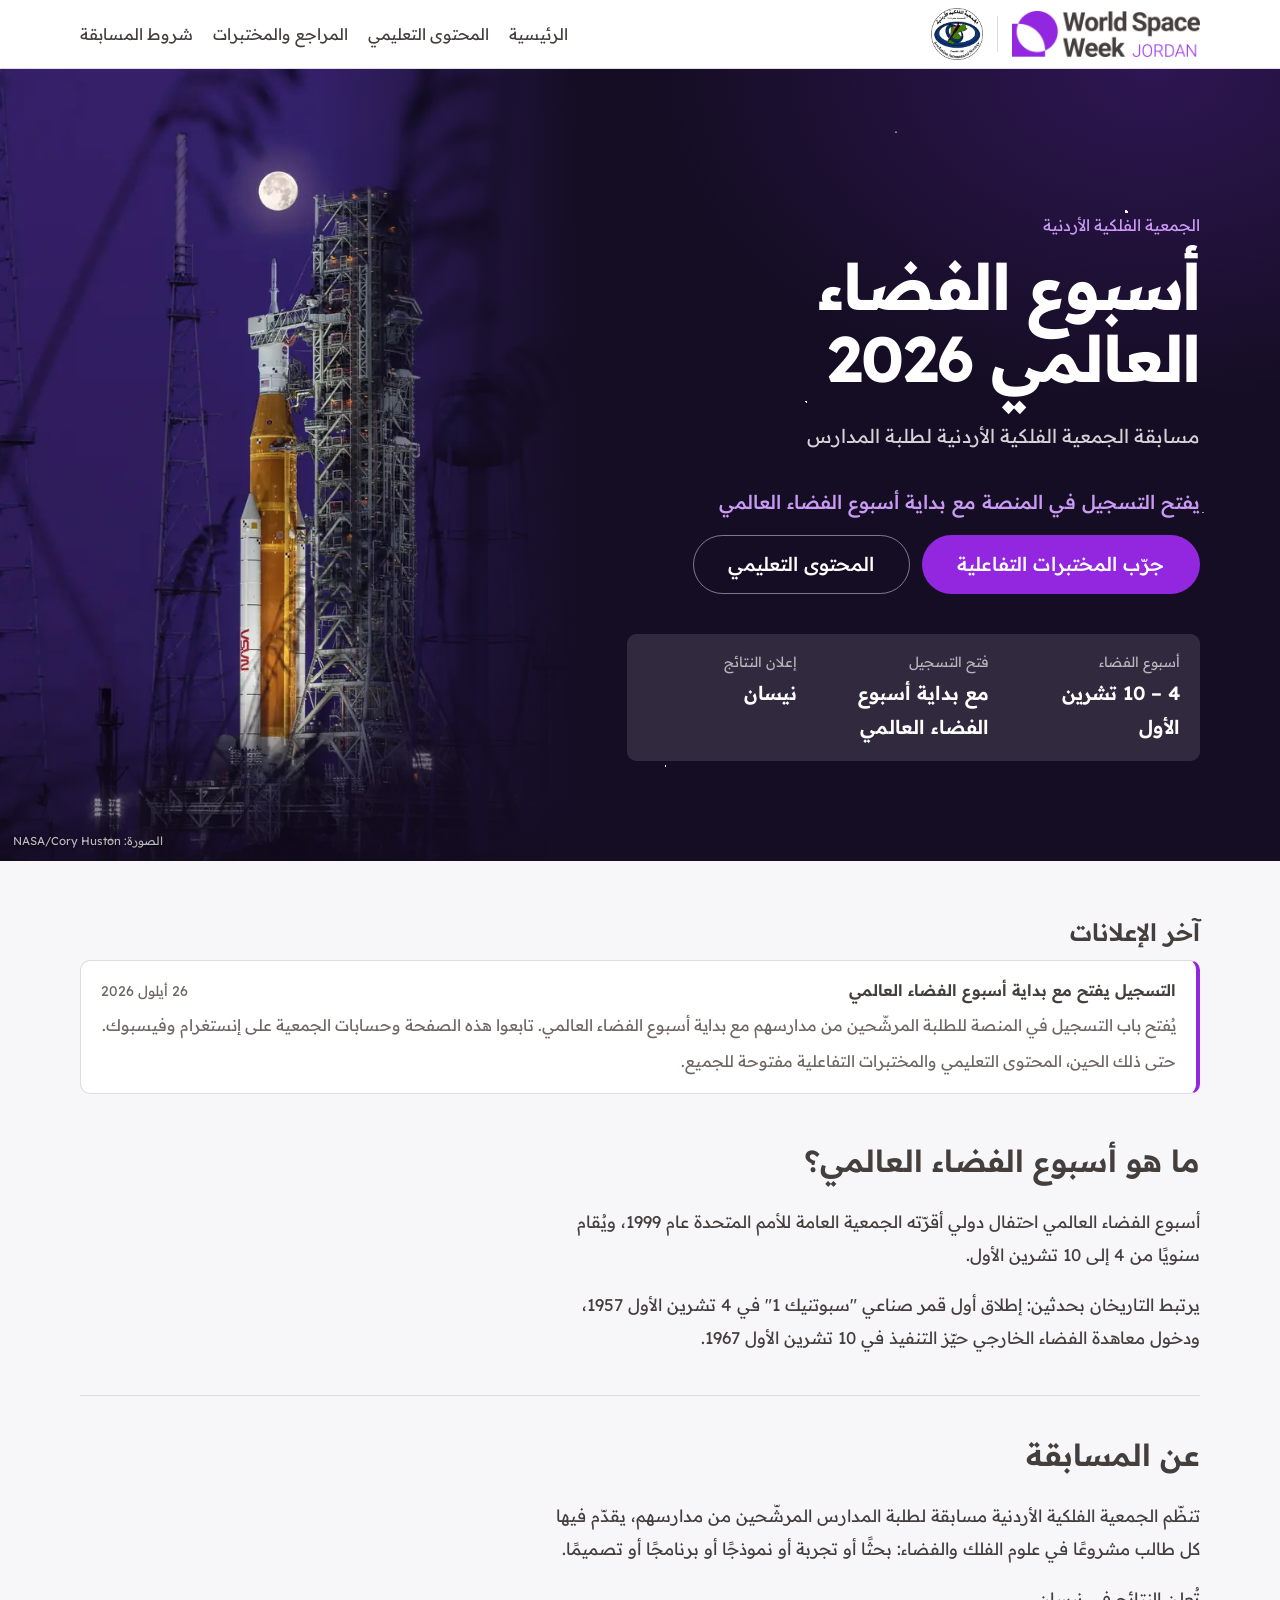
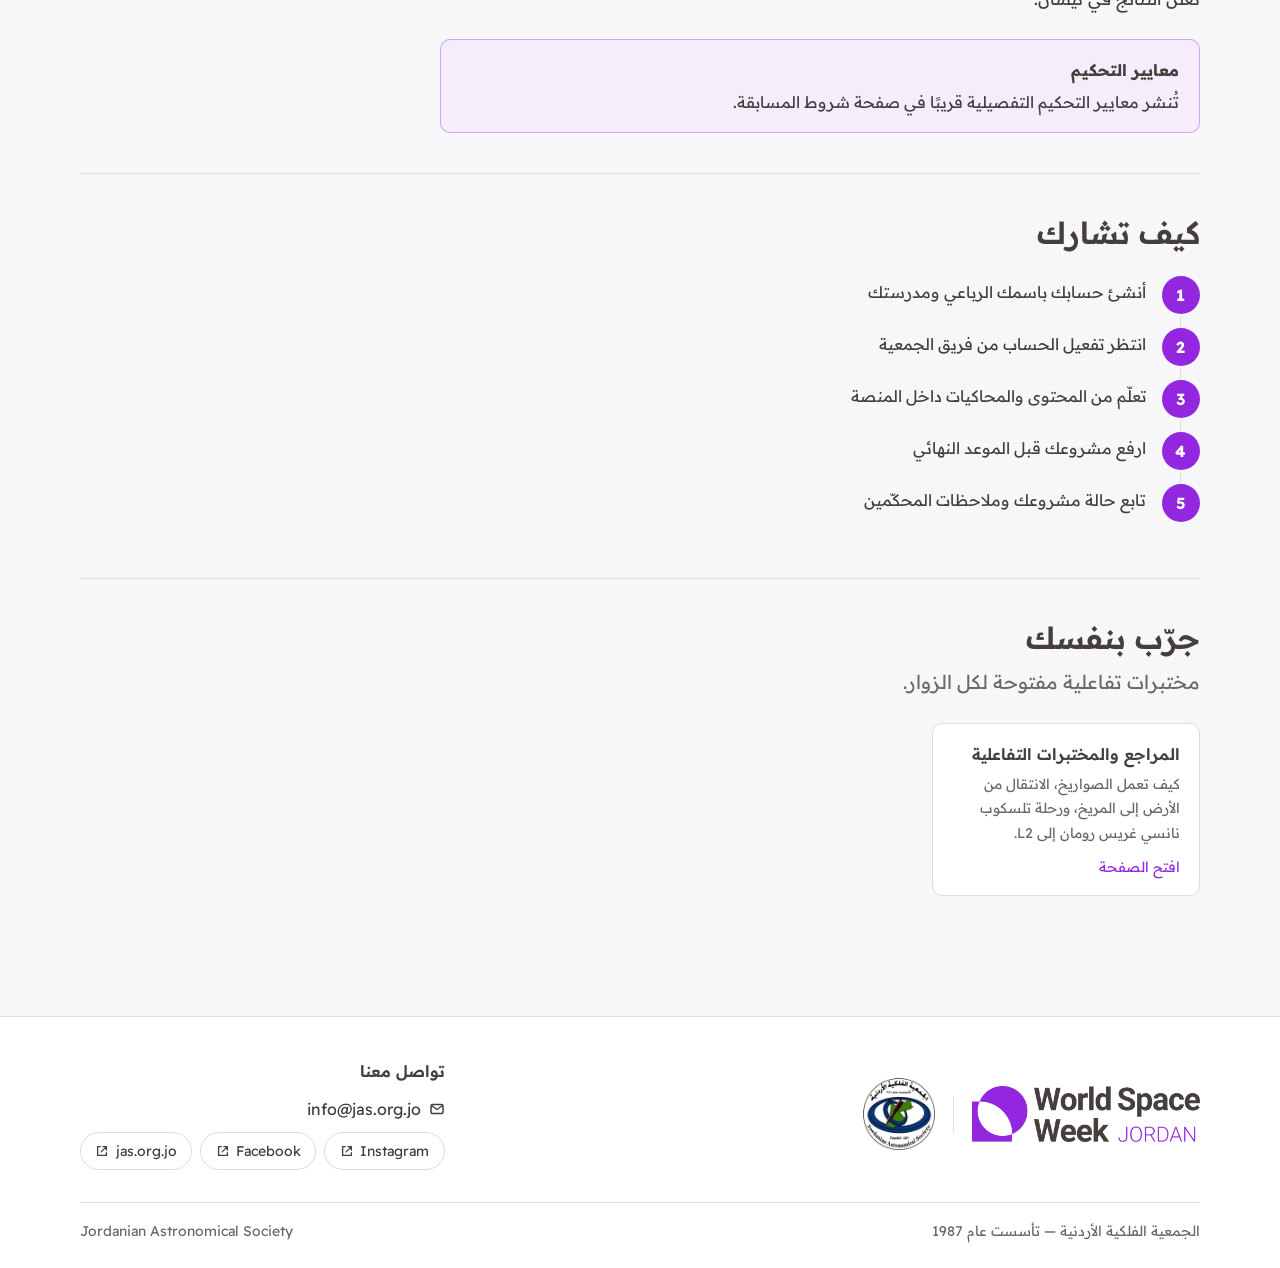
<file: index.html>
<!doctype html>
<html lang="ar" dir="rtl">
<head>
  <meta charset="utf-8">
  <meta name="viewport" content="width=device-width, initial-scale=1, viewport-fit=cover">
  <title>أسبوع الفضاء العالمي — الأردن</title>
  <meta name="description" content="منصة مسابقة أسبوع الفضاء العالمي لطلبة المدارس — الجمعية الفلكية الأردنية">
  <meta name="theme-color" content="#FFFFFF" media="(prefers-color-scheme: light)">
  <meta name="theme-color" content="#1B1330" media="(prefers-color-scheme: dark)">
  <link rel="icon" type="image/png" href="assets/img/favicon-64.png">
  <link rel="apple-touch-icon" href="assets/img/apple-touch-icon.png">
  <link rel="preconnect" href="https://fonts.googleapis.com">
  <link rel="preconnect" href="https://fonts.gstatic.com" crossorigin>
  <link href="https://fonts.googleapis.com/css2?family=Readex+Pro:wght@300;400;500;600;700&display=swap" rel="stylesheet">
  <link rel="stylesheet" href="assets/css/styles.css?v=10">
</head>
<body>
  <div id="app"><div class="loading" role="status"><span class="orbit-spinner" aria-hidden="true"></span><span>جارٍ التحميل…</span></div></div>
  <noscript><p style="padding:2rem;text-align:center">هذه المنصة تحتاج إلى تفعيل JavaScript.</p></noscript>

  <!-- عند رفع أي تحديث: غيّر رقم ?v= في كل الأسطر (10 ← 11 ...) حتى يجلب المتصفح الملفات الجديدة -->
  <!-- ترتيب التحميل مهم: الإعدادات ← الأدوات ← المكوّنات ← البيانات ← الصفحات ← التشغيل -->
  <script src="assets/js/config.js?v=10"></script>
  <script src="assets/js/ui.js?v=10"></script>
  <script src="assets/js/texts.js?v=10"></script>
  <script src="assets/js/components.js?v=10"></script>
  <script src="assets/js/mock-data.js?v=10"></script>
  <script src="assets/js/api.js?v=10"></script>
  <script src="assets/js/app.js?v=10"></script>
  <script src="assets/js/views/public.js?v=10"></script>
  <script src="assets/js/views/student.js?v=10"></script>
  <script src="assets/js/views/admin.js?v=10"></script>
  <script>WSW.start();</script>
</body>
</html>
</file>
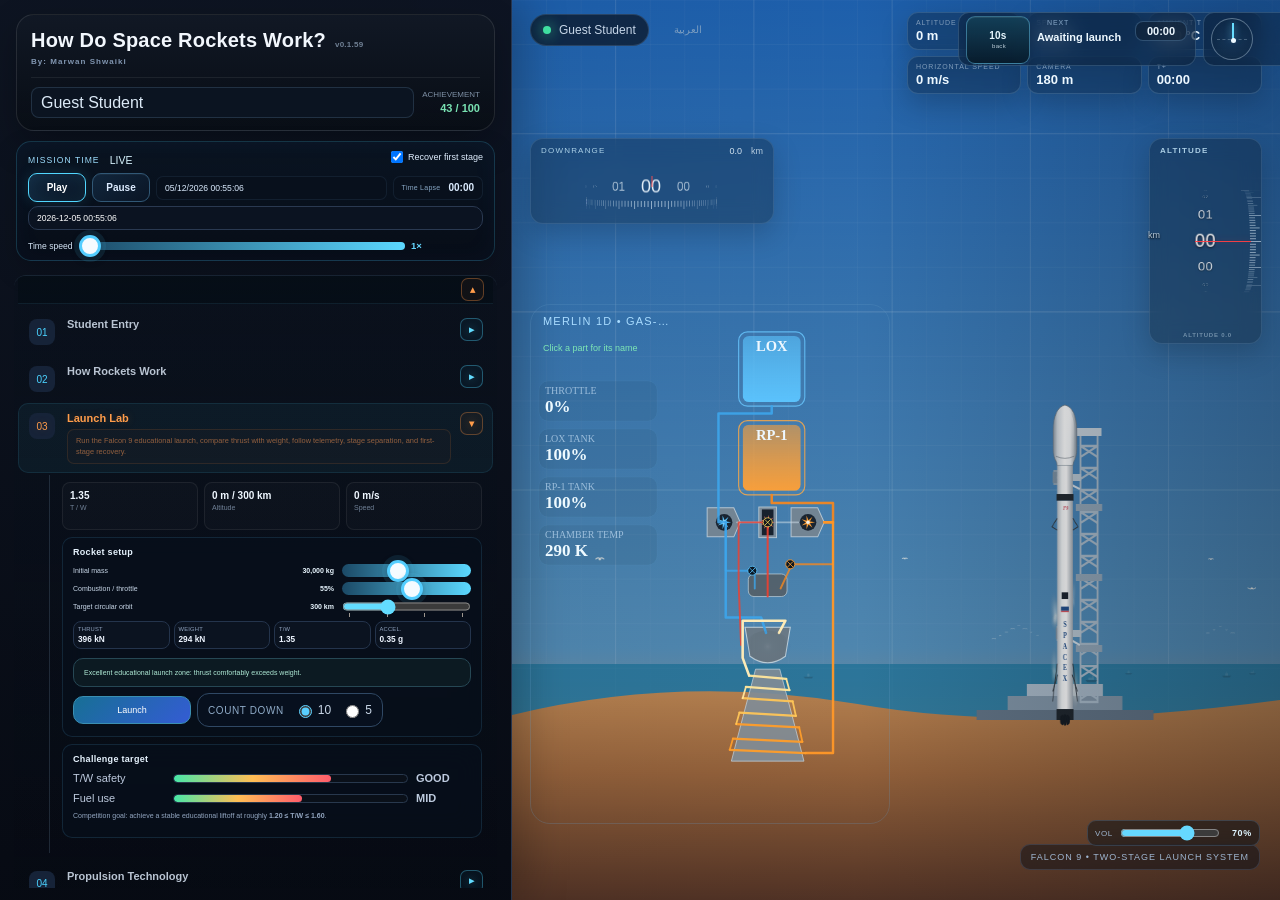
<file: labs/rockets/index.html>
<!DOCTYPE html>
<html lang="en" dir="ltr">
<head>
<meta charset="UTF-8" />
<meta name="viewport" content="width=device-width, initial-scale=1.0" />
<title>How Do Space Rockets Work? — v0.1.99</title>
<style>
  :root{
    --bg:#070b14; --panel:#0f1624; --panel2:#131d2f; --line:#26344d;
    --text:#eef5ff; --muted:#93a6c1; --cyan:#4bd3ff; --blue:#608dff;
    --green:#42e7a6; --amber:#ffbe55; --red:#ff5d6c; --violet:#b083ff;
    --glass:rgba(15,22,36,.82); --shadow:0 16px 45px rgba(0,0,0,.35);
  }
  *{box-sizing:border-box}
  html,body{height:100%; margin:0; background:radial-gradient(circle at 70% 0%,#101e37 0,#070b14 42%,#04070d 100%); color:var(--text); font-family:Inter,Segoe UI,Arial,sans-serif; overflow:hidden}
  button,input,select{font:inherit}
  .app{height:100vh; display:grid; grid-template-columns:290px minmax(0,1fr)}
  .sidebar{position:relative; z-index:4; border-right:1px solid var(--line); background:linear-gradient(180deg,rgba(14,21,35,.96),rgba(7,11,20,.96)); padding:18px 14px; display:flex; flex-direction:column; gap:14px; box-shadow:12px 0 40px rgba(0,0,0,.25)}
  .brand{padding:8px 8px 12px}
  .brand h1{font-size:22px; margin:0; letter-spacing:.2px}
  .brand h2{font-size:13px; color:var(--cyan); margin:5px 0 0; font-weight:700; letter-spacing:1.3px}
  .brand p{font-size:11px; color:var(--muted); margin:7px 0 0; line-height:1.45}
  .tabs{display:grid; gap:7px; overflow:auto; padding-right:2px; min-height:0; flex:1}
  .tab{border:1px solid transparent; background:transparent; color:#bdcbe0; text-align:left; padding:11px 12px; border-radius:12px; cursor:pointer; transition:.18s; display:flex; gap:10px; align-items:center}
  .tab:hover{background:#121d2f; color:white}
  .tab.active{background:linear-gradient(90deg,rgba(75,211,255,.16),rgba(96,141,255,.09)); border-color:#2b5069; color:white}
  .tab .ico{width:25px;height:25px;border-radius:8px;display:grid;place-items:center;background:#162338;color:var(--cyan);font-size:13px}
  .sidebarFooter{margin-top:auto; border-top:1px solid var(--line); padding:12px 8px 0; color:var(--muted); font-size:11px; line-height:1.5}
  .main{position:relative; overflow:hidden}
  #spaceCanvas{position:absolute; inset:0; width:100%; height:100%; display:block}
  .shade{position:absolute; inset:0; pointer-events:none; background:linear-gradient(90deg,rgba(4,7,13,.08),rgba(4,7,13,.05) 45%,rgba(4,7,13,.28));}
  .topbar{position:absolute; top:14px; left:18px; right:18px; display:flex; justify-content:space-between; gap:12px; z-index:3; pointer-events:none}
  .pill{pointer-events:auto; display:flex; align-items:center; gap:8px; background:rgba(9,15,26,.68); border:1px solid rgba(108,139,180,.28); backdrop-filter:blur(12px); border-radius:999px; padding:8px 12px; color:#c7d6e8; font-size:12px}
  .dot{width:8px;height:8px;border-radius:50%; background:var(--green); box-shadow:0 0 14px var(--green)}
  .langBtn{cursor:pointer; color:white; border:none}
  .content{position:absolute; z-index:2; top:72px; left:22px; bottom:22px; width:min(560px,47vw); overflow:auto; padding-right:8px; scrollbar-width:thin}
  .section{display:none; animation:fade .2s ease}
  .section.active{display:block}
  @keyframes fade{from{opacity:0;transform:translateY(5px)}to{opacity:1;transform:none}}
  .heroTitle{font-size:34px; line-height:1.05; margin:0 0 8px; max-width:520px}
  .lead{color:#b7c7db; line-height:1.65; font-size:14px; margin:0 0 18px}
  .card{background:var(--glass); border:1px solid rgba(100,132,174,.29); backdrop-filter:blur(13px); border-radius:18px; padding:16px; box-shadow:var(--shadow); margin-bottom:12px}
  .card h3{margin:0 0 11px; font-size:15px; letter-spacing:.3px}
  .card h4{margin:0 0 7px; font-size:13px}
  .small{font-size:12px;color:var(--muted);line-height:1.55}
  .grid2{display:grid; grid-template-columns:1fr 1fr; gap:10px}
  .grid3{display:grid; grid-template-columns:repeat(3,1fr); gap:10px}
  label{display:block; color:#c9d7e8; font-size:12px; margin-bottom:6px}
  input[type=text],input[type=email],input[type=tel],select{width:100%; padding:10px 11px; border-radius:10px; border:1px solid #2a3951; background:#0b1321; color:white; outline:none}
  input:focus,select:focus{border-color:#3c84a8; box-shadow:0 0 0 3px rgba(75,211,255,.08)}
  input[type=range]{width:100%; accent-color:#59cfff}
  .btnrow{display:flex;flex-wrap:wrap;gap:8px;margin-top:10px}
  .btn{border:1px solid #31506c; background:#12243a; color:white; padding:9px 12px; border-radius:10px; cursor:pointer; transition:.16s}
  .btn:hover{transform:translateY(-1px);border-color:#4c89ad}
  .btn.primary{background:linear-gradient(135deg,#176f95,#345cd4); border-color:#3b8fb2}
  .btn.danger{background:#3a1520;border-color:#73303d}
  .btn:disabled{opacity:.45;cursor:not-allowed;transform:none}
  .status{margin-top:9px; padding:9px 10px; border-radius:10px; font-size:12px; background:#0c1a22; border:1px solid #264754;color:#aee9d5}
  .privacy{border-left:3px solid var(--amber); padding:9px 10px; background:rgba(255,190,85,.07); border-radius:8px; color:#d9c7a4; font-size:11px; line-height:1.5}
  .metricGrid{display:grid;grid-template-columns:repeat(4,1fr);gap:8px}
  .metric{padding:10px;border-radius:12px;background:#0b1320;border:1px solid #24344c}
  .metric .v{font-size:18px;font-weight:800;margin-top:2px}
  .metric .k{font-size:10px;color:var(--muted);text-transform:uppercase;letter-spacing:.7px}
  .equation{font-family:Cambria Math,STIX Two Math,serif; font-size:22px; text-align:center; background:#08101c; border:1px solid #253750; border-radius:14px; padding:13px; margin:10px 0}
  .concept{display:grid;grid-template-columns:42px 1fr;gap:10px;align-items:start;margin:10px 0}
  .concept .num{width:36px;height:36px;border-radius:50%;display:grid;place-items:center;background:#122a3d;color:var(--cyan);font-weight:800}
  .bars{display:grid;gap:8px;margin-top:8px}
  .barline{display:grid;grid-template-columns:92px 1fr 55px;gap:8px;align-items:center;font-size:11px;color:#bdcade}
  .bar{height:9px;border-radius:999px;background:#0a1019;border:1px solid #28384d;overflow:hidden}.bar>i{display:block;height:100%;width:30%;background:linear-gradient(90deg,#48e7a8,#ffbe55,#ff5d6c);border-radius:999px}
  .twCard{padding:12px;border-radius:14px;border:1px solid #2a3b54;background:linear-gradient(160deg,#0b1422,#101c2f);cursor:pointer;transition:.18s;position:relative;overflow:hidden}
  .twCard:hover{border-color:#476685;transform:translateY(-1px)}
  .twCard.selected{border-color:#53c9ff;box-shadow:0 0 0 2px rgba(83,201,255,.08) inset}
  .twCard .tag{font-size:9px;padding:4px 6px;border-radius:999px;background:#182942;color:#9fdcff;display:inline-block;margin-bottom:6px;text-transform:uppercase;letter-spacing:.5px}
  .twCard h4{font-size:13px;margin:0 0 5px}.twCard p{font-size:10.5px;color:#99abc3;margin:0;line-height:1.45}
  .warningTag{color:#ffd483!important}
  .techgrid{display:grid;grid-template-columns:1fr 1fr;gap:8px}
  .techgrid .twCard:last-child{grid-column:1/-1}
  .scoreRing{width:92px;height:92px;border-radius:50%;display:grid;place-items:center;background:conic-gradient(var(--green) 0deg,#162033 0);position:relative;margin:auto}
  .scoreRing:after{content:"";position:absolute;width:70px;height:70px;border-radius:50%;background:#0b1320}.scoreRing span{position:relative;z-index:1;font-size:20px;font-weight:800}
  .callout{padding:11px;border:1px solid #34465f;border-radius:12px;background:rgba(12,20,33,.82);font-size:12px;line-height:1.55;color:#c6d4e7}
  .green{color:var(--green)} .amber{color:var(--amber)} .red{color:var(--red)} .cyan{color:var(--cyan)}
  .checkline{display:flex;align-items:flex-start;gap:8px;margin:8px 0;font-size:12px;color:#c5d2e4}.checkline input{margin-top:2px;accent-color:#55cfff}
  .q{padding:12px;border-radius:12px;background:#0a1320;border:1px solid #28384d;margin-bottom:9px}.q strong{display:block;font-size:12px;margin-bottom:8px}.q label{display:flex;align-items:flex-start;gap:7px;margin:5px 0;color:#bfcde0}.q input{accent-color:#58cfff}
  .table{width:100%;border-collapse:collapse;font-size:11px}.table th,.table td{padding:8px;border-bottom:1px solid #26354b;text-align:left}.table th{color:#8da4c0;font-size:10px;text-transform:uppercase}.table td{color:#d8e4f1}
  .missionLine{height:2px;background:linear-gradient(90deg,#426eff,#48d7ff,#4ce5a5);margin:10px 0;border-radius:99px;position:relative}.missionLine i{position:absolute;left:35%;top:50%;width:12px;height:12px;border-radius:50%;background:white;transform:translate(-50%,-50%);box-shadow:0 0 15px #60d8ff}
  .toast{position:fixed;right:22px;bottom:22px;z-index:20;background:#0e1b2c;border:1px solid #355270;color:white;padding:11px 14px;border-radius:12px;box-shadow:var(--shadow);opacity:0;transform:translateY(10px);pointer-events:none;transition:.2s}.toast.show{opacity:1;transform:none}
  @media(max-width:960px){.app{grid-template-columns:230px 1fr}.content{width:min(520px,65vw)}.metricGrid{grid-template-columns:1fr 1fr}.heroTitle{font-size:28px}}
  @media(max-width:720px){html,body{overflow:auto}.app{display:block;height:auto;min-height:100vh}.sidebar{position:sticky;top:0;height:auto;padding:8px;z-index:20}.brand{display:none}.tabs{display:flex;overflow:auto}.tab{min-width:max-content;padding:8px}.tab span:last-child{display:none}.sidebarFooter{display:none}.main{height:calc(100vh - 64px);min-height:720px}.content{left:10px;right:10px;width:auto}.topbar{left:10px;right:10px}.grid2,.grid3,.techgrid{grid-template-columns:1fr}.techgrid .twCard:last-child{grid-column:auto}}

  /* ===== v2 CINEMATIC + LEARNING LAB ===== */
  .brand{padding-bottom:5px}
  .brand h2.byline{font-size:8px!important;letter-spacing:1.15px;color:#8ba5c8;margin-top:5px;text-transform:none;font-weight:600}
  .timeBox{margin:0 4px 4px;padding:10px;border-radius:15px;border:1px solid rgba(75,211,255,.2);background:linear-gradient(145deg,rgba(12,24,41,.92),rgba(10,15,28,.84));box-shadow:inset 0 0 26px rgba(65,137,255,.04),0 10px 26px rgba(0,0,0,.18)}
  .timeBoxHead{display:flex;justify-content:space-between;align-items:center;margin-bottom:7px;color:#9edfff;font-size:9px;letter-spacing:1.35px;text-transform:uppercase}
  .timeBox input[type=datetime-local]{width:100%;padding:7px 8px;border-radius:9px;border:1px solid #293e59;background:#08101c;color:#dcecff;font-size:10px;color-scheme:dark}
  .timeBtns{display:grid;grid-template-columns:1fr 1fr;gap:6px;margin-top:7px}
  .spaceBtn{position:relative;overflow:hidden;border:1px solid #315876;background:linear-gradient(145deg,#11263c,#0a1525);color:#ddecff;padding:7px 8px;border-radius:9px;font-size:10px;cursor:pointer;box-shadow:inset 0 1px rgba(255,255,255,.04)}
  .spaceBtn.active{border-color:#51d7ff;color:white;box-shadow:0 0 14px rgba(75,211,255,.15),inset 0 0 18px rgba(75,211,255,.08)}
  .timeSpeedRow{margin-top:8px}.timeSpeedRow label{display:flex;justify-content:space-between;margin-bottom:4px;font-size:9px}.timeSpeedRow b{color:#66d8ff}
  .recoverLine{display:flex;align-items:center;gap:7px;margin-top:8px;padding-top:8px;border-top:1px solid rgba(70,100,140,.22);font-size:9px;color:#c1d1e5}.recoverLine input{accent-color:#58d8ff}
  .sceneBadge{position:absolute;right:22px;top:74px;z-index:2;padding:7px 10px;border:1px solid rgba(108,139,180,.24);background:rgba(5,12,22,.46);backdrop-filter:blur(9px);border-radius:10px;color:#9fb6d1;font-size:9px;letter-spacing:1px;pointer-events:none}
  .lessonCard{cursor:pointer;transition:.18s;border-color:rgba(100,132,174,.26)}
  .lessonCard:hover{transform:translateX(3px);border-color:#3e7798}.lessonCard.selected{border-color:#4bd3ff;box-shadow:inset 3px 0 0 #4bd3ff,0 0 25px rgba(75,211,255,.06)}
  .lessonCard .lessonHint{display:inline-flex;margin-top:7px;padding:4px 7px;border-radius:999px;background:#0b2132;color:#83dfff;font-size:9px;letter-spacing:.4px}
  .main.learnMode .content{width:min(420px,36vw)}
  .lessonSimPanel{display:none;position:absolute;z-index:2;right:22px;top:78px;bottom:24px;width:min(48vw,680px);border:1px solid rgba(86,130,174,.32);background:linear-gradient(160deg,rgba(7,15,27,.90),rgba(12,24,41,.76));backdrop-filter:blur(16px);border-radius:22px;box-shadow:0 22px 60px rgba(0,0,0,.32);overflow:hidden}
  .main.learnMode .lessonSimPanel{display:grid;grid-template-rows:auto minmax(230px,1fr) auto}
  .lessonSimHeader{padding:15px 17px 8px}.lessonSimHeader .eyebrow{font-size:9px;letter-spacing:1.4px;color:#72dfff;text-transform:uppercase}.lessonSimHeader h3{margin:5px 0 0;font-size:20px}.lessonSimHeader p{margin:5px 0 0;color:#9fb0c7;font-size:11px;line-height:1.45}
  #lessonCanvas{width:100%;height:100%;display:block;min-height:240px}
  .lessonControls{padding:12px 16px 15px;border-top:1px solid rgba(80,112,151,.24);background:rgba(5,11,20,.48)}
  .lessonEq{display:flex;justify-content:center;align-items:baseline;gap:6px;flex-wrap:wrap;font-family:Cambria Math,serif;font-size:25px;margin:2px 0 11px;color:#f1f7ff}
  .eqVar{display:inline-block;color:#68ddff;transform-origin:center;transition:transform .12s ease,color .12s ease;text-shadow:0 0 12px rgba(75,211,255,.2)}
  .eqFixed{color:#93a7c1;font-size:.72em}.eqResult{color:#54e4a6}
  .simSliders{display:grid;grid-template-columns:1fr 1fr;gap:10px}.simCtrl{padding:9px;border:1px solid #263a55;background:#091422;border-radius:12px}.simCtrl label{display:flex;justify-content:space-between;font-size:10px}.simCtrl b{color:#dff5ff}
  .lessonReadout{display:grid;grid-template-columns:repeat(3,1fr);gap:7px;margin-top:9px}.lessonReadout .metric{padding:8px}.lessonReadout .metric .v{font-size:14px}
  .learnCallout{font-size:10px;color:#9fb4cb;text-align:center;margin-top:7px;min-height:15px}
  @media(max-width:1050px){.lessonSimPanel{width:45vw}.main.learnMode .content{width:44vw}.simSliders{grid-template-columns:1fr}}
  @media(max-width:820px){.lessonSimPanel{display:none!important}.main.learnMode .content{width:auto}.timeBox{display:none}.sceneBadge{display:none}}


  /* ===== v3 FALCON VISIBILITY + ENGINE CONCEPT LAB ===== */
  input[type=range].smoothRange,
  .simCtrl input[type=range],
  .timeSpeedRow input[type=range],
  #massSlider,#throttleSlider,#mixSlider{
    appearance:none;-webkit-appearance:none;height:8px;border-radius:999px;
    background:linear-gradient(90deg,#1b4966,#5bd8ff);outline:none;cursor:pointer;
    touch-action:none;
  }
  input[type=range].smoothRange::-webkit-slider-thumb,
  .simCtrl input[type=range]::-webkit-slider-thumb,
  .timeSpeedRow input[type=range]::-webkit-slider-thumb,
  #massSlider::-webkit-slider-thumb,#throttleSlider::-webkit-slider-thumb,#mixSlider::-webkit-slider-thumb{
    -webkit-appearance:none;width:22px;height:22px;border-radius:50%;background:#f5fbff;
    border:3px solid #54ceff;box-shadow:0 0 0 5px rgba(84,206,255,.10),0 2px 8px rgba(0,0,0,.35)
  }
  input[type=range].smoothRange::-moz-range-thumb,
  .simCtrl input[type=range]::-moz-range-thumb,
  .timeSpeedRow input[type=range]::-moz-range-thumb,
  #massSlider::-moz-range-thumb,#throttleSlider::-moz-range-thumb,#mixSlider::-moz-range-thumb{
    width:18px;height:18px;border-radius:50%;background:#f5fbff;border:3px solid #54ceff
  }
  .lessonSimHeader h3{font-size:24px;line-height:1.15}
  .lessonSimHeader p{font-size:13px;line-height:1.55;max-width:94%}
  .lessonEq{font-size:32px;min-height:46px;margin:4px 0 13px}
  .simCtrl{padding:11px 12px}
  .simCtrl label{font-size:13px;margin-bottom:9px;gap:12px}
  .simCtrl b{font-size:13px}
  .lessonReadout .metric .k{font-size:10px}.lessonReadout .metric .v{font-size:16px}
  .learnCallout{font-size:12px;line-height:1.5;min-height:36px;margin-top:9px}
  .engineToolbar{display:flex;align-items:center;gap:8px;flex-wrap:wrap;margin-bottom:9px;padding:9px;border-radius:12px;background:#07111d;border:1px solid #263a53}
  .engineToolbar .fuelMini{margin-right:auto;font-size:11px;color:#a7bdd4;line-height:1.35}
  .engineToolbar .fuelMini b{color:#eaf7ff}
  .engineBtn{border:1px solid #315a76;background:linear-gradient(145deg,#11283e,#0a1727);color:#e8f5ff;padding:8px 10px;border-radius:10px;cursor:pointer;font-size:11px}
  .engineBtn.on{border-color:#4ce2a6;color:#7ff0c0;box-shadow:0 0 14px rgba(76,226,166,.12)}
  .engineBtn.refill{border-color:#3f79a1;color:#8ce4ff}
  .lessonSafety{font-size:10px;color:#718ba7;margin-left:auto}
  .main:not(.learnMode) #spaceCanvas{opacity:1}
  .main.learnMode #spaceCanvas{opacity:.42;filter:saturate(.72) brightness(.62)}



  /* ===== v4 LAUNCH REALISM + RECOVERY ===== */
  .sceneBadge{top:auto!important;bottom:30px!important;right:20px!important}
  .volumeControl{position:absolute;right:20px;bottom:54px;z-index:8;display:flex;align-items:center;gap:7px;padding:4px 7px;border-radius:9px;background:rgba(4,11,19,.48);border:1px solid rgba(100,145,185,.28);backdrop-filter:blur(8px);pointer-events:auto;color:#9fb6d1;font-size:8px;letter-spacing:.7px}
  .volumeControl input[type=range]{width:100px;margin:0;accent-color:#66d8ff}
  .volumeControl b{font-size:9px;color:#dff5ff;min-width:25px;text-align:right}
  .studentStack{display:flex;flex-direction:row;align-items:center;gap:25px;pointer-events:auto}
  .studentStack .pill{cursor:pointer}
  .langMini{border:0;background:transparent;color:#86a4c3;font-size:10px;line-height:1;padding:1px 0;cursor:pointer;opacity:.9;white-space:nowrap}
  .langMini:hover{color:#dff5ff}
  .launchTelemetry{display:none;position:absolute;right:18px;top:12px;z-index:5;grid-template-columns:repeat(4,minmax(92px,1fr));gap:7px;pointer-events:none}
  .launchTelemetry.show{display:grid}
  .teleBox{min-width:92px;background:rgba(5,12,21,.30);border:1px solid rgba(102,145,184,.32);backdrop-filter:blur(10px);border-radius:11px;padding:8px 10px;box-shadow:0 10px 28px rgba(0,0,0,.2)}
  .teleBox .k{font-size:8px;letter-spacing:.9px;color:#7f9bb9;text-transform:uppercase}.teleBox .v{font-size:15px;font-weight:800;color:#edf8ff;margin-top:2px}
  .launchCountdown{display:none;position:absolute;inset:0;z-index:8;place-items:center;pointer-events:none;background:radial-gradient(circle at center,rgba(2,7,13,.06),rgba(2,7,13,.0) 44%)}
  .launchCountdown.show{display:grid}.launchCountdown .num{font-size:clamp(92px,16vw,190px);font-weight:900;letter-spacing:-8px;color:#f7fbff;text-shadow:0 0 22px rgba(113,211,255,.75),0 0 80px rgba(40,140,255,.3)}
  .launchCountdown .cap{display:block;text-align:center;font-size:12px;letter-spacing:3px;color:#9ddfff;margin-top:-20px}
  .recoveryWindow{display:none;position:absolute;left:18px;right:auto;bottom:76px;width:min(360px,34vw);height:min(432px,48vh);z-index:7;border-radius:20px;overflow:hidden;border:1px solid rgba(102,156,198,.45);background:rgba(3,9,17,.88);box-shadow:0 20px 50px rgba(0,0,0,.48);backdrop-filter:blur(12px);pointer-events:none}
  .recoveryWindow.show{display:block}.recoveryWindow canvas{width:100%;height:100%;display:block}.recoveryTitle{position:absolute;right:14px;top:12px;font-size:10px;letter-spacing:1.3px;color:#a9dcff;z-index:2;text-align:right}.recoveryStatus{position:absolute;right:14px;top:28px;font-size:10px;color:#70e7b5;z-index:2;text-align:right}
  .missionElapsed{display:flex;justify-content:space-between;align-items:center;margin-top:7px;padding-top:7px;border-top:1px solid rgba(80,110,145,.23);font-size:9px;color:#95aac2}.missionElapsed b{font-size:13px;color:#e9f8ff;letter-spacing:.6px}
  .tab.regHidden{display:none!important}
  .studentModal{display:none;position:fixed;inset:0;z-index:40;background:rgba(2,6,12,.62);backdrop-filter:blur(8px);place-items:center;padding:20px}.studentModal.show{display:grid}
  .studentModalCard{width:min(430px,92vw);background:linear-gradient(155deg,#101b2b,#09111e);border:1px solid #304963;border-radius:20px;padding:18px;box-shadow:0 24px 70px rgba(0,0,0,.52)}
  .studentModalCard h3{margin:0 0 12px;font-size:20px}.studentInfoGrid{display:grid;grid-template-columns:1fr 1fr;gap:8px}.studentInfoGrid div{background:#081321;border:1px solid #24374d;border-radius:11px;padding:9px}.studentInfoGrid small{display:block;color:#7f96b0;font-size:9px;text-transform:uppercase;letter-spacing:.7px;margin-bottom:3px}.studentInfoGrid b{font-size:12px;color:#eef7ff;word-break:break-word}
  .launchGridLabel{font:600 10px Segoe UI,Arial,sans-serif}
  .countdownChoice{display:flex;flex-direction:row;align-items:center;justify-content:center;gap:10px;padding:6px 10px;border:1px solid #2f4864;border-radius:12px;background:rgba(8,18,31,.82);min-width:168px;height:34px;box-sizing:border-box}
  .countdownChoice small{color:#8fabc8;font-size:10px;letter-spacing:.6px;text-transform:uppercase;white-space:nowrap}
  .countdownOptions{display:flex;align-items:center;gap:10px;color:#ddecff;font-size:12px}.countdownOptions label{display:flex;align-items:center;gap:3px;margin:0;cursor:pointer}.countdownOptions input{accent-color:#59cfff}
  .main.launchMode .content{width:min(432px,38vw)}
  .main.launchMode .heroTitle{font-size:30px;margin-bottom:5px}
  .main.launchMode .lead{font-size:10px;line-height:1.24;margin-bottom:6px}
  .main.launchMode .card{padding:10px 11px;margin-bottom:7px}
  .main.launchMode .card h3{margin-bottom:8px}
  .main.launchMode .metricGrid{gap:5px}
  .main.launchMode .metric{padding:5px 7px;border-radius:9px}
  .main.launchMode .metric .v{font-size:12px}
  .main.launchMode .metric .k{font-size:7px}
  .launchSliderRow{display:grid;grid-template-columns:minmax(220px,1fr) 92px;gap:7px;align-items:center;margin:5px 0}
  .launchSliderRow label{margin:0;font-size:10px;line-height:1;display:flex;align-items:center;justify-content:space-between;gap:6px;white-space:nowrap}.launchSliderRow label b{display:inline;color:#e9f6ff;font-size:10px;margin:0;min-width:64px;text-align:right}
  .launchSliderRow input[type=range]{margin:0;width:92px;min-width:0}

  .flightAssist{display:none;position:absolute;top:12px;left:min(446px,38vw);z-index:5;height:54px;gap:7px;align-items:stretch;pointer-events:none}
  .main.launchMode .flightAssist{display:flex}

  .orbitTargetRow input[type=range]{accent-color:#63dcff}
  .launchProfileBox{margin-top:8px;padding:8px 10px;border:1px solid rgba(84,215,255,.16);border-radius:10px;background:rgba(5,17,29,.44)}
  .launchProfileBox .profileTitle{display:flex;align-items:center;gap:7px;color:#ccefff;font-size:9px;font-weight:750;line-height:1.25}
  .launchProfileBox .profileTitle:before{content:"";width:7px;height:7px;border-radius:50%;background:#62dfff;box-shadow:0 0 10px rgba(98,223,255,.65);flex:0 0 auto}
  .launchProfileBox .profileDetail{margin-top:4px;color:#7f93aa;font-size:8px;line-height:1.35}
  #orbitTargetSlider:disabled{opacity:.48;cursor:not-allowed}
  .nextEventBox{position:relative;width:208px;height:54px;background:rgba(5,12,21,.31);border:1px solid rgba(102,145,184,.32);backdrop-filter:blur(10px);border-radius:11px;padding:6px 9px;overflow:hidden;box-sizing:border-box}
  .nextEventBox .k,.pitchBox .k{font-size:7px;letter-spacing:.9px;color:#87a6c6;text-transform:uppercase}
  .nextEventBox .v{font-size:11px;font-weight:700;color:#edf8ff;margin-top:5px;max-width:126px;line-height:1.12;white-space:normal;overflow:hidden;text-overflow:ellipsis}
  .nextEventBox .t{position:absolute;right:8px;top:8px;min-width:52px;padding:3px 6px;border-radius:8px;background:rgba(16,30,49,.55);border:1px solid rgba(110,160,210,.34);font-size:11px;font-weight:800;color:#eef8ff;text-align:center}
  .pitchBox{width:132px;height:54px;background:rgba(5,12,21,.31);border:1px solid rgba(102,145,184,.32);backdrop-filter:blur(10px);border-radius:11px;padding:5px 7px;display:grid;grid-template-columns:43px 1fr;align-items:center;gap:4px;box-sizing:border-box}
  .pitchGauge{position:relative;width:42px;height:42px;border-radius:50%;border:1px solid rgba(188,211,230,.44);background:radial-gradient(circle,rgba(65,105,137,.16),rgba(5,12,21,.18));overflow:hidden}
  .pitchGauge:before{content:'';position:absolute;left:5px;right:5px;top:20px;border-top:1px dashed rgba(186,207,224,.32)}
  .pitchNeedle{position:absolute;width:2px;height:17px;background:#68ddff;left:20px;top:4px;transform-origin:50% 17px;box-shadow:0 0 7px rgba(104,221,255,.65)}
  .pitchDot{position:absolute;width:5px;height:5px;border-radius:50%;background:#eef9ff;left:18.5px;top:18.5px}
  .pitchVal{font-size:13px;font-weight:800;color:#eaf7ff}.pitchSub{display:none}
  @media(max-width:1180px){.flightAssist{top:72px;left:8px}.launchTelemetry{top:10px}.main.launchMode .content{width:min(405px,43vw)}}
  @media(max-width:900px){.flightAssist{top:108px;left:8px}.nextEventBox{width:170px}.pitchBox{width:120px}.main.launchMode .content{width:min(380px,50vw)}}

  .recoveryWindow.success{border-color:#57f2a8!important;box-shadow:0 0 0 2px rgba(87,242,168,.48) inset,0 0 34px rgba(65,255,157,.42),0 20px 50px rgba(0,0,0,.48);animation:landingSuccessFlash .72s ease-in-out 0s 3}
  @keyframes landingSuccessFlash{0%,100%{filter:brightness(1)}50%{filter:brightness(1.55)}}
  @media(max-width:980px){.launchTelemetry{grid-template-columns:repeat(2,minmax(88px,1fr));top:8px;right:8px}.recoveryWindow{width:min(320px,46vw);height:min(384px,52.8vh)}.main.launchMode .content{width:min(410px,48vw)}.launchSliderRow{grid-template-columns:minmax(175px,1fr) 92px}.launchSliderRow input[type=range]{width:92px}}
  @media(max-width:760px){.launchSliderRow{grid-template-columns:1fr}.launchSliderRow input[type=range]{width:100%}.launchSliderRow label{white-space:normal}.main.launchMode .content{width:auto}.recoveryWindow{width:min(300px,80vw);height:min(360px,43.2vh)}}


.enginePartTooltip{position:absolute;display:none;max-width:170px;padding:7px 8px;border-radius:10px;background:rgba(7,18,31,.92);border:1px solid rgba(110,184,226,.35);box-shadow:0 12px 24px rgba(0,0,0,.35);color:#e9f7ff;font-size:8px;line-height:1.35;z-index:7;pointer-events:none}
.enginePartTooltip.show{display:block}
.recoveryWindow{height:min(570px,64vh)!important}
.recoveryWindow:not(.recoveryActive) .recoveryTitle,.recoveryWindow:not(.recoveryActive) .recoveryStatus{left:12px!important;right:auto!important;text-align:left!important;max-width:132px;white-space:normal;line-height:1.2}
.recoveryWindow:not(.recoveryActive):after{content:''!important}
.recoveryWindow:not(.recoveryActive) .recoveryTitle{font-size:11px!important;letter-spacing:1.2px!important}
.recoveryWindow:not(.recoveryActive) .recoveryStatus{top:38px!important;font-size:9px!important;color:#7ee7b5!important}


/* v0.1.99 transparency refinements */
.recoveryWindow:not(.recoveryActive){
  background:transparent!important;
  backdrop-filter:none!important;
  box-shadow:none!important;
  border-color:rgba(102,156,198,.24)!important;
}
.recoveryWindow.recoveryActive{
  background:rgba(3,9,17,.34)!important;
  backdrop-filter:blur(6px)!important;
}

</style>

<style id="rocketV0198BackButtonStyle">
.nextEventBox{padding-left:78px!important}
.back10Btn{
  left:6px!important;top:6px!important;bottom:6px!important;
  width:64px!important;height:auto!important;min-height:0!important;
  padding:3px 5px!important;display:flex!important;flex-direction:column!important;
  align-items:center!important;justify-content:center!important;gap:2px!important;
  border-radius:9px!important;border:1px solid rgba(104,196,238,.48)!important;
  background:linear-gradient(180deg,rgba(20,65,88,.88),rgba(6,25,39,.86))!important;
  box-shadow:inset 0 1px 0 rgba(255,255,255,.08),0 4px 12px rgba(0,0,0,.20)!important;
  color:#e8f8ff!important;line-height:1!important
}
.back10Btn .backMain{display:block;font-size:10px!important;font-weight:750!important;line-height:1!important;letter-spacing:.2px}
.back10Btn .backWord{display:block;font-size:6px!important;font-weight:500!important;line-height:1!important;margin:0!important;letter-spacing:.35px;text-transform:lowercase;opacity:.82}
</style>

</head>
<body>
<div class="app">
  <aside class="sidebar">
    <div class="brand">
      <h1 data-en="How Do Space Rockets Work?" data-ar="كيف تعمل صواريخ الفضاء؟">How Do Space Rockets Work?</h1>
      <h2 class="byline">By: Marwan Shwaiki</h2>
    </div>
    <div class="timeBox">
      <div class="timeTopLine">
        <span class="missionLabel">MISSION TIME</span>
        <span id="clockState">LIVE</span>
        <label class="recoverInline"><input id="recoverStage" type="checkbox" checked><span>Recover first stage</span></label>
      </div>
      <div class="missionTimeActions compactMissionRow">
        <div class="timeBtns">
          <button class="spaceBtn active" id="timePlay">Play</button>
          <button class="spaceBtn" id="timeReverse">Pause</button>
        </div>
        <div class="simDateDisplay" id="simDateDisplay">--/--/---- --:--:--</div>
        <div class="elapsedChip"><span>Time Lapse</span><b id="missionElapsedOut">00:00</b></div>
      </div>
      <input id="simDateTime" type="text" inputmode="numeric" autocomplete="off" spellcheck="false" aria-label="Mission date and time in 24-hour format">
      <div class="timeSpeedRow compactSpeed">
        <span data-en="Time speed" data-ar="سرعة الزمن">Time speed</span>
        <input id="timeSpeed" type="range" min="0" max="100" step="1" value="0">
        <b id="timeSpeedOut">1×</b>
      </div>
    </div>
    <nav class="tabs">
      <button class="tab active" data-tab="register"><span class="ico">01</span><span data-en="Student Entry" data-ar="تسجيل الطالب">Student Entry</span></button>
      <button class="tab" data-tab="learn"><span class="ico">02</span><span data-en="How Rockets Work" data-ar="كيف يعمل الصاروخ">How Rockets Work</span></button>
      <button class="tab" data-tab="launch"><span class="ico">03</span><span data-en="Launch Lab" data-ar="مختبر الإطلاق">Launch Lab</span></button>
      <button class="tab" data-tab="tech"><span class="ico">04</span><span data-en="Propulsion Technology" data-ar="تقنيات الدفع">Propulsion Technology</span></button>
      <button class="tab" data-tab="fuel"><span class="ico">05</span><span data-en="Virtual Fuel Lab" data-ar="مختبر الوقود الافتراضي">Virtual Fuel Lab</span></button>
      <button class="tab" data-tab="mission"><span class="ico">06</span><span data-en="Mission Challenge" data-ar="تحدي المهمة">Mission Challenge</span></button>
      <button class="tab" data-tab="quiz"><span class="ico">07</span><span data-en="Final Quiz" data-ar="الاختبار النهائي">Final Quiz</span></button>
      <button class="tab" data-tab="results"><span class="ico">08</span><span data-en="Results" data-ar="النتائج">Results</span></button>
    </nav>
  </aside>

  <main class="main">
    <canvas id="spaceCanvas"></canvas><div class="shade"></div>
    <div class="sceneBadge" id="sceneBadge">FALCON 9 • TWO-STAGE LAUNCH SYSTEM</div>
    <div class="volumeControl" id="volumeControl"><span>VOL</span><input id="masterVolumeSlider" type="range" min="0" max="100" value="70"><b id="masterVolumeValue">70%</b></div>
    <aside class="lessonSimPanel" id="lessonSimPanel">
      <div class="lessonSimHeader">
        <div class="eyebrow">INTERACTIVE PHYSICS</div>
        <h3 id="lessonSimTitle">Newton's Third Law</h3>
        <p id="lessonSimDesc">Change the exhaust flow and velocity. Watch action and reaction change together.</p>
      </div>
      <canvas id="lessonCanvas"></canvas>
      <div class="lessonControls">
        <div class="engineToolbar">
          <div class="fuelMini">LH₂ <b id="lh2Pct">100%</b> &nbsp;•&nbsp; LOX <b id="loxPct">100%</b></div>
          <button class="engineBtn on" id="lessonEngineToggle">ENGINE ON</button>
          <button class="engineBtn refill" id="lessonRefill">REFILL LH₂ + LOX</button>
          <span class="lessonSafety">visual model • no real mixture ratios</span>
        </div>
        <div class="lessonEq" id="lessonEq"></div>
        <div class="simSliders" id="lessonSliders"></div>
        <div class="lessonReadout" id="lessonReadout"></div>
        <div class="learnCallout" id="lessonCallout"></div>
      </div>
    </aside>
    <div class="topbar">
      <div class="studentStack">
        <div class="pill" id="studentChipBtn" title="Student information"><span class="dot"></span><span id="studentChip">Guest Student</span></div>
        <button class="langMini" id="langBtn">العربية</button>
      </div>
    </div>
    <div class="launchTelemetry" id="launchTelemetry">
      <div class="teleBox"><div class="k">Altitude</div><div class="v" id="teleAltitude">0 m</div></div>
      <div class="teleBox"><div class="k">Speed</div><div class="v" id="teleSpeed">0 m/s</div></div>
      <div class="teleBox"><div class="k">Ambient T</div><div class="v" id="teleTemp">15 °C</div></div>
      <div class="teleBox"><div class="k">Horizontal speed</div><div class="v" id="telePressure">0 m/s</div></div>
      <div class="teleBox"><div class="k">Camera</div><div class="v" id="teleCamera">180 m</div></div>
      <div class="teleBox"><div class="k">T+</div><div class="v" id="teleElapsed">00:00</div></div>
    </div>
    <div class="rangeTape" id="rangeTape" aria-label="Scrolling horizontal downrange scale">
      <div class="rangeTapeCap">DOWNRANGE</div>
      <div class="rangeTapeViewport"><div class="rangeTapeMarks" id="rangeTapeMarks"></div><div class="rangeTapeNumbers" id="rangeTapeNumbers"></div></div>
      <div class="rangeTapePointer"><i></i></div>
      <div class="rangeTapeUnit">km</div>
      <div class="rangeTapeExact" id="rangeTapeExact">0.0</div>
    </div>
    <div class="altitudeTape" id="altitudeTape" aria-label="Scrolling altitude scale">
      <div class="altTapeCap">ALTITUDE</div>
      <div class="altTapeViewport"><div class="altTapeMarks" id="altTapeMarks"></div><div class="altTapeNumbers" id="altTapeNumbers"></div></div>
      <div class="altTapePointer"><i></i></div>
      <div class="altTapeUnit">km</div>
      <div class="altTapeExact" id="altTapeExact">0.0</div>
    </div>

    <div class="flightAssist" id="flightAssist">
      <div class="nextEventBox"><button class="back10Btn" id="back10Btn" type="button"><span class="backMain">10s</span><span class="backWord">back</span></button><div class="k" id="nextEventLabel">NEXT</div><div class="v" id="nextEventText">Awaiting launch</div><div class="t" id="nextEventTime">—</div></div>
      <div class="pitchBox"><div class="pitchGauge"><i class="pitchNeedle" id="pitchNeedle"></i><i class="pitchDot"></i></div><div style="display:flex;align-items:center;justify-content:center;height:100%"><div class="pitchVal" id="pitchValue">0.0°</div></div></div>
    </div>
    <div class="launchCountdown" id="launchCountdown"><div><div class="num" id="countdownNum">-10</div><span class="cap" id="countdownCap">LAUNCH SEQUENCE</span></div></div>
    <div class="recoveryWindow" id="recoveryWindow">
      <div class="recoveryTitle" id="recoveryTitle">FIRST STAGE ENGINE CUTAWAY</div>
      <div class="recoveryStatus" id="recoveryStatus">ENGINE IDLE</div>
      <div class="recoveryReadouts" id="recoveryReadouts">
        <div><span data-tip="Height above the landing platform during the booster return.">Altitude</span><b id="recAltitude">—</b></div>
        <div><span data-tip="Current magnitude of velocity. This label uses SPEED instead of Total Speed.">Speed</span><b id="recSpeed">—</b></div>
        <div><span data-tip="Vertical downward speed during descent. The down arrow means the booster is moving downward.">Descent</span><b id="recDescent">—</b></div>
        <div><span data-tip="Signed tangential acceleration, calculated as the exact derivative d(speed)/dt of the educational recovery speed curve. Negative means slowing down; positive means speeding up. This is not accelerometer/proper acceleration.">Acceleration</span><b id="recAccel">—</b></div>
        <div><span data-tip="Number of Merlin engines firing during entry burn or landing burn.">Engines</span><b id="recEngines">—</b></div>
        <div><span data-tip="Horizontal distance traveled toward the droneship. 600 km is the target downrange platform distance.">Downrange</span><b id="recRange">—</b></div>
        <div><span data-tip="Estimated remaining landing propellant reserved for the recovery sequence.">Fuel</span><b id="recFuel">—</b></div>
      </div>
      <div class="recoveryTooltip" id="recoveryTooltip"></div>
      <div class="enginePartTooltip" id="enginePartTooltip"></div>
      <canvas id="recoveryCanvas"></canvas>
    </div>

    <div class="content">
      <section class="section active" id="register">
        <h1 class="heroTitle" data-en="Enter the Space Rocket Challenge" data-ar="ابدأ تحدي صواريخ الفضاء">Enter the Space Rocket Challenge</h1>
        <p class="lead" data-en="Register, explore, experiment and earn a final score by understanding what makes a rocket leave Earth." data-ar="سجّل بياناتك، تعلّم، جرّب، ثم احصل على نتيجتك النهائية من خلال فهم ما الذي يجعل الصاروخ يغادر الأرض.">Register, explore, experiment and earn a final score by understanding what makes a rocket leave Earth.</p>
        <div class="card">
          <h3 data-en="Student Registration" data-ar="تسجيل الطالب">Student Registration</h3>
          <div class="grid2">
            <div><label data-en="Student name" data-ar="اسم الطالب">Student name</label><input id="stName" type="text" placeholder="Full name"></div>
            <div><label data-en="School" data-ar="المدرسة">School</label><input id="stSchool" type="text" placeholder="School name"></div>
            <div><label data-en="Grade" data-ar="الصف">Grade</label><select id="stGrade"><option value="9">Grade 9</option><option value="10">Grade 10</option></select></div>
            <div><label data-en="Phone" data-ar="رقم الهاتف">Phone</label><input id="stPhone" type="tel" placeholder="Optional / حسب سياسة المسابقة"></div>
            <div style="grid-column:1/-1"><label data-en="Email" data-ar="البريد الإلكتروني">Email</label><input id="stEmail" type="email" placeholder="student@example.com"></div>
          </div>
          <div class="privacy" data-en="Privacy note: because participants may be minors, this prototype stores personal details only in this browser. For a real event, collect only the fields you truly need and follow your school/organizer consent policy." data-ar="ملاحظة خصوصية: لأن المشاركين قد يكونون قاصرين، تحفظ هذه النسخة بياناتهم داخل هذا المتصفح فقط. في المسابقة الفعلية يفضّل جمع البيانات الضرورية فقط واتباع سياسة موافقة المدرسة أو الجهة المنظمة.">Privacy note: because participants may be minors, this prototype stores personal details only in this browser. For a real event, collect only the fields you truly need and follow your school/organizer consent policy.</div>
          <div class="btnrow"><button class="btn primary" id="saveStudent" data-en="Save & Start" data-ar="حفظ وابدأ">Save & Start</button><button class="btn" id="clearStudent" data-en="Clear" data-ar="مسح">Clear</button></div>
          <div class="status" id="regStatus">No student record saved yet.</div>
        </div>
        <div class="card">
          <h3 data-en="Competition Path" data-ar="مسار المسابقة">Competition Path</h3>
          <div class="missionLine"><i></i></div>
          <div class="grid3 small"><div>① Learn</div><div>② Experiment</div><div>③ Solve</div></div>
        </div>
      </section>

      <section class="section" id="learn">
        <h1 class="heroTitle" data-en="Why does a rocket move upward?" data-ar="لماذا يتحرك الصاروخ إلى أعلى؟">Why does a rocket move upward?</h1>
        <p class="lead" data-en="Choose one concept. Its live simulation opens on the right, where every slider changes the physics and the equation at the same time." data-ar="اختر أحد المفاهيم الثلاثة. ستظهر محاكاته الحية على اليمين، بحيث يغيّر كل سلايدر الفيزياء والمعادلة في الوقت نفسه.">Choose one concept. Its live simulation opens on the right, where every slider changes the physics and the equation at the same time.</p>
        <div class="card lessonCard selected" data-lesson="newton">
          <h3 data-en="1. Newton's Third Law + Thrust" data-ar="1. قانون نيوتن الثالث + الدفع">1. Newton's Third Law + Thrust</h3>
          <div class="equation">T = ṁ v<sub>e</sub></div>
          <div class="small" data-en="Increase exhaust mass flow or exhaust speed. The backward gas momentum and forward reaction thrust grow together." data-ar="زد معدل تدفق كتلة العادم أو سرعة خروجه. ستزداد كمية حركة الغازات إلى الخلف وقوة رد الفعل إلى الأمام معًا.">Increase exhaust mass flow or exhaust speed. The backward gas momentum and forward reaction thrust grow together.</div>
          <span class="lessonHint">CLICK TO SIMULATE →</span>
        </div>
        <div class="card lessonCard" data-lesson="isp">
          <h3 data-en="2. Specific impulse" data-ar="2. الدفع النوعي">2. Specific impulse</h3>
          <div class="equation">I<sub>sp</sub> = v<sub>e</sub> / g<sub>0</sub></div>
          <div class="small" data-en="Explore why faster exhaust gives a larger specific impulse. Standard gravity g₀ remains a fixed reference constant." data-ar="استكشف لماذا تؤدي سرعة عادم أكبر إلى دفع نوعي أكبر. تبقى الجاذبية القياسية g₀ ثابتًا مرجعيًا.">Explore why faster exhaust gives a larger specific impulse. Standard gravity g₀ remains a fixed reference constant.</div>
          <span class="lessonHint">CLICK TO SIMULATE →</span>
        </div>
        <div class="card lessonCard" data-lesson="liftoff">
          <h3 data-en="3. The condition for liftoff" data-ar="3. شرط الإقلاع">3. The condition for liftoff</h3>
          <div class="equation">T &gt; W = mg &nbsp; ⇒ &nbsp; T/W &gt; 1</div>
          <div class="small" data-en="Change thrust and mass. Compare the upward thrust arrow with the downward weight arrow and watch the rocket respond." data-ar="غيّر قوة الدفع والكتلة. قارن سهم الدفع إلى أعلى بسهم الوزن إلى أسفل وراقب استجابة الصاروخ.">Change thrust and mass. Compare the upward thrust arrow with the downward weight arrow and watch the rocket respond.</div>
          <span class="lessonHint">CLICK TO SIMULATE →</span>
        </div>
      </section>

      <section class="section" id="launch">
        <h1 class="heroTitle" data-en="Launch Physics Lab" data-ar="مختبر فيزياء الإطلاق">Launch Physics Lab</h1>
        <p class="lead" data-en="Change rocket mass and combustion power. Your goal: create enough thrust to lift off without using an absurdly large thrust-to-weight ratio." data-ar="غيّر كتلة الصاروخ وقوة الاحتراق. هدفك أن تحقق دفعًا يكفي للإقلاع دون استخدام نسبة دفع إلى وزن مبالغ فيها.">Change rocket mass and combustion power. Your goal: create enough thrust to lift off without using an absurdly large thrust-to-weight ratio.</p>
        <div class="card">
          <h3 data-en="Rocket setup" data-ar="إعداد الصاروخ">Rocket setup</h3>
          <div class="launchSliderRow"><label><span data-en="Initial mass" data-ar="الكتلة الابتدائية">Initial mass</span><b id="massOut">30,000 kg</b></label><input id="massSlider" type="range" min="8000" max="60000" step="500" value="30000"></div>
          <div class="launchSliderRow"><label><span data-en="Combustion / throttle" data-ar="الاحتراق / الخانق">Combustion / throttle</span><b id="throttleOut">55%</b></label><input id="throttleSlider" type="range" min="0" max="100" step="1" value="55"></div>
          <div class="launchSliderRow orbitTargetRow"><label><span data-en="Target circular orbit" data-ar="ارتفاع المدار الدائري المستهدف">Target circular orbit</span><b id="orbitTargetOut">300 km</b></label><input id="orbitTargetSlider" type="range" min="200" max="500" step="10" value="300" list="orbitTargetMarks"><div class="orbitHoverTip" id="orbitHoverTip">300 km reference ascent<br><span>Direct educational insertion near T+500–514 s. Altitude, tilt and stage events follow the supplied 300 km reference scenario.</span></div></div>
          <datalist id="orbitTargetMarks"><option value="200"></option><option value="300"></option><option value="400"></option><option value="500"></option></datalist>
          
          <div class="metricGrid" style="margin-top:12px">
            <div class="metric"><div class="k">Thrust</div><div class="v" id="mThrust">0 kN</div></div>
            <div class="metric"><div class="k">Weight</div><div class="v" id="mWeight">0 kN</div></div>
            <div class="metric"><div class="k">T/W</div><div class="v" id="mTW">0.00</div></div>
            <div class="metric"><div class="k">Accel.</div><div class="v" id="mAccel">0.00 g</div></div>
          </div>
          <div class="status" id="liftStatus">Increase combustion until thrust exceeds weight.</div>
          <div class="btnrow" style="align-items:center;margin-top:6px"><button id="igniteBtn" class="btn primary" style="width:118px;padding:8px 10px" data-en="Launch" data-ar="إطلاق">Launch</button><div class="countdownChoice"><small>Count Down</small><div class="countdownOptions"><label><input type="radio" name="cdStart" value="10" checked>10</label><label><input type="radio" name="cdStart" value="5">5</label></div></div></div>
        </div>
        <div class="card">
          <h3 data-en="Challenge target" data-ar="هدف التحدي">Challenge target</h3>
          <div class="bars">
            <div class="barline"><span>T/W safety</span><div class="bar"><i id="twBar" style="width:35%"></i></div><b id="twLabel">LOW</b></div>
            <div class="barline"><span>Fuel use</span><div class="bar"><i id="fuelUseBar" style="width:45%"></i></div><b id="fuelUseLabel">MID</b></div>
          </div>
          <p class="small">Competition goal: achieve a stable educational liftoff at roughly <b>1.20 ≤ T/W ≤ 1.60</b>.</p>
        </div>
      </section>

      <section class="section" id="tech">
        <h1 class="heroTitle" data-en="Propulsion Technology" data-ar="تقنيات الدفع">Propulsion Technology</h1>
        <p class="lead" data-en="Choose a technology. The reference performance is fixed — there are no engine-design sliders here. Compare thrust, Isp and maturity." data-ar="اختر تقنية للدفع. قيم الأداء المرجعية ثابتة ولا توجد هنا سلايدرات لتصميم المحرك؛ المطلوب مقارنة الدفع والدفع النوعي ومستوى النضج.">Choose a technology. The reference performance is fixed — there are no engine-design sliders here. Compare thrust, Isp and maturity.</p>
        <div class="techgrid" id="techGrid"></div>
        <div class="card" id="techDetail">
          <h3 id="techName">Chemical — LOX/LH₂</h3>
          <div class="metricGrid">
            <div class="metric"><div class="k">Isp</div><div class="v" id="techIsp">450 s</div></div>
            <div class="metric"><div class="k">Thrust</div><div class="v" id="techThrust">High</div></div>
            <div class="metric"><div class="k">Duration</div><div class="v" id="techDur">Minutes</div></div>
            <div class="metric"><div class="k">Maturity</div><div class="v" id="techMat">Current</div></div>
          </div>
          <p class="small" id="techExplain"></p>
        </div>
      </section>

      <section class="section" id="fuel">
        <h1 class="heroTitle" data-en="Virtual Chemical Fuel Lab" data-ar="مختبر الوقود الكيميائي الافتراضي">Virtual Chemical Fuel Lab</h1>
        <p class="lead" data-en="Compare chemical propellants and tune a virtual mixture. This is a performance model only — not a real mixing procedure." data-ar="قارن بين أنواع الوقود الكيميائي واضبط خليطًا افتراضيًا. هذه محاكاة أداء فقط وليست طريقة حقيقية لتحضير الوقود.">Compare chemical propellants and tune a virtual mixture. This is a performance model only — not a real mixing procedure.</p>
        <div class="card">
          <h3 data-en="Choose a virtual propellant pair" data-ar="اختر زوج الوقود الافتراضي">Choose a virtual propellant pair</h3>
          <div class="grid2">
            <div><label data-en="Oxidizer" data-ar="المؤكسد">Oxidizer</label><select id="oxidizer"><option value="LOX">Liquid oxygen (LOX)</option></select></div>
            <div><label data-en="Fuel" data-ar="الوقود">Fuel</label><select id="fuelSel"><option value="LH2">Liquid hydrogen (LH₂)</option><option value="LCH4">Liquid methane (LCH₄)</option><option value="RP1">RP‑1 / kerosene</option></select></div>
          </div>
          <label style="margin-top:12px"><span data-en="Virtual mixture balance" data-ar="توازن الخليط الافتراضي">Virtual mixture balance</span>: <b id="mixOut">Balanced</b></label>
          <input id="mixSlider" type="range" min="0" max="100" value="50">
          <div class="small"><span data-en="Fuel-rich" data-ar="غني بالوقود">Fuel-rich</span> ←────────→ <span data-en="Oxidizer-rich" data-ar="غني بالمؤكسد">Oxidizer-rich</span></div>
          <div class="metricGrid" style="margin-top:12px">
            <div class="metric"><div class="k">Isp</div><div class="v" id="fuelIsp">450 s</div></div>
            <div class="metric"><div class="k">Thrust index</div><div class="v" id="fuelThrust">86</div></div>
            <div class="metric"><div class="k">Density</div><div class="v" id="fuelDensity">Low</div></div>
            <div class="metric"><div class="k">Balance</div><div class="v" id="fuelScore">92</div></div>
          </div>
        </div>
        <div class="card">
          <h3 data-en="What are you optimizing?" data-ar="ما الذي تحاول تحسينه؟">What are you optimizing?</h3>
          <div class="grid2"><div class="scoreRing" id="mixRing"><span id="mixScore">92</span></div><div class="small" id="fuelExplain">LH₂ gives excellent specific impulse, while denser fuels can make tanks smaller and can support high thrust. There is no single “best” fuel for every mission.</div></div>
          <div class="status" id="mixStatus">Try moving the mixture slider. Peak performance occurs near a balanced virtual operating region.</div>
        </div>
      </section>

      <section class="section" id="mission">
        <h1 class="heroTitle" data-en="Mission Technology Challenge" data-ar="تحدي اختيار تقنية المهمة">Mission Technology Challenge</h1>
        <p class="lead" data-en="Different missions need different propulsion. Choose the technology that best matches each objective." data-ar="تحتاج المهمات المختلفة إلى تقنيات دفع مختلفة. اختر التقنية الأنسب لكل هدف.">Different missions need different propulsion. Choose the technology that best matches each objective.</p>
        <div class="card" id="missionBox"></div>
        <div class="btnrow"><button class="btn primary" id="newMission" data-en="New Mission" data-ar="مهمة جديدة">New Mission</button><button class="btn" id="submitMission" data-en="Submit Choice" data-ar="اعتماد الاختيار">Submit Choice</button></div>
        <div class="status" id="missionStatus">Choose one technology, then submit.</div>
      </section>

      <section class="section" id="quiz">
        <h1 class="heroTitle" data-en="Final Physics Quiz" data-ar="اختبار الفيزياء النهائي">Final Physics Quiz</h1>
        <p class="lead" data-en="Five short questions test whether you understood thrust, weight, Isp and propulsion trade-offs." data-ar="خمسة أسئلة قصيرة لاختبار فهمك للدفع والوزن والدفع النوعي والمقارنة بين تقنيات الدفع.">Five short questions test whether you understood thrust, weight, Isp and propulsion trade-offs.</p>
        <div id="quizBox"></div>
        <button class="btn primary" id="gradeQuiz" data-en="Grade Quiz" data-ar="تصحيح الاختبار">Grade Quiz</button>
        <div class="status" id="quizStatus">Not graded yet.</div>
      </section>

      <section class="section" id="results">
        <h1 class="heroTitle" data-en="Competition Results" data-ar="نتائج المسابقة">Competition Results</h1>
        <p class="lead" data-en="Your score combines the launch lab, virtual fuel lab, mission choice and final quiz." data-ar="تجمع النتيجة بين مختبر الإطلاق ومختبر الوقود واختيار تقنية المهمة والاختبار النهائي.">Your score combines the launch lab, virtual fuel lab, mission choice and final quiz.</p>
        <div class="card">
          <div class="grid2"><div class="scoreRing" id="finalRing" style="width:130px;height:130px"><span id="finalScore">0</span></div><div><h3 id="resultName">Guest Student</h3><p class="small" id="resultMeta">Complete the activities to build your score.</p><div class="status" id="awardStatus">Explorer level</div></div></div>
        </div>
        <div class="card">
          <h3 data-en="Score breakdown" data-ar="تفصيل النقاط">Score breakdown</h3>
          <table class="table"><thead><tr><th>Activity</th><th>Score</th><th>Max</th></tr></thead><tbody>
            <tr><td>Registration</td><td id="sReg">0</td><td>5</td></tr>
            <tr><td>Launch Lab</td><td id="sLaunch">0</td><td>25</td></tr>
            <tr><td>Fuel Lab</td><td id="sFuel">0</td><td>20</td></tr>
            <tr><td>Mission Challenge</td><td id="sMission">0</td><td>20</td></tr>
            <tr><td>Final Quiz</td><td id="sQuiz">0</td><td>30</td></tr>
          </tbody></table>
          <div class="btnrow"><button class="btn primary" id="saveResult" data-en="Save Result" data-ar="حفظ النتيجة">Save Result</button><button class="btn" id="exportCsv" data-en="Export CSV" data-ar="تصدير CSV">Export CSV</button><button class="btn danger" id="resetAll" data-en="Reset Attempt" data-ar="إعادة المحاولة">Reset Attempt</button></div>
        </div>
        <div class="card">
          <h3 data-en="Teacher note" data-ar="ملاحظة للمعلم">Teacher note</h3>
          <p class="small">The prototype keeps records locally in <b>localStorage</b>. Exporting CSV lets the organizer collect results without requiring a server. A later version can connect to a school-approved backend or Google Sheet.</p>
        </div>
      </section>
    </div>
  </main>
</div>

<div class="studentModal" id="studentModal">
  <div class="studentModalCard">
    <h3>Student Information</h3>
    <div class="studentInfoGrid">
      <div><small>Name</small><b id="infoName">—</b></div><div><small>School</small><b id="infoSchool">—</b></div>
      <div><small>Grade</small><b id="infoGrade">—</b></div><div><small>Phone</small><b id="infoPhone">—</b></div>
      <div style="grid-column:1/-1"><small>Email</small><b id="infoEmail">—</b></div>
    </div>
    <div class="btnrow"><button class="btn primary" id="editStudentInfo">Edit registration</button><button class="btn" id="closeStudentInfo">Close</button></div>
  </div>
</div>
<div class="toast" id="toast"></div>
<script>
(() => {
'use strict';
const $=s=>document.querySelector(s), $$=s=>[...document.querySelectorAll(s)];
const G0=9.80665;
let lang='en';
const state={
  student:null,
  scores:{reg:0,launch:0,fuel:0,mission:0,quiz:0},
  selectedTech:'chemical',
  mission:null,
  missionChoice:null,
  launch:{running:false,phase:'idle',y:0,v:0,t:0,wallT:0,last:0,flame:0,countdownStart:0,countdownSeconds:10,ignitionHold:0,shakeT:0,tiltStartT:null,stageSeparated:false,smoke:[],booster:null,orbitMode:false,orbitT:0,engineOn:false,engineOnT:0,countdownRemaining:10,smokeFadeStartAlt:null,targetOrbitKm:300,profileEvent:'Awaiting launch',payloadDeployed:false,payloadDeployT:0,payloadT:0,payloadAltKm:0,payloadOrbitT:0,gridPhase:0,downrangeM:0,motionGridX:0,motionGridY:0,motionGridVelX:0,motionGridVelY:0,cartGridV:[],cartGridH:[],cartGridNextV:0,cartGridNextH:0,cartGridNeedsReset:true,cartGridViewW:0,cartGridViewH:0,sepCuePlayed:false,fairCuePlayed:false,payloadCuePlayed:false,solarCuePlayed:false},
  sceneTech:'chemical',
  currentTab:'register',
  lesson:'newton',
  recoverFirstStage:true,
  camera:{manualZoom:1},
  time:{playing:true,reverse:false,speed:1,ms:Date.now(),baseMs:Date.now(),basePerf:performance.now()}
};

const techs={
  chemical:{name:'Chemical — LOX/LH₂',tag:'CURRENT • HIGH THRUST',isp:'450 s',thrust:'High',duration:'Minutes',maturity:'Current',color:'#66d8ff',explain:'Excellent for launch and short high-thrust burns. High thrust and strong performance, but propellant is consumed quickly.'},
  ntp:{name:'Nuclear Thermal — LH₂',tag:'ADVANCED • HIGH THRUST',isp:'900 s',thrust:'High',duration:'Minutes+',maturity:'Advanced',color:'#b889ff',explain:'A fission reactor heats hydrogen instead of chemical combustion. Educational reference Isp ≈ 900 s with high thrust.'},
  nep:{name:'Nuclear Electric',tag:'ADVANCED • CONTINUOUS LOW THRUST',isp:'5000 s',thrust:'Very low',duration:'Months',maturity:'Advanced',color:'#6e91ff',explain:'A reactor supplies electrical power to efficient electric thrusters. Very high Isp, but thrust is low and accumulates gradually over long durations.'},
  sail:{name:'Solar Sail',tag:'PROPELLANTLESS • VERY LOW THRUST',isp:'—',thrust:'~2 mm/s²*',duration:'Continuous',maturity:'Research ref.',color:'#ffe58a',explain:'Photons from sunlight transfer momentum to a reflective sail. *2 mm/s² is shown here only as an advanced research-concept reference, not current routine operational performance.'},
  ppr:{name:'Pulsed Plasma Rocket',tag:'FUTURE CONCEPT • HIGH THRUST + HIGH ISP',isp:'5000 s',thrust:'~100 kN*',duration:'Pulsed',maturity:'Concept',color:'#ff7aa8',explain:'NASA NIAC has studied a future PPR concept targeting about 100 kN thrust and 5000 s Isp. It is a research concept, not an operational engine.'}
};
const fuelData={
  LH2:{name:'LOX / LH₂',baseIsp:450,thrustIndex:82,density:'Low',opt:46,spread:25,desc:'Highest chemical Isp in this simplified lab, but hydrogen has very low density and needs large cryogenic tanks.'},
  LCH4:{name:'LOX / LCH₄',baseIsp:370,thrustIndex:88,density:'Medium',opt:52,spread:26,desc:'A useful compromise: good performance, better density than hydrogen and attractive handling characteristics for future reusable systems.'},
  RP1:{name:'LOX / RP‑1',baseIsp:340,thrustIndex:96,density:'High',opt:57,spread:24,desc:'Dense hydrocarbon fuel gives compact tanks and strong launch performance, but lower Isp than hydrogen.'}
};
const missions=[
  {title:'Heavy launch from Earth',desc:'A large spacecraft must leave the launch pad and overcome Earth gravity immediately.',answer:'chemical',hint:'You need high thrust now, not months of gentle acceleration.'},
  {title:'Fast crewed interplanetary transfer — advanced option',desc:'A future crewed vehicle needs substantially higher Isp than chemical propulsion while retaining high thrust.',answer:'ntp',hint:'Look for about twice chemical Isp with high thrust.'},
  {title:'Deep-space cargo efficiency',desc:'Cargo can accelerate slowly for months. Propellant efficiency matters more than fast initial acceleration.',answer:'nep',hint:'Continuous low thrust can be useful when time is available.'},
  {title:'Propellantless sunlight-driven probe',desc:'The spacecraft is very light and can accept extremely small continuous acceleration without carrying propellant.',answer:'sail',hint:'Momentum can come from photons.'},
  {title:'Far-future high-thrust + high-Isp concept',desc:'Choose the research concept designed specifically to pursue both high thrust and very high Isp.',answer:'ppr',hint:'This is not operational technology today.'}
];
const quiz=[
  {q:'A rocket on the pad has T/W = 0.85. What happens?',a:['It lifts off','It remains on the pad','It accelerates upward at 0.85 g'],ok:1},
  {q:'What does a larger Isp mainly indicate?',a:['More efficient use of propellant','A heavier rocket','Always higher thrust'],ok:0},
  {q:'Which statement is correct?',a:['Rockets need air to push against','Exhaust pushed backward produces reaction thrust','Thrust and weight are always equal'],ok:1},
  {q:'Which technology typically offers very high Isp but low thrust?',a:['Nuclear Electric','Chemical LOX/LH₂','Solid booster only'],ok:0},
  {q:'Why can no single propulsion system be called best for every mission?',a:['Because missions trade thrust, efficiency, duration, mass and maturity','Because Isp has no meaning','Because all engines are identical'],ok:0}
];

function toast(msg){const t=$('#toast');t.textContent=msg;t.classList.add('show');setTimeout(()=>t.classList.remove('show'),1800)}
function saveState(){try{localStorage.setItem('rocketCompetitionState',JSON.stringify({student:state.student,scores:state.scores}));}catch(e){console.warn('Local storage unavailable; continuing in memory.');}}
function loadState(){try{const x=JSON.parse(localStorage.getItem('rocketCompetitionState'));if(x){state.student=x.student||null;state.scores={...state.scores,...(x.scores||{})};}}catch(e){}}
function goTab(id){state.currentTab=id;$$('.tab').forEach(b=>b.classList.toggle('active',b.dataset.tab===id));$$('.section').forEach(s=>s.classList.toggle('active',s.id===id));const learn=id==='learn',launch=id==='launch';$('.main').classList.toggle('learnMode',learn);$('.main').classList.toggle('launchMode',launch);$('#sceneBadge').style.display=learn?'none':'';$('#volumeControl').style.display=learn?'none':'';$('#launchTelemetry').classList.toggle('show',launch);if(!launch){$('#recoveryWindow').classList.remove('show');setRecoveryRoarGain(0);}else{$('#recoveryWindow').classList.add('show');setTimeout(()=>resizeRecovery(),0);}if(learn)setTimeout(()=>resizeLesson(),0);if(id==='results')updateResults();}
$$('.tab').forEach(b=>b.onclick=()=>goTab(b.dataset.tab));

function applyLang(){document.documentElement.dir=lang==='ar'?'rtl':'ltr';document.documentElement.lang=lang;$$('[data-en][data-ar]').forEach(el=>el.textContent=el.dataset[lang]);$('#langBtn').textContent=lang==='en'?'العربية':'English';}
$('#langBtn').onclick=()=>{lang=lang==='en'?'ar':'en';applyLang();};

function populateStudent(){const regTab=document.querySelector('.tab[data-tab=register]');if(!state.student){regTab?.classList.remove('regHidden');return;}$('#stName').value=state.student.name||'';$('#stSchool').value=state.student.school||'';$('#stGrade').value=state.student.grade||'9';$('#stPhone').value=state.student.phone||'';$('#stEmail').value=state.student.email||'';$('#studentChip').textContent=state.student.name||'Guest Student';$('#regStatus').textContent='Student record is saved locally in this browser.';regTab?.classList.add('regHidden');}
$('#saveStudent').onclick=()=>{
  const st={name:$('#stName').value.trim(),school:$('#stSchool').value.trim(),grade:$('#stGrade').value,phone:$('#stPhone').value.trim(),email:$('#stEmail').value.trim()};
  if(!st.name||!st.school){toast('Please enter student name and school.');return}
  state.student=st;state.scores.reg=5;saveState();populateStudent();toast('Student saved');setTimeout(()=>goTab('learn'),250);
};
$('#clearStudent').onclick=()=>{['#stName','#stSchool','#stPhone','#stEmail'].forEach(s=>$(s).value='');state.student=null;state.scores.reg=0;$('#studentChip').textContent='Guest Student';$('#regStatus').textContent='No student record saved yet.';document.querySelector('.tab[data-tab=register]')?.classList.remove('regHidden');saveState();};

// Launch lab
function launchMetrics(){
  const m=+$('#massSlider').value, th=+$('#throttleSlider').value;
  const maxThrust=720000; const T=maxThrust*th/100; const W=m*G0; const tw=T/W; const netA=(T-W)/m;
  $('#massOut').textContent=m.toLocaleString()+' kg';$('#throttleOut').textContent=th+'%';
  $('#mThrust').textContent=(T/1000).toFixed(0)+' kN';$('#mWeight').textContent=(W/1000).toFixed(0)+' kN';$('#mTW').textContent=tw.toFixed(2);$('#mAccel').textContent=(netA/G0).toFixed(2)+' g';
  let msg,cls='status';
  if(tw<1){msg='No liftoff: thrust is still smaller than weight.';}
  else if(tw<1.2){msg='Liftoff is possible, but the margin is small.';}
  else if(tw<=1.6){msg='Excellent educational launch zone: thrust comfortably exceeds weight.';}
  else{msg='Very strong liftoff. High T/W increases structural and crew loads.';}
  $('#liftStatus').textContent=msg;
  let pct=Math.min(100,tw/2*100);$('#twBar').style.width=pct+'%';$('#twLabel').textContent=tw<1?'LOW':tw<=1.6?'GOOD':'HIGH';
  $('#fuelUseBar').style.width=th+'%';$('#fuelUseLabel').textContent=th<40?'LOW':th<75?'MID':'HIGH';
  if(tw>=1.2&&tw<=1.6) state.scores.launch=25; else if(tw>=1) state.scores.launch=Math.max(state.scores.launch,15); saveState();
  return {m,th,T,W,tw,netA};
}
$('#massSlider').oninput=launchMetrics;$('#throttleSlider').oninput=launchMetrics;

// ---------------------------------------------------------------------
// Falcon 9 educational ascent reference profile (v0.1.3)
// Source basis: the supplied 300 km / 500 km teaching timelines.
// Values are intentionally approximate and are not official guidance data.
// ---------------------------------------------------------------------
const EARTH_MU=3.986004418e14, EARTH_RADIUS_M=6371000;
const F9_TIMES=[0,7.5,20,30,45,67,90,120,145,148,156,200,250,300,360,420,507];
const F9_300_ALT=[0,.15,1,2.5,6.5,15.5,27.5,50,75,80,85,120,165,210,250,280,300];
const F9_300_TILT=[0,1,3.5,7,13.5,26.5,39.5,52.5,60.5,62.5,65,73,79,84,87,89,90];
const F9_500_ALT=[0,.15,1,2.5,6.5,15.5,27.5,50,75,80,85,120,165,210,265,300,315];
const F9_500_TILT=[0,1,3.5,7,13.5,26.5,39.5,52.5,60.5,62.5,65,70,76,81,84,86,88];
const F9_300_SPEED=[0,85,250,430,720,1180,1750,2420,2980,3000,3050,3820,4700,5580,6420,7100,7725];
const F9_500_SPEED=[0,85,250,430,720,1180,1750,2420,2980,3000,3050,3750,4550,5350,6120,6800,7380];
const F9_BASE_EVENTS=[
  {t:0,name:'Liftoff'},
  {t:7.5,name:'Initial pitch-over • 1°'},
  {t:20,name:'Early climb • 3–4°'},
  {t:30,name:'Guided ascent • 6–8°'},
  {t:45,name:'Gravity turn builds • 12–15°'},
  {t:67,name:'Max Q • 25–28°'},
  {t:90,name:'Fast ascent • 37–42°'},
  {t:120,name:'Late first-stage ascent • 50–55°'},
  {t:145,name:'MECO • 9 Merlin engines shut down • stages remain attached'},
  {t:148,name:'Stage separation'},
  {t:156,name:'SES-1 • second-stage ignition'},
  {t:200,name:'Second-stage climb'},
  {t:250,name:'Second-stage climb'},
  {t:300,name:'Near orbit'},
  {t:360,name:'Final orbit shaping'},
  {t:420,name:'Approaching target altitude'}
];
function clamp(v,a,b){return Math.max(a,Math.min(b,v));}
function lerp(a,b,t){return a+(b-a)*t;}
function interpAt(t,times,values){
  if(t<=times[0])return values[0];
  for(let i=1;i<times.length;i++)if(t<=times[i]){const q=(t-times[i-1])/(times[i]-times[i-1]);return lerp(values[i-1],values[i],q);}
  return values[values.length-1];
}
function circularSpeedMs(altKm){return Math.sqrt(EARTH_MU/(EARTH_RADIUS_M+altKm*1000));}
function orbitTargetKm(){return clamp(+(state.launch.targetOrbitKm||$('#orbitTargetSlider')?.value||300),200,500);}
const STAGE2_REF_ORBIT_T=507;     // original v0.1.82 second-stage reference
const STAGE2_ARRIVAL_DELAY=40;     // requested delay; booster recovery timing is unchanged
const SAT_ORBIT_T=STAGE2_REF_ORBIT_T+STAGE2_ARRIVAL_DELAY; // 547 s for 300 km

function stage2ReferenceTime(t){
  // Keep SES-1 at T+156 s, then stretch only the second-stage ascent so
  // the original T+507 reference state is reached at T+547.
  t=Math.max(0,t||0);
  if(t<=156)return t;
  if(t<SAT_ORBIT_T){
    return 156+(t-156)*(STAGE2_REF_ORBIT_T-156)/(SAT_ORBIT_T-156);
  }
  return t-STAGE2_ARRIVAL_DELAY;
}
function highOrbitTimes(targetKm){
  const f=clamp((targetKm-300)/200,0,1);
  const ses2=SAT_ORBIT_T+(3086-STAGE2_REF_ORBIT_T)*f;
  return {f,ses2,seco2:ses2+4};
}
function falconReferenceProfile(t,targetKm=orbitTargetKm()){
  targetKm=clamp(targetKm,200,500);t=Math.max(0,t||0);

  // v0.1.67 — one quintic polynomial controls the whole first 10 seconds.
  // The application clock remains real-time at 1×.
  // Distance targets are preserved:
  //   T+1 s  -> 0.20 m
  //   T+2 s  -> 0.50 m
  //   T+10 s -> 35.0 m
  // with zero initial slope and a T+10 slope chosen to match the following bridge.
  let profileT=t;
  if(t>156)profileT=stage2ReferenceTime(t);
  if(t<=10){
    const tt=t;
    profileT =
      (-91/1382400)*tt**5 +
      (79/55296)*tt**4 -
      (1309/172800)*tt**3 +
      (5603/345600)*tt**2;
  }else if(t<60){
    const t0=10,t1=60,y0=1.75,y1=60,m0=.475,m1=1;
    const h=t1-t0,u=clamp((t-t0)/h,0,1);
    const h00=2*u*u*u-3*u*u+1,
          h10=u*u*u-2*u*u+u,
          h01=-2*u*u*u+3*u*u,
          h11=u*u*u-u*u;
    profileT=h00*y0+h10*h*m0+h01*y1+h11*h*m1;
  }

  const orbV=circularSpeedMs(targetKm);
  let alt300=interpAt(profileT,F9_TIMES,F9_300_ALT),tilt300=interpAt(profileT,F9_TIMES,F9_300_TILT),speed300=interpAt(profileT,F9_TIMES,F9_300_SPEED);
  let alt,tilt,speed,engine=false,orbit=false,phase='ascent';
  if(targetKm<=300){
    const scale=clamp((targetKm-85)/(300-85),.20,1);
    alt=t<=156?alt300:85+(alt300-85)*scale;
    tilt=tilt300;
    const speedScale=orbV/7725;
    speed=t<=156?speed300:lerp(speed300,speed300*speedScale,smoothstep(156,SAT_ORBIT_T,t));
    engine=t>=156&&t<SAT_ORBIT_T;
    if(t>=SAT_ORBIT_T){alt=targetKm;tilt=90;speed=orbV;engine=false;orbit=true;phase='orbit';}
  }else{
    const f=clamp((targetKm-300)/200,0,1),hi=highOrbitTimes(targetKm);
    const alt500=interpAt(profileT,F9_TIMES,F9_500_ALT),tilt500=interpAt(profileT,F9_TIMES,F9_500_TILT),speed500=interpAt(profileT,F9_TIMES,F9_500_SPEED);
    alt=lerp(alt300,alt500,f);tilt=lerp(tilt300,tilt500,f);speed=lerp(speed300,speed500,f);
    engine=t>=156&&t<SAT_ORBIT_T;
    phase=t<SAT_ORBIT_T?'ascent':'coast';
    if(t>=SAT_ORBIT_T){
      const burn1Alt=lerp(300,315,f),burn1Tilt=lerp(90,88,f),burn1Speed=lerp(7725,7380,f);
      if(t<hi.ses2){const q=smoothstep(SAT_ORBIT_T,hi.ses2,t);alt=lerp(burn1Alt,targetKm,q);tilt=lerp(burn1Tilt,90,q);speed=lerp(burn1Speed,orbV*.995,q);engine=false;phase='coast';}
      else if(t<hi.seco2){alt=targetKm;tilt=90;speed=lerp(orbV*.995,orbV,(t-hi.ses2)/(hi.seco2-hi.ses2));engine=true;phase='circularization';}
      else{alt=targetKm;tilt=90;speed=orbV;engine=false;orbit=true;phase='orbit';}
    }
  }
  return {altKm:Math.max(0,alt),tiltDeg:clamp(tilt,0,90),speedMs:Math.max(0,speed),engine,orbit,phase};
}
function falconReferenceEvents(targetKm=orbitTargetKm()){
  const ev=F9_BASE_EVENTS.map(x=>({...x}));
  if(targetKm<=300){ev.push({t:SAT_ORBIT_T,name:`SECO-1 • ${Math.round(targetKm)} km orbit insertion`});}
  else{const hi=highOrbitTimes(targetKm);ev.push({t:SAT_ORBIT_T,name:'SECO-1 • transfer coast begins'});ev.push({t:hi.ses2,name:'SES-2 • circularization burn'});ev.push({t:hi.seco2,name:`SECO-2 • ${Math.round(targetKm)} km circular orbit`});}
  return ev;
}
function currentReferenceEvent(t,targetKm=orbitTargetKm()){
  const ev=falconReferenceEvents(targetKm);let cur={t:0,name:'Awaiting launch'};
  for(const e of ev)if(t>=e.t)cur=e;else break;
  return cur;
}
function updateOrbitTargetUI(){
  const slider=$('#orbitTargetSlider');if(!slider)return;
  const km=clamp(+slider.value,200,500);state.launch.targetOrbitKm=km;$('#orbitTargetOut').textContent=km+' km';
  const tip=$('#orbitHoverTip');
  if(tip){
    if(km===300)tip.innerHTML='300 km reference ascent<br><span>Direct educational insertion near T+500–514 s. Altitude, tilt and stage events follow the supplied 300 km reference scenario.</span>';
    else if(km<300)tip.innerHTML=km+' km circular orbit<br><span>The 300 km teaching profile is smoothly scaled after SES-1 toward the selected lower circular orbit.</span>';
    else{const hi=highOrbitTimes(km);tip.innerHTML=km+' km transfer + circularization<br><span>SECO-1 near T+'+Math.round(SAT_ORBIT_T)+' s, coast toward apogee, SES-2 near T+'+Math.round(hi.ses2)+' s, then circularization near T+'+Math.round(hi.seco2)+' s.</span>';}
  }
}
$('#orbitTargetSlider').oninput=()=>{if(state.launch.phase==='idle')updateOrbitTargetUI();};
updateOrbitTargetUI();
// v4 launch handlers are installed below after audio/camera helpers are defined.


// Technologies
function buildTech(){
  const grid=$('#techGrid');grid.innerHTML='';
  Object.entries(techs).forEach(([id,t])=>{const d=document.createElement('div');d.className='twCard'+(state.selectedTech===id?' selected':'');d.dataset.id=id;d.innerHTML=`<span class="tag ${id==='ppr'||id==='sail'?'warningTag':''}">${t.tag}</span><h4>${t.name}</h4><p>${t.explain.slice(0,95)}…</p>`;d.onclick=()=>selectTech(id);grid.appendChild(d);});
}
function selectTech(id){state.selectedTech=id;state.sceneTech=id;buildTech();const t=techs[id];$('#techName').textContent=t.name;$('#techIsp').textContent=t.isp;$('#techThrust').textContent=t.thrust;$('#techDur').textContent=t.duration;$('#techMat').textContent=t.maturity;$('#techExplain').textContent=t.explain;}

// Fuel lab
function fuelMetrics(){
  const f=fuelData[$('#fuelSel').value], x=+$('#mixSlider').value; const delta=(x-f.opt)/f.spread; const q=Math.max(0,Math.exp(-delta*delta*0.75));
  const isp=f.baseIsp*(0.78+0.22*q); const thrust=f.thrustIndex*(0.82+0.18*q); const score=Math.round((isp/450*55 + thrust/100*45)*q*100)/100;
  const displayScore=Math.max(0,Math.min(100,Math.round(score)));
  $('#mixOut').textContent=x<43?'Fuel-rich':x>60?'Oxidizer-rich':'Balanced';$('#fuelIsp').textContent=Math.round(isp)+' s';$('#fuelThrust').textContent=Math.round(thrust);$('#fuelDensity').textContent=f.density;$('#fuelScore').textContent=displayScore;
  $('#mixScore').textContent=displayScore;$('#mixRing').style.background=`conic-gradient(var(--green) ${displayScore*3.6}deg,#162033 0)`;$('#fuelExplain').textContent=f.desc;
  $('#mixStatus').textContent=displayScore>=90?'Excellent virtual operating region: strong balance of Isp and thrust.':displayScore>=75?'Good performance. Can you improve the balance?':'Performance is falling away from the preferred virtual operating region.';
  const fuelPts=Math.round(displayScore/100*20); state.scores.fuel=Math.max(state.scores.fuel,fuelPts);saveState();
}
$('#fuelSel').onchange=fuelMetrics;$('#mixSlider').oninput=fuelMetrics;

// Mission challenge
function newMission(){state.mission=missions[Math.floor(Math.random()*missions.length)];state.missionChoice=null;renderMission();$('#missionStatus').textContent='Choose one technology, then submit.';}
function renderMission(){const m=state.mission;const opts=Object.entries(techs).map(([id,t])=>`<label class="checkline"><input type="radio" name="missionTech" value="${id}"><span><b>${t.name}</b><br><span class="small">${t.tag}</span></span></label>`).join('');$('#missionBox').innerHTML=`<h3>${m.title}</h3><p class="small">${m.desc}</p><div>${opts}</div><div class="callout">Hint: ${m.hint}</div>`;$$('input[name=missionTech]').forEach(r=>r.onchange=()=>state.missionChoice=r.value);}
$('#newMission').onclick=newMission;
$('#submitMission').onclick=()=>{if(!state.missionChoice){toast('Choose a technology first.');return}if(state.missionChoice===state.mission.answer){state.scores.mission=20;$('#missionStatus').textContent='Correct — your technology choice matches the mission trade-off.';toast('Mission solved!');}else{$('#missionStatus').textContent='Not the best match. Re-read the mission objective and compare thrust vs Isp.';state.scores.mission=Math.max(state.scores.mission,8);}saveState();};

// Quiz
function buildQuiz(){const b=$('#quizBox');b.innerHTML='';quiz.forEach((q,i)=>{const d=document.createElement('div');d.className='q';d.innerHTML=`<strong>${i+1}. ${q.q}</strong>`+q.a.map((a,j)=>`<label><input type="radio" name="q${i}" value="${j}">${a}</label>`).join('');b.appendChild(d);});}
$('#gradeQuiz').onclick=()=>{let correct=0;quiz.forEach((q,i)=>{const r=$(`input[name=q${i}]:checked`);if(r&&+r.value===q.ok)correct++;});state.scores.quiz=correct*6;saveState();$('#quizStatus').textContent=`${correct}/5 correct — ${state.scores.quiz}/30 points.`;toast('Quiz graded');};

function totalScore(){return Object.values(state.scores).reduce((a,b)=>a+b,0)}
function updateResults(){const total=totalScore();$('#finalScore').textContent=total;$('#finalRing').style.background=`conic-gradient(var(--green) ${total*3.6}deg,#162033 0)`;$('#sReg').textContent=state.scores.reg;$('#sLaunch').textContent=state.scores.launch;$('#sFuel').textContent=state.scores.fuel;$('#sMission').textContent=state.scores.mission;$('#sQuiz').textContent=state.scores.quiz;$('#resultName').textContent=state.student?.name||'Guest Student';$('#resultMeta').textContent=state.student?`${state.student.school} • Grade ${state.student.grade}`:'Complete the activities to build your score.';$('#awardStatus').textContent=total>=90?'Rocket Engineer — Outstanding':total>=75?'Mission Designer — Excellent':total>=55?'Space Explorer — Good progress':'Explorer level — keep experimenting';}
$('#saveResult').onclick=()=>{const records=JSON.parse(localStorage.getItem('rocketCompetitionResults')||'[]');records.push({time:new Date().toISOString(),student:state.student,scores:{...state.scores},total:totalScore()});localStorage.setItem('rocketCompetitionResults',JSON.stringify(records));toast('Result saved locally');};
$('#exportCsv').onclick=()=>{
  const records=JSON.parse(localStorage.getItem('rocketCompetitionResults')||'[]');
  if(!records.length)records.push({time:new Date().toISOString(),student:state.student,scores:{...state.scores},total:totalScore()});
  const esc=v=>'"'+String(v??'').replaceAll('"','""')+'"';
  const rows=[['Time','Name','School','Grade','Phone','Email','Registration','Launch','Fuel','Mission','Quiz','Total'],...records.map(r=>[r.time,r.student?.name,r.student?.school,r.student?.grade,r.student?.phone,r.student?.email,r.scores.reg,r.scores.launch,r.scores.fuel,r.scores.mission,r.scores.quiz,r.total])];
  const csv=rows.map(r=>r.map(esc).join(',')).join('\n');const blob=new Blob(['\uFEFF'+csv],{type:'text/csv;charset=utf-8'});const a=document.createElement('a');a.href=URL.createObjectURL(blob);a.download='rocket_competition_results.csv';a.click();URL.revokeObjectURL(a.href);
};
$('#resetAll').onclick=()=>{if(!confirm('Reset this attempt?'))return;localStorage.removeItem('rocketCompetitionState');location.reload();};


// Mission time controls
function toLocalInputValue(ms){const d=new Date(ms),p=n=>String(n).padStart(2,'0');return `${d.getFullYear()}-${p(d.getMonth()+1)}-${p(d.getDate())} ${p(d.getHours())}:${p(d.getMinutes())}:${p(d.getSeconds())}`;}
function readLocalInputValue(v){const m=String(v||'').trim().match(/^(\d{4})-(\d{2})-(\d{2})[ T](\d{2}):(\d{2})(?::(\d{2}))?$/);if(!m)return Date.now();const d=new Date(+m[1],+m[2]-1,+m[3],+m[4],+m[5],+(m[6]||0));return Number.isFinite(d.getTime())?d.getTime():Date.now();}
function formatMissionDate(ms){const d=new Date(ms),p=n=>String(n).padStart(2,'0');return p(d.getDate())+'/'+p(d.getMonth()+1)+'/'+d.getFullYear()+' '+p(d.getHours())+':'+p(d.getMinutes())+':'+p(d.getSeconds());}
function syncMissionDateDisplay(){const e=$('#simDateDisplay');if(e)e.textContent=formatMissionDate(state.time.ms);}
$('#simDateTime').value=toLocalInputValue(state.time.ms);syncMissionDateDisplay();
$('#simDateTime').onchange=()=>{state.time.ms=readLocalInputValue($('#simDateTime').value);state.time.baseMs=state.time.ms;state.time.basePerf=performance.now();syncMissionDateDisplay();};
function updateTimeSpeed(){const v=+$('#timeSpeed').value;state.time.speed=Math.max(1,Math.round(Math.pow(10,v/25)));$('#timeSpeedOut').textContent=state.time.speed.toLocaleString()+'×';}
$('#timeSpeed').oninput=updateTimeSpeed;updateTimeSpeed();
$('#timePlay').onclick=()=>{state.time.playing=true;state.time.reverse=false;state.time.baseMs=state.time.ms;state.time.basePerf=performance.now();$('#timePlay').classList.add('active');$('#timeReverse').classList.remove('active');$('#clockState').textContent='LIVE';};
$('#timeReverse').onclick=()=>{state.time.playing=false;state.time.reverse=false;$('#timePlay').classList.remove('active');$('#timeReverse').classList.add('active');$('#clockState').textContent='HOLD';setRoarGain(0);setRecoveryRoarGain(0);};
$('#recoverStage').onchange=()=>{state.recoverFirstStage=$('#recoverStage').checked;};

// Interactive learning laboratory
const lessonState={
  newton:{mdot:220,ve:3000},
  isp:{ve:3200},
  liftoff:{T:420,m:40000}
};
const lessonFuel={lh2:100,lox:100,engineOn:true,last:performance.now()};
const lc=$('#lessonCanvas'),lctx=lc.getContext('2d');let LW=0,LH=0,LDPR=1;
function resizeLesson(){LDPR=Math.min(2,devicePixelRatio||1);LW=lc.clientWidth;LH=lc.clientHeight;lc.width=LW*LDPR;lc.height=LH*LDPR;lctx.setTransform(LDPR,0,0,LDPR,0,0);}
function eqv(id,text,scale=1,cls='eqVar'){return `<span id="${id}" class="${cls}" style="transform:scale(${scale.toFixed(2)})">${text}</span>`}
function varScale(v,min,max){return .82+Math.max(0,Math.min(1,(v-min)/(max-min)))*.48}
function metricHtml(k,v){return `<div class="metric"><div class="k">${k}</div><div class="v">${v}</div></div>`}
function setLesson(kind){state.lesson=kind;$$('.lessonCard').forEach(x=>x.classList.toggle('selected',x.dataset.lesson===kind));renderLessonControls();resizeLesson();}
$$('.lessonCard').forEach(x=>x.onclick=()=>setLesson(x.dataset.lesson));
function lessonIntensity(){
  if(state.lesson==='newton'){const q=lessonState.newton;return Math.max(.08,Math.min(1,.55*(q.mdot-60)/(450-60)+.45*(q.ve-1200)/(5000-1200)));}
  if(state.lesson==='isp'){const q=lessonState.isp;return Math.max(.08,Math.min(1,(q.ve-1000)/4000));}
  const q=lessonState.liftoff;return Math.max(.08,Math.min(1,(q.T-100)/800));
}
function fuelAvailable(){return lessonFuel.lh2>.05&&lessonFuel.lox>.05;}
function updateFuelToolbar(){
  $('#lh2Pct').textContent=Math.max(0,lessonFuel.lh2).toFixed(0)+'%';$('#loxPct').textContent=Math.max(0,lessonFuel.lox).toFixed(0)+'%';
  const b=$('#lessonEngineToggle');b.textContent=lessonFuel.engineOn&&fuelAvailable()?'ENGINE ON':'ENGINE OFF';b.classList.toggle('on',lessonFuel.engineOn&&fuelAvailable());
}
$('#lessonEngineToggle').onclick=()=>{if(!fuelAvailable()){toast('Refill LH₂ and LOX first.');return;}lessonFuel.engineOn=!lessonFuel.engineOn;updateFuelToolbar();};
$('#lessonRefill').onclick=()=>{lessonFuel.lh2=100;lessonFuel.lox=100;updateFuelToolbar();toast('Virtual LH₂ and LOX tanks refilled.');};
function renderLessonControls(){
  const sl=$('#lessonSliders');
  if(state.lesson==='newton'){
    const q=lessonState.newton;
    sl.innerHTML=`<div class="simCtrl"><label><span>Propellant flow ṁ</span><b id="newtonMdotOut">${q.mdot} kg/s</b></label><input class="smoothRange" id="simMdot" type="range" min="60" max="450" step="1" value="${q.mdot}"></div><div class="simCtrl"><label><span>Exhaust velocity vₑ</span><b id="newtonVeOut">${q.ve} m/s</b></label><input class="smoothRange" id="simVe" type="range" min="1200" max="5000" step="10" value="${q.ve}"></div>`;
    $('#simMdot').addEventListener('input',e=>{q.mdot=+e.target.value;$('#newtonMdotOut').textContent=q.mdot+' kg/s';updateLessonUI();},{passive:true});
    $('#simVe').addEventListener('input',e=>{q.ve=+e.target.value;$('#newtonVeOut').textContent=q.ve+' m/s';updateLessonUI();},{passive:true});
  }else if(state.lesson==='isp'){
    const q=lessonState.isp;
    sl.innerHTML=`<div class="simCtrl" style="grid-column:1/-1"><label><span>Exhaust velocity vₑ</span><b id="ispVeOut">${q.ve} m/s</b></label><input class="smoothRange" id="simIspVe" type="range" min="1000" max="5000" step="10" value="${q.ve}"></div>`;
    $('#simIspVe').addEventListener('input',e=>{q.ve=+e.target.value;$('#ispVeOut').textContent=q.ve+' m/s';updateLessonUI();},{passive:true});
  }else{
    const q=lessonState.liftoff;
    sl.innerHTML=`<div class="simCtrl"><label><span>Thrust T</span><b id="lifeTOut">${q.T} kN</b></label><input class="smoothRange" id="simLT" type="range" min="100" max="900" step="2" value="${q.T}"></div><div class="simCtrl"><label><span>Rocket mass m</span><b id="lifeMOut">${q.m.toLocaleString()} kg</b></label><input class="smoothRange" id="simLm" type="range" min="10000" max="65000" step="100" value="${q.m}"></div>`;
    $('#simLT').addEventListener('input',e=>{q.T=+e.target.value;$('#lifeTOut').textContent=q.T+' kN';updateLessonUI();},{passive:true});
    $('#simLm').addEventListener('input',e=>{q.m=+e.target.value;$('#lifeMOut').textContent=q.m.toLocaleString()+' kg';updateLessonUI();},{passive:true});
  }
  updateLessonUI();updateFuelToolbar();
}
function updateLessonUI(){
  const eq=$('#lessonEq'),rd=$('#lessonReadout'),co=$('#lessonCallout');
  if(state.lesson==='newton'){
    const q=lessonState.newton,T=q.mdot*q.ve/1000;
    $('#lessonSimTitle').textContent="Newton's Third Law + Thrust";$('#lessonSimDesc').textContent='Watch virtual LH₂ and LOX flow into the chamber. Faster exhaust and greater mass flow create a stronger downward gas jet and a stronger upward reaction force.';
    eq.innerHTML=`${eqv('eqT','T',varScale(T,72,2250),'eqVar eqResult')} = ${eqv('eqMdot','ṁ',varScale(q.mdot,60,450))} × ${eqv('eqVe','vₑ',varScale(q.ve,1200,5000))}`;
    rd.innerHTML=metricHtml('THRUST',T.toFixed(0)+' kN')+metricHtml('FLOW',q.mdot+' kg/s')+metricHtml('EXHAUST',q.ve+' m/s');
    co.textContent='Move either slider slowly: the matching symbol in the equation grows or shrinks with its value, while the virtual tanks drain faster at stronger operating conditions.';
  }else if(state.lesson==='isp'){
    const q=lessonState.isp,isp=q.ve/G0;
    $('#lessonSimTitle').textContent='Specific Impulse — Exhaust Effectiveness';$('#lessonSimDesc').textContent='The same representative engine is used. Increase exhaust velocity and watch the jet become hotter/brighter while the Isp term changes with it.';
    eq.innerHTML=`${eqv('eqIsp','Iₛₚ',varScale(isp,100,520),'eqVar eqResult')} = ${eqv('eqIspVe','vₑ',varScale(q.ve,1000,5000))} / ${eqv('eqG0','g₀',1,'eqFixed')}`;
    rd.innerHTML=metricHtml('Isp',isp.toFixed(0)+' s')+metricHtml('g₀',G0.toFixed(3)+' m/s²')+metricHtml('EXHAUST',q.ve<2400?'LOW':q.ve<3800?'HIGH':'VERY HIGH');
    co.textContent='Higher Isp means more exhaust momentum per unit propellant weight; it does not automatically mean high thrust.';
  }else{
    const q=lessonState.liftoff,W=q.m*G0/1000,tw=q.T/W,a=(q.T*1000-q.m*G0)/q.m;
    $('#lessonSimTitle').textContent='Liftoff — Thrust versus Weight';$('#lessonSimDesc').textContent='Compare upward thrust with downward weight. Near T/W = 1 the representative vehicle gently oscillates to show marginal, unstable-looking force balance.';
    eq.innerHTML=`${eqv('eqLT','T',varScale(q.T,100,900))} ${Tcmp(q.T,W)} ${eqv('eqW','W',varScale(W,98,638))} = ${eqv('eqLm','m',varScale(q.m,10000,65000))}${eqv('eqLg','g',1,'eqFixed')}`;
    rd.innerHTML=metricHtml('WEIGHT',W.toFixed(0)+' kN')+metricHtml('T/W',tw.toFixed(2))+metricHtml('NET a',(a/G0).toFixed(2)+' g');
    co.textContent=tw>1.05?'T/W > 1: net force is upward — liftoff becomes clear.':tw>=.95?'Thrust and weight are almost balanced. The slow vertical wobble highlights how small the force margin is.':'T/W < 1: weight dominates and the vehicle stays down.';
  }
}
function Tcmp(T,W){return T>W?'<span class="eqResult">&gt;</span>':T<W?'<span class="red">&lt;</span>':'='}
function lessonArrow(x,y,dx,dy,label,color,width=4){lctx.save();lctx.strokeStyle=color;lctx.fillStyle=color;lctx.lineWidth=width;lctx.beginPath();lctx.moveTo(x,y);lctx.lineTo(x+dx,y+dy);lctx.stroke();const a=Math.atan2(dy,dx),s=10+width;lctx.beginPath();lctx.moveTo(x+dx,y+dy);lctx.lineTo(x+dx-Math.cos(a-.55)*s,y+dy-Math.sin(a-.55)*s);lctx.lineTo(x+dx-Math.cos(a+.55)*s,y+dy-Math.sin(a+.55)*s);lctx.closePath();lctx.fill();lctx.font='700 14px Segoe UI';lctx.fillText(label,x+dx+8,y+dy+4);lctx.restore();}
function flamePalette(intensity){
  if(intensity<.28)return {core:'#ff3b25',mid:'#ff4e1f',outer:'rgba(205,30,20,.08)'};
  if(intensity<.52)return {core:'#ff7a1f',mid:'#ff4b18',outer:'rgba(238,61,20,.10)'};
  if(intensity<.76)return {core:'#ffd33d',mid:'#ff7d20',outer:'rgba(255,78,20,.12)'};
  return {core:'#fffdf2',mid:'#ffd83e',outer:'rgba(255,92,18,.14)'};
}
function drawTank(x,y,w,h,pct,label,color){
  lctx.save();lctx.strokeStyle='rgba(190,218,239,.55)';lctx.lineWidth=2;lctx.fillStyle='rgba(12,28,43,.86)';roundRect(lctx,x,y,w,h,12,true,true);
  const fillH=(h-8)*Math.max(0,Math.min(1,pct/100));lctx.save();lctx.beginPath();roundRect(lctx,x+4,y+4,w-8,h-8,9,false,false);lctx.clip();lctx.globalAlpha=.72;lctx.fillStyle=color;lctx.fillRect(x+4,y+h-4-fillH,w-8,fillH);lctx.globalAlpha=.25;lctx.fillStyle='#fff';for(let i=0;i<4;i++)lctx.fillRect(x+8+i*10,y+h-8-fillH+Math.sin(i*2)*3,6,2);lctx.restore();
  lctx.fillStyle='#eaf7ff';lctx.font='700 14px Segoe UI';lctx.textAlign='center';lctx.fillText(label,x+w/2,y+22);lctx.fillStyle='#a9bfd4';lctx.font='700 12px Segoe UI';lctx.fillText(Math.max(0,pct).toFixed(0)+'%',x+w/2,y+h-11);lctx.textAlign='start';lctx.restore();
}
function drawEngineAssembly(t,intensity){
  const cx=LW*.52,baseY=Math.min(LH*.66,LH-138),engineOn=lessonFuel.engineOn&&fuelAvailable();
  let shake=0,tw=null;
  if(state.lesson==='liftoff'){
    const q=lessonState.liftoff,W=q.m*G0/1000;tw=q.T/W;const closeness=Math.max(0,1-Math.abs(tw-1)/.12);shake=Math.sin(t*.0045)*7*closeness;
  }
  const lift=state.lesson==='liftoff'&&tw>1.05?Math.min(40,(tw-1.05)*80):0;
  const yoff=shake-lift;
  lctx.save();lctx.translate(0,yoff);
  // representational rocket top
  const topY=Math.max(48,baseY-205);
  const bodyGrad=lctx.createLinearGradient(cx-70,0,cx+70,0);bodyGrad.addColorStop(0,'#798898');bodyGrad.addColorStop(.45,'#f4f7fa');bodyGrad.addColorStop(.62,'#ffffff');bodyGrad.addColorStop(1,'#718092');
  lctx.fillStyle=bodyGrad;lctx.beginPath();lctx.moveTo(cx,topY-34);lctx.quadraticCurveTo(cx+24,topY-18,cx+23,topY+8);lctx.lineTo(cx-23,topY+8);lctx.quadraticCurveTo(cx-24,topY-18,cx,topY-34);lctx.fill();
  lctx.fillStyle='#26384a';lctx.fillRect(cx-24,topY+7,48,11);lctx.fillStyle='rgba(225,238,248,.12)';lctx.strokeStyle='rgba(166,205,232,.35)';lctx.lineWidth=2;roundRect(lctx,cx-91,topY+18,182,118,16,true,true);
  // tanks
  drawTank(cx-78,topY+29,62,98,lessonFuel.lh2,'LH₂','#6fd8ff');drawTank(cx+16,topY+29,62,98,lessonFuel.lox,'LOX','#7aa6ff');
  // pipes and animated flow
  const chamberY=topY+158;
  lctx.lineWidth=7;lctx.lineCap='round';
  lctx.strokeStyle='rgba(111,216,255,.58)';lctx.beginPath();lctx.moveTo(cx-47,topY+127);lctx.bezierCurveTo(cx-47,chamberY-28,cx-22,chamberY-26,cx-16,chamberY);lctx.stroke();
  lctx.strokeStyle='rgba(122,166,255,.58)';lctx.beginPath();lctx.moveTo(cx+47,topY+127);lctx.bezierCurveTo(cx+47,chamberY-28,cx+22,chamberY-26,cx+16,chamberY);lctx.stroke();
  if(engineOn){for(let i=0;i<8;i++){const p=((t*.00045*(.45+intensity*1.8)+i/8)%1),yy=topY+127+p*(chamberY-(topY+127));const side=i%2?-1:1;lctx.fillStyle=side<0?'#9ceaff':'#a7c1ff';lctx.beginPath();lctx.arc(cx+side*(47*(1-p)+13*p),yy,2.5+intensity*1.4,0,Math.PI*2);lctx.fill();}}
  // combustion chamber
  const pg=flamePalette(intensity);const cg=lctx.createRadialGradient(cx,chamberY+8,1,cx,chamberY+8,34);cg.addColorStop(0,engineOn?pg.core:'#2c3741');cg.addColorStop(.55,engineOn?pg.mid:'#1b2731');cg.addColorStop(1,'#101820');lctx.fillStyle=cg;lctx.strokeStyle='#8aa0b3';lctx.lineWidth=2;lctx.beginPath();lctx.ellipse(cx,chamberY+8,31,27,0,0,Math.PI*2);lctx.fill();lctx.stroke();
  lctx.fillStyle='#95a4b1';lctx.beginPath();lctx.moveTo(cx-22,chamberY+28);lctx.lineTo(cx-39,chamberY+78);lctx.quadraticCurveTo(cx,chamberY+96,cx+39,chamberY+78);lctx.lineTo(cx+22,chamberY+28);lctx.closePath();lctx.fill();lctx.fillStyle='#2b3136';lctx.beginPath();lctx.ellipse(cx,chamberY+78,39,9,0,0,Math.PI*2);lctx.fill();
  // flame red -> orange -> yellow -> white as intensity rises
  if(engineOn){const L=48+intensity*82;const fg=lctx.createLinearGradient(cx,chamberY+79,cx,chamberY+79+L);fg.addColorStop(0,pg.core);fg.addColorStop(.26,pg.mid);fg.addColorStop(.68,intensity>.7?'#ff9a2f':'#ff5425');fg.addColorStop(1,'rgba(255,45,15,0)');lctx.fillStyle=fg;lctx.shadowColor=pg.mid;lctx.shadowBlur=16+intensity*24;lctx.beginPath();lctx.moveTo(cx-30,chamberY+78);lctx.quadraticCurveTo(cx-20,chamberY+103,cx,chamberY+79+L+Math.sin(t*.015)*5);lctx.quadraticCurveTo(cx+20,chamberY+103,cx+30,chamberY+78);lctx.closePath();lctx.fill();lctx.shadowBlur=0;for(let i=0;i<22;i++){const p=((t*.0006*(.8+intensity*2.2)+i/22)%1),yy=chamberY+87+p*L,spread=8+p*23;lctx.globalAlpha=.28*(1-p);lctx.fillStyle=p<.35?pg.core:pg.mid;lctx.beginPath();lctx.arc(cx+Math.sin(i*9.1+t*.004)*spread,yy,1.2+intensity*2,0,Math.PI*2);lctx.fill();}lctx.globalAlpha=1;}
  // lesson-specific vectors / labels
  if(state.lesson==='newton'){
    const q=lessonState.newton,T=q.mdot*q.ve/1000;lessonArrow(cx+82,chamberY+18,0,-Math.min(108,36+T/20),'Reaction / T','#5ce8ad',4+intensity*3);lessonArrow(cx-82,chamberY+42,0,Math.min(100,34+intensity*62),'Exhaust','#ff9b59',4+intensity*3);
  }else if(state.lesson==='isp'){
    const q=lessonState.isp;lessonArrow(cx+88,chamberY+44,0,46+intensity*62,`vₑ ${q.ve} m/s`,'#69dfff',4+intensity*3);
  }else{
    const q=lessonState.liftoff,W=q.m*G0/1000;lessonArrow(cx+88,topY+105,0,-Math.min(120,30+q.T/7),'T','#50e2a4',5);lessonArrow(cx-88,topY+20,0,Math.min(120,28+W/6),'W','#ff6b7b',5);
  }
  lctx.fillStyle='#8faac2';lctx.font='600 12px Segoe UI';lctx.textAlign='center';lctx.fillText('REPRESENTATIONAL ENGINE + ROCKET SECTION',cx,topY-42);lctx.textAlign='start';
  lctx.restore();
}
function animateLesson(t){
  requestAnimationFrame(animateLesson);if(!LW||!LH)resizeLesson();
  const dt=Math.min(.05,(t-lessonFuel.last)/1000||0);lessonFuel.last=t;
  if(state.currentTab==='learn'&&lessonFuel.engineOn&&fuelAvailable()){
    const intensity=lessonIntensity();const drain=(.22+1.28*intensity)*dt;lessonFuel.lh2=Math.max(0,lessonFuel.lh2-drain);lessonFuel.lox=Math.max(0,lessonFuel.lox-drain);if(!fuelAvailable())lessonFuel.engineOn=false;updateFuelToolbar();
  }
  lctx.clearRect(0,0,LW,LH);const bg=lctx.createRadialGradient(LW*.5,LH*.42,10,LW*.5,LH*.42,Math.max(LW,LH)*.7);bg.addColorStop(0,'rgba(25,67,99,.38)');bg.addColorStop(1,'rgba(4,9,17,.08)');lctx.fillStyle=bg;lctx.fillRect(0,0,LW,LH);
  lctx.strokeStyle='rgba(91,135,172,.08)';lctx.lineWidth=1;for(let x=18;x<LW;x+=34){lctx.beginPath();lctx.moveTo(x,0);lctx.lineTo(x,LH);lctx.stroke();}for(let y=18;y<LH;y+=34){lctx.beginPath();lctx.moveTo(0,y);lctx.lineTo(LW,y);lctx.stroke();}
  drawEngineAssembly(t,lessonIntensity());
}
setLesson('newton');updateFuelToolbar();requestAnimationFrame(animateLesson);

// Canvas cinematic launch scene
const c=$('#spaceCanvas'),ctx=c.getContext('2d');let W=0,H=0,DPR=1,stars=[],clouds=[],seaShips=[],birdFlocks=[];
function buildShowcaseConstellations(){
  const core=[
    // Orion
    ['Betelgeuse',.54,.20,1,.46,2.5],['Bellatrix',.60,.23,.95,.42,2.0],['Alnitak',.56,.29,1,.40,1.5],['Alnilam',.585,.31,1,.36,1.6],['Mintaka',.61,.285,1,.40,1.5],['Saiph',.56,.40,.96,.48,1.9],['Rigel',.62,.39,1,.50,2.3],['Meissa',.58,.14,.92,.40,1.6],
    // Taurus above Orion
    ['Aldebaran',.50,.10,1,.46,2.1],['Elnath',.63,.07,.92,.40,1.7],['Hyad1',.47,.14,.75,.28,1.2],['Hyad2',.53,.145,.7,.28,1.1],['Plei1',.70,.06,.78,.22,1.0],['Plei2',.72,.08,.73,.22,.9],['Plei3',.74,.065,.75,.22,.9],
    // Canis Major on the left
    ['Sirius',.33,.39,1,.58,2.7],['Mirzam',.39,.33,.82,.30,1.3],['Wezen',.41,.47,.8,.31,1.4],['Adhara',.36,.50,.84,.33,1.5],['Aludra',.43,.55,.76,.26,1.1]
  ].map(([name,x,y,z,r,mag])=>({name,x,y,z,r,phase:Math.random()*6.28,mag}));
  const fill=Array.from({length:260},()=>({x:Math.random(),y:Math.random()*.72,z:.15+Math.random()*.75,r:Math.random()*1.2+.2,phase:Math.random()*6.28}));
  return fill.concat(core);
}
function resize(){
  DPR=Math.min(2,devicePixelRatio||1);W=c.clientWidth;H=c.clientHeight;c.width=W*DPR;c.height=H*DPR;ctx.setTransform(DPR,0,0,DPR,0,0);
  stars=buildShowcaseConstellations();
  clouds=Array.from({length:16},()=>({x:Math.random()*1.3-.15,y:Math.random(),s:.55+Math.random()*1.2,a:.25+Math.random()*.35}));
  // Very small, low-cost distant sea traffic. Depth controls scale, opacity and speed.
  seaShips=Array.from({length:6},(_,i)=>({
    x:Math.random(),depth:.04+Math.random()*.38,dir:Math.random()<.5?-1:1,
    speed:.35+Math.random()*1.15,kind:i%3,seed:Math.random()*10
  }));
  birdFlocks=Array.from({length:3},(_,i)=>({
    x:Math.random(),y:.08+Math.random()*.30,dir:i%2?-1:1,
    speed:3.5+Math.random()*4.2,count:5+Math.floor(Math.random()*5),seed:Math.random()*10
  }));
}
addEventListener('resize',resize);resize();
c.addEventListener('wheel',e=>{e.preventDefault();const f=Math.exp(-e.deltaY*.001);state.camera.manualZoom=Math.max(.45,Math.min(2.6,state.camera.manualZoom*f));},{passive:false});
c.addEventListener('dblclick',()=>state.camera.manualZoom=1);
function roundRect(ctx,x,y,w,h,r,fill,stroke){if(w<2*r)r=w/2;if(h<2*r)r=h/2;ctx.beginPath();ctx.moveTo(x+r,y);ctx.arcTo(x+w,y,x+w,y+h,r);ctx.arcTo(x+w,y+h,x,y+h,r);ctx.arcTo(x,y+h,x,y,r);ctx.arcTo(x,y,x+w,y,r);ctx.closePath();if(fill)ctx.fill();if(stroke)ctx.stroke();}
function rr(x,y,w,h,r,fill=true,stroke=false){roundRect(ctx,x,y,w,h,r,fill,stroke)}
function drawStars(alpha,t){
  if(alpha<=.01)return;
  ctx.save();
  const orbitDrift=((state.launch.gridPhase||0)*W*0.14)%(W||1);
  for(const s of stars){
    const tw=.68+.32*Math.sin(t*.0012*(.4+s.z)+s.phase);
    const rad=s.r*(.62+s.z),sy=s.y*H;
    const baseX=s.x*W+orbitDrift*(.28+.72*s.z);
    for(const wrap of [-W,0,W]){
      const sx=baseX+wrap;
      if(sx<-6||sx>W+6)continue;
      ctx.globalAlpha=alpha*(.22+.76*s.z)*tw;
      ctx.fillStyle=(s.mag&&s.mag>2)?'#f7edcf':(s.z>.72?'#ccefff':'#fff');
      ctx.beginPath();ctx.arc(sx,sy,rad,0,Math.PI*2);ctx.fill();
      if(s.mag&&alpha>.12){
        ctx.globalAlpha*=.28;ctx.strokeStyle=ctx.fillStyle;ctx.lineWidth=.7;
        ctx.beginPath();ctx.moveTo(sx-rad*2.5,sy);ctx.lineTo(sx+rad*2.5,sy);ctx.moveTo(sx,sy-rad*2.5);ctx.lineTo(sx,sy+rad*2.5);ctx.stroke();
      }
    }
  }
  ctx.restore();
}
let moonCache={key:'',canvas:null};
function moonTexture(size,ms){const phase=lunarPhaseFraction(ms),key=Math.round(phase*180)+'_'+size;if(moonCache.key===key&&moonCache.canvas)return moonCache.canvas;const oc=document.createElement('canvas');oc.width=oc.height=size;const o=oc.getContext('2d'),img=o.createImageData(size,size),d=img.data,theta=phase*Math.PI*2,Lx=Math.sin(theta),Lz=-Math.cos(theta);for(let py=0;py<size;py++)for(let px=0;px<size;px++){const x=(px/(size-1))*2-1,y=(py/(size-1))*2-1,r2=x*x+y*y,idx=(py*size+px)*4;if(r2>1){d[idx+3]=0;continue;}const z=Math.sqrt(1-r2),illum=Math.max(0,x*Lx+z*Lz),limb=.55+.45*z,crater=.93+.05*Math.sin(px*.71+py*.27)+.025*Math.sin(px*.17-py*.63);const base=40*limb,lit=(70+180*illum)*limb*crater;const val=Math.max(24,Math.min(238,base+lit));d[idx]=val*.98;d[idx+1]=val;d[idx+2]=val*1.03;d[idx+3]=255;}o.putImageData(img,0,0);moonCache={key,canvas:oc};return oc;}
function drawSunMoonPlanets(alpha,t){if(alpha<=.01)return;ctx.save();ctx.globalAlpha=alpha;const sx=W*.84,sy=H*.18,sr=Math.min(W,H)*.044;const sg=ctx.createRadialGradient(sx,sy,0,sx,sy,sr*2.2);sg.addColorStop(0,'rgba(255,250,205,1)');sg.addColorStop(.26,'rgba(255,212,104,.8)');sg.addColorStop(1,'rgba(255,190,80,0)');ctx.fillStyle=sg;ctx.beginPath();ctx.arc(sx,sy,sr*2.2,0,Math.PI*2);ctx.fill();ctx.fillStyle='#fff4c4';ctx.beginPath();ctx.arc(sx,sy,sr,0,Math.PI*2);ctx.fill();
  const mx=W*.36,my=H*.27,mr=sr*.64,mt=moonTexture(96,state.time.ms);ctx.globalAlpha=alpha*.96;ctx.drawImage(mt,mx-mr,my-mr,mr*2,mr*2);
  const planets=[['#d99161',.91,.35,5],['#e9c784',.78,.43,4],['#9ebeff',.58,.23,3],['#d8b27d',.93,.53,2.7]];for(const [col,x,y,r] of planets){ctx.fillStyle=col;ctx.shadowColor=col;ctx.shadowBlur=8;ctx.beginPath();ctx.arc(W*x,H*y,r,0,Math.PI*2);ctx.fill();}ctx.shadowBlur=0;ctx.restore();}
function mixRgb(a,b,t){t=Math.max(0,Math.min(1,t));return `rgb(${Math.round(a[0]+(b[0]-a[0])*t)},${Math.round(a[1]+(b[1]-a[1])*t)},${Math.round(a[2]+(b[2]-a[2])*t)})`;}
function skyAtAltitude(altKm){const a=Math.max(0,altKm),f=smoothstep(10,42,a),space=smoothstep(13,50,a);const top=mixRgb([31,100,180],[4,9,23],f),bot=mixRgb([83,141,183],[6,12,28],smoothstep(10,45,a));return {f,space,top,bot};}
function drawSky(altKm,t){const sk=skyAtAltitude(altKm),g=ctx.createLinearGradient(0,0,0,H),lowerFade=smoothstep(10,40,altKm),lower=mixRgb([211,155,101],[9,16,32],lowerFade);g.addColorStop(0,sk.top);g.addColorStop(.72,sk.bot);g.addColorStop(1,lower);ctx.fillStyle=g;ctx.fillRect(-8,-8,W+16,H+16);drawStars(sk.space,t);if(altKm>45){drawSpaceReferenceGrid();drawOrbitalEarth();drawTrajectoryPath();}return sk;}
function drawCloud(x,y,s,a){ctx.save();ctx.globalAlpha=a;ctx.fillStyle='#f3f6f7';for(const [dx,dy,r] of [[0,0,26],[24,3,20],[-25,4,19],[8,-14,18],[-8,-9,21]]){ctx.beginPath();ctx.arc(x+dx*s,y+dy*s,r*s,0,Math.PI*2);ctx.fill();}ctx.restore();}
function orbitalEarthParams(){
  const altKm=Math.max(0,state.launch.y/1000),target=orbitTargetKm(),f=smoothstep(45,Math.max(220,target),altKm);
  const r=H*(2.18-1.03*f),topY=H*(.92-.27*f),cx=W*(.39+.05*f),cy=topY+r;
  return {cx,cy,r,f,alpha:smoothstep(45,105,altKm),orbitPullback:0};
}

function visualOrbitRingKm(targetKm=orbitTargetKm()){
  // v0.1.99 calibration:
  // Use the user-marked orange gray ring as the VISUAL 300 km orbit.
  // That ring corresponds best to the 2000 km grid circle in the current orbital view.
  // Then keep 500 km on the next gray ring above it for a clean visual ladder.
  const t=clamp(targetKm,200,500);
  if(t<=300)return 2000;
  return lerp(2000,2500,(t-300)/200);
}
function targetVisualOrbitGeometry(targetKm=orbitTargetKm()){
  const earth=orbitalEarthParams(),earthKm=6371;
  const visualKm=visualOrbitRingKm(targetKm);
  const rr=earth.r*(1+visualKm/earthKm);
  return {...earth,rr,targetKm:clamp(targetKm,200,500),visualKm};
}
function projectPointToTargetOrbit(x,y,targetKm=orbitTargetKm()){
  const o=targetVisualOrbitGeometry(targetKm);
  let dx=x-o.cx,dy=y-o.cy,d=Math.hypot(dx,dy);
  if(d<1){dx=0;dy=-1;d=1;}
  return {x:o.cx+dx*o.rr/d,y:o.cy+dy*o.rr/d,...o};
}

function drawSpaceReferenceGrid(){
  const altKm=Math.max(0,state.launch.y/1000);if(altKm<75&&!payloadOrbitView())return;
  const {cx,cy,r}=orbitalEarthParams(),earthKm=6371,maxAlt=payloadOrbitView()?4500:3000;
  ctx.save();ctx.strokeStyle='rgba(126,187,220,.16)';ctx.lineWidth=.75;
  const maxR=r*(1+maxAlt/earthKm);

  const gridPhase=state.launch.gridPhase||0;
  for(let a=0;a<360;a+=15){
    const q=a*Math.PI/180+gridPhase;
    ctx.beginPath();ctx.moveTo(cx+Math.cos(q)*r,cy+Math.sin(q)*r);
    ctx.lineTo(cx+Math.cos(q)*maxR,cy+Math.sin(q)*maxR);ctx.stroke();
  }

  ctx.font='600 7px Segoe UI';ctx.textAlign='left';
  for(let h=500;h<=maxAlt;h+=500){
    const rr=r*(1+h/earthKm);
    ctx.strokeStyle=h%1000===0?'rgba(137,205,238,.24)':'rgba(126,187,220,.13)';
    ctx.beginPath();ctx.arc(cx,cy,rr,0,Math.PI*2);ctx.stroke();
  }

  // Exact target-altitude ring. It is part of the gray radial grid and is the
  // SAME geometric ring later overdrawn in transparent green.
  const target=orbitTargetKm(),targetVisualKm=visualOrbitRingKm(target),targetRR=r*(1+targetVisualKm/earthKm);
  const duplicates500=Math.abs(targetVisualKm/500-Math.round(targetVisualKm/500))<1e-6;
  if(!duplicates500 || targetVisualKm===500){
    ctx.strokeStyle='rgba(190,206,219,.30)';
    ctx.lineWidth=.95;
    ctx.beginPath();ctx.arc(cx,cy,targetRR,0,Math.PI*2);ctx.stroke();
  }
  ctx.restore();
}

function drawTargetOrbitGuide(targetKm=orbitTargetKm(),alpha=0.28){
  if((state.launch.t||0)<payloadTargetAltitudeT(targetKm))return;
  const {cx,cy,rr}=targetVisualOrbitGeometry(targetKm);
  ctx.save();
  ctx.strokeStyle=`rgba(92,255,148,${alpha})`;
  ctx.lineWidth=1.45;
  ctx.beginPath();ctx.arc(cx,cy,rr,0,Math.PI*2);ctx.stroke();
  ctx.restore();
}

function drawOrbitalEarth(){
  ctx.save();const {cx,cy,r,alpha}=orbitalEarthParams();ctx.globalAlpha=alpha;
  const halo=ctx.createRadialGradient(cx,cy,r*.96,cx,cy,r*1.08);halo.addColorStop(0,'rgba(119,211,255,.72)');halo.addColorStop(.18,'rgba(77,174,244,.30)');halo.addColorStop(1,'rgba(60,145,255,0)');ctx.fillStyle=halo;ctx.beginPath();ctx.arc(cx,cy,r*1.08,0,Math.PI*2);ctx.fill();
  const eg=ctx.createRadialGradient(cx-r*.22,cy-r*.25,r*.12,cx,cy,r);eg.addColorStop(0,'#63c5ff');eg.addColorStop(.36,'#2b8bd8');eg.addColorStop(.72,'#0b4777');eg.addColorStop(1,'#03111f');ctx.fillStyle=eg;ctx.beginPath();ctx.arc(cx,cy,r,0,Math.PI*2);ctx.fill();
  ctx.save();ctx.beginPath();ctx.arc(cx,cy,r,0,Math.PI*2);ctx.clip();
  const phase=(state.launch.orbitT||0)*.045;
  // Soft cloud/land hints only; no contour or concentric terrain lines.
  for(let i=0;i<9;i++){const a=phase+i*1.17,xx=cx+Math.sin(a)*r*.55,yy=cy+Math.cos(a*.83)*r*.38,rx=r*(.10+.018*(i%3)),ry=r*(.035+.012*((i+1)%3));const cg=ctx.createRadialGradient(xx,yy,0,xx,yy,rx);cg.addColorStop(0,'rgba(226,247,255,.15)');cg.addColorStop(.6,'rgba(150,211,232,.07)');cg.addColorStop(1,'rgba(255,255,255,0)');ctx.fillStyle=cg;ctx.beginPath();ctx.ellipse(xx,yy,rx,ry,.25*Math.sin(a),0,Math.PI*2);ctx.fill();}
  ctx.restore();ctx.strokeStyle='rgba(166,231,255,.78)';ctx.lineWidth=1.7;ctx.beginPath();ctx.arc(cx,cy,r,0,Math.PI*2);ctx.stroke();ctx.restore();
}
function drawTrajectoryPath(){return;}
function drawAscentMotionCues(frameT,altKm){
  if(altKm<45)return;const f=smoothstep(45,170,altKm);ctx.save();ctx.strokeStyle=`rgba(200,229,247,${.025+.07*f})`;ctx.lineWidth=.8;
  const flow=(frameT*.001*(80+Math.min(360,state.launch.v*.035)))%(H+110);
  for(let i=0;i<6;i++){const x=(i*.071*W+37)%W,y=(i*83+flow)%(H+110)-55,len=9+28*f;ctx.beginPath();ctx.moveTo(x,y);ctx.lineTo(x,y+len);ctx.stroke();}ctx.restore();
}

function drawPayloadSatellite(x,y,s,rot=0,deploy=1){
  ctx.save();ctx.translate(x,y);ctx.rotate(rot);ctx.scale(s,s);
  ctx.fillStyle='#f7fbff';ctx.strokeStyle='#9db3c4';ctx.lineWidth=1.15;
  ctx.fillRect(-11,-13,22,26);ctx.strokeRect(-11,-13,22,26);
  ctx.fillStyle='#d7e4ec';ctx.fillRect(-7,-18,14,5);
  const panel=Math.max(0,Math.min(1,deploy));
  ctx.strokeStyle='#8fb6d6';ctx.beginPath();ctx.moveTo(-11,0);ctx.lineTo(-18-34*panel,0);ctx.moveTo(11,0);ctx.lineTo(18+34*panel,0);ctx.stroke();
  if(panel>.02){
    ctx.fillStyle='#2a74bc';ctx.strokeStyle='#a8d3ff';
    ctx.fillRect(-19-34*panel,-8,34*panel,16);ctx.strokeRect(-19-34*panel,-8,34*panel,16);
    ctx.fillRect(19,-8,34*panel,16);ctx.strokeRect(19,-8,34*panel,16);
  }
  ctx.shadowColor='rgba(185,230,255,.42)';ctx.shadowBlur=2.5;ctx.fillStyle='rgba(24,49,72,.99)';ctx.font='800 6.4px Segoe UI';ctx.textAlign='center';ctx.fillText('JAS',0,-2);ctx.fillText('SAT',0,5.8);ctx.shadowBlur=0;
  ctx.restore();
}

// v0.1.99 — common geometry reference for every upper-stage payload element.
// Local coordinates are the SAME coordinates used by drawUpperStage():
//   (0,0) = upper-stage engine/body reference;
//   negative local Y points toward the payload/fairing nose.
const UPPER_STAGE_SAT_LOCAL_X=0;
const UPPER_STAGE_SAT_LOCAL_Y=-72;
function upperStageLocalPoint(x,y,scale,rot,lx,ly){
  const c=Math.cos(rot||0),s=Math.sin(rot||0);
  return {
    x:x+(lx*c-ly*s)*scale,
    y:y+(lx*s+ly*c)*scale
  };
}

function payloadOrbitView(){return false;}



function drawSeparatedNose(x,y,s,rot=0,q=0,burn=0){
  if(q<=0)return;
  ctx.save();ctx.translate(x,y);ctx.rotate(rot);ctx.scale(s,s);ctx.globalAlpha=Math.max(.05,1-burn*.78);
  const g=ctx.createLinearGradient(-18,0,18,0);g.addColorStop(0,'#8b96a0');g.addColorStop(.24,'#dbe2e7');g.addColorStop(.52,'#ffffff');g.addColorStop(1,'#7f8993');
  ctx.fillStyle=g;ctx.strokeStyle='#64707a';ctx.lineWidth=1;
  ctx.beginPath();ctx.moveTo(0,-46);ctx.bezierCurveTo(12,-44,18,-33,18,-17);ctx.lineTo(16,9);ctx.lineTo(-16,9);ctx.lineTo(-18,-17);ctx.bezierCurveTo(-18,-33,-12,-44,0,-46);ctx.closePath();ctx.fill();ctx.stroke();
  if(burn>0){
    ctx.shadowColor='rgba(255,98,30,.75)';ctx.shadowBlur=12+20*burn;
    const fg=ctx.createRadialGradient(0,-8,2,0,-8,30);fg.addColorStop(0,'rgba(255,242,190,.72)');fg.addColorStop(.45,'rgba(255,123,44,.55)');fg.addColorStop(1,'rgba(255,43,20,0)');ctx.fillStyle=fg;ctx.beginPath();ctx.arc(0,-8,30,0,Math.PI*2);ctx.fill();ctx.shadowBlur=0;
  }
  ctx.restore();
}

function drawFairingHalves(x,y,s,rot=0,q=0,fallT=0){
  q=clamp(q,0,1);fallT=Math.max(0,fallT||0);
  if(fallT>=FAIRING_VISIBLE_DURATION)return;

  if(!Array.isArray(state.launch.fairingBurnStart))state.launch.fairingBurnStart=[null,null];

  // Initial fast clearance, followed by a long slow drift that stays visually trackable.
  const rightLocal=18+56*smoothstep(0,2.8,fallT)+118*(1-Math.exp(-fallT/58));
  const shrink=1-.78*smoothstep(6,FAIRING_VISIBLE_DURATION*.78,fallT);
  const lifeAlpha=1-smoothstep(160,FAIRING_VISIBLE_DURATION,fallT);
  const earth=orbitalEarthParams();

  for(const side of [-1,1]){
    const idx=side<0?0:1;
    const open=smoothstep(0,1,q);
    const spread=12+40*open+74*(1-Math.exp(-fallT/54));
    const slowFall=Math.max(0,fallT-10);
    const baseDrop=.055*fallT+.0100*slowFall*slowFall;
    const drop=4+9*open+baseDrop+(side>0?1.4:.6);
    const localX=side*spread,localY=-70+drop;

    const commonX=x+rightLocal*s,commonY=y;
    const cs=Math.cos(rot),sn=Math.sin(rot),ss=s*shrink;
    const centerX=commonX+(localX*cs-localY*sn)*ss;
    const centerY=commonY+(localX*sn+localY*cs)*ss;

    const gap=Math.hypot(centerX-earth.cx,centerY-earth.cy)-earth.r;
    let start=state.launch.fairingBurnStart[idx];
    if(start!=null && fallT<start)start=state.launch.fairingBurnStart[idx]=null;
    if(start==null && gap<=9)start=state.launch.fairingBurnStart[idx]=fallT;

    const burnAge=start==null?-1:fallT-start;
    if(burnAge>=7)continue;

    let burnGlow=0,burnAlpha=1;
    if(burnAge>=0){
      burnGlow=smoothstep(0,.65,burnAge)*(1-smoothstep(5.0,7.0,burnAge));
      burnAlpha=1-smoothstep(5.0,7.0,burnAge);
    }

    ctx.save();
    ctx.translate(commonX,commonY);
    ctx.rotate(rot);
    const melt=burnGlow>0?(1-.28*burnGlow):1;
    ctx.scale(ss*melt,ss*melt);
    ctx.globalAlpha=lifeAlpha*burnAlpha;
    ctx.translate(localX,localY);
    ctx.rotate(side*(-.08-.60*open-.010*fallT));

    if(burnGlow>0){
      ctx.save();
      ctx.globalCompositeOperation='screen';
      ctx.shadowColor='rgba(255,88,20,.99)';
      ctx.shadowBlur=44+48*burnGlow;
      const bg=ctx.createRadialGradient(0,0,2,0,0,42);
      bg.addColorStop(0,`rgba(255,255,245,${.95*burnGlow})`);
      bg.addColorStop(.24,`rgba(255,225,92,${.90*burnGlow})`);
      bg.addColorStop(.58,`rgba(255,87,20,${.82*burnGlow})`);
      bg.addColorStop(1,'rgba(255,50,10,0)');
      ctx.fillStyle=bg;ctx.beginPath();ctx.ellipse(0,0,28,44,0,0,Math.PI*2);ctx.fill();
      ctx.restore();
    }

    const dragon=ctx.createLinearGradient(-11,0,11,0);
    dragon.addColorStop(0,'#99a4af');dragon.addColorStop(.35,'#eef4f7');dragon.addColorStop(1,'#7d8791');
    ctx.fillStyle=dragon;ctx.strokeStyle=burnGlow>0?'#ffd9a0':'#67727c';ctx.lineWidth=1;
    ctx.beginPath();ctx.moveTo(0,-40);ctx.bezierCurveTo(7,-38,11,-31,11,-18);
    ctx.lineTo(11,9);ctx.quadraticCurveTo(11,16,6,19);ctx.lineTo(-6,19);
    ctx.quadraticCurveTo(-11,16,-11,9);ctx.lineTo(-11,-18);
    ctx.bezierCurveTo(-11,-31,-7,-38,0,-40);ctx.closePath();ctx.fill();ctx.stroke();
    ctx.restore();
  }
}


const NOSE_SEP_T=289;          // retained only for compatibility with older saved/rebuild state
const PAYLOAD_FINAL_APPROACH_MIN=30;
const FAIRING_OPEN_DURATION=4;
const SATELLITE_RELEASE_DELAY=10;
const SOLAR_ARRAY_OPEN_DELAY=10;
const FAIRING_VISIBLE_DURATION=180;

function payloadTargetAltitudeT(targetKm=orbitTargetKm()){
  targetKm=clamp(targetKm,200,500);
  // <=300 km reaches its circular target at T+547 s after the requested 40 s delay.
  // Above 300 km reaches target altitude at the SES-2 point of the coast profile.
  const physicalT=targetKm<=300?SAT_ORBIT_T:highOrbitTimes(targetKm).ses2;
  // Explicit guard: the second stage must have had at least 30 s after SES-1
  // before the target-altitude payload sequence can begin.
  return Math.max(156+PAYLOAD_FINAL_APPROACH_MIN,physicalT);
}
function payloadApproachStartT(targetKm=orbitTargetKm()){
  return payloadTargetAltitudeT(targetKm)-PAYLOAD_FINAL_APPROACH_MIN;
}
function payloadFairingOpenT(targetKm=orbitTargetKm()){
  return payloadTargetAltitudeT(targetKm);
}
function payloadReleaseT(targetKm=orbitTargetKm()){
  return payloadFairingOpenT(targetKm)+SATELLITE_RELEASE_DELAY;
}
function payloadFairingGoneT(targetKm=orbitTargetKm()){
  return payloadFairingOpenT(targetKm)+FAIRING_VISIBLE_DURATION;
}
function payloadFairingQ(t=state.launch.t||0,targetKm=orbitTargetKm()){
  return smoothstep(payloadFairingOpenT(targetKm),payloadFairingOpenT(targetKm)+FAIRING_OPEN_DURATION,t);
}
function payloadReleasedQ(t=state.launch.t||0,targetKm=orbitTargetKm()){
  return smoothstep(payloadReleaseT(targetKm),payloadReleaseT(targetKm)+14,t);
}
function payloadMissionDone(){
  const target=orbitTargetKm(),t=state.launch.t||0;
  const solarOpenEnd=payloadFairingOpenT(target)+SOLAR_ARRAY_OPEN_DELAY+10;
  return t>=solarOpenEnd+5;
}

function drawOrbitalVehicle(){
  // No final full-Earth cinematic. The main ascent camera remains active.
}

function launchCamera(altM){
  const initialRocketPx=Math.max(215,Math.min(330,H*.35)),px0=initialRocketPx/70;
  let zoomFactor=1;
  if(altM>18){
    const early=smoothstep(18,900,altM);
    zoomFactor=1-.18*early;
    zoomFactor*=1/(1+.12*Math.log10(1+Math.max(0,altM-900)/1000));
  }
  if(altM>70000){
    const far=smoothstep(70000,160000,altM);
    zoomFactor*=1-.20*far;
  }

  // ORIGINAL v0.1.94 stage-separation camera behavior is preserved.
  let sepZoom=0;
  if(state.launch.phase==='ascent'&&!state.launch.stageSeparated){
    const eta=Math.max(0,148-(state.launch.t||0));
    if(eta<=10)sepZoom=1-smoothstep(0,10,eta);
  }else if(state.launch.stageSeparated&&state.launch.booster){
    sepZoom=1-smoothstep(0,5,state.launch.booster.t);
  }
  zoomFactor*=1+.40*sepZoom;

  const boosterLanded=!!(state.launch.booster&&state.launch.booster.landed);
  const approach=boosterLanded
    ? smoothstep(RECOVERY_TOUCHDOWN_T,RECOVERY_TOUCHDOWN_T+32,state.launch.t||0)
    : 0;
  zoomFactor*=1+1.00*approach;

  // Late payload-only ZOOM cinematic. No orbit or object coordinates are translated.
  // Fairing opens -> approach 40 m over 7 s (twice the old 3.5 s).
  // Solar panels finish -> approach 15 m.
  // 5 s later Mission Done appears -> retreat gradually to 150 m.
  const tt=state.launch.t||0,target=orbitTargetKm();
  const fairT=payloadFairingOpenT(target);
  const solarStartT=fairT+SOLAR_ARRAY_OPEN_DELAY;
  const solarEndT=solarStartT+10;
  const missionDoneT=solarEndT+5;
  const manual=Math.max(.05,state.camera.manualZoom||1);
  const baseDist=180/Math.max(.001,zoomFactor*manual);

  let cinematicDist=baseDist;
  if(tt>=fairT && tt<solarStartT){
    cinematicDist=lerp(baseDist,40,smoothstep(fairT,fairT+7,tt));
  }else if(tt>=solarStartT && tt<solarEndT){
    cinematicDist=40;
  }else if(tt>=solarEndT && tt<missionDoneT){
    cinematicDist=lerp(40,15,smoothstep(solarEndT,solarEndT+2,tt));
  }else if(tt>=missionDoneT){
    cinematicDist=lerp(15,150,smoothstep(missionDoneT,missionDoneT+10,tt));
  }
  if(tt>=fairT)zoomFactor=180/Math.max(.001,cinematicDist*manual);

  zoomFactor=Math.max(.075,zoomFactor);
  const pxPerM=px0*zoomFactor*manual;
  const scale=pxPerM*70/375,baseOffset=265*scale;

  let targetY=H*.34;
  if(altM>25000)targetY=H*.36;
  targetY=lerp(targetY,H*.43,approach);

  if(tt>=fairT){
    targetY=lerp(targetY,H*.49,smoothstep(fairT,fairT+7,tt));
    if(tt>=solarEndT && tt<missionDoneT){
      targetY=lerp(H*.49,H*.50,smoothstep(solarEndT,solarEndT+2,tt));
    }
    if(tt>=missionDoneT){
      targetY=lerp(H*.50,H*.43,smoothstep(missionDoneT,missionDoneT+10,tt));
    }
  }

  const desired=altM+(targetY+baseOffset-H*.80)/Math.max(.001,pxPerM);
  const blend=smoothstep(6,65,altM),camAlt=Math.max(0,desired)*blend;
  const camDist=180*(px0/Math.max(.001,pxPerM));
  return {px0,pxPerM,camAlt,camDist,zoomFactor,blend,approach};
}
function adaptiveGridStep(pxPerM,speed=0,alt=0){const dynamic=Math.max(80,Math.max(speed*4.2,alt*.055));const p=Math.pow(10,Math.floor(Math.log10(dynamic)));const n=dynamic/p;return (n<1.5?1:n<3.5?2:n<7.5?5:10)*p;}
function formatGrid(v){if(v>=1000)return (v/1000).toFixed(v<10000?1:0)+' km';return Math.round(v)+' m';}
function smoothstep(a,b,x){const t=Math.max(0,Math.min(1,(x-a)/(b-a)));return t*t*(3-2*t);}
function gridCellPxAtAltitude(altKm){
  // Target spacing grows exponentially with altitude.
  // IMPORTANT: this target is used only when NEW lines enter the frame.
  // Existing lines are never rescaled or re-indexed, which prevents visual reversal.
  const base=Math.max(44,Math.min(52,W*.045));
  return Math.min(190,base*Math.exp(Math.max(0,altKm)/45));
}
function resetCartesianGridField(altKm=0){
  const cell=gridCellPxAtAltitude(altKm);
  state.launch.cartGridV=[];
  state.launch.cartGridH=[];

  let id=0;
  for(let x=-cell;x<=W+cell;x+=cell){
    state.launch.cartGridV.push({p:x,id:id++});
  }
  id=0;
  for(let y=-cell;y<=H+cell;y+=cell){
    state.launch.cartGridH.push({p:y,id:id++});
  }

  state.launch.cartGridNextV=state.launch.cartGridV.length?state.launch.cartGridV[0].id-1:-1;
  state.launch.cartGridNextH=state.launch.cartGridH.length?state.launch.cartGridH[0].id-1:-1;
  state.launch.cartGridViewW=W;
  state.launch.cartGridViewH=H;
  state.launch.cartGridNeedsReset=false;
}
function updateCartesianGridField(dt,altKm,cam,vx,vy){
  if(altKm>=75)return;
  if(!state.launch.cartGridV||!state.launch.cartGridH||
     state.launch.cartGridNeedsReset||
     state.launch.cartGridViewW!==W||state.launch.cartGridViewH!==H){
    resetCartesianGridField(altKm);
  }

  // Camera zoom may change the magnitude, but never the sign:
  // vertical lines always travel left -> right; horizontal lines top -> bottom.
  const screenVX=Math.max(0,vx*cam.pxPerM);
  const screenVY=Math.max(0,vy*cam.pxPerM);
  const maxGridPxPerSec=44;
  const targetGX=maxGridPxPerSec*Math.tanh(screenVX/maxGridPxPerSec);
  const targetGY=maxGridPxPerSec*Math.tanh(screenVY/maxGridPxPerSec);

  // Very soft visual low-pass, like the continuously integrated radial-grid phase.
  const visualDt=Math.max(0,Math.min(.05,dt||0));
  const smoothK=1-Math.exp(-visualDt*1.75);
  state.launch.motionGridVelX=lerp(state.launch.motionGridVelX||0,targetGX,smoothK);
  state.launch.motionGridVelY=lerp(state.launch.motionGridVelY||0,targetGY,smoothK);

  const dx=Math.max(0,state.launch.motionGridVelX*visualDt);
  const dy=Math.max(0,state.launch.motionGridVelY*visualDt);

  for(const l of state.launch.cartGridV)l.p+=dx;
  for(const l of state.launch.cartGridH)l.p+=dy;

  const targetCell=gridCellPxAtAltitude(altKm);

  // Remove only after a line has completely left the far edge.
  while(state.launch.cartGridV.length&&state.launch.cartGridV[state.launch.cartGridV.length-1].p>W+targetCell){
    state.launch.cartGridV.pop();
  }
  while(state.launch.cartGridH.length&&state.launch.cartGridH[state.launch.cartGridH.length-1].p>H+targetCell){
    state.launch.cartGridH.pop();
  }

  // Add new lines ONLY at the entering edge. This is the key continuity rule:
  // scale changes never move an existing line backward.
  while(state.launch.cartGridV.length&&state.launch.cartGridV[0].p>-targetCell){
    const first=state.launch.cartGridV[0];
    state.launch.cartGridV.unshift({p:first.p-targetCell,id:state.launch.cartGridNextV--});
  }
  while(state.launch.cartGridH.length&&state.launch.cartGridH[0].p>-targetCell){
    const first=state.launch.cartGridH[0];
    state.launch.cartGridH.unshift({p:first.p-targetCell,id:state.launch.cartGridNextH--});
  }

  // Safety for an empty array (for example after a very large resize).
  if(!state.launch.cartGridV.length||!state.launch.cartGridH.length)resetCartesianGridField(altKm);
}
function drawAltitudeGrid(cam){
  const altKm=Math.max(0,state.launch.y/1000);if(altKm>=75)return;
  if(!state.launch.cartGridV||!state.launch.cartGridH||state.launch.cartGridNeedsReset){
    resetCartesianGridField(altKm);
  }

  const fade=1-smoothstep(65,75,altKm);
  ctx.save();

  // Every individual line keeps its own continuous screen position from entry to exit.
  for(const l of state.launch.cartGridV){
    if(l.p<-3||l.p>W+3)continue;
    const major=((l.id%4)+4)%4===0;
    ctx.strokeStyle=major?`rgba(205,224,238,${.19*fade})`:`rgba(166,191,211,${.105*fade})`;
    ctx.lineWidth=major?1.05:.72;
    ctx.beginPath();ctx.moveTo(l.p,0);ctx.lineTo(l.p,H);ctx.stroke();
  }
  for(const l of state.launch.cartGridH){
    if(l.p<-3||l.p>H+3)continue;
    const major=((l.id%4)+4)%4===0;
    ctx.strokeStyle=major?`rgba(205,224,238,${.19*fade})`:`rgba(166,191,211,${.105*fade})`;
    ctx.lineWidth=major?1.05:.72;
    ctx.beginPath();ctx.moveTo(0,l.p);ctx.lineTo(W,l.p);ctx.stroke();
  }

  const targetCell=gridCellPxAtAltitude(altKm);
  const scaleM=targetCell/Math.max(.001,cam.pxPerM);
  ctx.fillStyle=`rgba(202,220,234,${.46*fade})`;
  ctx.font='600 9px Segoe UI';
  ctx.textAlign='right';
  ctx.fillText('GRID SCALE  '+formatGrid(scaleM),W-18,H-18);
  ctx.restore();
}

function drawTinyShip(x,y,s,kind=0,alpha=.4){
  ctx.save();ctx.translate(x,y);ctx.scale(s,s);ctx.globalAlpha=alpha;
  ctx.fillStyle='rgba(28,39,48,.94)';ctx.beginPath();ctx.moveTo(-16,0);ctx.lineTo(17,0);ctx.lineTo(12,5);ctx.lineTo(-11,5);ctx.closePath();ctx.fill();
  ctx.fillStyle='rgba(194,208,215,.68)';
  if(kind===0){ctx.fillRect(-5,-7,11,7);ctx.fillRect(-1,-12,3,5);}
  else if(kind===1){ctx.fillRect(-8,-5,16,5);ctx.fillRect(2,-10,5,5);ctx.strokeStyle='rgba(176,197,210,.62)';ctx.lineWidth=1;ctx.beginPath();ctx.moveTo(-3,-5);ctx.lineTo(-3,-14);ctx.stroke();}
  else{ctx.fillRect(-4,-8,8,8);ctx.strokeStyle='rgba(176,197,210,.62)';ctx.lineWidth=1;ctx.beginPath();ctx.moveTo(0,-8);ctx.lineTo(0,-15);ctx.stroke();}
  ctx.fillStyle='rgba(255,217,126,.45)';ctx.fillRect(3,-4,1.5,1.5);
  ctx.restore();
}
function drawBirdSilhouette(x,y,s,wing=0,alpha=.72){
  ctx.save();ctx.translate(x,y);ctx.scale(s,s);ctx.globalAlpha=alpha;ctx.strokeStyle='rgba(229,238,241,.96)';ctx.lineWidth=1.25;ctx.lineCap='round';
  const w=3.3+1.7*wing;ctx.beginPath();ctx.moveTo(-w,0);ctx.quadraticCurveTo(-1.2,-1.8*wing,0,0);ctx.quadraticCurveTo(1.2,-1.8*wing,w,0);ctx.stroke();ctx.restore();
}
function drawSeagull(x,y,s,wingPhase=0,alpha=.95,perched=false){
  ctx.save();ctx.translate(x,y);ctx.scale(s,s);ctx.globalAlpha=alpha;
  ctx.strokeStyle='rgba(248,248,242,.98)';ctx.fillStyle='rgba(239,241,236,.96)';ctx.lineCap='round';ctx.lineJoin='round';ctx.lineWidth=1.35;
  if(perched){
    ctx.beginPath();ctx.ellipse(0,-1,2.6,1.7,0,0,Math.PI*2);ctx.fill();ctx.beginPath();ctx.arc(2.2,-2.0,1.25,0,Math.PI*2);ctx.fill();
    ctx.strokeStyle='rgba(238,193,85,.95)';ctx.lineWidth=.8;ctx.beginPath();ctx.moveTo(-.7,.2);ctx.lineTo(-1.2,2);ctx.moveTo(.7,.2);ctx.lineTo(1.2,2);ctx.stroke();
  }else{
    const flap=Math.sin(wingPhase),wing=5.0+1.5*Math.abs(flap);ctx.beginPath();ctx.moveTo(-wing,0);ctx.quadraticCurveTo(-2.0,-3.1*flap,0,0);ctx.quadraticCurveTo(2.0,-3.1*flap,wing,0);ctx.stroke();
    ctx.fillStyle='rgba(246,246,240,.96)';ctx.beginPath();ctx.ellipse(0,.6,2.0,1.0,0,0,Math.PI*2);ctx.fill();
  }
  ctx.restore();
}
function drawSeaTrafficAndBirds(cam,t){
  const gy=H*.80+cam.camAlt*cam.pxPerM;if(gy>H*1.34||gy<-40)return;
  const px=W*.72,ps=Math.max(.16,Math.min(1.05,cam.pxPerM/(cam.px0||1))),seaY=gy-56*ps,sec=t*.001;

  // Distant ships remain active even before the countdown begins.
  for(const sh of seaShips){
    const laneY=seaY+(7+sh.depth*26)*ps,margin=75,span=W+margin*2;
    let xx=(sh.x*span+sh.dir*sh.speed*sec)%span;if(xx<0)xx+=span;xx-=margin;
    const depthScale=(.22+.70*sh.depth)*ps,alpha=.14+.42*sh.depth;
    drawTinyShip(xx,laneY,depthScale,sh.kind,alpha);
  }

  // Small distant flocks over the sea; intentionally few strokes for CPU economy.
  for(const fl of birdFlocks){
    const span=W+180;let fx=(fl.x*span+fl.dir*fl.speed*sec)%span;if(fx<0)fx+=span;fx-=90;
    const fy=seaY-(18+fl.y*75)*ps;
    for(let i=0;i<fl.count;i++){
      const row=Math.floor((i+1)/2),side=i===0?0:(i%2?1:-1),bx=fx-side*row*8*fl.dir,by=fy+row*3.3;
      drawBirdSilhouette(bx,by,.46+.06*(i%3),Math.sin(sec*4.0+i+fl.seed),.34+.14*(i%2));
    }
  }

  // A few nearby gulls. One settles on the rocket, one on the tower, two circle above the sea.
  const rScale=rocketScale(cam),rocketTip={x:px,y:gy-375*rScale},towerTop={x:px+31*ps,y:gy-292*ps};
  const fleeT=state.launch.phase==='countdown'?Math.max(0,3-(state.launch.countdownRemaining||10)):(state.launch.phase==='ascent'?3+(state.launch.t||0):0);
  const fleeing=fleeT>0;
  const cycle=(sec%24)/24;

  if(!fleeing){
    // Tower gull: approach -> settle -> remain perched.
    const qT=smoothstep(.02,.30,cycle),tx=lerp(W*.48,towerTop.x,qT),ty=lerp(seaY-85*ps,towerTop.y-2,qT)-8*Math.sin(qT*Math.PI);
    drawSeagull(tx,ty,.55,sec*8,1,qT>.96);
    // Rocket gull: lands on the upper fairing and remains small but visible.
    const qR=smoothstep(.12,.46,cycle),rx=lerp(W*.91,rocketTip.x+2,qR),ry=lerp(seaY-105*ps,rocketTip.y-3,qR)-11*Math.sin(qR*Math.PI);
    drawSeagull(rx,ry,.51,sec*7.4+.7,.96,qR>.96);
    // Two free gulls crossing high over the rocket/sea.
    const gx1=((sec*13+W*.16)%(W+140))-70,gy1=seaY-112*ps+8*Math.sin(sec*.55);
    const gx2=W-(((sec*9+W*.08)%(W+120))-60),gy2=seaY-78*ps+6*Math.sin(sec*.43+2);
    drawSeagull(gx1,gy1,.86,sec*7.8,.82,false);drawSeagull(gx2,gy2,.78,sec*8.6+1.4,.76,false);
  }else{
    // Ignition frightens the perched gulls; they accelerate away from the rocket/tower.
    const q=clamp(fleeT/4.5,0,1),shrink=1-.28*q;
    drawSeagull(towerTop.x-150*q,towerTop.y-70*q-18*Math.sin(q*Math.PI),.55*shrink,sec*12,1-q*.22,false);
    drawSeagull(rocketTip.x+155*q,rocketTip.y-82*q-15*Math.sin(q*Math.PI),.51*shrink,sec*12.8+.8,1-q*.24,false);
  }
}

function drawGroundAndPadCamera(cam){
  const gy=H*.80+cam.camAlt*cam.pxPerM;if(gy>H*1.35)return {gy,px:W*.72};
  const px=W*.72,ps=Math.max(.16,Math.min(1.05,cam.pxPerM/(cam.px0||1))),seaY=gy-56*ps;
  ctx.fillStyle='rgba(33,118,158,.78)';ctx.fillRect(0,seaY,W,Math.max(0,gy-seaY+18));
  const dg=ctx.createLinearGradient(0,gy-42,0,H);dg.addColorStop(0,'#c28b56');dg.addColorStop(.42,'#99653d');dg.addColorStop(1,'#543426');ctx.fillStyle=dg;
  ctx.beginPath();ctx.moveTo(0,gy-5);ctx.quadraticCurveTo(W*.22,gy-46*ps,W*.45,gy-16);ctx.quadraticCurveTo(W*.67,gy+14,W,gy-20);ctx.lineTo(W,H);ctx.lineTo(0,H);ctx.closePath();ctx.fill();
  ctx.save();ctx.translate(px,gy);ctx.scale(ps,ps);
  ctx.fillStyle='#627486';ctx.fillRect(-114,-10,228,10);ctx.fillStyle='#8195a7';ctx.fillRect(-74,-24,148,14);ctx.fillStyle='#a9b9c8';ctx.fillRect(-49,-36,98,12);

  // v0.1.99 tower choreography: keep the strongback closed for 2 s after liftoff,
  // then begin the same smooth 5 s move to the right / 15° tilt.
  let retract=0;
  if(state.launch.phase==='ascent'){
    const wall=Math.max(0,state.launch.wallT||0);
    const delayed=Math.max(0,wall-2);
    const u=Math.max(0,Math.min(1,delayed/7.5));
    retract=1-Math.pow(1-u,1.55);
  }
  const towerTilt=15*Math.PI/180*retract;

  ctx.save();
  // Keep strongback very close to the vehicle at rest.
  ctx.translate(31,-18);ctx.rotate(towerTilt);
  ctx.strokeStyle='#a8bac9';ctx.lineWidth=2.4;ctx.strokeRect(-11,-270,22,270);
  for(let yy=-256;yy<-12;yy+=22){ctx.beginPath();ctx.moveTo(-11,yy);ctx.lineTo(11,yy);ctx.moveTo(-11,yy);ctx.lineTo(11,yy+11);ctx.moveTo(11,yy);ctx.lineTo(-11,yy+11);ctx.stroke();}
  ctx.fillStyle='#c5d1db';ctx.fillRect(-16,-274,32,8);ctx.fillStyle='#92a6b7';ctx.fillRect(-17,-198,34,7);ctx.fillRect(-17,-128,34,7);ctx.fillRect(-17,-57,34,7);
  const drawClamp=(y,len)=>{ctx.fillStyle='#b8c6d1';ctx.fillRect(-len-10,y,len,7);ctx.fillStyle='#8fa3b4';ctx.fillRect(-len-12,y-4,7,15);ctx.strokeStyle='#d3dde5';ctx.lineWidth=2;ctx.beginPath();ctx.moveTo(-len-9,y+3);ctx.lineTo(-12,y+15);ctx.stroke();ctx.fillStyle='#7c91a3';ctx.fillRect(-len-13,y-2,6,11);};
  drawClamp(-72,30);
  // About 16 m higher than its previous location (-142 -> -228 in drawing scale).
  drawClamp(-228,34);
  ctx.restore();ctx.restore();return {gy,px};
}
function rocketScale(cam){return cam.pxPerM*70/375;}
function drawEnginePlumes(x,y,scale,intensity,seaLevel=true,rot=0){if(intensity<=0)return;ctx.save();ctx.translate(x,y);if(rot)ctx.rotate(rot);ctx.scale(scale,scale);const count=9;for(let i=0;i<count;i++){const ring=i===8?0:i,ang=i===8?0:ring/8*Math.PI*2,ex=i===8?0:Math.cos(ang)*5.7,ey=265+(i===8?0:Math.sin(ang)*2.2),L=(55+intensity*125)*(i===8?1.02:.88)*(1+Math.sin(performance.now()*.013+i)*.035);const g=ctx.createLinearGradient(ex,ey,ex,ey+L);g.addColorStop(0,'rgba(255,255,255,.98)');g.addColorStop(.10,'rgba(185,234,255,.98)');g.addColorStop(.28,'rgba(86,190,255,.93)');g.addColorStop(.55,'rgba(255,198,86,.82)');g.addColorStop(1,'rgba(255,86,28,0)');ctx.fillStyle=g;ctx.beginPath();ctx.moveTo(ex-3.2,ey);ctx.quadraticCurveTo(ex-8,ey+L*.28,ex+Math.sin(i*1.7)*4,ey+L);ctx.quadraticCurveTo(ex+8,ey+L*.28,ex+3.2,ey);ctx.closePath();ctx.fill();}if(seaLevel){ctx.globalAlpha=.13+.16*intensity;ctx.fillStyle='#dde0de';for(let i=0;i<7;i++){const yy=285+i*5+Math.sin(i+performance.now()*.004)*2;const xx=(i-3)*7;ctx.beginPath();ctx.ellipse(xx,yy,12+intensity*8,20+intensity*12,0,0,Math.PI*2);ctx.fill();}}ctx.restore();}

let coldVentPuffs=[];
let coldVentNextEmit=0;
let coldVentLastMs=0;
function drawPreCountdownColdVents(x,y,scale,rot=0,nowMs=0){
  // v0.1.99 — denser cryogenic venting using the same soft-cloud visual family
  // as the T-10 pad gases. Random source points are distributed over the lower
  // half of the rocket. Puffs fall to the pad, spread randomly along the ground,
  // then fade naturally after several seconds.
  const ms=nowMs||performance.now(),dt=coldVentLastMs?Math.min(.05,(ms-coldVentLastMs)/1000):0;
  coldVentLastMs=ms;

  const canEmit=(state.launch.phase==='idle');
  if(canEmit&&!coldVentNextEmit)coldVentNextEmit=ms+120+Math.random()*260;

  if(canEmit&&ms>=coldVentNextEmit&&coldVentPuffs.length<8){
    const side=Math.random()<.5?-1:1;
    const sy=108+Math.random()*128; // lower half of vehicle
    coldVentPuffs.push({
      x:side*(10.5+Math.random()*2.5),
      y:sy,
      vx:side*(5+Math.random()*8),
      vy:38+Math.random()*24,
      r:6.0+Math.random()*3.0,
      life:0,
      seed:Math.random()*1000,
      side,
      ground:false,
      groundLife:0,
      groundMax:2.8+Math.random()*2.2
    });
    coldVentNextEmit=ms+140+Math.random()*320;
  }

  const groundY=264;
  for(const p of coldVentPuffs){
    if(!p.ground){
      p.life+=dt;
      p.x+=p.vx*dt;
      p.y+=p.vy*dt;
      p.vx*=Math.pow(.97,dt*30);
      p.vy*=Math.pow(.992,dt*30);
      p.r+=3.4*dt;

      if(p.y>=groundY){
        p.y=groundY;
        p.ground=true;
        p.groundLife=0;
        const spreadSide=Math.random()<.5?-1:1;
        p.vx=spreadSide*(22+Math.random()*34);
        p.vy=0;
        p.r*=1.15;
      }
    }else{
      p.groundLife+=dt;
      p.x+=p.vx*dt;
      p.vx*=Math.pow(.965,dt*30);
      p.r+=6.0*dt;
    }
  }

  coldVentPuffs=coldVentPuffs.filter(p=>{
    if(!p.ground)return p.life<6.5;
    return p.groundLife<p.groundMax;
  });

  if(!coldVentPuffs.length)return;

  ctx.save();ctx.translate(x,y);if(rot)ctx.rotate(rot);ctx.scale(scale,scale);
  for(const p of coldVentPuffs){
    const q=p.ground?clamp(p.groundLife/p.groundMax,0,1):clamp(p.life/6.5,0,1);
    const alpha=(p.ground?.30:.30)*(1-(p.ground?q:.30*q));
    const fade=p.ground?(1-smoothstep(.35,1,q)):1;
    const R=p.r*(1+(p.ground?.65:.32)*q);

    // Elongated, irregular cryogenic flow.
    // In flight-to-ground phase it hugs the rocket wall and stretches downward.
    // After ground contact it becomes a low horizontal drifting cloud.
    const flowAngle=p.ground?0:(p.side||1)*(.04+.05*Math.sin(p.seed*.013));
    const stretchX=p.ground?(1.65+.55*q):(.48+.10*Math.sin(p.seed*.021));
    const stretchY=p.ground?(.50+.12*q):(1.75+.55*q);

    ctx.save();
    ctx.translate(p.x,p.y);
    ctx.rotate(flowAngle);
    ctx.scale(stretchX,stretchY);

    const env=ctx.createRadialGradient(0,0,R*.08,0,0,R*1.42);
    env.addColorStop(0,`rgba(241,244,242,${alpha*.88*fade})`);
    env.addColorStop(.46,`rgba(205,210,207,${alpha*.56*fade})`);
    env.addColorStop(1,'rgba(132,138,140,0)');
    ctx.fillStyle=env;
    ctx.beginPath();ctx.arc(0,0,R*1.42,0,Math.PI*2);ctx.fill();
    ctx.restore();

    // Uneven wisps make the stream look less like a circular particle.
    const wisps=p.ground?2:3;
    for(let k=0;k<wisps;k++){
      const phase=p.seed*.019+k*1.71;
      const drift=p.ground?(k-0.5)*R*.72:Math.sin(phase)*R*.22;
      const trail=p.ground?Math.sin(phase)*R*.12:(.42+k*.36)*R;
      const wx=p.ground?p.x+drift:p.x+Math.cos(phase)*R*.14;
      const wy=p.ground?p.y+Math.sin(phase*.8)*R*.10:p.y+trail;
      const rx=R*(p.ground?(.68+.15*k):(.28+.05*k));
      const ry=R*(p.ground?(.25+.04*k):(.62+.15*k));
      const wa=alpha*(.62-.11*k)*fade;

      ctx.save();
      ctx.translate(wx,wy);
      ctx.rotate(p.ground?.05*Math.sin(phase):.08*Math.sin(phase));
      const wg=ctx.createRadialGradient(0,0,rx*.08,0,0,Math.max(rx,ry));
      wg.addColorStop(0,`rgba(248,249,246,${wa})`);
      wg.addColorStop(.55,`rgba(211,214,210,${wa*.50})`);
      wg.addColorStop(1,'rgba(150,153,153,0)');
      ctx.fillStyle=wg;
      ctx.beginPath();ctx.ellipse(0,0,rx,ry,0,0,Math.PI*2);ctx.fill();
      ctx.restore();
    }
  }
  ctx.restore();
}
function drawFalcon9V4(x,y,scale,flame=0,opts={}){
  ctx.save();ctx.translate(x,y);if(opts.rot)ctx.rotate(opts.rot);ctx.scale(scale,scale);
  const body=ctx.createLinearGradient(-12,0,12,0);body.addColorStop(0,'#b6bec7');body.addColorStop(.30,'#f2f5f6');body.addColorStop(.58,'#ffffff');body.addColorStop(1,'#a0a9b2');
  ctx.globalAlpha=1;const dragon=ctx.createLinearGradient(-18,0,18,0);dragon.addColorStop(0,'#919ca7');dragon.addColorStop(.18,'#d6dde3');dragon.addColorStop(.48,'#ffffff');dragon.addColorStop(.72,'#f3f6f8');dragon.addColorStop(1,'#87939e');ctx.fillStyle=dragon;ctx.strokeStyle='#6f7a84';ctx.lineWidth=1;
  ctx.beginPath();ctx.moveTo(0,-110);ctx.bezierCurveTo(11,-108,18,-98,18,-79);ctx.lineTo(18,-58);ctx.quadraticCurveTo(18,-48,13,-42);ctx.lineTo(12,-38);ctx.lineTo(-12,-38);ctx.lineTo(-13,-42);ctx.quadraticCurveTo(-18,-48,-18,-58);ctx.lineTo(-18,-79);ctx.bezierCurveTo(-18,-98,-11,-108,0,-110);ctx.closePath();ctx.fill();ctx.stroke();
  ctx.save();ctx.beginPath();ctx.moveTo(0,-108);ctx.bezierCurveTo(9,-105,14,-95,14,-78);ctx.lineTo(14,-55);ctx.quadraticCurveTo(14,-48,10,-43);ctx.lineTo(6,-40);ctx.lineTo(2,-40);ctx.lineTo(2,-105);ctx.closePath();ctx.clip();const dg=ctx.createLinearGradient(1,-108,12,-40);dg.addColorStop(0,'rgba(255,255,255,.72)');dg.addColorStop(.55,'rgba(255,255,255,.24)');dg.addColorStop(1,'rgba(255,255,255,0)');ctx.fillStyle=dg;ctx.fillRect(0,-112,15,76);ctx.restore();
  ctx.strokeStyle='rgba(76,87,98,.55)';ctx.beginPath();ctx.moveTo(-14,-49);ctx.quadraticCurveTo(0,-44,14,-49);ctx.stroke();
  ctx.fillStyle=body;ctx.fillRect(-12,-38,24,34);ctx.fillStyle='#232a31';ctx.fillRect(-13,-4,26,8);
  ctx.fillStyle=body;ctx.fillRect(-12,4,24,248);ctx.fillStyle='#20272e';ctx.fillRect(-13,252,26,13);
  ctx.strokeStyle='#343b42';ctx.lineWidth=1.2;for(const sx of [-1,1]){ctx.beginPath();ctx.moveTo(sx*12,198);ctx.lineTo(sx*19,243);ctx.stroke();ctx.beginPath();ctx.moveTo(sx*11,211);ctx.lineTo(sx*19,231);ctx.stroke();ctx.beginPath();ctx.moveTo(sx*12,25);ctx.lineTo(sx*20,35);ctx.lineTo(sx*12,39);ctx.stroke();}
  ctx.fillStyle='#1c2430';ctx.fillRect(-5,113,10,8);ctx.fillStyle='#234f8c';ctx.fillRect(-6,130,12,5);ctx.fillStyle='#d95863';ctx.fillRect(-6,135,12,1.6);
  ctx.fillStyle='#214e89';ctx.font='700 9px Segoe UI';ctx.textAlign='center';for(const [i,ch] of [...'SPACEX'].entries())ctx.fillText(ch,0,154+i*13);ctx.fillStyle='#d04f5f';ctx.font='italic 700 7px Segoe UI';ctx.fillText('F9',1,15);
  ctx.fillStyle='#161d24';for(let i=0;i<9;i++){const a=i===8?0:(i/8)*Math.PI*2,ex=i===8?0:Math.cos(a)*5.4,ey=265+(i===8?0:Math.sin(a)*1.8);ctx.beginPath();ctx.ellipse(ex,ey,2.1,5,0,0,Math.PI*2);ctx.fill();}
  ctx.restore();drawEnginePlumes(x,y,scale,flame,opts.seaLevel!==false,opts.rot||0);
}
function drawUpperStage(x,y,scale,flame=0,rot=0,payloadAttached=true,alpha=1,reentry=0){
  ctx.save();ctx.translate(x,y);if(rot)ctx.rotate(rot);const meltScale=1-.18*reentry;ctx.scale(scale*meltScale,scale*meltScale);ctx.globalAlpha=Math.max(0,Math.min(1,alpha));
  if(reentry>0){
    const rg=ctx.createRadialGradient(0,-14,7,0,-14,74);
    rg.addColorStop(0,`rgba(255,255,230,${.34*reentry})`);
    rg.addColorStop(.24,`rgba(255,208,92,${.32*reentry})`);
    rg.addColorStop(.52,`rgba(255,102,34,${.28*reentry})`);
    rg.addColorStop(.82,`rgba(255,66,20,${.18*reentry})`);
    rg.addColorStop(1,'rgba(255,65,20,0)');
    ctx.fillStyle=rg;ctx.beginPath();ctx.ellipse(0,-13,44+22*reentry,76+34*reentry,0,0,Math.PI*2);ctx.fill();
  }
  const body=ctx.createLinearGradient(-12,0,12,0);body.addColorStop(0,'#b6bec7');body.addColorStop(.34,'#f3f6f7');body.addColorStop(.62,'#ffffff');body.addColorStop(1,'#a0a9b2');

  if(payloadAttached){
    const dragon=ctx.createLinearGradient(-18,0,18,0);dragon.addColorStop(0,'#919ca7');dragon.addColorStop(.18,'#d6dde3');dragon.addColorStop(.48,'#ffffff');dragon.addColorStop(.72,'#f3f6f8');dragon.addColorStop(1,'#87939e');
    ctx.fillStyle=dragon;ctx.strokeStyle='#6f7a84';ctx.lineWidth=1;
    ctx.beginPath();ctx.moveTo(0,-110);ctx.bezierCurveTo(11,-108,18,-98,18,-79);ctx.lineTo(18,-58);ctx.quadraticCurveTo(18,-48,13,-42);ctx.lineTo(12,-38);ctx.lineTo(-12,-38);ctx.lineTo(-13,-42);ctx.quadraticCurveTo(-18,-48,-18,-58);ctx.lineTo(-18,-79);ctx.bezierCurveTo(-18,-98,-11,-108,0,-110);ctx.closePath();ctx.fill();ctx.stroke();
    ctx.save();ctx.beginPath();ctx.moveTo(0,-108);ctx.bezierCurveTo(9,-105,14,-95,14,-78);ctx.lineTo(14,-55);ctx.quadraticCurveTo(14,-48,10,-43);ctx.lineTo(6,-40);ctx.lineTo(2,-40);ctx.lineTo(2,-105);ctx.closePath();ctx.clip();
    const dg=ctx.createLinearGradient(1,-108,12,-40);dg.addColorStop(0,'rgba(255,255,255,.72)');dg.addColorStop(.55,'rgba(255,255,255,.24)');dg.addColorStop(1,'rgba(255,255,255,0)');ctx.fillStyle=dg;ctx.fillRect(0,-112,15,76);ctx.restore();
    ctx.strokeStyle='rgba(76,87,98,.55)';ctx.beginPath();ctx.moveTo(-14,-49);ctx.quadraticCurveTo(0,-44,14,-49);ctx.stroke();
  }else{
    ctx.fillStyle='#cfd8df';ctx.strokeStyle='#77838e';ctx.lineWidth=1;
    ctx.beginPath();ctx.moveTo(-11,-38);ctx.lineTo(-7,-52);ctx.lineTo(7,-52);ctx.lineTo(11,-38);ctx.closePath();ctx.fill();ctx.stroke();
  }

  ctx.fillStyle=body;ctx.fillRect(-12,-38,24,34);ctx.fillStyle='#252c33';ctx.fillRect(-13,-4,26,8);
  if(flame>0){
    const pulse=.92+.08*Math.sin((state.launch.wallT||0)*12),sway=.9*Math.sin((state.launch.wallT||0)*8),L=(45+flame*76)*pulse,g=ctx.createLinearGradient(0,4,0,4+L);g.addColorStop(0,'#fff');g.addColorStop(.18,'#c9edff');g.addColorStop(.5,'#6bcaff');g.addColorStop(1,'rgba(255,121,40,0)');
    ctx.fillStyle=g;ctx.beginPath();ctx.moveTo(-4.5,4);ctx.quadraticCurveTo(-7+sway*.20,22,0+sway,4+L);ctx.quadraticCurveTo(7+sway*.20,22,4.5,4);ctx.fill();
  }
  if(reentry>0){
    ctx.strokeStyle=`rgba(255,168,72,${.48*reentry})`;ctx.lineWidth=1.8;
    ctx.beginPath();ctx.moveTo(-8,-6);ctx.quadraticCurveTo(-2,8,0,20+12*reentry);ctx.quadraticCurveTo(2,8,8,-6);ctx.stroke();
  }
  ctx.restore();
}
// ---------------------------------------------------------------------
// v0.1.3 — First-stage recovery teaching model for an offshore platform
// 600 km downrange from the launch site.
// MECO is engine shutdown only; physical stage separation remains T+148 s.
// The public Falcon 9 sample recovery architecture is represented here by
// an entry burn using three Merlin engines and a final center-engine landing
// burn. Exact mission telemetry varies; these continuous keyframes are an
// educational reference until the user's recovery graph is supplied.
// ---------------------------------------------------------------------
const RECOVERY_PLATFORM_KM=600;
const RECOVERY_TOUCHDOWN_T=520;
const RECOVERY_ENTRY_START=366;
const RECOVERY_ENTRY_END=388;
const RECOVERY_LANDING_START=475;
const STAGE1_RECOVERY_RESERVE=0.10;
const RECOVERY_KEYS=[
  {t:148,alt:80.0,speed:3000,range:95,tilt:62},
  {t:165,alt:93.0,speed:2830,range:142,tilt:125},
  {t:190,alt:108.0,speed:2550,range:205,tilt:170},
  {t:230,alt:125.0,speed:2250,range:300,tilt:180},
  {t:300,alt:106.0,speed:2360,range:405,tilt:178},
  {t:350,alt:72.0,speed:2520,range:488,tilt:174},
  {t:366,alt:58.0,speed:2450,range:518,tilt:170},
  {t:388,alt:35.0,speed:1200,range:552,tilt:168},
  {t:420,alt:20.0,speed:1010,range:570,tilt:166},
  {t:455,alt:8.0,speed:430,range:588,tilt:172},
  {t:475,alt:2.6,speed:190,range:595.3,tilt:177.5},
  {t:485,alt:1.15,speed:105,range:597.4,tilt:178.5},
  {t:495,alt:0.55,speed:65,range:598.7,tilt:179.1},
  {t:502,alt:0.30,speed:40,range:599.25,tilt:179.45},
  {t:506,alt:0.20,speed:28,range:599.50,tilt:179.62},
  {t:510,alt:0.13,speed:20,range:599.68,tilt:179.76},
  {t:514,alt:0.070,speed:12,range:599.84,tilt:179.86},
  {t:517,alt:0.030,speed:7,range:599.93,tilt:179.93},
  {t:519,alt:0.010,speed:3,range:599.98,tilt:179.97},
  {t:520,alt:0.0,speed:0,range:600,tilt:180}
];
function recoveryInterp(t,key){
  // Monotone cubic Hermite interpolation: smooth motion without overshooting the supplied keyframes.
  const xs=RECOVERY_KEYS.map(k=>k.t),ys=RECOVERY_KEYS.map(k=>k[key]),n=xs.length;
  t=clamp(t,xs[0],xs[n-1]);
  const h=[],d=[],m=new Array(n).fill(0);
  for(let i=0;i<n-1;i++){h[i]=xs[i+1]-xs[i];d[i]=(ys[i+1]-ys[i])/h[i];}
  m[0]=d[0];m[n-1]=d[n-2];
  for(let i=1;i<n-1;i++){
    if(d[i-1]===0||d[i]===0||d[i-1]*d[i]<=0)m[i]=0;
    else{const w1=2*h[i]+h[i-1],w2=h[i]+2*h[i-1];m[i]=(w1+w2)/(w1/d[i-1]+w2/d[i]);}
  }
  let i=n-2;for(let k=0;k<n-1;k++){if(t<=xs[k+1]){i=k;break;}}
  const q=(t-xs[i])/h[i],q2=q*q,q3=q2*q;
  const h00=2*q3-3*q2+1,h10=q3-2*q2+q,h01=-2*q3+3*q2,h11=q3-q2;
  return h00*ys[i]+h10*h[i]*m[i]+h01*ys[i+1]+h11*h[i]*m[i+1];
}

function recoveryInterpDerivative(t,key){
  // Exact derivative of the same monotone cubic Hermite spline used by recoveryInterp().
  // Units: key-units per second; e.g. speed -> m/s², altitude -> km/s.
  const xs=RECOVERY_KEYS.map(k=>k.t),ys=RECOVERY_KEYS.map(k=>k[key]),n=xs.length;
  t=clamp(t,xs[0],xs[n-1]);
  const h=[],d=[],m=new Array(n).fill(0);
  for(let i=0;i<n-1;i++){h[i]=xs[i+1]-xs[i];d[i]=(ys[i+1]-ys[i])/h[i];}
  m[0]=d[0];m[n-1]=d[n-2];
  for(let i=1;i<n-1;i++){
    if(d[i-1]===0||d[i]===0||d[i-1]*d[i]<=0)m[i]=0;
    else{
      const w1=2*h[i]+h[i-1],w2=h[i]+2*h[i-1];
      m[i]=(w1+w2)/(w1/d[i-1]+w2/d[i]);
    }
  }
  let i=n-2;
  for(let k=0;k<n-1;k++){if(t<=xs[k+1]){i=k;break;}}
  const q=(t-xs[i])/h[i],q2=q*q;
  const dh00=6*q2-6*q,
        dh10=3*q2-4*q+1,
        dh01=-6*q2+6*q,
        dh11=3*q2-2*q;
  return (dh00*ys[i]+dh10*h[i]*m[i]+dh01*ys[i+1]+dh11*h[i]*m[i+1])/h[i];
}
function recoveryFuelFraction(t){
  // Educational reserve model: roughly 10% remains at MECO for recovery.
  // Entry burn consumes ~3.5 percentage points and landing burn ~5.5 points.
  t=Math.max(0,t||0);
  if(t<=145)return 1-(1-STAGE1_RECOVERY_RESERVE)*clamp(t/145,0,1);
  let f=STAGE1_RECOVERY_RESERVE;
  if(t>RECOVERY_ENTRY_START){
    const q=clamp((t-RECOVERY_ENTRY_START)/(RECOVERY_ENTRY_END-RECOVERY_ENTRY_START),0,1);
    f-=.035*q;
  }
  if(t>RECOVERY_LANDING_START){
    const q=clamp((t-RECOVERY_LANDING_START)/(RECOVERY_TOUCHDOWN_T-RECOVERY_LANDING_START),0,1);
    f-=.055*q;
  }
  return Math.max(.01,f);
}
function recoveryStageProfile(t=state.launch.t||148){
  const altKm=Math.max(0,recoveryInterp(t,'alt'));
  const speedMs=Math.max(0,recoveryInterp(t,'speed'));
  const rangeKm=clamp(recoveryInterp(t,'range'),0,RECOVERY_PLATFORM_KM);
  const tiltDeg=clamp(recoveryInterp(t,'tilt'),0,180);
  const verticalMs=recoveryInterpDerivative(t,'alt')*1000;
  const descentMs=Math.max(0,-verticalMs);
  // Signed tangential acceleration = exact d(speed)/dt of the educational recovery spline.
  // Negative means slowing down; positive means speeding up.
  const accelMs2=recoveryInterpDerivative(t,'speed')
  let phase='COAST / FLIP',engineCount=0,throttle=0;
  if(t>=180&&t<RECOVERY_ENTRY_START)phase=t<230?'BALLISTIC RISE / FLIP':'COAST TO ENTRY';
  if(t>=RECOVERY_ENTRY_START&&t<RECOVERY_ENTRY_END){
    phase='ENTRY BURN';engineCount=3;
    const q=(t-RECOVERY_ENTRY_START)/(RECOVERY_ENTRY_END-RECOVERY_ENTRY_START);
    throttle=.72+.20*Math.sin(Math.PI*q);
  }else if(t>=RECOVERY_ENTRY_END&&t<RECOVERY_LANDING_START){
    phase=altKm>15?'AERODYNAMIC GUIDANCE':'TERMINAL DESCENT';
  }else if(t>=RECOVERY_LANDING_START&&t<RECOVERY_TOUCHDOWN_T){
    phase='LANDING BURN';engineCount=1;
    const q=(t-RECOVERY_LANDING_START)/(RECOVERY_TOUCHDOWN_T-RECOVERY_LANDING_START);
    throttle=.46+.44*smoothstep(0,1,q);
  }else if(t>=RECOVERY_TOUCHDOWN_T){phase='TOUCHDOWN';}
  const p=clamp((t-148)/(RECOVERY_TOUCHDOWN_T-148),0,1);
  const localBlend=1-smoothstep(4,8,altKm);
  let camera='FAR';if(altKm<8)camera='300 m CAMERA';if(altKm<2)camera='APPROACH';if(altKm<.5)camera='LANDING';
  return {t,altKm,speedMs,descentMs,accelMs2,rangeKm,tiltDeg,phase,engineCount,throttle,p,localBlend,fuel:recoveryFuelFraction(t),camera};
}
function boosterRecoveryProgress(){return recoveryStageProfile(state.launch.t||148).p;}
function recoveryBurnLevel(){return recoveryStageProfile(state.launch.t||148).throttle;}
function boosterAltFromProgress(){return recoveryStageProfile(state.launch.t||148).altKm*1000;}
function drawBoosterV4(x,y,scale,p,showBurn=true,rotOverride=null){
  ctx.save();ctx.translate(x,y);const rot=rotOverride!==null?rotOverride:(p<.3?(-.42*(1-smoothstep(.06,.30,p))):.012*Math.sin(p*40));ctx.rotate(rot);ctx.scale(scale,scale);
  const g=ctx.createLinearGradient(-12,0,12,0);g.addColorStop(0,'#aab3bc');g.addColorStop(.45,'#f7f9fa');g.addColorStop(1,'#9ba5af');ctx.fillStyle=g;ctx.fillRect(-12,4,24,248);ctx.fillStyle='#242b31';ctx.fillRect(-13,4,26,8);ctx.fillRect(-13,252,26,13);
  const finDeploy=Math.min(1,smoothstep(.06,.24,p));ctx.strokeStyle='#51585f';ctx.lineWidth=1.4;for(const sx of [-1,1]){ctx.save();ctx.translate(sx*12,25);ctx.scale(sx,1);ctx.strokeRect(0,-7,9.5*finDeploy,18);for(let gx=2;gx<9.5*finDeploy;gx+=3){ctx.beginPath();ctx.moveTo(gx,-7);ctx.lineTo(gx,11);ctx.stroke();}for(let gy=-3;gy<11;gy+=4){ctx.beginPath();ctx.moveTo(0,gy);ctx.lineTo(9.5*finDeploy,gy);ctx.stroke();}ctx.restore();}
  const leg=Math.max(0,Math.min(1,(p-.82)/.12));if(leg>0){ctx.strokeStyle='#0c1116';ctx.lineWidth=3.3;for(const sx of [-1,1]){ctx.beginPath();ctx.moveTo(sx*11,202);ctx.lineTo(sx*(13+29*leg),207+30*leg);ctx.lineTo(sx*(16+44*leg),213+40*leg);ctx.stroke();ctx.beginPath();ctx.moveTo(sx*11,197);ctx.lineTo(sx*(13+22*leg),216+18*leg);ctx.stroke();}}
  const burn=showBurn?recoveryBurnLevel(p):0;if(burn>0&&!state.launch.booster?.landed){const fg=ctx.createLinearGradient(0,265,0,265+96*burn);fg.addColorStop(0,'#fff');fg.addColorStop(.16,'#c8efff');fg.addColorStop(.45,'#6bcaff');fg.addColorStop(.73,'#ffbd63');fg.addColorStop(1,'rgba(255,104,28,0)');ctx.fillStyle=fg;ctx.shadowColor='#7bd8ff';ctx.shadowBlur=12;ctx.beginPath();ctx.moveTo(-6.5,265);ctx.quadraticCurveTo(-10,292,0,265+84*burn);ctx.quadraticCurveTo(10,292,6.5,265);ctx.closePath();ctx.fill();ctx.shadowBlur=0;}
  ctx.restore();
}
function spawnIgnitionSmoke(n=1,sizeMul=1,splitOverride=null){
  // v0.1.99 — deterministic launch-cloud particles: no random values.
  // Countdown cloud remains centered; from T=0 onward the exhaust diverter is represented
  // as two lighter clouds pushed right and left, with slight overlap beneath the rocket.
  const padX=W*.72,baseY=H*.80;
  const splitMode=(splitOverride===null)?(state.launch.phase==='ascent'):!!splitOverride;
  const xPattern=splitMode?[-18,18,-28,28,-38,38,-48,48,-58,58]:[0,-5,5,-10,10,-16,16,-23,23,-31,31,-40,40];
  const vxPattern=splitMode?[-58,58,-70,70,-82,82,-94,94,-106,106]:[0,-24,24,-36,36,-48,48,-58,58,-66,66,-74,74];
  const vyPattern=splitMode?[-3.0,-3.0,-2.7,-2.7,-2.4,-2.4,-2.1,-2.1,-1.8,-1.8]:[-3.2,-2.8,-2.8,-2.4,-2.4,-2.0,-2.0,-1.7,-1.7,-1.4,-1.4,-1.2,-1.2];
  const rPattern=splitMode?[10,10,11,11,12,12,13,13,14,14]:[9,10,10,11,11,12,12,13,13,14,14,15,15];
  const aPattern=splitMode?[.21,.21,.205,.205,.20,.20,.195,.195,.19,.19]:[.22,.21,.21,.205,.205,.20,.20,.195,.195,.19,.19,.185,.185];
  for(let i=0;i<n;i++){
    if(state.launch.smoke.length>=10)break;
    const serial=state.launch.smokeSerial||0; state.launch.smokeSerial=serial+1; const j=serial%xPattern.length;
    state.launch.smoke.push({
      x:padX+xPattern[j],
      y:baseY+3,
      baseY,
      vx:vxPattern[j],
      vy:vyPattern[j],
      r:rPattern[j]*sizeMul,
      rot:(j-(splitMode?5:6))*.011,
      a:aPattern[j]*(1+.08*(sizeMul-1)),
      life:0,
      max:45,
      seed:j*137.2,
      lobes:splitMode?2:3
    });
  }
}
function emitSmokeDeterministic(rate,dt,sizeMul=1){
  if(rate<=0||dt<=0)return;
  state.launch.smokeEmitAcc=(state.launch.smokeEmitAcc||0)+rate*dt;
  while(state.launch.smokeEmitAcc>=1){
    spawnIgnitionSmoke(1,sizeMul);
    state.launch.smokeEmitAcc-=1;
    if(state.launch.smoke.length>=10){state.launch.smokeEmitAcc=0;break;}
  }
}
function updateSmoke(dt){
  for(const p of state.launch.smoke){
    p.life+=dt;p.x+=p.vx*dt;p.y+=p.vy*dt;
    p.vx*=Math.pow(.955,dt*30);p.vy*=Math.pow(.91,dt*30);
    if(p.y<p.baseY-24)p.y=p.baseY-24;
    p.r+=12*dt;p.rot+=.010*dt*Math.sign(p.vx||1);
    // Keep particle opacity essentially stable through the T+20 hold period.
    // Overall disappearance is controlled only by the fixed T+20..T+30 fade below.
  }
  state.launch.smoke=state.launch.smoke.filter(p=>p.life<p.max);
}
function launchGasVisualScale(){
  if(state.launch.phase==='countdown'){
    const r=Math.max(0,state.launch.countdownRemaining||0);
    // Fixed cloud schedule: present from T-10, modest growth begins at T-4.
    if(r>=10)return .90;
    if(r>4)return lerp(.90,1.05,smoothstep(10,4,r));
    return lerp(1.05,2.05,smoothstep(4,0,r));
  }
  if(state.launch.phase==='ascent'){
    const tt=Math.max(0,state.launch.t||0);
    // At T=0 the cloud volume jumps strongly, then continues a slow deterministic expansion.
    if(tt<=.18)return lerp(2.28,2.63,smoothstep(0,.18,tt));
    if(tt<=2)return lerp(2.63,2.85,smoothstep(.18,2,tt));
    if(tt<=20)return lerp(2.85,3.18,smoothstep(2,20,tt));
    return 3.18;
  }
  return .90;
}
function drawSmoke(cam){
  let fade=1;
  if(state.launch.phase==='ascent'){
    const tt=Math.max(0,state.launch.t||0);
    // Fixed lifetime: full cloud through T+20, then exactly 10 s of decay to T+30.
    if(tt>=30)return;
    if(tt>20)fade=1-smoothstep(20,30,tt);
  }
  if(fade<=.001)return;
  ctx.save();
  const padScreenShift=cam?cam.camAlt*cam.pxPerM:0;
  // Once the pad cloud is well below the visible frame, keep its logical lifetime
  // but skip expensive radial-gradient drawing.
  if(H*.80+padScreenShift>H+350){ctx.restore();return;}
  for(const p of state.launch.smoke){
    const age=clamp(p.life/p.max,0,1),alpha=Math.min(.48,p.a*(1.45-age*.12))*fade;
    const R=p.r*(1+.28*age)*launchGasVisualScale();
    const env=ctx.createRadialGradient(p.x,p.y+padScreenShift,R*.08,p.x,p.y+padScreenShift,R*1.45);
    env.addColorStop(0,`rgba(241,244,242,${alpha*.56})`);
    env.addColorStop(.48,`rgba(205,210,207,${alpha*.34})`);
    env.addColorStop(1,'rgba(132,138,140,0)');
    ctx.fillStyle=env;ctx.beginPath();ctx.arc(p.x,p.y+padScreenShift,R*1.45,0,Math.PI*2);ctx.fill();
    const lobes=p.lobes||2;
    for(let k=0;k<lobes;k++){
      const a=p.seed*.017+k*1.31+p.rot,rr=R*(.44+.10*((k*7)%3));
      const ox=Math.cos(a)*R*(.25+.06*k),oy=Math.sin(a*.83)*R*(.13+.035*k);
      const x=p.x+ox,y=p.y+padScreenShift+oy;
      const g=ctx.createRadialGradient(x-rr*.15,y-rr*.18,rr*.08,x,y,rr);
      g.addColorStop(0,`rgba(248,249,246,${alpha*(.90-.08*k)})`);
      g.addColorStop(.55,`rgba(211,214,210,${alpha*.54})`);
      g.addColorStop(1,'rgba(150,153,153,0)');
      ctx.fillStyle=g;ctx.beginPath();ctx.arc(x,y,rr,0,Math.PI*2);ctx.fill();
    }
  }
  if(state.launch.engineOn&&state.launch.y<28){
    const x=W*.72,y=H*.80+padScreenShift;
    const rr=11;
    const cg=ctx.createRadialGradient(x,y-5,2,x,y,rr);
    cg.addColorStop(0,'rgba(255,252,238,.58)');cg.addColorStop(.28,'rgba(232,232,222,.36)');cg.addColorStop(1,'rgba(180,183,180,0)');
    ctx.fillStyle=cg;ctx.beginPath();ctx.arc(x,y,rr,0,Math.PI*2);ctx.fill();
  }
  ctx.restore();
}
function formatElapsed(sec){sec=Math.max(0,Math.floor(sec||0));return String(Math.floor(sec/60)).padStart(2,'0')+':'+String(sec%60).padStart(2,'0');}
function formatCountdown(sec){sec=Math.max(0,Math.ceil(sec||0));return String(Math.floor(sec/60)).padStart(2,'0')+':'+String(sec%60).padStart(2,'0');}
function launchMetricsSilent(){const m=+$('#massSlider').value,th=+$('#throttleSlider').value,T=720000*th/100,Wg=m*G0;return {m,th,T,W:Wg,tw:T/Wg,netA:(T-Wg)/m};}
function formatDistance(v){return v>=1000?(v/1000).toFixed(v<10000?1:0)+' km':Math.round(v)+' m';}
function atmosphereAt(altKm){
  altKm=Math.max(0,altKm||0);
  const h=altKm*1000,g=9.80665,R=8.3144598,M=.0289644;
  const layers=[
    [0,288.15,101325,-.0065],[11000,216.65,22632.06,0],[20000,216.65,5474.889,.001],
    [32000,228.65,868.0187,.0028],[47000,270.65,110.9063,0],[51000,270.65,66.93887,-.0028],
    [71000,214.65,3.95642,-.0020],[84852,186.946,.3734,0]
  ];
  if(h<=84852){let L=layers[0];for(const row of layers){if(h>=row[0])L=row;else break;}const [hb,Tb,pb,lapse]=L,dh=h-hb,T=Tb+lapse*dh;const p=lapse===0?pb*Math.exp(-g*M*dh/(R*Tb)):pb*Math.pow(Tb/T,g*M/(R*lapse));return {tempC:T-273.15,pressurePa:p};}
  // Above the standard-atmosphere tables, interpolate an educational thermosphere / near-vacuum envelope in log pressure.
  const hp=[84.852,100,120,150,200,300,400,500],pp=[.3734,.032,.0020,2e-4,2e-5,2e-7,3e-9,1e-10],tt=[-86.2,-72,-20,150,500,800,950,1050];
  let i=hp.length-2;for(let k=0;k<hp.length-1;k++){if(altKm<=hp[k+1]){i=k;break;}}const q=clamp((altKm-hp[i])/(hp[i+1]-hp[i]),0,1);const lp=lerp(Math.log(pp[i]),Math.log(pp[i+1]),q);return {tempC:lerp(tt[i],tt[i+1],q),pressurePa:Math.exp(lp)};
}
function formatAtmosPressure(p){const bar=p/100000;if(bar>=1)return bar.toFixed(3)+' bar';if(bar>=.01)return bar.toFixed(4)+' bar';if(bar>=1e-4)return bar.toFixed(6)+' bar';return bar.toExponential(1)+' bar';}
function updateAltitudeTape(altKm){
  const wrap=$('#altTapeNumbers'),marks=$('#altTapeMarks');if(!wrap||!marks)return;
  const step=altKm<20?1:altKm<60?2:altKm<150?5:altKm<300?10:25;
  const base=Math.floor(altKm/step)*step;
  const frac=(altKm-base)/step;
  const signature=step+'|'+base;
  if(wrap.dataset.signature!==signature){
    wrap.dataset.signature=signature;
    wrap.innerHTML='';marks.innerHTML='';
    for(let j=-5;j<=5;j++){
      const d=document.createElement('div');d.className='altTapeTick';d.dataset.j=String(j);wrap.appendChild(d);
    }
    for(let j=-5;j<=5;j++)for(let sub=0;sub<10;sub++){
      const m=document.createElement('div');m.className='altTapeMark';m.dataset.off=String(j+sub/10);m.dataset.sub=String(sub);marks.appendChild(m);
    }
  }
  const applyProj=(el,rel,isMark=false,sub=0)=>{
    const theta=rel*0.43,maxTheta=1.42,a=Math.max(-maxTheta,Math.min(maxTheta,theta));
    const radius=64,y=-Math.sin(a)*radius,depth=(Math.cos(a)-1)*62,front=Math.max(0,Math.cos(a));
    const scale=.20+.86*Math.pow(front,4.2),opacity=Math.max(0,.05+.95*Math.pow(front,2.6)),blur=(1-front)*1.7,tilt=a*42;
    if(isMark){
      const len=sub===0?20:(sub===5?10:6);
      el.style.width=len+'px';
      el.style.transform=`translate3d(0,${y}px,${depth}px) rotateX(${tilt}deg) scaleY(${.55+.45*front})`;
      el.style.opacity=String(opacity*.78);
      el.style.filter=`blur(${blur*.65}px)`;
      el.style.zIndex=String(Math.round(80+depth));
    }else{
      el.style.transform=`translate3d(0,${y}px,${depth}px) rotateX(${tilt}deg) scale(${scale})`;
      el.style.opacity=String(opacity);el.style.filter=`blur(${blur}px)`;el.style.zIndex=String(Math.round(100+depth));
    }
  };
  [...wrap.children].forEach((d)=>{
    const j=Number(d.dataset.j||0),value=Math.max(0,base+j*step);d.textContent=value<10?'0'+value:String(value);applyProj(d,j-frac,false,0);
  });
  [...marks.children].forEach((m)=>{const off=Number(m.dataset.off||0),sub=Number(m.dataset.sub||0);applyProj(m,off-frac,true,sub);});
  $('#altTapeExact').textContent='ALTITUDE  '+(altKm<100?altKm.toFixed(1):altKm.toFixed(0));
}
function updateRangeTape(rangeKm){
  const wrap=$('#rangeTapeNumbers'),marks=$('#rangeTapeMarks');if(!wrap||!marks)return;
  const step=rangeKm<20?1:rangeKm<60?2:rangeKm<150?5:rangeKm<400?10:25;
  const base=Math.floor(rangeKm/step)*step,frac=(rangeKm-base)/step,signature=step+'|'+base;
  if(wrap.dataset.signature!==signature){wrap.dataset.signature=signature;wrap.innerHTML='';marks.innerHTML='';for(let j=-5;j<=5;j++){const d=document.createElement('div');d.className='rangeTapeTick';d.dataset.j=String(j);wrap.appendChild(d);}for(let j=-5;j<=5;j++)for(let sub=0;sub<10;sub++){const m=document.createElement('div');m.className='rangeTapeMark';m.dataset.off=String(j+sub/10);m.dataset.sub=String(sub);marks.appendChild(m);}}
  const applyProj=(el,rel,isMark=false,sub=0)=>{const theta=rel*0.45,maxTheta=1.42,a=Math.max(-maxTheta,Math.min(maxTheta,theta));const radius=76,x=-Math.sin(a)*radius,depth=(Math.cos(a)-1)*76,front=Math.max(0,Math.cos(a)),scale=.20+.86*Math.pow(front,4.2),opacity=Math.max(0,.05+.95*Math.pow(front,2.6)),blur=(1-front)*1.6,tilt=-a*42;if(isMark){const len=sub===0?20:(sub===5?10:6);el.style.height=len+'px';el.style.transform=`translate3d(${x}px,0,${depth}px) rotateY(${tilt}deg) scaleX(${.55+.45*front})`;el.style.opacity=String(opacity*.78);el.style.filter=`blur(${blur*.65}px)`;el.style.zIndex=String(Math.round(80+depth));}else{el.style.transform=`translate3d(${x}px,0,${depth}px) rotateY(${tilt}deg) scale(${scale})`;el.style.opacity=String(opacity);el.style.filter=`blur(${blur}px)`;el.style.zIndex=String(Math.round(100+depth));}};
  [...wrap.children].forEach((d)=>{const j=Number(d.dataset.j||0),value=Math.max(0,base+j*step);d.textContent=value<10?'0'+value:String(value);applyProj(d,j-frac,false,0);});
  [...marks.children].forEach((m)=>{const off=Number(m.dataset.off||0),sub=Number(m.dataset.sub||0);applyProj(m,off-frac,true,sub);});
  $('#rangeTapeExact').textContent=(rangeKm<100?rangeKm.toFixed(1):rangeKm.toFixed(0));
}

function updateLaunchTelemetry(cam){
  const el=formatElapsed(state.launch.t),altKm=Math.max(0,state.launch.y/1000),atm=atmosphereAt(altKm);
  $('#teleAltitude').textContent=formatDistance(state.launch.y);
  $('#teleSpeed').textContent=Math.max(0,state.launch.v).toFixed(0)+' m/s';
  $('#teleCamera').textContent=formatDistance(cam.camDist);
  $('#teleElapsed').textContent=el;$('#missionElapsedOut').textContent=el;
  $('#teleTemp').textContent=atm.tempC.toFixed(atm.tempC>100?0:1)+' °C';
  const prof=falconReferenceProfile(state.launch.t||0,orbitTargetKm()),horiz=Math.max(0,prof.speedMs*Math.sin(prof.tiltDeg*Math.PI/180));
  $('#telePressure').textContent=horiz<1000?horiz.toFixed(0)+' m/s':(horiz/1000).toFixed(2)+' km/s';
  updateRangeTape(Math.max(0,(state.launch.downrangeM||0)/1000));
  updateAltitudeTape(altKm);
}

// Browser-generated launch roar: no external audio file is required.
let masterVolume=.70;
const launchAudio={ctx:null,gain:null,noise:null,osc1:null,osc2:null,ready:false};
function ensureLaunchAudio(){if(launchAudio.ready){launchAudio.ctx?.resume();return;}try{const AC=window.AudioContext||window.webkitAudioContext;if(!AC)return;const ac=new AC(),gain=ac.createGain(),lp=ac.createBiquadFilter();lp.type='lowpass';lp.frequency.value=340;lp.Q.value=.7;gain.gain.value=0;gain.connect(ac.destination);lp.connect(gain);const buf=ac.createBuffer(1,ac.sampleRate*2,ac.sampleRate),data=buf.getChannelData(0);let brown=0;for(let i=0;i<data.length;i++){const white=Math.random()*2-1;brown=(brown+0.025*white)/1.025;data[i]=brown*3.2;}const src=ac.createBufferSource();src.buffer=buf;src.loop=true;src.connect(lp);src.start();const o1=ac.createOscillator(),o2=ac.createOscillator(),og=ac.createGain();o1.type='sawtooth';o2.type='sine';o1.frequency.value=43;o2.frequency.value=71;og.gain.value=.055;o1.connect(og);o2.connect(og);og.connect(lp);o1.start();o2.start();Object.assign(launchAudio,{ctx:ac,gain,noise:src,osc1:o1,osc2:o2,ready:true});}catch(e){console.warn('Launch audio unavailable',e);}}
function setRoarGain(level){if(!launchAudio.ready)return;const now=launchAudio.ctx.currentTime;launchAudio.gain.gain.cancelScheduledValues(now);launchAudio.gain.gain.setTargetAtTime(Math.max(0,level)*masterVolume,now,.08);}
function beepTick(freq=520,dur=.055){if(!launchAudio.ready)return;const ac=launchAudio.ctx,o=ac.createOscillator(),g=ac.createGain();o.frequency.value=freq;o.type='sine';g.gain.value=.0001;o.connect(g);g.connect(ac.destination);const now=ac.currentTime;g.gain.exponentialRampToValueAtTime(Math.max(.0002,.07*masterVolume),now+.008);g.gain.exponentialRampToValueAtTime(.0001,now+dur);o.start(now);o.stop(now+dur+.02);}
function playQuindarTone(keyDown=true){
  // Apollo-style Quindar cue: pure sine, ~250 ms.
  // 2525 Hz = key/transmit; 2475 Hz = unkey/listen.
  if(!launchAudio.ready)return;
  const ac=launchAudio.ctx,o=ac.createOscillator(),g=ac.createGain();
  const freq=keyDown?2525:2475,now=ac.currentTime,dur=.25;
  o.type='sine';o.frequency.setValueAtTime(freq,now);
  g.gain.setValueAtTime(.0001,now);
  o.connect(g);g.connect(ac.destination);
  g.gain.exponentialRampToValueAtTime(Math.max(.0002,.055*masterVolume),now+.006);
  g.gain.setValueAtTime(Math.max(.0002,.055*masterVolume),now+dur-.018);
  g.gain.exponentialRampToValueAtTime(.0001,now+dur);
  o.start(now);o.stop(now+dur+.015);
}
const recoveryAudio={gain:null,ready:false,src:null};
function ensureRecoveryAudio(){ensureLaunchAudio();if(recoveryAudio.ready||!launchAudio.ctx)return;try{const ac=launchAudio.ctx,g=ac.createGain(),bp=ac.createBiquadFilter();bp.type='bandpass';bp.frequency.value=1050;bp.Q.value=.75;g.gain.value=0;bp.connect(g);g.connect(ac.destination);const buf=ac.createBuffer(1,ac.sampleRate*2,ac.sampleRate),d=buf.getChannelData(0);let b=0;for(let i=0;i<d.length;i++){const w=Math.random()*2-1;b=(b+.035*w)/1.035;d[i]=b*2.7;}const src=ac.createBufferSource();src.buffer=buf;src.loop=true;src.connect(bp);src.start();Object.assign(recoveryAudio,{gain:g,filter:bp,ready:true,src});}catch(e){console.warn('Recovery audio unavailable',e);}}
function setRecoveryRoarGain(level){if(!recoveryAudio.ready){if(level>0)ensureRecoveryAudio();else return;}if(!recoveryAudio.ready)return;const now=launchAudio.ctx.currentTime;recoveryAudio.gain.gain.cancelScheduledValues(now);recoveryAudio.gain.gain.setTargetAtTime(Math.max(0,level)*masterVolume,now,.06);}
function playTouchdownSound(){ensureRecoveryAudio();if(!launchAudio.ctx)return;const ac=launchAudio.ctx,now=ac.currentTime;const o=ac.createOscillator(),g=ac.createGain();o.type='sine';o.frequency.setValueAtTime(92,now);o.frequency.exponentialRampToValueAtTime(46,now+.28);g.gain.setValueAtTime(.0001,now);g.gain.exponentialRampToValueAtTime(Math.max(.0002,.24*masterVolume),now+.018);g.gain.exponentialRampToValueAtTime(.0001,now+.42);o.connect(g);g.connect(ac.destination);o.start(now);o.stop(now+.45);setTimeout(()=>beepTick(740,.10),110);setTimeout(()=>beepTick(980,.12),240);}
function playSolarArraySound(){
  ensureLaunchAudio();if(!launchAudio.ctx)return;
  const ac=launchAudio.ctx,now=ac.currentTime,dur=6.2;
  const master=ac.createGain(),lp=ac.createBiquadFilter();
  lp.type='lowpass';lp.frequency.setValueAtTime(1050,now);lp.frequency.linearRampToValueAtTime(1650,now+dur);
  master.gain.setValueAtTime(.0001,now);
  master.gain.exponentialRampToValueAtTime(Math.max(.0002,.055*masterVolume),now+.10);
  master.gain.setValueAtTime(Math.max(.0002,.045*masterVolume),now+dur-.45);
  master.gain.exponentialRampToValueAtTime(.0001,now+dur);
  lp.connect(master);master.connect(ac.destination);

  const o1=ac.createOscillator(),o2=ac.createOscillator();
  o1.type='triangle';o2.type='sine';
  o1.frequency.setValueAtTime(178,now);o1.frequency.linearRampToValueAtTime(238,now+dur);
  o2.frequency.setValueAtTime(286,now);o2.frequency.linearRampToValueAtTime(362,now+dur);
  const g1=ac.createGain(),g2=ac.createGain();
  g1.gain.value=.72;g2.gain.value=.28;
  o1.connect(g1);o2.connect(g2);g1.connect(lp);g2.connect(lp);
  o1.start(now);o2.start(now);o1.stop(now+dur+.03);o2.stop(now+dur+.03);

  [1.0,2.45,4.05,5.75].forEach((dt,i)=>{
    const o=ac.createOscillator(),g=ac.createGain(),n=now+dt;
    o.type='sine';
    o.frequency.setValueAtTime(690+i*75,n);
    o.frequency.exponentialRampToValueAtTime(420+i*35,n+.11);
    g.gain.setValueAtTime(.0001,n);
    g.gain.exponentialRampToValueAtTime(Math.max(.0002,.065*masterVolume),n+.008);
    g.gain.exponentialRampToValueAtTime(.0001,n+.16);
    o.connect(g);g.connect(ac.destination);o.start(n);o.stop(n+.18);
  });
}

function resetLaunchV4(preserveCountdown=false){
  state.launch.running=false;state.launch.phase='idle';state.launch.y=0;state.launch.v=0;state.launch.t=0;state.launch.wallT=0;state.launch.stageSeparated=false;state.launch.booster=null;state.launch.smoke=[];state.launch.smokeSerial=0;state.launch.smokeEmitAcc=0;state.launch.smokeStarted=false;state.launch.smokeBurstDone=false;state.launch.countdownStart=0;state.launch.countdownSeconds=10;state.launch.ignitionHold=0;state.launch.shakeT=0;state.launch.tiltStartT=null;state.launch.orbitMode=false;state.launch.orbitT=0;state.launch.engineOn=false;state.launch.engineOnT=0;state.launch.countdownRemaining=10;state.launch.smokeFadeStartAlt=null;state.launch.profileEvent='Awaiting launch';state.launch.payloadDeployed=false;state.launch.payloadDeployT=0;state.launch.payloadT=0;state.launch.payloadAltKm=0;state.launch.payloadOrbitT=0;state.launch.gridPhase=0;state.launch.downrangeM=0;state.launch.motionGridX=0;state.launch.motionGridY=0;state.launch.motionGridVelX=0;state.launch.motionGridVelY=0;state.launch.cartGridV=[];state.launch.cartGridH=[];state.launch.cartGridNextV=0;state.launch.cartGridNextH=0;state.launch.cartGridNeedsReset=true;state.launch.stage2BurnStart=null;state.launch.fairingBurnStart=[null,null];state.launch.sepCuePlayed=false;state.launch.fairCuePlayed=false;state.launch.payloadCuePlayed=false;state.launch.solarCuePlayed=false;
  state.camera.manualZoom=1;if(!preserveCountdown){$('#massSlider').value=30000;$('#throttleSlider').value=55;$('#orbitTargetSlider').value=300;state.launch.targetOrbitKm=300;}$('#timeSpeed').value=0;updateTimeSpeed();state.time.ms=Date.now();state.time.playing=true;state.time.reverse=false;state.time.baseMs=state.time.ms;state.time.basePerf=performance.now();$('#simDateTime').value=toLocalInputValue(state.time.ms);syncMissionDateDisplay();$('#recoverStage').checked=true;state.recoverFirstStage=true;$('#orbitTargetSlider').disabled=false;updateOrbitTargetUI();
  if(!preserveCountdown){$$('input[name=cdStart]').forEach(r=>r.checked=r.value==='10');}
  $('#launchCountdown').classList.remove('show');$('#recoveryWindow').classList.remove('success');if(state.currentTab==='launch'){$('#recoveryWindow').classList.add('show');}else{$('#recoveryWindow').classList.remove('show');}$('#recoveryTitle').textContent='FIRST STAGE ENGINE CUTAWAY';$('#recoveryStatus').textContent='ENGINE IDLE';$('#recoveryWindow').classList.remove('recoveryActive');['recAltitude','recSpeed','recDescent','recAccel','recEngines','recRange','recFuel'].forEach(id=>{const e=$('#'+id);if(e)e.textContent='—';});$('#missionElapsedOut').textContent='00:00';$('#pitchValue').textContent='0.0°';$('#pitchNeedle').style.transform='rotate(0deg)';$('#nextEventLabel').textContent='NEXT';$('#nextEventText').textContent='Awaiting launch';$('#nextEventTime').textContent='00:00';$('#igniteBtn').textContent='Launch';updateOrbitTargetUI();$('#timePlay').classList.add('active');$('#timeReverse').classList.remove('active');$('#clockState').textContent='LIVE';c.style.transform='';setRoarGain(0);setRecoveryRoarGain(0);launchMetrics();
}
function startLaunchSequence(){const p=launchMetrics();if(p.tw<=1){toast('Thrust must exceed weight before launch.');return;}ensureLaunchAudio();const selectedBefore=document.querySelector('input[name=cdStart]:checked');const selectedSeconds=selectedBefore?+selectedBefore.value:10;const selectedTarget=clamp(+$('#orbitTargetSlider').value,200,500),selectedMass=$('#massSlider').value,selectedThrottle=$('#throttleSlider').value;resetLaunchV4(true);$('#massSlider').value=selectedMass;$('#throttleSlider').value=selectedThrottle;$('#orbitTargetSlider').value=selectedTarget;state.launch.targetOrbitKm=selectedTarget;$('#orbitTargetSlider').disabled=true;launchMetrics();updateOrbitTargetUI();state.launch.countdownSeconds=selectedSeconds;$$('input[name=cdStart]').forEach(r=>r.checked=(+r.value===selectedSeconds));lastCountdownNumber=selectedSeconds;state.launch.phase='countdown';state.launch.countdownStart=performance.now();state.launch.flame=p.th/100;state.launch.engineOn=false;state.launch.engineOnT=0;state.launch.countdownRemaining=selectedSeconds;$('#launchCountdown').classList.add('show');$('#countdownNum').textContent='-'+String(selectedSeconds);$('#countdownCap').textContent='LAUNCH SEQUENCE';$('#igniteBtn').textContent='Reset';beepTick(430,.06);state.time.playing=true;state.time.baseMs=state.time.ms;state.time.basePerf=performance.now();$('#timePlay').classList.add('active');$('#timeReverse').classList.remove('active');$('#clockState').textContent='LIVE';}
$('#igniteBtn').onclick=()=>{if(state.launch.phase!=='idle'||state.launch.y>0||state.launch.stageSeparated){resetLaunchV4();$('#igniteBtn').textContent='Launch';return;}startLaunchSequence();};
$$('input[name=cdStart]').forEach(r=>r.onchange=()=>state.launch.countdownSeconds=+r.value);
const masterVolumeSlider=$('#masterVolumeSlider'),masterVolumeValue=$('#masterVolumeValue');
masterVolumeSlider.oninput=()=>{masterVolume=Math.max(0,Math.min(1,+masterVolumeSlider.value/100));masterVolumeValue.textContent=Math.round(masterVolume*100)+'%';};

// student info is reviewed by clicking the student name; registration tab disappears after success.
function fillStudentModal(){const st=state.student;if(!st)return;$('#infoName').textContent=st.name||'—';$('#infoSchool').textContent=st.school||'—';$('#infoGrade').textContent=st.grade||'—';$('#infoPhone').textContent=st.phone||'—';$('#infoEmail').textContent=st.email||'—';}
$('#studentChipBtn').onclick=()=>{if(!state.student){goTab('register');return;}fillStudentModal();$('#studentModal').classList.add('show');};
$('#closeStudentInfo').onclick=()=>$('#studentModal').classList.remove('show');
$('#studentModal').addEventListener('click',e=>{if(e.target===$('#studentModal'))$('#studentModal').classList.remove('show');});
$('#editStudentInfo').onclick=()=>{$('#studentModal').classList.remove('show');goTab('register');};

const rc=$('#recoveryCanvas'),rctx=rc.getContext('2d');let RW=0,RH=0,RDPR=1;
function resizeRecovery(){RDPR=Math.min(2,devicePixelRatio||1);RW=rc.clientWidth;RH=rc.clientHeight;if(!RW||!RH)return;rc.width=RW*RDPR;rc.height=RH*RDPR;rctx.setTransform(RDPR,0,0,RDPR,0,0);}
function engineFuelRemaining(){
  return recoveryFuelFraction(state.launch.t||0);
}
let merlinFlowClockSec=0;
let merlinFlowLastMs=0;
let merlinFlowWasActive=false;
let engineHitRegions=[];
let engineTooltipAnchor=null;
function drawEngineCutaway(t,p){
  $('#recoveryWindow').classList.remove('recoveryActive');resizeRecovery();if(!RW||!RH)return;
  $('#recoveryTitle').textContent='MERLIN 1D • GAS-GENERATOR CYCLE';

  const engineActive=state.launch.engineOn&&!state.launch.stageSeparated;
  const throttle=engineActive?Math.max(.15,p.th/100):0;
  const remain=engineFuelRemaining();
  const flowNow=(t||performance.now());
  if(engineActive&&!merlinFlowWasActive){merlinFlowClockSec=0;merlinFlowLastMs=flowNow;}
  if(engineActive&&state.time.playing){const flowDt=Math.max(0,Math.min(.12,(flowNow-(merlinFlowLastMs||flowNow))/1000));merlinFlowClockSec+=flowDt;}
  merlinFlowLastMs=flowNow;merlinFlowWasActive=engineActive;
  $('#recoveryStatus').textContent=engineActive?'Click a part to identify it • LOX + RP-1':'Click a part for its name';

  const g=rctx;engineHitRegions=[];
  g.save();g.clearRect(0,0,RW,RH);
  // Transparent fuel/engine window: only hardware, fluids and readouts are drawn.

  const s=Math.min((RW-150)/250,(RH-46)/585);
  const ox=Math.max(156,RW*.59-52),oy=14;
  const X=v=>ox+v*s,Y=v=>oy+v*s;
  const loxColor='rgba(92,197,255,.98)',fuelColor='rgba(255,160,54,.98)',metal='rgba(188,203,214,.90)';

  const tempK=engineActive?Math.round(3000+650*throttle):290;
  const info=[['THROTTLE',engineActive?Math.round(throttle*100)+'%':'0%'],['LOX TANK',Math.round(remain*100)+'%'],['RP-1 TANK',Math.round(remain*100)+'%'],['CHAMBER TEMP',tempK+' K']];
  g.textAlign='left';
  info.forEach((it,i)=>{const y=76+i*48;g.fillStyle='rgba(5,16,28,.06)';g.strokeStyle='rgba(100,164,201,.10)';g.lineWidth=1;g.beginPath();g.roundRect(8,y,118,40,9);g.fill();g.stroke();g.fillStyle='rgba(170,202,228,.86)';g.font='400 10px Segoe UI';g.fillText(it[0],14,y+13);g.fillStyle='#eefaff';g.font='600 17px Segoe UI';g.fillText(it[1],14,y+31);});

  function addRegion(name,desc,x,y,w,h){engineHitRegions.push({name,desc,x,y,w,h,cx:x+w/2,cy:y+h/2});}
  function strokePath(path,color,width=3,alpha=1){g.save();g.globalAlpha=alpha;g.strokeStyle=color;g.lineWidth=width*s;g.lineCap='round';g.lineJoin='round';g.beginPath();g.moveTo(X(path[0][0]),Y(path[0][1]));for(let i=1;i<path.length;i++)g.lineTo(X(path[i][0]),Y(path[i][1]));g.stroke();g.restore();}
  function pathMetrics(path){let total=0,lens=[];for(let i=0;i<path.length-1;i++){const dx=path[i+1][0]-path[i][0],dy=path[i+1][1]-path[i][1],L=Math.hypot(dx,dy);lens.push(L);total+=L;}return {lens,total};}
  function pathPoint(path,u,metrics=null){u=clamp(u,0,1);const pm=metrics||pathMetrics(path);let target=u*pm.total;for(let i=0;i<pm.lens.length;i++){if(target<=pm.lens[i]||i===pm.lens.length-1){const q=pm.lens[i]?target/pm.lens[i]:0;return [lerp(path[i][0],path[i+1][0],q),lerp(path[i][1],path[i+1][1],q)];}target-=pm.lens[i];}return path[path.length-1];}
  function drawBeadStream(path,color,interval,travel,phase=0,radius=2.35,alpha=.98,clock=merlinFlowClockSec){if(!engineActive)return;const metrics=pathMetrics(path);const newest=Math.floor((clock-phase)/interval);const count=Math.ceil(travel/interval)+2;for(let serial=newest-count;serial<=newest;serial++){const born=serial*interval+phase,age=clock-born;if(age<0||age>travel)continue;const u=age/travel;const pt=pathPoint(path,u,metrics);const ahead=pathPoint(path,Math.min(1,u+.018),metrics);const ax=X(ahead[0])-X(pt[0]),ay=Y(ahead[1])-Y(pt[1]),mag=Math.hypot(ax,ay)||1,ux=ax/mag,uy=ay/mag;const fade=Math.min(1,age/.05)*Math.min(1,(travel-age)/.08);g.save();g.globalAlpha=.24*alpha*fade;g.strokeStyle=color;g.lineWidth=1.2*s;g.lineCap='round';g.beginPath();g.moveTo(X(pt[0])-ux*5*s,Y(pt[1])-uy*5*s);g.lineTo(X(pt[0])-ux*1.4*s,Y(pt[1])-uy*1.4*s);g.stroke();g.globalAlpha=alpha*fade;g.fillStyle=color;g.shadowColor=color;g.shadowBlur=5*s;g.beginPath();g.arc(X(pt[0]),Y(pt[1]),radius*s,0,Math.PI*2);g.fill();g.restore();}}

  function drawTank(x,y,w,h,label,fillColor,strokeColor,level){
    g.save();g.fillStyle='rgba(220,233,241,.035)';g.strokeStyle=strokeColor;g.lineWidth=1.4*s;g.beginPath();g.roundRect(X(x),Y(y),w*s,h*s,11*s);g.fill();g.stroke();
    const inset=5,usableH=h-inset*2,liquidH=Math.max(0,usableH*clamp(level,0,1)),topY=y+h-inset-liquidH;
    g.beginPath();g.roundRect(X(x+inset),Y(y+inset),(w-inset*2)*s,(h-inset*2)*s,8*s);g.clip();
    const lg=g.createLinearGradient(0,Y(topY),0,Y(y+h-inset));lg.addColorStop(0,fillColor.replace(/\.98\)/,'.58)'));lg.addColorStop(.55,fillColor.replace(/\.98\)/,'.80)'));lg.addColorStop(1,fillColor.replace(/\.98\)/,'.96)'));g.fillStyle=lg;g.fillRect(X(x+inset),Y(topY),(w-inset*2)*s,liquidH*s);
    g.restore();
    g.fillStyle='#eef8ff';g.font=`700 ${18*s}px Segoe UI`;g.textAlign='center';g.fillText(label,X(x+w/2),Y(y+24));g.textAlign='left';
  }

  function drawRotor(cx,cy,r,blades,spin,color){g.save();g.translate(X(cx),Y(cy));g.rotate(spin);g.fillStyle=color;for(let i=0;i<blades;i++){g.save();g.rotate(i*Math.PI*2/blades);g.beginPath();g.moveTo(0,0);g.lineTo(r*.12*s,-r*.16*s);g.lineTo(r*s,0);g.lineTo(r*.12*s,r*.16*s);g.closePath();g.fill();g.restore();}g.fillStyle='rgba(235,244,248,.94)';g.beginPath();g.arc(0,0,r*.24*s,0,Math.PI*2);g.fill();g.restore();}
  function drawPump(cx,cy,color,spin){g.save();g.translate(X(cx),Y(cy));g.fillStyle='rgba(118,133,146,.93)';g.strokeStyle=metal;g.lineWidth=1.25*s;g.beginPath();g.moveTo(-23*s,-18*s);g.lineTo(10*s,-18*s);g.lineTo(18*s,0);g.lineTo(10*s,18*s);g.lineTo(-23*s,18*s);g.closePath();g.fill();g.stroke();g.fillStyle='rgba(20,31,43,.94)';g.beginPath();g.arc(-2*s,0,10.3*s,0,Math.PI*2);g.fill();g.restore();drawRotor(cx-2,cy,8.8,7,spin,color);}
  function drawTurbine(cx,cy,spin){g.save();g.translate(X(cx),Y(cy));g.fillStyle='rgba(128,142,153,.94)';g.strokeStyle=metal;g.lineWidth=1.15*s;g.fillRect(-11*s,-19*s,22*s,38*s);g.strokeRect(-11*s,-19*s,22*s,38*s);g.fillStyle='rgba(18,28,39,.95)';g.fillRect(-7.2*s,-16*s,14.4*s,32*s);g.restore();drawRotor(cx,cy,9.2,9,spin*1.28,'rgba(252,124,102,.92)');}

  const spin=engineActive?merlinFlowClockSec*8.6:0;
  const tankX=60,tankW=82,tankH=92,loxY=16,rp1Y=126;
  drawTank(tankX,loxY,tankW,tankH,'LOX',loxColor,'rgba(106,201,255,.80)',remain);
  drawTank(tankX,rp1Y,tankW,tankH,'RP-1',fuelColor,'rgba(255,170,69,.82)',remain);
  addRegion('LOX tank','Stores liquid oxygen. In this layout its feed line is routed beside the RP-1 tank, not through it.',X(tankX),Y(loxY),tankW*s,tankH*s);
  addRegion('RP-1 tank','Stores RP-1 kerosene. Part of it goes to the gas generator and most of it runs through the nozzle cooling channels.',X(tankX),Y(rp1Y),tankW*s,tankH*s);

  const leftX=44,rightX=148,midX=(leftX+rightX)/2;
  const yPump=252,yTurb=252,yGG=334,yCh=404,yNozTop=434,yNozBottom=548;
  drawPump(leftX,yPump,loxColor,spin);addRegion('LOX pump','Pressurizes LOX and sends it toward the injector and a small branch to the gas generator.',X(leftX-24),Y(yPump-19),42*s,38*s);
  drawPump(rightX,yPump,fuelColor,spin);addRegion('Fuel pump','Pressurizes RP-1. Most RP-1 flows down through the nozzle/chamber cooling jacket before returning to the chamber.',X(rightX-24),Y(yPump-19),42*s,38*s);
  drawTurbine(midX,yTurb,spin);addRegion('Turbine','The gas-generator exhaust spins the turbine, which drives both pumps on one common shaft.',X(midX-14),Y(yTurb-20),28*s,40*s);

  // Mechanical shaft between both pumps and the centered turbine.
  g.save();g.strokeStyle='rgba(205,218,227,.55)';g.lineWidth=2.2*s;g.lineCap='round';g.beginPath();g.moveTo(X(leftX+14),Y(yPump));g.lineTo(X(midX-11),Y(yPump));g.moveTo(X(midX+11),Y(yPump));g.lineTo(X(rightX-14),Y(yPump));g.stroke();g.restore();
  addRegion('Drive shaft','A shared mechanical shaft links both pumps to the central turbine.',X(leftX+14),Y(yPump-4), (rightX-leftX-28)*s, 8*s);

  g.fillStyle='rgba(84,96,105,.92)';g.strokeStyle='rgba(204,218,226,.72)';g.lineWidth=1.1*s;g.beginPath();g.roundRect(X(midX-24),Y(yGG-18),48*s,28*s,7*s);g.fill();g.stroke();
  addRegion('Gas generator','Burns a small fuel-rich propellant flow to drive the turbine.',X(midX-24),Y(yGG-18),48*s,28*s);
  if(engineActive){const ggGlow=g.createRadialGradient(X(midX),Y(yGG-4),0,X(midX),Y(yGG-4),17*s);ggGlow.addColorStop(0,'rgba(255,252,232,.96)');ggGlow.addColorStop(.22,'rgba(255,214,120,.92)');ggGlow.addColorStop(.56,'rgba(255,106,54,.76)');ggGlow.addColorStop(1,'rgba(255,40,24,0)');g.fillStyle=ggGlow;g.beginPath();g.ellipse(X(midX),Y(yGG-4),14*s,8.5*s,0,0,Math.PI*2);g.fill();const ggFlame=g.createLinearGradient(X(midX),Y(yGG-14),X(midX),Y(yGG+8));ggFlame.addColorStop(0,'rgba(255,255,250,.96)');ggFlame.addColorStop(.32,'rgba(255,222,130,.94)');ggFlame.addColorStop(.68,'rgba(255,102,44,.82)');ggFlame.addColorStop(1,'rgba(255,44,32,.10)');g.fillStyle=ggFlame;g.beginPath();g.moveTo(X(midX-5),Y(yGG+5));g.quadraticCurveTo(X(midX-8),Y(yGG-3),X(midX),Y(yGG-14));g.quadraticCurveTo(X(midX+8),Y(yGG-3),X(midX+5),Y(yGG+5));g.closePath();g.fill();}

  g.fillStyle='rgba(108,121,131,.92)';g.strokeStyle='rgba(220,232,239,.78)';g.lineWidth=1.3*s;g.beginPath();g.moveTo(X(midX-28),Y(yCh-22));g.lineTo(X(midX+28),Y(yCh-22));g.lineTo(X(midX+22),Y(yCh+14));g.quadraticCurveTo(X(midX),Y(yCh+30),X(midX-22),Y(yCh+14));g.closePath();g.fill();g.stroke();
  addRegion('Combustion chamber','Main chamber where the returning RP-1 coolant meets LOX and burns to create thrust.',X(midX-30),Y(yCh-24),60*s,56*s);

  g.fillStyle='rgba(128,140,150,.92)';g.strokeStyle='rgba(202,215,224,.75)';g.lineWidth=1.15*s;g.beginPath();g.moveTo(X(midX-15),Y(yNozTop));g.quadraticCurveTo(X(midX-31),Y(494),X(midX-45),Y(yNozBottom));g.lineTo(X(midX+45),Y(yNozBottom));g.quadraticCurveTo(X(midX+31),Y(494),X(midX+15),Y(yNozTop));g.closePath();g.fill();g.stroke();
  addRegion('Thrust nozzle','The nozzle expands the hot main exhaust to create thrust.',X(midX-46),Y(yNozTop),92*s,(yNozBottom-yNozTop)*s);
  addRegion('Cooling jacket','RP-1 runs through these slanted cooling passages in the nozzle/chamber wall before returning upward into the combustion chamber.',X(midX-38),Y(yNozTop+6),76*s,(yNozBottom-yNozTop-8)*s);

  // Propellant routing.
  const loMidY=117; // exactly between tanks
  const loxFeed=[[101,108],[101,loMidY],[35,loMidY],[35,252],[44,252]]; // between tanks then vertical down; does not cross RP-1 tank
  // RP-1 routing per the revised sketch:
  // tank -> down -> 90° right -> fuel pump -> vertical down -> left into the
  // lowest nozzle cooling pass -> serpentine/helical passes bottom-to-top ->
  // rise above the main chamber -> enter the chamber from above.
  const fuelFeed=[[101,218],[101,228],[177,228],[177,252],[166,252]];
  const loxToChamber=[[44,252],[44,370],[88,370],[94,389]];
  const loxToGG=[[44,252],[44,312],[80,312],[80,334]];

  // Small post-pump branch to the gas generator.
  const fuelToGG=[[166,252],[177,252],[177,304],[126,304],[112,334]];
  const ggToTurbine=[[96,344],[96,252]];
  const turbineExhaust=[[96,252],[60,252],[60,328],[63,404]];

  // Main RP-1 path after the pump. It deliberately stays on the RIGHT side,
  // then drops below the chamber/nozzle and turns LEFT into the lowest cooling pass.
  const fuelAfterPump=[[166,252],[177,252],[177,538],[143,538]];

  // 2D representation of a helical regenerative-cooling jacket.
  // Flow direction is explicitly from the BOTTOM of the nozzle to the TOP.
  const coolingSpiral=[
    [143,538],[49,534],
    [53,520],[139,524],
    [135,506],[57,502],
    [61,488],[131,492],
    [127,474],[65,470],
    [69,456],[123,460],
    [119,446],[73,442]
  ];

  // Warmed RP-1 returns upward, rises above the chamber, then enters from above
  // beside the LOX injector path.
  const fuelReturnToChamber=[[73,442],[65,420],[65,374],[118,374],[110,389]];
  const fuelCoolingPath=[...fuelAfterPump,...coolingSpiral.slice(1),...fuelReturnToChamber.slice(1)];

  strokePath(loxFeed,'rgba(62,166,235,.90)',3.1);
  strokePath(fuelFeed,'rgba(244,135,33,.94)',3.1);
  strokePath(loxToChamber,'rgba(62,166,235,.90)',3.1);
  strokePath(loxToGG,'rgba(62,166,235,.80)',2.3);
  strokePath(fuelToGG,'rgba(244,135,33,.80)',2.3);
  strokePath(ggToTurbine,'rgba(244,63,45,.88)',2.5);
  strokePath(turbineExhaust,'rgba(244,63,45,.80)',2.35);
  strokePath(fuelAfterPump,'rgba(255,151,40,.96)',3.0);

  // Draw the cooling helix segment-by-segment; color becomes hotter upward.
  const spiralPairs=[];
  for(let i=0;i<coolingSpiral.length-1;i++){
    const a=coolingSpiral[i],b=coolingSpiral[i+1];
    const isMainPass=Math.abs(b[0]-a[0])>35;
    const heat=Math.min(1,i/(coolingSpiral.length-2));
    const col=heat<.34?'rgba(255,158,42,.96)':heat<.68?'rgba(255,198,88,.96)':'rgba(255,230,156,.98)';
    strokePath([a,b],col,isMainPass?2.8:2.2,.98);
    spiralPairs.push([a,b]);
  }
  strokePath(fuelReturnToChamber,'rgba(255,236,184,.99)',3.2);

  function valve(x,y,color){g.strokeStyle=color;g.lineWidth=1.05*s;g.fillStyle='rgba(8,19,29,.96)';g.beginPath();g.arc(X(x),Y(y),5.6*s,0,Math.PI*2);g.fill();g.stroke();g.beginPath();g.moveTo(X(x-3.5),Y(y-3.5));g.lineTo(X(x+3.5),Y(y+3.5));g.moveTo(X(x+3.5),Y(y-3.5));g.lineTo(X(x-3.5),Y(y+3.5));g.stroke();}
  valve(77,312,loxColor);valve(124,304,fuelColor);valve(96,252,'rgba(255,230,96,.88)');

  function heatedFuelColor(u){
    if(u<.30)return 'rgba(255,160,45,.99)';
    if(u<.58)return 'rgba(255,190,76,.99)';
    if(u<.80)return 'rgba(255,218,126,.99)';
    return 'rgba(255,242,194,.99)';
  }
  function drawHeatedFuelStream(path,interval,travel,phase=0,radius=2.25){
    if(!engineActive)return;
    const metrics=pathMetrics(path),newest=Math.floor((merlinFlowClockSec-phase)/interval),count=Math.ceil(travel/interval)+2;
    for(let serial=newest-count;serial<=newest;serial++){
      const born=serial*interval+phase,age=merlinFlowClockSec-born;if(age<0||age>travel)continue;
      const u=age/travel,pt=pathPoint(path,u,metrics),ahead=pathPoint(path,Math.min(1,u+.014),metrics);
      const ax=X(ahead[0])-X(pt[0]),ay=Y(ahead[1])-Y(pt[1]),mag=Math.hypot(ax,ay)||1,ux=ax/mag,uy=ay/mag;
      const fade=Math.min(1,age/.05)*Math.min(1,(travel-age)/.08),color=heatedFuelColor(u);
      g.save();g.globalAlpha=.28*fade;g.strokeStyle=color;g.lineWidth=1.2*s;g.lineCap='round';g.beginPath();g.moveTo(X(pt[0])-ux*5*s,Y(pt[1])-uy*5*s);g.lineTo(X(pt[0])-ux*1.5*s,Y(pt[1])-uy*1.5*s);g.stroke();g.globalAlpha=fade;g.fillStyle=color;g.shadowColor=color;g.shadowBlur=5*s;g.beginPath();g.arc(X(pt[0]),Y(pt[1]),radius*s,0,Math.PI*2);g.fill();g.restore();
    }
  }

  if(engineActive){
    const intv=.25;
    drawBeadStream(loxFeed,'rgba(190,242,255,.99)',intv,.95,0,2.35,1);
    drawBeadStream(fuelFeed,'rgba(255,182,80,.99)',intv,.82,.10,2.35,1);
    drawBeadStream(loxToChamber,'rgba(190,242,255,.99)',intv,1.05,.38,2.35,1);
    drawBeadStream(loxToGG,'rgba(190,242,255,.95)',.45,.74,.08,1.85,.95);
    drawBeadStream(fuelToGG,'rgba(255,184,91,.95)',.45,.82,.28,1.85,.95);
    drawBeadStream(ggToTurbine,'rgba(255,118,78,.98)',.34,.52,.12,1.85,.96);
    drawBeadStream(turbineExhaust,'rgba(255,95,66,.88)',.34,1.05,.28,1.7,.88);
    drawHeatedFuelStream(fuelCoolingPath,intv,3.65,.66,2.25);
  }

  // Small injector mixing hints entering the chamber.
  if(engineActive){
    const mixPulse=.5+.5*Math.sin(merlinFlowClockSec*9.4);
    g.strokeStyle='rgba(201,241,255,.70)';g.lineWidth=1.15*s;g.beginPath();g.moveTo(X(94),Y(yCh-4));g.lineTo(X(101),Y(yCh+6));g.stroke();
    g.strokeStyle='rgba(255,194,104,.78)';g.beginPath();g.moveTo(X(109),Y(yCh-4));g.lineTo(X(101),Y(yCh+6));g.stroke();
    g.fillStyle=`rgba(255,244,214,${.46+.25*mixPulse})`;g.beginPath();g.arc(X(101),Y(yCh+7),2.4*s,0,Math.PI*2);g.fill();
  }

  // Chamber glow.
  const flick=engineActive?(1+.09*Math.sin(t*.108)+.05*Math.sin(t*.204)+.03*Math.sin(t*.300)):1;
  const cg=g.createRadialGradient(X(midX),Y(yCh+2),0,X(midX),Y(yCh+2),31*s*flick);
  cg.addColorStop(0,engineActive?'rgba(255,255,255,.99)':'rgba(135,145,153,.22)');cg.addColorStop(.18,engineActive?'rgba(255,248,190,.98)':'rgba(90,100,108,.15)');cg.addColorStop(.42,engineActive?'rgba(255,170,46,.88)':'rgba(70,78,86,.10)');cg.addColorStop(.74,engineActive?'rgba(244,66,24,.58)':'rgba(45,52,58,.07)');cg.addColorStop(1,'rgba(85,90,255,0)');
  g.fillStyle=cg;g.beginPath();g.ellipse(X(midX),Y(yCh+2),28*s*flick,20*s,0,0,Math.PI*2);g.fill();

  // Main exhaust flame.
  if(engineActive){const plumeTop=Y(yNozBottom),L=(60+90*throttle)*s,sway=Math.sin(t*.019)*3*s;const eg=g.createLinearGradient(X(midX),plumeTop,X(midX)+sway*.2,plumeTop+L);eg.addColorStop(0,'rgba(255,255,255,1)');eg.addColorStop(.14,'rgba(255,242,182,.98)');eg.addColorStop(.34,'rgba(255,194,80,.94)');eg.addColorStop(.56,'rgba(255,96,38,.84)');eg.addColorStop(.78,'rgba(112,191,255,.98)');eg.addColorStop(1,'rgba(34,92,255,0)');g.fillStyle=eg;g.shadowColor='#8ae0ff';g.shadowBlur=18;g.beginPath();g.moveTo(X(midX-18),plumeTop);g.quadraticCurveTo(X(midX-18)-L*.08+sway,plumeTop+25*s,X(midX)+sway,plumeTop+L);g.quadraticCurveTo(X(midX+18)+L*.08+sway,plumeTop+25*s,X(midX+18),plumeTop);g.closePath();g.fill();g.shadowBlur=0;}

  // Gas-generator exhaust flame.
  if(engineActive){const exX=X(63),exY=Y(404),eL=(28+18*throttle)*s;const ggp=g.createLinearGradient(exX,exY,exX-5*s,exY+eL);ggp.addColorStop(0,'rgba(255,235,200,.92)');ggp.addColorStop(.35,'rgba(255,126,86,.84)');ggp.addColorStop(1,'rgba(255,42,28,0)');g.fillStyle=ggp;g.shadowColor='rgba(255,90,55,.80)';g.shadowBlur=10;g.beginPath();g.moveTo(exX-2*s,exY);g.quadraticCurveTo(exX-8*s,exY+8*s,exX-4*s,exY+eL);g.quadraticCurveTo(exX+3*s,exY+8*s,exX+2*s,exY);g.closePath();g.fill();g.shadowBlur=0;addRegion('Gas-generator exhaust','The open-cycle gas-generator exhaust leaves through a separate side exhaust after powering the turbine.',exX-10*s,exY-4*s,18*s,eL+8*s);}
  g.restore();
}
function drawLandingDust(g,rp,t,padX,padY){
  if(!rp||rp.altKm>.10)return;
  const q=clamp(1-rp.altKm/.10,0,1);
  const after=Math.max(0,(state.launch.t||0)-RECOVERY_TOUCHDOWN_T);
  const fade=Math.max(0,1-after/10);
  if(fade<=0)return;
  g.save();g.globalAlpha=(.08+.26*q)*fade;
  for(let i=0;i<10;i++){
    const phase=i*.9+t*.0031,spread=(10+i*4)*q,dx=Math.sin(phase)*spread,dy=Math.abs(Math.cos(phase*.75))*4.5*q;
    g.fillStyle=i%2===0?'rgba(224,194,152,.50)':'rgba(196,166,124,.40)';
    g.beginPath();g.ellipse(padX+dx,padY-2-dy,10+15*q,2.5+4.5*q,.12*Math.sin(phase),0,Math.PI*2);g.fill();
  }
  g.restore();
}
function recoveryDescentProgress(){
  const rp=recoveryStageProfile(state.launch.t||148);
  return 1-clamp(rp.altKm/125,0,1);
}
function recoveryEarthY(x){
  const u=(x/RW-.5);
  return RH*.79 + u*u*RH*.18;
}
function recoveryOverviewPoint(rangeKm,altKm){
  const x=RW*.07+(RW*.86)*(rangeKm/RECOVERY_PLATFORM_KM);
  const surface=recoveryEarthY(x);
  const y=surface-(altKm/135)*(RH*.57);
  return {x,y,surface};
}
function drawRecoveryCartesianGrid(g){
  g.save();g.lineWidth=.55;const step=30;
  for(let x=0;x<=RW;x+=step){g.strokeStyle='rgba(142,180,207,.065)';g.beginPath();g.moveTo(x,0);g.lineTo(x,RH);g.stroke();}
  for(let y=0;y<=RH;y+=step){g.strokeStyle='rgba(142,180,207,.065)';g.beginPath();g.moveTo(0,y);g.lineTo(RW,y);g.stroke();}
  for(let x=0;x<=RW;x+=step*5){g.strokeStyle='rgba(170,206,229,.085)';g.beginPath();g.moveTo(x,0);g.lineTo(x,RH);g.stroke();}
  for(let y=0;y<=RH;y+=step*5){g.strokeStyle='rgba(170,206,229,.085)';g.beginPath();g.moveTo(0,y);g.lineTo(RW,y);g.stroke();}
  g.restore();
}
function recoveryActualPoint(t){
  const alt=clamp(recoveryInterp(t,'alt'),0,125),range=clamp(recoveryInterp(t,'range'),RECOVERY_KEYS[0].range,RECOVERY_PLATFORM_KM);
  // Camera is conceptually on the ground below the plot. No perspective/depth is used.
  const horizon=RH*.82,altSpan=RH*.64;
  const u=(range-RECOVERY_KEYS[0].range)/(RECOVERY_PLATFORM_KM-RECOVERY_KEYS[0].range);
  const x=lerp(RW*.97,RW*.58,u);
  const y=horizon-(alt/125)*altSpan;
  return {x,y,horizon,alt,range};
}
function drawRecoveryOverview(g,rp,t){
  const bg=g.createLinearGradient(0,0,0,RH);bg.addColorStop(0,'rgba(2,7,17,.50)');bg.addColorStop(.72,'rgba(6,21,42,.48)');bg.addColorStop(1,'rgba(8,34,58,.52)');g.fillStyle=bg;g.fillRect(0,0,RW,RH);
  drawRecoveryCartesianGrid(g);
  g.save();for(let i=0;i<46;i++){const x=(i*67.3%RW),y=(i*41.7%(RH*.65)),a=.15+.40*((i*23)%17)/17;g.fillStyle=`rgba(210,238,255,${a})`;g.fillRect(x,y,1,1);}g.restore();
  const horizon=RH*.82;g.strokeStyle='rgba(86,173,222,.24)';g.lineWidth=1;g.beginPath();g.moveTo(0,horizon);g.lineTo(RW,horizon);g.stroke();
  // The curve itself is the actual altitude-vs-downrange trajectory from the recovery model.
  g.save();g.strokeStyle='rgba(25,29,33,1)';g.lineWidth=2.6;g.setLineDash([]);g.beginPath();let first=true;for(let tt=RECOVERY_KEYS[0].t;tt<=RECOVERY_TOUCHDOWN_T;tt+=2){const q=recoveryActualPoint(tt);if(first){g.moveTo(q.x,q.y);first=false}else g.lineTo(q.x,q.y);}g.stroke();g.restore();
  const pos=recoveryActualPoint(rp.t),p0=recoveryActualPoint(Math.max(RECOVERY_KEYS[0].t,rp.t-.5)),p1=recoveryActualPoint(Math.min(RECOVERY_TOUCHDOWN_T,rp.t+.5));
  const dx=p1.x-p0.x,dy=p1.y-p0.y;
  const tangentRot=Math.atan2(dx,-dy);
  // The first stage performs a flip after separation. By the time the flip is complete,
  // the engine end leads the descent path (engine-first), rather than the nose.
  const flipQ=smoothstep(148,190,rp.t);
  const rot=tangentRot+Math.PI*flipQ;
  drawRecoveryBooster(g,pos.x,pos.y,.105,rp,true,rot);

  // Very faint distant red ENGINE glow: halo only, no hard red dot.
  const pulse=.5+.5*Math.sin(t*.0048);
  const blink=Math.pow(pulse,7);
  g.save();
  g.globalCompositeOperation='screen';
  const haloR=5.5+3.0*blink;
  const rg=g.createRadialGradient(pos.x,pos.y,.15,pos.x,pos.y,haloR);
  rg.addColorStop(0,`rgba(255,78,78,${.085+.090*blink})`);
  rg.addColorStop(.20,`rgba(255,46,46,${.055+.070*blink})`);
  rg.addColorStop(.55,`rgba(230,24,24,${.022+.035*blink})`);
  rg.addColorStop(1,'rgba(180,0,0,0)');
  g.fillStyle=rg;
  g.beginPath();g.arc(pos.x,pos.y,haloR,0,Math.PI*2);g.fill();

  const halo2=g.createRadialGradient(pos.x,pos.y,0,pos.x,pos.y,haloR*1.65);
  halo2.addColorStop(0,`rgba(255,40,40,${.022+.030*blink})`);
  halo2.addColorStop(1,'rgba(180,0,0,0)');
  g.fillStyle=halo2;
  g.beginPath();g.arc(pos.x,pos.y,haloR*1.65,0,Math.PI*2);g.fill();
  g.restore();
  g.fillStyle='rgba(193,221,239,.60)';g.font='600 7px Segoe UI';g.textAlign='right';g.fillText('LAUNCH',RW*.965,horizon+14);
}
function drawRecoveryLocal(g,rp,t){
  const bg=g.createLinearGradient(0,0,0,RH);bg.addColorStop(0,'rgba(7,18,32,.50)');bg.addColorStop(.72,'rgba(16,40,63,.48)');bg.addColorStop(1,'rgba(23,55,80,.52)');g.fillStyle=bg;g.fillRect(0,0,RW,RH);
  drawRecoveryCartesianGrid(g);
  const groundReveal=1-smoothstep(.05,.50,rp.altKm),seaY=lerp(RH+90,RH*.86,groundReveal),sg=g.createLinearGradient(0,seaY,0,RH);sg.addColorStop(0,'rgba(23,69,95,.62)');sg.addColorStop(1,'rgba(9,31,49,.58)');
  if(groundReveal>0){g.fillStyle=sg;g.fillRect(0,seaY,RW,Math.max(0,RH-seaY));}
  const padX=RW*.62,padY=seaY+RH*.045;
  const qClose=clamp(1-rp.altKm/7,0,1),qFinal=clamp(1-rp.altKm/.20,0,1),closeBoost=rp.altKm<.20?lerp(1,1.22,qFinal):1;
  const s=lerp(.082,.225,Math.pow(qClose,2.6))*closeBoost;
  const topEngineY=RH*.025,midEngineY=RH*.58,finalEngineY=padY-50*s*smoothstep(.90,.985,rp.p);
  let engineY;
  if(rp.altKm>=.20){const q=clamp((7-rp.altKm)/(7-.20),0,1);engineY=lerp(topEngineY,midEngineY,Math.pow(q,3.7));}
  else{const q=clamp(1-rp.altKm/.20,0,1);engineY=lerp(midEngineY,finalEngineY,q*q*(3-2*q));}
  const xPre=clamp((7-rp.altKm)/(7-.20),0,1),xFinal=rp.altKm<.20?clamp(1-rp.altKm/.20,0,1):0;
  const x=lerp(RW*.80,RW*.69,Math.pow(xPre,2.2)) + (padX-RW*.69)*(xFinal*xFinal*(3-2*xFinal));
  const streak=clamp(rp.descentMs/900,0,1);g.save();g.globalAlpha=.025+.05*streak;g.strokeStyle='rgba(211,236,252,.38)';g.lineWidth=.7;
  const phase=(t*.001*(58+streak*95))%80;for(let i=0;i<5;i++){const yy=RH*(.24+i*.095),xx=((i*49+phase*8)%(RW+90))-90;g.beginPath();g.moveTo(xx,yy);g.lineTo(xx+20+26*streak,yy);g.stroke();}g.restore();
  if(groundReveal>0){g.save();g.globalAlpha=groundReveal;g.fillStyle='rgba(55,65,76,.72)';g.beginPath();g.ellipse(padX,padY,57,13,0,0,Math.PI*2);g.fill();g.strokeStyle='rgba(225,235,242,.76)';g.lineWidth=1.6;g.beginPath();g.ellipse(padX,padY,40,8.5,0,0,Math.PI*2);g.stroke();g.restore();}
  drawLandingDust(g,rp,t,padX,padY);
  drawRecoveryBooster(g,x,engineY,s,rp,.67);
}
function drawRecoveryInset(t){
  if(!state.launch.booster||!state.recoverFirstStage)return;
  const win=$('#recoveryWindow');win.classList.add('recoveryActive');
  $('#recoveryTitle').textContent='FIRST STAGE RECOVERY • 600 km DOWNRANGE';
  resizeRecovery();if(!RW||!RH)return;
  const rp=recoveryStageProfile(state.launch.t||148),g=rctx;
  g.save();g.clearRect(0,0,RW,RH);
  if(rp.localBlend<.995){g.globalAlpha=1-rp.localBlend*.86;drawRecoveryOverview(g,rp,t);}
  if(rp.localBlend>.005){g.globalAlpha=rp.localBlend;drawRecoveryLocal(g,rp,t);}
  g.restore();
  const engineLabel=rp.engineCount?`${rp.engineCount} ENGINE${rp.engineCount>1?'S':''}`:'ENGINES OFF';
  $('#recoveryStatus').textContent=`${rp.phase} • ${engineLabel}`;
  $('#recAltitude').textContent=rp.altKm<1?`${Math.round(rp.altKm*1000)} m`:`${rp.altKm.toFixed(rp.altKm<10?1:0)} km`;
  $('#recSpeed').textContent=`${Math.round(rp.speedMs)} m/s`;
  $('#recDescent').textContent=`${Math.round(rp.descentMs)} m/s ↓`;
  const accelG=rp.accelMs2/G0;
  $('#recAccel').textContent=`${rp.accelMs2>=0?'+':''}${rp.accelMs2.toFixed(1)} m/s² (${accelG>=0?'+':''}${accelG.toFixed(1)} g)`;
  $('#recEngines').textContent=rp.engineCount?String(rp.engineCount):'OFF';const engBox=$('#recEngines')?.parentElement;if(engBox)engBox.classList.toggle('engineLive',rp.engineCount>0);
  $('#recRange').textContent=`${rp.rangeKm.toFixed(0)} / 600 km`;
  $('#recFuel').textContent=`${Math.round(rp.fuel*100)}%`;
}
function drawRecoveryEnginePlumes(g,count,level){
  if(!count||level<=0)return;
  const xs=count===1?[0]:[-5.3,0,5.3];
  for(const ex of xs){const L=52+78*level;const halo=g.createRadialGradient(ex,10,0,ex,14,22+18*level);halo.addColorStop(0,'rgba(255,255,255,.52)');halo.addColorStop(.35,'rgba(103,202,255,.30)');halo.addColorStop(1,'rgba(103,202,255,0)');g.fillStyle=halo;g.beginPath();g.arc(ex,14,22+18*level,0,Math.PI*2);g.fill();const fg=g.createLinearGradient(ex,0,ex,L);fg.addColorStop(0,'#fff');fg.addColorStop(.16,'#c9efff');fg.addColorStop(.43,'#67caff');fg.addColorStop(.70,'#ffbd64');fg.addColorStop(1,'rgba(255,101,30,0)');g.fillStyle=fg;g.shadowColor='#75d6ff';g.shadowBlur=38;g.beginPath();g.moveTo(ex-7.2,0);g.quadraticCurveTo(ex-12.5,30,ex,L);g.quadraticCurveTo(ex+12.5,30,ex+7.2,0);g.closePath();g.fill();}g.shadowBlur=0;
}
function drawRecoveryBooster(g,x,y,s,rp,dimBody=false,rotOverride=null){
  g.save();g.translate(x,y);
  const final10=smoothstep(RECOVERY_TOUCHDOWN_T-10,RECOVERY_TOUCHDOWN_T,rp.t);
  const displayTilt=rotOverride!==null?rotOverride:(-10*Math.PI/180)*(1-final10);g.rotate(displayTilt);g.scale(s,s);
  const body=g.createLinearGradient(-12,0,12,0);body.addColorStop(0,'#b0b7bf');body.addColorStop(.5,'#ffffff');body.addColorStop(1,'#99a2ab');
  if(dimBody)g.globalAlpha=(typeof dimBody==='number'?dimBody:.50);
  g.fillStyle=body;g.fillRect(-12,-248,24,248);g.fillStyle='#22292f';g.fillRect(-13,-248,26,8);g.fillRect(-13,-8,26,8);
  const fin=smoothstep(148,190,rp.t);g.strokeStyle='#51585f';g.lineWidth=1.4;for(const sx of [-1,1]){g.save();g.translate(sx*12,-227);g.scale(sx,1);g.strokeRect(0,-7,10*fin,18);for(let gx=2;gx<10*fin;gx+=3){g.beginPath();g.moveTo(gx,-7);g.lineTo(gx,11);g.stroke();}for(let gy=-3;gy<11;gy+=4){g.beginPath();g.moveTo(0,gy);g.lineTo(10*fin,gy);g.stroke();}g.restore();}
  const leg=smoothstep(.90,.985,rp.p);if(leg>0){g.strokeStyle='#0d1218';g.lineWidth=3.4;for(const sx of [-1,1]){g.beginPath();g.moveTo(sx*11,-46);g.lineTo(sx*(13+22*leg),-18+18*leg);g.lineTo(sx*(17+42*leg),10+40*leg);g.stroke();g.beginPath();g.moveTo(sx*10,-51);g.lineTo(sx*(12+18*leg),-20+28*leg);g.stroke();}}
  const beat=((state.launch.t||0)%10),blink=Math.exp(-Math.pow((beat-.20)/.17,2));g.save();g.globalCompositeOperation='screen';const tipY=-248,haloR=(22+14*blink);g.shadowColor='rgba(255,35,35,.99)';g.shadowBlur=44+36*blink;const beacon=g.createRadialGradient(0,tipY,0,0,tipY,haloR);beacon.addColorStop(0,`rgba(255,200,200,${Math.min(1,.82+1.20*blink)})`);beacon.addColorStop(.28,`rgba(255,72,72,${Math.min(1,.56+.86*blink)})`);beacon.addColorStop(.58,`rgba(245,28,28,${.24+.40*blink})`);beacon.addColorStop(1,'rgba(180,0,0,0)');g.fillStyle=beacon;g.beginPath();g.arc(0,tipY,haloR,0,Math.PI*2);g.fill();g.restore();
  g.globalAlpha=1;drawRecoveryEnginePlumes(g,rp.engineCount,rp.throttle);g.restore();
}
function currentPitchDeg(){if(state.launch.phase!=='ascent')return 0;return falconReferenceProfile(state.launch.t,orbitTargetKm()).tiltDeg;}
function drawDragonOrbiter(x,y,s,t,rot=-1.35){
  ctx.save();ctx.translate(x,y);ctx.rotate(rot);ctx.scale(s,s);const deploy=smoothstep(0,4,t);
  ctx.fillStyle='#e9eef2';ctx.fillRect(-18,-2,36,38);ctx.fillStyle='#ffffff';ctx.strokeStyle='#7a8792';ctx.lineWidth=1.2;ctx.beginPath();ctx.moveTo(0,-48);ctx.bezierCurveTo(13,-46,20,-34,19,-18);ctx.lineTo(16,-5);ctx.lineTo(-16,-5);ctx.lineTo(-19,-18);ctx.bezierCurveTo(-20,-34,-13,-46,0,-48);ctx.closePath();ctx.fill();ctx.stroke();
  ctx.fillStyle='#2a333b';ctx.fillRect(-18,32,36,6);ctx.strokeStyle='#9eb5c9';ctx.lineWidth=2;ctx.beginPath();ctx.moveTo(-18,18);ctx.lineTo(-30-42*deploy,18);ctx.moveTo(18,18);ctx.lineTo(30+42*deploy,18);ctx.stroke();ctx.fillStyle='#164f84';ctx.strokeStyle='#74a7d0';if(deploy>.02){ctx.fillRect(-31-42*deploy,10,42*deploy,16);ctx.strokeRect(-31-42*deploy,10,42*deploy,16);ctx.fillRect(31,10,42*deploy,16);ctx.strokeRect(31,10,42*deploy,16);}
  ctx.restore();
}
function updateFlightAssist(){
  const pitch=currentPitchDeg();$('#pitchValue').textContent=pitch.toFixed(1)+'°';$('#pitchNeedle').style.transform=`rotate(${-pitch}deg)`;
  let next='Awaiting launch',time=0;const launch=state.launch,target=orbitTargetKm();
  if(launch.phase==='countdown'){
    if(!launch.engineOn){next='Engine start';time=Math.max(0,launch.countdownRemaining-3);}else{next='Liftoff';time=Math.max(0,launch.countdownRemaining);}
  }else if(launch.phase==='ascent'){
    const events=falconReferenceEvents(target);
    const targetT=payloadTargetAltitudeT(target),approachT=payloadApproachStartT(target),
          fairOpenT=payloadFairingOpenT(target),releaseT=payloadReleaseT(target),fairGoneT=payloadFairingGoneT(target);
    if(launch.t<approachT)events.push({t:approachT,name:'Final 30 s to target altitude'});
    if(launch.t<targetT)events.push({t:targetT,name:`Target altitude reached • ${Math.round(target)} km`});
    if(launch.t<fairOpenT+.02)events.push({t:fairOpenT,name:'Payload fairing opening • satellite revealed'});
    if(launch.t<releaseT)events.push({t:releaseT,name:'Satellite released • carrier stage retreats right'});
    if(launch.t<fairOpenT+SOLAR_ARRAY_OPEN_DELAY)events.push({t:fairOpenT+SOLAR_ARRAY_OPEN_DELAY,name:'Solar-array deployment begins'});
    if(launch.t<fairGoneT)events.push({t:fairGoneT,name:'Fairing halves fully disappear'});
    events.sort((a,b)=>a.t-b.t);
    const future=events.find(e=>e.t>launch.t+.02);
    if(future){next=future.name;time=Math.max(0,future.t-launch.t);}else{next=`${Math.round(target)} km circular orbit`;time=0;}
    const cur=currentReferenceEvent(launch.t,target);launch.profileEvent=cur.name;
    if($('#launchProfileTitle'))$('#launchProfileTitle').textContent=cur.name;
    if($('#launchProfileDetail')){
      const prof=falconReferenceProfile(launch.t,target),stage=launch.t<145?'Full Falcon 9':launch.t<148?'MECO: engines OFF, stages still attached':launch.t<156?'Physical stage separation':prof.phase==='coast'?'Second stage coast':prof.phase==='circularization'?'Second-stage circularization burn':prof.orbit?'Circular orbit • orbital camera tracking':'Second-stage powered ascent';
      $('#launchProfileDetail').textContent=`${stage} • T+${formatElapsed(launch.t)} • ${prof.altKm.toFixed(prof.altKm<10?1:0)} km • tilt ${prof.tiltDeg.toFixed(1)}° from vertical`;
    }
  }
  $('#nextEventLabel').textContent='NEXT';$('#nextEventText').textContent=next;$('#nextEventTime').textContent=formatCountdown(time);
}
let lastCountdownNumber=10,lastFrame=performance.now(),lastApolloBeep=-1;
function payloadDeployTimeForTarget(target){
  return payloadReleaseT(target);
}
function recomputeGridPhase(toT,target,deployT){
  let phase=0,tt=0,step=.5;
  while(tt<toT){
    const dt=Math.min(step,toT-tt),sample=tt+dt*.5,prof=falconReferenceProfile(sample,target);
    const stageHoriz=Math.max(0,prof.speedMs*Math.sin(prof.tiltDeg*Math.PI/180));
    const satHoriz=sample>=deployT?circularSpeedMs(target):0;
    const gridHoriz=Math.max(stageHoriz,satHoriz),gridRadius=6371000+Math.max(prof.altKm,target*(sample>=deployT))*1000;
    phase+=dt*(gridHoriz/Math.max(6371000,gridRadius))*12;tt+=dt;
  }
  return phase;
}
function recomputeDownrange(toT,target){
  let dist=0,tt=0,step=.5;const releaseT=payloadReleaseT(target);
  while(tt<toT){
    const dt=Math.min(step,toT-tt),sample=tt+dt*.5,prof=falconReferenceProfile(sample,target);
    const stageHoriz=Math.max(0,prof.speedMs*Math.sin(prof.tiltDeg*Math.PI/180));
    const satRadius=6371000+Math.max(200,Math.min(target,Math.max(0,prof.altKm)))*1000;
    const satHoriz=sample>=releaseT?Math.sqrt(3.986004418e14/satRadius):0;
    dist+=(sample>=releaseT?satHoriz:stageHoriz)*dt;tt+=dt;
  }
  return dist;
}
function rebuildLaunchAtTime(newT){
  const target=orbitTargetKm(),t=Math.max(0,newT),prof=falconReferenceProfile(t,target),deployT=payloadDeployTimeForTarget(target);
  state.launch.phase='ascent';state.launch.running=true;state.launch.t=t;state.launch.wallT=t;state.launch.countdownRemaining=0;state.launch.y=prof.altKm*1000;state.launch.v=prof.speedMs;state.launch.orbitMode=prof.orbit;state.launch.orbitT=prof.orbit?Math.max(0,t-(target<=300?SAT_ORBIT_T:highOrbitTimes(target).seco2)):0;state.launch.engineOn=t<145;state.launch.engineOnT=t<145?3+t:0;state.launch.shakeT=0;state.launch.smoke=[];state.launch.smokeFadeStartAlt=null;
  const fairOpenT=payloadFairingOpenT(target),releaseT=payloadReleaseT(target);
  state.launch.payloadDeployed=t>=releaseT;state.launch.payloadDeployT=releaseT;state.launch.payloadT=Math.max(0,t-fairOpenT);state.launch.payloadAltKm=Math.min(target,Math.max(0,prof.altKm));state.launch.payloadOrbitT=Math.max(0,t-releaseT);state.launch.downrangeM=recomputeDownrange(t,target);
  state.launch.stageSeparated=t>=148;if(state.launch.stageSeparated){const sepProf=falconReferenceProfile(148,target);state.launch.booster={t:t-148,recoveryT:t-148,sepAlt:sepProf.altKm*1000,landed:t>=RECOVERY_TOUCHDOWN_T,insetOpened:true,mainExited:t>158,touchdownFx:t>=RECOVERY_TOUCHDOWN_T,stage2Sound:t>=156,sepTilt:-sepProf.tiltDeg*Math.PI/180,fuelReserve:STAGE1_RECOVERY_RESERVE,platformKm:RECOVERY_PLATFORM_KM};}else state.launch.booster=null;
  state.launch.stage2BurnStart=null;state.launch.fairingBurnStart=[null,null];state.launch.sepCuePlayed=t>=148;state.launch.fairCuePlayed=t>=fairOpenT;state.launch.payloadCuePlayed=t>=releaseT;state.launch.solarCuePlayed=t>=fairOpenT+SOLAR_ARRAY_OPEN_DELAY;state.launch.gridPhase=recomputeGridPhase(t,target,deployT);state.launch.motionGridX=0;state.launch.motionGridY=0;state.launch.motionGridVelX=0;state.launch.motionGridVelY=0;state.launch.cartGridV=[];state.launch.cartGridH=[];state.launch.cartGridNextV=0;state.launch.cartGridNextH=0;state.launch.cartGridNeedsReset=true;lastApolloBeep=Math.floor(t/10);$('#recoveryWindow').classList.toggle('success',t>=RECOVERY_TOUCHDOWN_T);$('#launchCountdown').classList.remove('show');$('#countdownNum').textContent='0';$('#countdownCap').textContent='LIFTOFF';setRecoveryRoarGain(0);
}
function rewindSimulation10s(){
  if(state.launch.phase==='ascent'){
    const oldT=state.launch.t||0,newT=oldT-10;state.time.ms-=10000;state.time.baseMs=state.time.ms;state.time.basePerf=performance.now();
    if(newT>=0)rebuildLaunchAtTime(newT);else{
      const total=state.launch.countdownSeconds||10,remaining=Math.min(total,-newT);state.launch.phase='countdown';state.launch.running=false;state.launch.t=0;state.launch.wallT=0;state.launch.y=0;state.launch.v=0;state.launch.stageSeparated=false;state.launch.booster=null;state.launch.payloadDeployed=false;state.launch.payloadT=0;state.launch.payloadAltKm=0;state.launch.payloadOrbitT=0;state.launch.orbitMode=false;state.launch.orbitT=0;state.launch.gridPhase=0;state.launch.motionGridX=0;state.launch.motionGridY=0;state.launch.motionGridVelX=0;state.launch.motionGridVelY=0;state.launch.cartGridV=[];state.launch.cartGridH=[];state.launch.cartGridNextV=0;state.launch.cartGridNextH=0;state.launch.cartGridNeedsReset=true;state.launch.smoke=[];state.launch.smokeSerial=0;state.launch.smokeEmitAcc=0;state.launch.smokeStarted=false;state.launch.smokeBurstDone=false;state.launch.countdownRemaining=remaining;state.launch.countdownStart=performance.now()-(total-remaining)*1000;state.launch.engineOn=remaining<=3;state.launch.engineOnT=state.launch.engineOn?3-remaining:0;state.launch.sepCuePlayed=false;state.launch.fairCuePlayed=false;state.launch.payloadCuePlayed=false;state.launch.solarCuePlayed=false;lastCountdownNumber=Math.ceil(remaining);lastApolloBeep=-1;$('#launchCountdown').classList.add('show');$('#countdownNum').textContent=Math.ceil(remaining)>0?('-'+Math.ceil(remaining)):'0';$('#countdownCap').textContent=state.launch.engineOn?'ENGINES RUNNING':'LAUNCH SEQUENCE';
    }
  }else if(state.launch.phase==='countdown'){
    const total=state.launch.countdownSeconds||10,remaining=Math.min(total,(state.launch.countdownRemaining||0)+10);state.time.ms-=10000;state.time.baseMs=state.time.ms;state.time.basePerf=performance.now();state.launch.countdownRemaining=remaining;state.launch.countdownStart=performance.now()-(total-remaining)*1000;state.launch.engineOn=remaining<=3;state.launch.engineOnT=state.launch.engineOn?3-remaining:0;state.launch.smoke=[];lastCountdownNumber=Math.ceil(remaining);$('#countdownNum').textContent=Math.ceil(remaining)>0?('-'+Math.ceil(remaining)):'0';$('#countdownCap').textContent=state.launch.engineOn?'ENGINES RUNNING':'LAUNCH SEQUENCE';
  }else return;
  $('#simDateTime').value=toLocalInputValue(state.time.ms);syncMissionDateDisplay();updateFlightAssist();updateLaunchTelemetry(launchCamera(state.launch.y));
}
const back10=$('#back10Btn');if(back10)back10.onclick=rewindSimulation10s;

function ensureEngineTooltip(){let box=$('#enginePartTooltip');if(!box){box=document.createElement('div');box.id='enginePartTooltip';box.className='enginePartTooltip';$('#recoveryWindow')?.appendChild(box);}return box;}
function showEngineTooltip(region){const box=ensureEngineTooltip();if(!box||!region)return;engineTooltipAnchor={x:region.cx,y:region.cy};box.innerHTML=`<b style="display:block;margin-bottom:3px;color:#9de7ff">${region.name}</b>${region.desc}`;box.style.left=Math.min(RW-178,Math.max(10,region.cx+10))+'px';box.style.top=Math.min(RH-74,Math.max(10,region.cy-10))+'px';box.classList.add('show');}
function hideEngineTooltip(){const box=$('#enginePartTooltip');if(box)box.classList.remove('show');engineTooltipAnchor=null;}
rc.addEventListener('click',e=>{if($('#recoveryWindow').classList.contains('recoveryActive'))return;const r=rc.getBoundingClientRect(),x=e.clientX-r.left,y=e.clientY-r.top;const hit=engineHitRegions.find(h=>x>=h.x&&x<=h.x+h.w&&y>=h.y&&y<=h.y+h.h);if(hit)showEngineTooltip(hit);else hideEngineTooltip();});
rc.addEventListener('mousemove',e=>{if($('#recoveryWindow').classList.contains('recoveryActive')){hideEngineTooltip();return;}if(!engineTooltipAnchor)return;const r=rc.getBoundingClientRect(),x=e.clientX-r.left,y=e.clientY-r.top;const dx=x-engineTooltipAnchor.x,dy=y-engineTooltipAnchor.y;if(Math.hypot(dx,dy)>145)hideEngineTooltip();});
rc.addEventListener('mouseleave',()=>hideEngineTooltip());

function setupRecoveryTooltips(){const box=$('#recoveryTooltip');if(!box)return;$$('#recoveryReadouts span[data-tip]').forEach(sp=>{sp.onmouseenter=e=>{box.textContent=sp.dataset.tip||'';box.classList.add('show');const w=sp.getBoundingClientRect(),mw=$('.main').getBoundingClientRect();box.style.left=(w.left-mw.left+Math.max(0,(w.width-box.offsetWidth)/2))+'px';box.style.top=(w.top-mw.top-40)+'px';};sp.onmousemove=e=>{const w=sp.getBoundingClientRect(),mw=$('.main').getBoundingClientRect();box.style.left=(w.left-mw.left+Math.max(0,(w.width-box.offsetWidth)/2))+'px';box.style.top=(w.top-mw.top-40)+'px';};sp.onmouseleave=()=>box.classList.remove('show');});}
setupRecoveryTooltips();
function animate(t){
  requestAnimationFrame(animate);
  const frameDt=Math.max(0,(t-lastFrame)/1000||0);lastFrame=t;
  const rawdt=Math.min(.05,frameDt); // capped only for visual/particle stability
  if(state.launch.phase==='ascent'){const beepIndex=Math.floor((state.launch.t||0)/10);if(beepIndex>0&&beepIndex!==lastApolloBeep){lastApolloBeep=beepIndex;playQuindarTone((beepIndex&1)===1);}}else if(state.launch.phase!=='countdown'){lastApolloBeep=-1;}
  if(state.time.playing){state.time.ms=state.time.baseMs+(t-state.time.basePerf);if((t|0)%250<20){$('#simDateTime').value=toLocalInputValue(state.time.ms);syncMissionDateDisplay();}}
  const p=launchMetricsSilent();
  const simdt=state.time.playing?frameDt*state.time.speed:0; // real elapsed time: no frame-rate time loss

  // ---------------------------------------------------------
  // COUNTDOWN CHOREOGRAPHY
  // T-3: engines + roar + smoke + prelaunch vibration
  // T-3 to T=0: tower retracts slowly toward 15 degrees
  // T=0: liftoff
  // ---------------------------------------------------------
  if(state.launch.phase==='countdown'){
    const total=state.launch.countdownSeconds||10;
    const elapsed=(t-state.launch.countdownStart)/1000;
    const remainFloat=Math.max(0,total-elapsed);
    state.launch.countdownRemaining=remainFloat;
    const remainDisplay=Math.max(0,Math.ceil(remainFloat));
    $('#countdownNum').textContent=remainDisplay>0?('-'+remainDisplay):'0';
    $('#countdownCap').textContent=state.launch.engineOn?'ENGINES RUNNING':'LAUNCH SEQUENCE';

    if(remainDisplay!==lastCountdownNumber&&remainDisplay>0){lastCountdownNumber=remainDisplay;beepTick(440+remainDisplay*9,.045);}

    if(remainFloat<=10){
      if(!state.launch.smokeStarted){
        state.launch.smokeStarted=true;
        state.launch.smokeSerial=0;
        state.launch.smokeEmitAcc=0;
        spawnIgnitionSmoke(2,1.0); // guaranteed visible start at T-10
      }
      if(remainFloat>4){
        emitSmokeDeterministic(.50,frameDt,1.0);
      }else{
        const grow=smoothstep(4,0,remainFloat);
        emitSmokeDeterministic(.85+1.65*grow,frameDt,1.0+.35*grow);
      }
    }
    if(!state.launch.engineOn && remainFloat<=3){
      state.launch.engineOn=true;
      state.launch.engineOnT=0;
      setRoarGain(.01);
      spawnIgnitionSmoke(1,1.25);
      beepTick(155,.13);
    }
    if(state.launch.engineOn){
      state.launch.engineOnT+=rawdt;
    }

    if(remainFloat<=0){
      if(!state.launch.smokeBurstDone){
        const padX=W*.72;
        for(let i=0;i<state.launch.smoke.length;i++){
          const p=state.launch.smoke[i];
          const side=(p.x<padX)?-1:(p.x>padX?1:(i%2===0?-1:1));
          p.x+=side*10;
          p.vx=side*Math.max(58,Math.abs(p.vx||0));
        }
        spawnIgnitionSmoke(2,1.70,true);
        state.launch.smokeBurstDone=true;
        state.launch.smokeEmitAcc=0;
      }
      state.launch.phase='ascent';
      state.launch.running=true;
      state.launch.t=0;state.launch.wallT=0;
      state.launch.countdownRemaining=0;
      state.launch.shakeT=1.8;
      $('#countdownNum').textContent='0';
      $('#countdownCap').textContent='LIFTOFF';
      $('#launchCountdown').classList.remove('show');
      setRoarGain(1.0);
      beepTick(112,.15);
    }
  }

  if(state.launch.phase==='ascent'){
    state.launch.wallT=(state.launch.wallT||0)+simdt;
    let adv=simdt;
    state.launch.t+=adv;if(state.launch.t>=145)state.launch.engineOn=false;
    if(state.launch.t<=5){
      const postQ=clamp(state.launch.t/2,0,1);
      const rate=state.launch.t<=2?1.00:.35;
      emitSmokeDeterministic(rate,simdt,1.45+.25*postQ);
    }
    if(state.launch.shakeT>0)state.launch.shakeT=Math.max(0,state.launch.shakeT-rawdt);

    const target=orbitTargetKm(),profile=falconReferenceProfile(state.launch.t,target),wasOrbit=state.launch.orbitMode;
    state.launch.y=profile.altKm*1000;state.launch.v=profile.speedMs;
    state.launch.orbitMode=profile.orbit;
    if(profile.orbit){if(!wasOrbit)state.launch.orbitT=0;else state.launch.orbitT+=simdt;}

    // Target-altitude payload choreography.
    const payloadFairT=payloadFairingOpenT(target),payloadRelease=payloadReleaseT(target);
    state.launch.payloadDeployed = state.launch.t>=payloadRelease;
    state.launch.payloadDeployT = payloadRelease;
    state.launch.payloadT = Math.max(0,state.launch.t-payloadFairT);
    state.launch.payloadAltKm = Math.min(target,Math.max(0,profile.altKm));
    if(state.launch.t>=payloadRelease)state.launch.payloadOrbitT+=simdt;
    // Grid motion is tied to horizontal speed: second stage during ascent, satellite once deployed.
    const stageHoriz=Math.max(0,profile.speedMs*Math.sin(profile.tiltDeg*Math.PI/180));
    const satRadius=6371000+Math.max(200,state.launch.payloadAltKm||200)*1000;
    const satHoriz=state.launch.t>=payloadRelease?Math.sqrt(3.986004418e14/satRadius):0;
    const missionHoriz=state.launch.t>=payloadRelease?satHoriz:stageHoriz;
    state.launch.downrangeM=(state.launch.downrangeM||0)+missionHoriz*simdt;
    const gridHoriz=Math.max(stageHoriz,satHoriz);
    const gridRadius=6371000+Math.max(profile.altKm,state.launch.payloadAltKm||0)*1000;
    state.launch.gridPhase=(state.launch.gridPhase||0)+simdt*(gridHoriz/Math.max(6371000,gridRadius))*12;

    if(!state.launch.stageSeparated&&state.launch.t>=148){
      state.launch.stageSeparated=true;
      const sepProf=falconReferenceProfile(148,target);
      state.launch.booster={t:0,recoveryT:0,sepAlt:sepProf.altKm*1000,landed:false,insetOpened:true,mainExited:false,touchdownFx:false,stage2Sound:false,sepTilt:-sepProf.tiltDeg*Math.PI/180,fuelReserve:STAGE1_RECOVERY_RESERVE,platformKm:RECOVERY_PLATFORM_KM};
      $('#recoveryWindow').classList.remove('success');if(state.currentTab==='launch')$('#recoveryWindow').classList.add('show');ensureRecoveryAudio();
      if(!state.launch.sepCuePlayed){state.launch.sepCuePlayed=true;playTouchdownSound();}
    }
    if(!state.launch.fairCuePlayed&&state.launch.t>=payloadFairT){state.launch.fairCuePlayed=true;if(state.time.playing)playTouchdownSound();}
    if(!state.launch.payloadCuePlayed&&state.launch.t>=payloadRelease){state.launch.payloadCuePlayed=true;if(state.time.playing)playTouchdownSound();}
    if(!state.launch.solarCuePlayed&&state.launch.t>=payloadFairT+SOLAR_ARRAY_OPEN_DELAY){state.launch.solarCuePlayed=true;if(state.time.playing)playSolarArraySound();}
    if(state.launch.stageSeparated&&state.launch.booster){
      const b=state.launch.booster;b.t+=simdt;
      if(state.launch.t>=156&&!b.stage2Sound){b.stage2Sound=true;beepTick(680,.09);}
      if(b.insetOpened)b.recoveryT=Math.max(0,state.launch.t-148);
      const rp=recoveryStageProfile(state.launch.t),bp=rp.p,burn=rp.throttle;
      const cameraNear=.08+.92*rp.localBlend;
      const engineGain=rp.engineCount===3?1.0:(rp.engineCount===1?.88:0);
      if(recoveryAudio.ready&&recoveryAudio.filter){const now=launchAudio.ctx.currentTime;recoveryAudio.filter.frequency.cancelScheduledValues(now);recoveryAudio.filter.frequency.setTargetAtTime(lerp(1250,520,rp.localBlend),now,.12);}
      setRecoveryRoarGain(state.time.playing?burn*cameraNear*engineGain*(.94+.06*Math.sin(t*.022)):0);
      if(b.insetOpened&&state.launch.t>=RECOVERY_TOUCHDOWN_T&&!b.landed){b.landed=true;setRecoveryRoarGain(0);if(!b.touchdownFx){b.touchdownFx=true;playTouchdownSound();$('#recoveryWindow').classList.add('success');}}
    }else setRecoveryRoarGain(0);
  }

  state.launch.smokeStep=(state.launch.smokeStep||0)+1;if((state.launch.smokeStep&3)===0)updateSmoke(rawdt*4);
  const altKm=state.launch.y/1000,cam=launchCamera(state.launch.y);
  if(state.launch.phase==='ascent'&&altKm<75){
    const gp=falconReferenceProfile(state.launch.t,orbitTargetKm()),rad=gp.tiltDeg*Math.PI/180;
    const vx=Math.max(0,gp.speedMs*Math.sin(rad)),vy=Math.max(0,gp.speedMs*Math.cos(rad));
    // Rocket travels left/up; the reference grid moves right/down.
    // A soft speed cap plus low-pass filtering prevents visual jumps at high speed.
    updateCartesianGridField(frameDt,altKm,cam,vx,vy);
  }

  // Keep the star background steady; only the rocket receives local vibration.
  c.style.transform='';

  drawSky(altKm,t);
  drawAltitudeGrid(cam);drawAscentMotionCues(t,altKm);
  if(altKm<20){const cloudAlpha=Math.max(0,1-Math.abs(altKm-7)/11);for(const cl of clouds){const worldAlt=2000+cl.y*9000,yy=H*.80+(cam.camAlt-worldAlt)*cam.pxPerM;drawCloud(cl.x*W,yy,cl.s,cl.a*cloudAlpha);}}
  drawGroundAndPadCamera(cam);
  drawSeaTrafficAndBirds(cam,t);
  drawSmoke(cam);

  if(state.currentTab!=='learn'){
    const scale=rocketScale(cam),baseOffset=265*scale;
    const localFade=(state.launch.phase==='countdown'&&state.launch.engineOn)?.50:(state.launch.phase==='ascent'?(state.launch.y<=30000?1:(1-smoothstep(30000,70000,state.launch.y))):0);
    const localX=(Math.sin(t*.075)+.28*Math.sin(t*.157))*0.42*localFade;
    const localY=(Math.sin(t*.082)+.22*Math.sin(t*.181))*0.40*localFade;
    const downrange=.16*smoothstep(25000,Math.max(210000,orbitTargetKm()*1000),state.launch.y);
    const rocketX=W*(.72-downrange)+localX;
    const rocketY=H*.80+(cam.camAlt-state.launch.y)*cam.pxPerM-baseOffset+localY;
    const pitch=currentPitchDeg(),rocketTilt=-pitch*Math.PI/180;
    const liftoffRamp=state.launch.phase==='countdown'?Math.min(1,(state.launch.engineOnT||0)/3):1;const mecoFade=1-smoothstep(142,145,state.launch.t||0);const firstFlame=((state.launch.phase==='countdown'&&state.launch.engineOn)||(state.launch.phase==='ascent'&&!state.launch.stageSeparated&&state.launch.t<145))?(p.th/100)*liftoffRamp*mecoFade:0;

    if(!state.launch.stageSeparated){
      drawPreCountdownColdVents(rocketX,rocketY,scale,rocketTilt,t);
      drawFalcon9V4(rocketX,rocketY,scale,firstFlame,{legs:false,seaLevel:state.launch.y<80,rot:rocketTilt});
    }else{
      const b=state.launch.booster,prof=falconReferenceProfile(state.launch.t,orbitTargetKm()),stage2Lit=prof.engine,st=b?b.t:0,sep=smoothstep(0,4.6,st);
      const marginY=Math.max(105,150*scale),marginX=Math.max(70,75*scale);
      const stage2PoweredRel=Math.max(0,state.launch.t-156),desiredY=rocketY-(8*sep+Math.min(107,2.7*stage2PoweredRel)),desiredX=rocketX+1.8*sep;
      // Camera-follow clamp: stage 2 / spacecraft remains visible while background motion communicates ascent.
      const stage2Y=clamp(desiredY,marginY,H-marginY),stage2X=clamp(desiredX,marginX,W-marginX);
      const tMission=state.launch.t||0,targetKm=orbitTargetKm();
      const targetT=payloadTargetAltitudeT(targetKm),
            fairOpenT=payloadFairingOpenT(targetKm),
            releaseT=payloadReleaseT(targetKm),
            fairGoneT=payloadFairingGoneT(targetKm),
            fairQ=payloadFairingQ(tMission,targetKm);

      const stageBaseFlame=Math.max(.40,p.th/100*.58);
      let stageFlame=0;
      if(tMission<targetT){
        stageFlame=prof.engine?stageBaseFlame:0;
      }else if(tMission<targetT+3){
        stageFlame=stageBaseFlame*(1-smoothstep(targetT,targetT+3,tMission));
      }

      // First compute the satellite attachment point in the raw upper-stage geometry.
      const rawSat=upperStageLocalPoint(
        stage2X,stage2Y,scale,rocketTilt,
        UPPER_STAGE_SAT_LOCAL_X,UPPER_STAGE_SAT_LOCAL_Y
      );

      // Project that point onto the EXACT target gray radial-grid ring.
      const exactSatOrbit=projectPointToTargetOrbit(rawSat.x,rawSat.y,targetKm);

      // Derive the stage reference from the satellite point, so satellite + stage +
      // fairings share one coordinate system. Blend in over the final 22 s to avoid a jump.
      const cRot=Math.cos(rocketTilt),sRot=Math.sin(rocketTilt);
      const satLocalDX=(UPPER_STAGE_SAT_LOCAL_X*cRot-UPPER_STAGE_SAT_LOCAL_Y*sRot)*scale;
      const satLocalDY=(UPPER_STAGE_SAT_LOCAL_X*sRot+UPPER_STAGE_SAT_LOCAL_Y*cRot)*scale;
      const snappedStageX=exactSatOrbit.x-satLocalDX;
      const snappedStageY=exactSatOrbit.y-satLocalDY;
      const snapQ=smoothstep(targetT-22,targetT,tMission);
      const orbitStageX=lerp(stage2X,snappedStageX,snapQ);
      const orbitStageY=lerp(stage2Y,snappedStageY,snapQ);

      // Restore the original pre-focus geometry:
      // the satellite remains at its physical point on the target orbit and
      // the target orbit itself never shifts when the camera zooms in.
      const satAnchor=upperStageLocalPoint(
        orbitStageX,orbitStageY,scale,rocketTilt,
        UPPER_STAGE_SAT_LOCAL_X,UPPER_STAGE_SAT_LOCAL_Y
      );

      // Green target orbit stays exactly where it was before satellite-focus work.
      drawTargetOrbitGuide(targetKm,.32);

      // Carrier stays attached through +10 s, then retreats right and slowly inward/down.
      const driftT=Math.max(0,tMission-releaseT);
      const carrierEase=1-Math.exp(-driftT/14);
      const carrierX=orbitStageX+(5.5*carrierEase+.46*driftT);
      const slowFall=Math.max(0,driftT-10);
      const carrierY=orbitStageY+(.080*driftT+.0150*slowFall*slowFall);
      const carrierScale=scale*(1-.78*smoothstep(10,96,driftT));

      // 7-second bright re-entry burn for stage 2, triggered just before Earth arc.
      const earthRef=orbitalEarthParams();
      const carrierGap=Math.hypot(carrierX-earthRef.cx,carrierY-earthRef.cy)-earthRef.r;
      if(tMission<releaseT){
        state.launch.stage2BurnStart=null;
      }else if(state.launch.stage2BurnStart==null && carrierGap<=10){
        state.launch.stage2BurnStart=tMission;
      }
      if(state.launch.stage2BurnStart!=null && tMission<state.launch.stage2BurnStart){
        state.launch.stage2BurnStart=null;
      }
      const stageBurnAge=state.launch.stage2BurnStart==null?-1:tMission-state.launch.stage2BurnStart;
      const stageBurnGlow=stageBurnAge<0?0:
        smoothstep(0,.45,stageBurnAge)*(1-smoothstep(4.6,7.0,stageBurnAge));
      const stageBurnAlpha=stageBurnAge<0?1:(1-smoothstep(5.0,7.0,stageBurnAge));
      const stageBurnDone=stageBurnAge>=7;

      if(tMission<fairOpenT){
        drawUpperStage(orbitStageX,orbitStageY,scale,stageFlame,rocketTilt,true,1,0);
      }else if(!stageBurnDone){
        drawUpperStage(
          carrierX,carrierY,carrierScale,stageFlame,rocketTilt,false,
          stageBurnAlpha,stageBurnGlow
        );
      }

      // Satellite remains fixed on the target orbit; only the carrier moves away.
      // Solar arrays stay folded until exactly 10 s after fairing opening.
      if(tMission>=fairOpenT){
        const panelDeploy=smoothstep(
          fairOpenT+SOLAR_ARRAY_OPEN_DELAY,
          fairOpenT+SOLAR_ARRAY_OPEN_DELAY+10,
          tMission
        );
        const reveal=smoothstep(fairOpenT,fairOpenT+2.2,tMission);
        ctx.save();
        ctx.globalAlpha=.15+.85*reveal;
        drawPayloadSatellite(satAnchor.x,satAnchor.y,scale*.46,-Math.PI/2,panelDeploy);
        ctx.restore();
        if(payloadMissionDone()){
          ctx.save();
          ctx.fillStyle='rgba(86,255,142,.97)';
          ctx.shadowColor='rgba(86,255,142,.62)';
          ctx.shadowBlur=16;
          ctx.font='800 34px Segoe UI';
          ctx.textAlign='center';
          ctx.fillText('Mission Done',satAnchor.x,satAnchor.y-84);
          ctx.restore();
        }
      }

      // Fairings start from the same snapped stage reference and remain trackable
      // up to 3 minutes unless either reaches the atmosphere and burns first.
      if(tMission>=fairOpenT && tMission<fairGoneT){
        drawFairingHalves(
          orbitStageX,orbitStageY,scale,rocketTilt,
          fairQ,Math.max(0,tMission-fairOpenT)
        );
      }

      // Carrier stage slowly retreats after release while the satellite stays on its screen position;
      // the moving reference grid conveys orbital motion.

      if(b&&!b.mainExited){
        const startTilt=(typeof b.sepTilt==='number'?b.sepTilt:rocketTilt),
          boosterTilt=startTilt+(-.78-startTilt)*smoothstep(.9,5.4,st),
          shrink=1-.08*smoothstep(8,15,st),
          bScale=scale*Math.max(.86,shrink),
          coast=Math.min(st,8),
          poweredRel=Math.max(0,st-8),
          bX=rocketX+1.5+5*smoothstep(0,8,coast)+.45*poweredRel,
          bY=rocketY+1.2+4*smoothstep(0,8,coast)+5.0*poweredRel+5.6*Math.pow(poweredRel,1.55);
        drawBoosterV4(bX,bY,bScale,Math.min(.22,.022*st),false,boosterTilt);
        if(bY+bScale*265>H+12){b.mainExited=true;}
      }
    }
    updateLaunchTelemetry(cam);updateFlightAssist();

  }

  if(state.launch.phase==='countdown'&&state.launch.engineOn){
    const pre=Math.min(1,(state.launch.engineOnT||0)/3);
    setRoarGain(.20*pre*(state.time.playing?1:0));
  }else if(state.launch.phase==='ascent'){
    const tt=state.launch.t||0,prof=falconReferenceProfile(tt,orbitTargetKm()),altKm=state.launch.y/1000;
    let level=0;
    if(tt<145){
      if(altKm<=7) level=1.0;
      else{
        let t7=35;
        for(let q=0;q<=140;q+=1){if(falconReferenceProfile(q,orbitTargetKm()).altKm>=7){t7=q;break;}}
        level=tt<140?lerp(1.0,.20,smoothstep(t7,140,tt)):.20;
      }
      level*=1-smoothstep(142,145,tt);
    }else if(tt>=156){
      const targetT=payloadTargetAltitudeT(orbitTargetKm());
      if(tt<targetT){
        level=prof.engine?.20:0;
      }else if(tt<targetT+3){
        level=.20*(1-smoothstep(targetT,targetT+3,tt));
      }else level=0;
    }else level=0;
    setRoarGain(level*(state.time.playing?1:0));
  }else setRoarGain(0);

  if(state.currentTab==='launch'){if(state.launch.stageSeparated&&state.recoverFirstStage&&state.launch.booster)drawRecoveryInset(t);else drawEngineCutaway(t,p);}
  if(state.currentTab==='launch'&&state.launch.phase==='ascent'){
    const prof=falconReferenceProfile(state.launch.t,orbitTargetKm()),powered=(state.launch.t<145)||(prof.engine);const ramp=powered?(.18+.82*(1-Math.exp(-state.launch.t/7.2))):0;
    $('#mAccel').textContent=((Math.max(0,p.netA*ramp))/G0).toFixed(2)+' g';
  }
}
requestAnimationFrame(animate);
loadState();populateStudent();buildTech();selectTech('chemical');fuelMetrics();newMission();buildQuiz();launchMetrics();updateResults();applyLang();goTab(state.student?'learn':'register');resizeLesson();
})();
</script>

<!-- =====================================================================
     v0.1.1 — CONTROL PANEL REBUILD
     Control-panel interaction model adapted from the referenced
     Mars Hohmann educational workshop while preserving the rocket simulation.
     ===================================================================== -->
<style id="rocketV011ControlPanelStyle">
html,body{min-width:1180px!important}
.app{
  display:grid!important;
  grid-template-columns:512px minmax(0,1fr)!important;
  min-width:1180px!important;
}
.sidebar{
  width:512px!important;
  min-width:512px!important;
  max-width:512px!important;
  height:100vh!important;
  position:sticky!important;
  top:0!important;
  display:flex!important;
  flex-direction:column!important;
  gap:8px!important;
  overflow:hidden!important;
  padding:14px 14px 12px!important;
}
.main{min-width:0!important}

/* Header block mirrors the compact educational header treatment. */
.sidebar>.brand{
  flex:0 0 auto!important;
  margin:0 2px 2px!important;
  padding:14px 14px 12px!important;
  border:1px solid rgba(255,255,255,.10)!important;
  border-radius:18px!important;
  background:linear-gradient(180deg,rgba(18,25,37,.88),rgba(8,13,20,.84))!important;
  box-shadow:0 14px 36px rgba(0,0,0,.24)!important;
}
.sidebar>.brand h1{
  display:flex!important;
  align-items:baseline!important;
  gap:9px!important;
  margin:0!important;
  color:#f2f7fd!important;
  font-size:20px!important;
  line-height:1.15!important;
  white-space:nowrap!important;
}
.rocketV011Version{
  color:#708094!important;
  font-size:8px!important;
  font-weight:650!important;
  letter-spacing:.28px!important;
}
.sidebar>.brand h2.byline{
  margin-top:5px!important;
  color:#8297b2!important;
  font-size:8px!important;
  letter-spacing:1.05px!important;
}
.rocketV011StudentRow{
  display:grid!important;
  grid-template-columns:minmax(0,1fr) auto!important;
  gap:8px!important;
  align-items:center!important;
  margin-top:11px!important;
  padding-top:9px!important;
  border-top:1px solid rgba(255,255,255,.07)!important;
}
.rocketV011StudentBtn{
  min-width:0!important;
  width:100%!important;
  height:31px!important;
  padding:6px 9px!important;
  overflow:hidden!important;
  border:1px solid rgba(111,151,187,.22)!important;
  border-radius:8px!important;
  background:#0b1421!important;
  color:#dceaf7!important;
  text-align:left!important;
  text-overflow:ellipsis!important;
  white-space:nowrap!important;
  cursor:pointer!important;
}
.rocketV011Achievement{
  color:#7e90a5!important;
  font-size:8px!important;
  line-height:1.1!important;
  white-space:nowrap!important;
  text-align:right!important;
}
.rocketV011Achievement b{
  display:block!important;
  margin-top:3px!important;
  color:#79e2b2!important;
  font-size:11px!important;
  font-variant-numeric:tabular-nums!important;
}

/* Mission-time controls stay fixed above the scientific tabs. */
.sidebar>.timeBox{
  flex:0 0 auto!important;
  margin:0 2px 2px!important;
  padding:9px 11px 9px!important;
  border-radius:15px!important;
  background:linear-gradient(180deg,rgba(10,20,34,.94),rgba(7,13,23,.91))!important;
}
.sidebar>.timeBox .timeBoxHead{margin-bottom:5px!important}
.sidebar>.timeBox label{font-size:9px!important}
.sidebar>.timeBox input[type=datetime-local]{height:30px!important;font-size:10px!important}
.sidebar>.timeBox .spaceBtn{min-height:29px!important;font-size:10px!important}
.sidebar>.timeBox .missionElapsed{margin-top:6px!important}
.sidebar>.timeBox .timeSpeedRow{margin-top:6px!important}
.sidebar>.timeBox .recoverLine{margin-top:6px!important;font-size:9px!important}

/* Only the scientific tab unit scrolls; scrollbar stays invisible. */
.sidebar>.tabs{
  flex:1 1 auto!important;
  min-height:0!important;
  display:block!important;
  overflow-y:auto!important;
  overflow-x:hidden!important;
  overscroll-behavior:contain!important;
  scrollbar-width:none!important;
  -ms-overflow-style:none!important;
  margin-top:4px!important;
  padding:0 4px 14px!important;
  border-top:1px solid rgba(109,154,188,.15)!important;
  border-radius:12px 12px 0 0!important;
  background:linear-gradient(180deg,rgba(9,17,28,.35),rgba(5,10,17,.08))!important;
}
.sidebar>.tabs::-webkit-scrollbar{width:0!important;height:0!important;display:none!important}

.rocketV011MasterBar{
  box-sizing:border-box!important;
  position:sticky!important;
  top:0!important;
  z-index:40!important;
  width:100%!important;
  height:22px!important;
  min-height:22px!important;
  margin:0 0 5px!important;
  padding:0 2px!important;
  display:flex!important;
  align-items:center!important;
  justify-content:flex-end!important;
  background:linear-gradient(180deg,rgba(6,14,23,.99),rgba(6,14,23,.90))!important;
  border-bottom:1px solid rgba(87,164,204,.12)!important;
}
.rocketV011MasterBar button{
  width:27px!important;
  height:18px!important;
  min-height:18px!important;
  margin:0!important;
  padding:0!important;
  display:grid!important;
  place-items:center!important;
  border:1px solid rgba(84,215,255,.29)!important;
  border-radius:5px!important;
  background:rgba(25,93,124,.10)!important;
  color:#63dcff!important;
  box-shadow:none!important;
  font-size:10px!important;
  line-height:1!important;
  font-weight:900!important;
  cursor:pointer!important;
}
.rocketV011MasterBar button:hover{
  color:#eafcff!important;
  border-color:rgba(84,215,255,.54)!important;
  background:rgba(84,215,255,.10)!important;
}
.rocketV011MasterBar button.hasOpen{
  color:#ff9c4a!important;
  border-color:rgba(255,151,68,.34)!important;
  background:rgba(120,65,25,.10)!important;
}

/* Tab title + description + tree arrow. */
.sidebar>.tabs>.tab{
  position:relative!important;
  display:grid!important;
  grid-template-columns:30px minmax(0,1fr) 24px!important;
  align-items:start!important;
  gap:8px!important;
  width:100%!important;
  min-height:38px!important;
  height:auto!important;
  margin:0 0 2px!important;
  padding:8px 9px 8px 10px!important;
  border-radius:10px!important;
  overflow:visible!important;
}
.sidebar>.tabs>.tab>.ico{
  grid-column:1!important;
  width:26px!important;
  height:26px!important;
  margin-top:1px!important;
  border-radius:8px!important;
  font-size:10px!important;
}
.rocketV011TabText{
  grid-column:2!important;
  min-width:0!important;
  width:100%!important;
  display:flex!important;
  flex-direction:column!important;
  align-items:flex-start!important;
  gap:0!important;
  text-align:left!important;
}
.rocketV011TabTitle{
  display:block!important;
  width:100%!important;
  color:#b9c4d2!important;
  font-size:11px!important;
  font-weight:760!important;
  line-height:1.12!important;
  transition:color .18s ease,text-shadow .18s ease!important;
}
.sidebar>.tabs>.tab.active{
  background:rgba(84,215,255,.055)!important;
  border-color:rgba(84,215,255,.10)!important;
}
.sidebar>.tabs>.tab.active .rocketV011TabTitle,
.sidebar>.tabs>.tab.active>.ico{
  color:#ff9c4a!important;
  text-shadow:0 0 10px rgba(255,143,55,.22)!important;
}
.rocketV011TabDesc{
  display:none!important;
  position:static!important;
  width:100%!important;
  height:auto!important;
  margin:5px 0 0!important;
  padding:6px 8px!important;
  border:1px solid rgba(132,82,48,.26)!important;
  border-radius:7px!important;
  color:#93603f!important;
  background:rgba(77,48,31,.075)!important;
  white-space:normal!important;
  overflow-wrap:anywhere!important;
  font-size:7.4px!important;
  line-height:1.40!important;
}
.sidebar>.tabs>.tab.rocketV011TreeOpen .rocketV011TabDesc{display:block!important}

.rocketV011TreeArrow{
  grid-column:3!important;
  justify-self:end!important;
  width:23px!important;
  height:23px!important;
  margin:0!important;
  display:grid!important;
  place-items:center!important;
  border:1px solid rgba(84,215,255,.34)!important;
  border-radius:7px!important;
  background:rgba(25,93,124,.11)!important;
  color:#63dcff!important;
  text-shadow:0 0 9px rgba(84,215,255,.42)!important;
  font-size:10px!important;
  line-height:1!important;
  font-weight:900!important;
  cursor:pointer!important;
}
.sidebar>.tabs>.tab.rocketV011TreeOpen .rocketV011TreeArrow,
.sidebar>.tabs>.tab:active .rocketV011TreeArrow{
  color:#ff9c4a!important;
  border-color:rgba(255,151,68,.32)!important;
  background:rgba(120,65,25,.10)!important;
  text-shadow:0 0 9px rgba(255,139,51,.38)!important;
}

.rocketV011TreeDetail{
  display:block!important;
  margin:1px 5px 8px 31px!important;
  padding:7px 5px 8px 12px!important;
  border-left:1px solid rgba(126,161,190,.20)!important;
}
.rocketV011TreeDetail[hidden]{display:none!important}
.rocketV011TreeGrid{
  display:grid!important;
  grid-template-columns:repeat(3,minmax(0,1fr))!important;
  gap:6px!important;
}
.rocketV011TreeCell{
  min-width:0!important;
  min-height:48px!important;
  padding:7px!important;
  border:1px solid rgba(255,255,255,.065)!important;
  border-radius:8px!important;
  background:rgba(255,255,255,.018)!important;
}
.rocketV011TreeCell b{
  display:block!important;
  color:#eff7ff!important;
  font-size:10px!important;
  line-height:1.12!important;
  overflow-wrap:anywhere!important;
  font-variant-numeric:tabular-nums!important;
}
.rocketV011TreeCell span{
  display:block!important;
  margin-top:3px!important;
  color:#708197!important;
  font-size:7px!important;
  line-height:1.18!important;
}
.sidebar>.tabs>.tab.regHidden + .rocketV011TreeDetail{display:none!important}

.sidebarFooter{
  flex:0 0 auto!important;
  margin-top:0!important;
  padding:8px 8px 0!important;
  font-size:9px!important;
  line-height:1.35!important;
}

/* Keep the v0.7.01-style fixed control panel below old responsive breakpoints. */
@media(max-width:1050px){
  .app{grid-template-columns:512px minmax(0,1fr)!important}
}
@media(max-width:720px){
  html,body{overflow:hidden!important}
  .app{display:grid!important;height:100vh!important;grid-template-columns:512px minmax(0,1fr)!important}
  .sidebar{display:flex!important;position:sticky!important;height:100vh!important;padding:14px 14px 12px!important;border-right:1px solid var(--line)!important}
  .sidebar>.brand{display:block!important}
  .sidebar>.tabs{display:block!important;overflow-y:auto!important}
  .sidebar>.tabs>.tab{min-width:0!important}
  .rocketV011TabTitle,.rocketV011TreeArrow{display:grid!important}
  .sidebar>.tabs>.tab.rocketV011TreeOpen .rocketV011TabDesc{display:block!important}
  .sidebarFooter{display:block!important}
  .main{height:100vh!important;min-height:0!important}
}
</style>

<script id="rocketV011ControlPanelScript">
(function(){
  'use strict';
  const nav=document.querySelector('.sidebar > .tabs');
  const brand=document.querySelector('.sidebar > .brand');
  if(!nav||!brand||nav.dataset.v011Installed==='1')return;
  nav.dataset.v011Installed='1';
  nav.id=nav.id||'rocketNav';

  const TAB_COPY={
    register:{
      en:'Enter or review the student record used for this challenge. Registration remains local to this browser in the prototype.',
      ar:'أدخل أو راجع بيانات الطالب المستخدمة في هذا التحدي. في هذه النسخة التجريبية تبقى بيانات التسجيل محفوظة محلياً في هذا المتصفح.'
    },
    learn:{
      en:'Explore the physical ideas behind rocket motion: action–reaction, exhaust momentum, specific impulse, and the condition for liftoff.',
      ar:'استكشف المبادئ الفيزيائية وراء حركة الصاروخ: الفعل ورد الفعل، وزخم غازات العادم، والدفع النوعي، وشرط الإقلاع.'
    },
    launch:{
      en:'Run the Falcon 9 educational launch, compare thrust with weight, follow telemetry, stage separation, and first-stage recovery.',
      ar:'شغّل الإطلاق التعليمي لفالكون 9، وقارن الدفع بالوزن، وتابع القياسات، وانفصال المراحل، وعودة المرحلة الأولى.'
    },
    tech:{
      en:'Compare propulsion technologies by thrust, specific impulse, operating duration, and present technology maturity.',
      ar:'قارن تقنيات الدفع من حيث قوة الدفع، والدفع النوعي، ومدة التشغيل، ومستوى النضج التقني الحالي.'
    },
    fuel:{
      en:'Change the virtual propellant family and mixture setting, then observe the educational trade-off between Isp, thrust, and density.',
      ar:'غيّر عائلة الوقود الافتراضي وإعداد المزيج، ثم راقب المفاضلة التعليمية بين الدفع النوعي وقوة الدفع والكثافة.'
    },
    mission:{
      en:'Solve a mission-design trade-off by matching the mission requirement with the most suitable propulsion characteristics.',
      ar:'حلّ مفاضلة في تصميم المهمة من خلال مطابقة متطلبات المهمة مع خصائص الدفع الأنسب لها.'
    },
    quiz:{
      en:'Check understanding of thrust-to-weight ratio, specific impulse, reaction thrust, and propulsion trade-offs.',
      ar:'اختبر فهم نسبة الدفع إلى الوزن، والدفع النوعي، ودفع رد الفعل، والمفاضلات بين تقنيات الدفع.'
    },
    results:{
      en:'Review the accumulated competition score from registration, launch, fuel, mission, and quiz activities.',
      ar:'راجع الدرجة التراكمية للمسابقة من التسجيل والإطلاق والوقود والمهمة والاختبار النهائي.'
    }
  };

  const h1=brand.querySelector('h1');
  if(h1&&!h1.querySelector('.rocketV011Version')){
    const v=document.createElement('span');
    v.className='rocketV011Version';
    v.textContent='v0.1.59';
    h1.appendChild(v);
  }

  const studentRow=document.createElement('div');
  studentRow.className='rocketV011StudentRow';
  studentRow.innerHTML='<button type="button" class="rocketV011StudentBtn" id="rocketV011StudentBtn">Guest Student</button><div class="rocketV011Achievement">ACHIEVEMENT<b id="rocketV011Score">0 / 100</b></div>';
  brand.appendChild(studentRow);

  const master=document.createElement('div');
  master.className='rocketV011MasterBar';
  master.setAttribute('aria-label','Collapse or expand all tab trees');
  master.innerHTML='<button type="button" id="rocketV011MasterToggle" title="Expand all tab trees" aria-label="Expand all tab trees">▾</button>';
  nav.insertBefore(master,nav.firstChild);

  const buttons=[...nav.querySelectorAll(':scope > .tab[data-tab]')];
  const openSet=new Set();
  const details=new Map();

  function makeCell(labelEn,labelAr,value,id){
    const cell=document.createElement('div');
    cell.className='rocketV011TreeCell';
    const b=document.createElement('b');
    if(id)b.id=id;
    b.textContent=value??'—';
    const s=document.createElement('span');
    s.setAttribute('data-en',labelEn);
    s.setAttribute('data-ar',labelAr);
    s.textContent=labelEn;
    cell.append(b,s);
    return cell;
  }

  function addCells(detail,tab){
    const grid=document.createElement('div');
    grid.className='rocketV011TreeGrid';
    const defs={
      register:[
        ['Student','الطالب','—','rvStudent'],
        ['School','المدرسة','—','rvSchool'],
        ['Grade','الصف','—','rvGrade']
      ],
      learn:[
        ['Concept','المفهوم','Newton III','rvConcept'],
        ['Engine','المحرك','ON','rvLearnEngine'],
        ['Propellant','الوقود','LH₂ + LOX','rvLearnFuel']
      ],
      launch:[
        ['T / W','الدفع / الوزن','—','rvTW'],
        ['Altitude','الارتفاع','0 m','rvAltitude'],
        ['Speed','السرعة','0 m/s','rvSpeed']
      ],
      tech:[
        ['Selected system','النظام المختار','Chemical','rvTech'],
        ['Specific impulse','الدفع النوعي','—','rvIsp'],
        ['Thrust','قوة الدفع','—','rvThrust']
      ],
      fuel:[
        ['Propellant','الوقود','—','rvFuel'],
        ['Virtual Isp','الدفع النوعي الافتراضي','—','rvFuelIsp'],
        ['Lab score','درجة المختبر','0','rvFuelScore']
      ],
      mission:[
        ['Challenge','التحدي','—','rvMission'],
        ['Choice','الاختيار','—','rvMissionChoice'],
        ['Points','النقاط','0 / 20','rvMissionScore']
      ],
      quiz:[
        ['Questions','الأسئلة','5','rvQuizQuestions'],
        ['Status','الحالة','Not graded','rvQuizStatus'],
        ['Points','النقاط','0 / 30','rvQuizScore']
      ],
      results:[
        ['Total','المجموع','0 / 100','rvTotal'],
        ['Launch','الإطلاق','0 / 25','rvLaunchScore'],
        ['Mission + Fuel','المهمة + الوقود','0 / 40','rvMissionFuelScore']
      ]
    };
    (defs[tab]||[]).forEach(d=>grid.appendChild(makeCell(...d)));
    detail.appendChild(grid);
  }

  buttons.forEach(btn=>{
    const tab=btn.dataset.tab;
    const title=[...btn.children].find(el=>el.matches?.('span[data-en][data-ar]'));
    if(title){
      title.classList.add('rocketV011TabTitle');
      const wrap=document.createElement('span');
      wrap.className='rocketV011TabText';
      title.parentNode.insertBefore(wrap,title);
      wrap.appendChild(title);
      const desc=document.createElement('span');
      desc.className='rocketV011TabDesc';
      desc.setAttribute('data-en',TAB_COPY[tab]?.en||'');
      desc.setAttribute('data-ar',TAB_COPY[tab]?.ar||'');
      desc.textContent=TAB_COPY[tab]?.en||'';
      wrap.appendChild(desc);
    }
    const arrow=document.createElement('span');
    arrow.className='rocketV011TreeArrow';
    arrow.setAttribute('role','button');
    arrow.setAttribute('tabindex','0');
    arrow.setAttribute('aria-expanded','false');
    arrow.setAttribute('aria-label','Expand or collapse '+tab+' information');
    arrow.textContent='▸';
    btn.appendChild(arrow);

    const detail=document.createElement('div');
    detail.className='rocketV011TreeDetail';
    detail.dataset.forTab=tab;
    detail.hidden=true;
    addCells(detail,tab);
    btn.insertAdjacentElement('afterend',detail);
    details.set(tab,detail);
  });

  function sync(){
    buttons.forEach(btn=>{
      const tab=btn.dataset.tab;
      const open=openSet.has(tab)&&!btn.classList.contains('regHidden');
      btn.classList.toggle('rocketV011TreeOpen',open);
      const arrow=btn.querySelector('.rocketV011TreeArrow');
      if(arrow){
        arrow.textContent=open?'▾':'▸';
        arrow.setAttribute('aria-expanded',open?'true':'false');
      }
      const detail=details.get(tab);
      if(detail)detail.hidden=!open;
    });
    const masterBtn=master.querySelector('button');
    const visible=buttons.filter(b=>!b.classList.contains('regHidden'));
    const anyOpen=visible.some(b=>openSet.has(b.dataset.tab));
    masterBtn.classList.toggle('hasOpen',anyOpen);
    masterBtn.textContent=anyOpen?'▴':'▾';
    const title=anyOpen?'Collapse all tab trees':'Expand all tab trees';
    masterBtn.title=title;
    masterBtn.setAttribute('aria-label',title);
  }

  function activateTree(btn){
    const tab=btn.dataset.tab;
    if(!tab||btn.classList.contains('regHidden'))return;
    const visibleOpen=[...openSet].filter(id=>{
      const b=nav.querySelector(`.tab[data-tab="${id}"]`);
      return b&&!b.classList.contains('regHidden');
    });
    if(visibleOpen.length>1){
      openSet.clear();
      openSet.add(tab);
    }else{
      const wasOpen=openSet.has(tab);
      openSet.clear();
      if(!wasOpen)openSet.add(tab);
    }
    sync();
  }

  buttons.forEach(btn=>{
    btn.addEventListener('click',()=>activateTree(btn));
    btn.addEventListener('keydown',ev=>{
      if(ev.key!=='Enter'&&ev.key!==' ')return;
      if(ev.target.closest('.rocketV011TreeArrow')){
        ev.preventDefault();
        btn.click();
      }
    });
  });

  master.querySelector('button').addEventListener('click',ev=>{
    ev.preventDefault();
    ev.stopPropagation();
    const visible=buttons.filter(b=>!b.classList.contains('regHidden'));
    const hasAny=visible.some(b=>openSet.has(b.dataset.tab));
    openSet.clear();
    if(!hasAny)visible.forEach(b=>openSet.add(b.dataset.tab));
    sync();
  });

  let lastActive=nav.querySelector('.tab.active')?.dataset.tab||'';
  const activeObserver=new MutationObserver(()=>{
    const active=nav.querySelector('.tab.active')?.dataset.tab||'';
    if(active&&active!==lastActive){
      lastActive=active;
      if(!openSet.has(active)){
        openSet.clear();
        openSet.add(active);
        sync();
      }
    }
    for(const b of buttons){
      if(b.classList.contains('regHidden'))openSet.delete(b.dataset.tab);
    }
    sync();
  });
  buttons.forEach(b=>activeObserver.observe(b,{attributes:true,attributeFilter:['class']}));

  function getSaved(){
    try{return JSON.parse(localStorage.getItem('rocketCompetitionState')||'{}')||{}}catch{return{}}
  }
  function text(id,fallback='—'){
    const el=document.getElementById(id);
    const v=el?.textContent?.trim();
    return v||fallback;
  }
  function set(id,value){
    const el=document.getElementById(id);
    if(el&&value!==undefined&&value!==null&&el.textContent!==String(value))el.textContent=String(value);
  }
  function short(value,n=22){
    value=String(value??'—').trim();
    return value.length>n?value.slice(0,n-1)+'…':value;
  }

  function refreshLive(){
    const saved=getSaved(), st=saved.student||{};
    const scores=Object.assign({reg:0,launch:0,fuel:0,mission:0,quiz:0},saved.scores||{});
    const total=Object.values(scores).reduce((a,b)=>a+(+b||0),0);

    const studentName=st.name||text('studentChip','Guest Student');
    set('rocketV011StudentBtn',studentName||'Guest Student');
    set('rocketV011Score',total+' / 100');

    set('rvStudent',short(studentName,24));
    set('rvSchool',short(st.school||document.getElementById('stSchool')?.value||'—',24));
    set('rvGrade',st.grade||document.getElementById('stGrade')?.value||'—');

    set('rvConcept',short(text('lessonSimTitle','Newton III'),24));
    set('rvLearnEngine',/OFF/i.test(text('lessonEngineToggle','ENGINE ON'))?'OFF':'ON');
    const lh2=text('lh2Pct','100%'),lox=text('loxPct','100%');
    set('rvLearnFuel','LH₂ '+lh2+' • LOX '+lox);

    set('rvTW',text('mTW','—'));
    set('rvAltitude',text('teleAltitude','0 m')+' / '+(document.getElementById('orbitTargetOut')?.textContent||'300 km'));
    set('rvSpeed',text('teleSpeed','0 m/s'));

    set('rvTech',short(text('techName','Chemical'),24));
    set('rvIsp',text('techIsp','—'));
    set('rvThrust',text('techThrust','—'));

    const fuelSel=document.getElementById('fuelSel');
    set('rvFuel',short(fuelSel?.selectedOptions?.[0]?.textContent||'—',22));
    set('rvFuelIsp',text('fuelIsp','—'));
    set('rvFuelScore',text('fuelScore','0'));

    const missionTitle=document.querySelector('#missionBox h3')?.textContent||'—';
    const choice=document.querySelector('input[name="missionTech"]:checked');
    const choiceLabel=choice?.closest('label')?.querySelector('b')?.textContent||'—';
    set('rvMission',short(missionTitle,24));
    set('rvMissionChoice',short(choiceLabel,22));
    set('rvMissionScore',(scores.mission||0)+' / 20');

    const qstatus=text('quizStatus','Not graded yet.');
    const qmatch=qstatus.match(/(\d+)\/5/);
    set('rvQuizStatus',qmatch?qmatch[1]+' / 5':'Not graded');
    set('rvQuizScore',(scores.quiz||0)+' / 30');

    set('rvTotal',total+' / 100');
    set('rvLaunchScore',(scores.launch||0)+' / 25');
    set('rvMissionFuelScore',((scores.mission||0)+(scores.fuel||0))+' / 40');
  }

  document.getElementById('rocketV011StudentBtn')?.addEventListener('click',()=>{
    document.getElementById('studentChipBtn')?.click();
  });

  // Start with the currently active scientific tab open.
  if(lastActive)openSet.add(lastActive);
  sync();
  refreshLive();
  setInterval(refreshLive,500);
})();
</script>


<style id="recoveryV013Style">
.recoveryWindow:after{content:"600 km DOWNRANGE RECOVERY";position:absolute;left:12px;top:12px;font-size:7px;letter-spacing:1px;color:rgba(135,205,245,.55);z-index:2;pointer-events:none}
</style>

<style id="rocketV014Style">
/* v0.1.4 — Launch Lab controls now live beneath tab 03 in the MCP. */
.main.launchMode #launch>.heroTitle,.main.launchMode #launch>.lead{display:none!important}
.main.launchMode #launch{pointer-events:none!important}
.rocketV011TreeDetail[data-for-tab="launch"]{padding-right:6px!important}
.rocketV011TreeDetail[data-for-tab="launch"] .rocketV011TreeGrid{margin-bottom:5px!important}
.mcpLaunchCard{pointer-events:auto!important;margin:7px 0!important;padding:9px 10px!important;border-radius:10px!important;background:rgba(7,16,27,.74)!important;border:1px solid rgba(76,151,195,.18)!important;box-shadow:none!important}
.mcpLaunchCard h3{font-size:10px!important;margin:0 0 7px!important;color:#e7f4ff!important}
.mcpLaunchCard .launchSliderRow{margin:6px 0!important}.mcpLaunchCard .launchSliderRow label{font-size:8px!important}.mcpLaunchCard .launchSliderRow b{font-size:8px!important}
.mcpLaunchCard input[type=range]{height:13px!important}.mcpLaunchCard .metricGrid{grid-template-columns:repeat(2,minmax(0,1fr))!important;gap:5px!important}.mcpLaunchCard .metric{padding:5px 6px!important}.mcpLaunchCard .metric .k{font-size:7px!important}.mcpLaunchCard .metric .v{font-size:10px!important}
.mcpLaunchCard .launchProfileBox{padding:6px 7px!important}.mcpLaunchCard .status,.mcpLaunchCard .small{font-size:8px!important;line-height:1.35!important}.mcpLaunchCard .btnrow{gap:6px!important}.mcpLaunchCard .btn{font-size:9px!important;min-height:28px!important}.mcpLaunchCard .countdownChoice{font-size:8px!important}

/* Six compact telemetry cards, two rows of three. */
.launchTelemetry{grid-template-columns:repeat(3,minmax(92px,1fr))!important;width:min(355px,37vw)!important;gap:6px!important}
.teleBox{min-width:0!important;padding:6px 8px!important}.teleBox .v{font-size:13px!important}.teleBox .k{font-size:7px!important}

/* Scrolling vertical altitude tape inspired by the supplied reference image. */
.altitudeTape{display:none;position:absolute;right:18px;top:137px;width:92px;height:232px;z-index:5;border-radius:19px;background:linear-gradient(180deg,rgba(20,179,230,.96),rgba(10,141,203,.96));border:2px solid rgba(2,38,70,.92);box-shadow:0 12px 28px rgba(0,0,0,.28),inset 0 0 0 1px rgba(255,255,255,.12);overflow:visible;pointer-events:none}
.main.launchMode .altitudeTape{display:block}
.altTapeCap{position:absolute;left:0;right:0;top:7px;text-align:center;font-size:7px;font-weight:800;letter-spacing:.8px;color:rgba(238,252,255,.82)}
.altTapeViewport{position:absolute;left:0;right:0;top:26px;bottom:23px;overflow:hidden}
.altTapeNumbers{position:absolute;left:0;right:0;top:50%;will-change:transform}
.altTapeTick{height:32px;line-height:32px;text-align:center;font-size:18px;font-weight:850;color:white;text-shadow:0 1px 2px rgba(0,28,49,.55);font-variant-numeric:tabular-nums}
.altTapePointer{position:absolute;left:0;right:-46px;top:50%;height:0;border-top:4px solid #ff1f27;filter:drop-shadow(0 1px 1px rgba(0,0,0,.35))}.altTapePointer i{position:absolute;right:43px;top:-7px;border-top:5px solid transparent;border-bottom:5px solid transparent;border-right:0;border-left:10px solid #ff1f27}
.altTapeUnit{position:absolute;right:-31px;top:calc(50% + 8px);font-size:13px;font-weight:800;color:#d5e3eb;text-shadow:0 1px 2px #000}.altTapeExact{position:absolute;left:6px;bottom:4px;right:6px;text-align:center;font-size:8px;font-weight:800;letter-spacing:.6px;color:rgba(232,250,255,.82)}

/* Recovery window: +20% vertical room and non-overlapping telemetry grid. */
.recoveryWindow{height:min(520px,58vh)!important}
.recoveryTitle{left:12px!important;right:12px!important;top:10px!important;text-align:left!important;white-space:nowrap!important;overflow:hidden!important;text-overflow:ellipsis!important;font-size:9px!important}
.recoveryStatus{left:12px!important;right:12px!important;top:27px!important;text-align:left!important;white-space:nowrap!important;overflow:hidden!important;text-overflow:ellipsis!important;font-size:9px!important}
.recoveryReadouts{position:absolute;left:10px;top:46px;z-index:3;display:grid;grid-template-columns:1fr;gap:3px;opacity:0;transition:opacity .25s ease;pointer-events:none;width:120px}
.recoveryWindow.recoveryActive .recoveryReadouts{opacity:1}
.recoveryReadouts>div{min-width:0;padding:5px 5px 4px;border-radius:7px;background:rgba(3,11,20,.70);border:1px solid rgba(112,181,223,.17);backdrop-filter:blur(7px)}
.recoveryReadouts span{display:block;font-size:5.8px;line-height:1.05;letter-spacing:.35px;text-transform:uppercase;color:#7fa0bb;white-space:nowrap;overflow:hidden;text-overflow:ellipsis}.recoveryReadouts b{display:block;margin-top:3px;font-size:7.5px;color:#eaf8ff;white-space:nowrap;overflow:hidden;text-overflow:ellipsis;font-variant-numeric:tabular-nums}
.recoveryWindow:after{top:auto!important;bottom:8px!important}
</style>
<script id="rocketV014LayoutPatch">
(function(){
  const install=()=>{
    const launch=document.getElementById('launch'),detail=document.querySelector('.rocketV011TreeDetail[data-for-tab="launch"]');
    if(!launch||!detail||detail.dataset.v014Controls==='1')return;
    detail.dataset.v014Controls='1';
    const cards=[...launch.querySelectorAll(':scope > .card')];
    cards.forEach(card=>{card.classList.add('mcpLaunchCard');detail.appendChild(card);});
    const btn=document.querySelector('.tab[data-tab="launch"]');
    if(btn&&!btn.classList.contains('rocketV011TreeOpen'))btn.click();
  };
  if(document.readyState==='loading')document.addEventListener('DOMContentLoaded',install,{once:true});else setTimeout(install,0);
})();
</script>


<style id="rocketV015Style">
/* v0.1.41 — transparent cylindrical altitude wheel. */
.altitudeTape{display:none;position:absolute;right:18px;top:138px;width:98px;height:238px;z-index:5;border-radius:13px;background:rgba(5,12,21,.28);border:1px solid rgba(102,145,184,.28);box-shadow:0 10px 28px rgba(0,0,0,.18);backdrop-filter:blur(10px);overflow:hidden;pointer-events:none;perspective:420px;perspective-origin:50% 50%}
.main.launchMode .altitudeTape{display:block}
.altTapeCap{position:absolute;left:9px;right:9px;top:6px;text-align:left;font-size:7px;letter-spacing:.9px;text-transform:uppercase;color:#8fb3d5}
.altTapeViewport{position:absolute;left:0;right:0;top:18px;bottom:18px;overflow:hidden;perspective:420px;perspective-origin:50% 50%;transform-style:preserve-3d;mask-image:linear-gradient(to bottom,transparent 0%,black 16%,black 84%,transparent 100%);-webkit-mask-image:linear-gradient(to bottom,transparent 0%,black 16%,black 84%,transparent 100%)}
.altTapeNumbers{position:absolute;left:0;right:0;top:50%;height:0;transform:none;transform-style:preserve-3d;perspective:420px}
.altTapeTick{position:absolute;left:0;right:0;top:0;height:34px;margin-top:-17px;line-height:34px;text-align:center;font-size:20px;font-weight:850;letter-spacing:.6px;color:rgba(255,255,255,.98);text-shadow:0 1px 2px rgba(0,0,0,.75),0 0 10px rgba(151,222,255,.10);transform-origin:50% 50%;backface-visibility:hidden;will-change:transform,opacity,filter;font-variant-numeric:tabular-nums}
.altTapePointer{position:absolute;left:10px;right:10px;top:50%;border-top:1px solid rgba(255,63,67,.94);filter:drop-shadow(0 0 3px rgba(255,31,39,.30))}
.altTapePointer i{display:none}
.altTapeUnit{position:absolute;right:10px;top:calc(50% + 5px);font-size:9px;color:rgba(224,239,248,.78)}
.altTapeExact{position:absolute;left:10px;bottom:5px;font-size:6px;color:rgba(225,244,255,.42);text-transform:uppercase;letter-spacing:.8px}
</style>


<style id="rocketV0142Style">
/* Mission time — compact arrangement matching the supplied reference. */
.timeBox{padding:8px 9px!important;margin:0 2px 3px!important;border-radius:15px!important}
.timeBoxHead{display:grid!important;grid-template-columns:1fr auto 1fr!important;align-items:center!important;margin:0 0 6px!important;font-size:9px!important}.timeBoxHead>span:first-child{justify-self:start}.timeBoxHead #clockState{justify-self:center;font-size:11px!important;color:#9edfff}.timeBoxHead #missionElapsedOut{justify-self:end;color:#dff4ff;font-size:10px!important}
.missionTimeActions{display:grid;grid-template-columns:auto minmax(0,1fr);gap:10px;align-items:center;margin-bottom:5px}.missionTimeActions .timeBtns{display:flex!important;grid-template-columns:none!important;gap:6px!important;margin:0!important}.missionTimeActions .spaceBtn{min-width:66px!important;padding:5px 9px!important;font-size:9px!important;font-weight:750!important}.simDateDisplay{height:27px;display:flex;align-items:center;padding:0 9px;border-radius:7px;background:#08101c;border:1px solid rgba(41,62,89,.32);color:#dcecff;font-size:9px;white-space:nowrap;overflow:hidden;text-overflow:ellipsis}
.timeBox #simDateTime{height:31px!important;padding:4px 9px!important;font-size:9px!important;margin:0!important}.compactSpeed{display:grid!important;grid-template-columns:auto minmax(0,1fr) auto!important;gap:8px!important;align-items:center!important;margin-top:6px!important}.compactSpeed span{font-size:9px!important;color:#d5e5f5}.compactSpeed input{width:100%!important;margin:0!important}.compactSpeed b{font-size:10px!important;margin:0!important}.recoverLine{margin-top:6px!important;padding-top:6px!important}
.sidebarFooter{display:none!important}

/* Launch summary appears briefly, then the controls move up into the freed space. */
.tab[data-tab="launch"] .rocketV011TabDesc{transition:opacity .24s ease,max-height .28s ease,margin .28s ease,padding .28s ease!important;max-height:76px;overflow:hidden}.tab[data-tab="launch"].launchSummaryGone .rocketV011TabDesc{display:block!important;opacity:0!important;max-height:0!important;margin:0!important;padding-top:0!important;padding-bottom:0!important;border-width:0!important}

/* Rocket setup: smaller type, sliders ~40% longer, four physics values in one row. */
.mcpLaunchCard .launchSliderRow{position:relative!important;grid-template-columns:minmax(0,1fr) 129px!important;gap:8px!important;margin:5px 0!important}.mcpLaunchCard .launchSliderRow label,.mcpLaunchCard .launchSliderRow b{font-size:7px!important}.mcpLaunchCard .launchSliderRow input[type=range]{width:129px!important}.mcpLaunchCard .metricGrid{grid-template-columns:repeat(4,minmax(0,1fr))!important;gap:4px!important;margin-top:8px!important}.mcpLaunchCard .metric{padding:4px 4px!important;border-radius:8px!important}.mcpLaunchCard .metric .k{font-size:5.8px!important;letter-spacing:.2px!important}.mcpLaunchCard .metric .v{font-size:8.3px!important;margin-top:2px!important}.mcpLaunchCard .status,.mcpLaunchCard .small{font-size:7px!important}.mcpLaunchCard h3{font-size:9px!important}
.orbitHoverTip{display:none;position:absolute;right:4px;top:calc(100% + 4px);width:245px;padding:8px 9px;border-radius:9px;background:rgba(5,14,25,.94);border:1px solid rgba(93,172,214,.34);box-shadow:0 12px 26px rgba(0,0,0,.36);color:#e7f4ff;font-size:8px;line-height:1.35;z-index:80;pointer-events:none}.orbitHoverTip span{color:#8eabc4;font-size:7px}.orbitTargetRow:hover .orbitHoverTip{display:block}.launchProfileBox{display:none!important}

/* Recovery readouts: 90% transparent background and 25% smaller typography. */
.recoveryReadouts{width:108px!important;gap:2px!important}.recoveryReadouts>div{padding:3px 4px!important;background:rgba(3,11,20,.10)!important;border-color:rgba(112,181,223,.08)!important;backdrop-filter:blur(3px)!important}.recoveryReadouts span{font-size:4.35px!important;letter-spacing:.25px!important}.recoveryReadouts b{font-size:5.65px!important;margin-top:1px!important}.recoveryReadouts>div.engineLive{background:rgba(25,135,78,.25)!important;border-color:rgba(82,235,151,.48)!important;box-shadow:0 0 12px rgba(68,220,135,.14)!important}.recoveryReadouts>div.engineLive span,.recoveryReadouts>div.engineLive b{color:#8ff0bb!important}
</style>
<script id="rocketV0142Behavior">
(function(){
  const launchBtn=document.querySelector('.tab[data-tab="launch"]');if(launchBtn){let wasActive=launchBtn.classList.contains('active'),timer=null;const showThenHide=()=>{clearTimeout(timer);launchBtn.classList.remove('launchSummaryGone');timer=setTimeout(()=>launchBtn.classList.add('launchSummaryGone'),2000);};const mo=new MutationObserver(()=>{const active=launchBtn.classList.contains('active');if(active&&!wasActive)showThenHide();wasActive=active;});mo.observe(launchBtn,{attributes:true,attributeFilter:['class']});if(wasActive)showThenHide();}
  if(typeof syncMissionDateDisplay==='function')syncMissionDateDisplay();
})();
</script>


<style id="rocketV0143Style">
.rocketV011MasterBar{height:22px!important;min-height:22px!important}
.rocketV011MasterBar button{width:27px!important;height:18px!important;min-height:18px!important}

.altitudeTape{height:218px!important;width:92px!important}
.altTapeTick{font-size:17px!important;font-weight:600!important}
.altTapeViewport{top:17px!important;bottom:17px!important}

.recoveryReadouts{width:98px!important;gap:1px!important}
.recoveryReadouts>div{
  padding:2px 3px!important;
  background:rgba(3,11,20,.025)!important;
  border-color:rgba(112,181,223,.04)!important;
  backdrop-filter:none!important;
  -webkit-backdrop-filter:none!important;
  box-shadow:none!important;
}
.recoveryReadouts span{
  font-size:4px!important;
  font-weight:400!important;
  letter-spacing:.18px!important;
  color:rgba(176,207,230,.70)!important;
}
.recoveryReadouts b{
  font-size:5.1px!important;
  font-weight:400!important;
  color:rgba(238,249,255,.84)!important;
}
.recoveryReadouts>div.engineLive{
  background:rgba(24,140,79,.12)!important;
  border-color:rgba(82,235,151,.28)!important;
  box-shadow:none!important;
}
.recoveryReadouts>div.engineLive span,.recoveryReadouts>div.engineLive b{color:#8ff0bb!important}
#simDateTime{font-variant-numeric:tabular-nums}
</style>


<style id="rocketV0144Style">
/* v0.1.44 compact mission-time panel */
.timeBox{padding:6px 9px 7px!important}.timeTopLine{display:grid;grid-template-columns:auto auto 1fr;align-items:center;column-gap:10px;margin-bottom:4px}.timeTopLine .missionLabel{font-size:8.6px;letter-spacing:1.05px;color:#9edfff}.timeTopLine #clockState{justify-self:center;font-size:10.5px;color:#d8f5ff}.recoverInline{justify-self:end;display:flex;align-items:center;gap:5px;font-size:8px;color:#dfeefe;white-space:nowrap}.recoverInline input{width:12px;height:12px;margin:0}.compactMissionRow{grid-template-columns:auto minmax(0,1fr) auto!important;gap:6px!important;align-items:center!important;margin-bottom:4px!important}.missionTimeActions .spaceBtn{min-width:58px!important;padding:4px 8px!important;font-size:8.6px!important;font-weight:720!important}.simDateDisplay{height:24px!important;font-size:8.6px!important;padding:0 8px!important}.elapsedChip{height:24px;display:flex;align-items:center;gap:8px;padding:0 8px;border-radius:7px;background:#08101c;border:1px solid rgba(41,62,89,.32);white-space:nowrap}.elapsedChip span{font-size:7px;color:#88a7c5;letter-spacing:.25px}.elapsedChip b{font-size:10px;color:#dcecff;font-weight:760}.timeBox #simDateTime{height:24px!important;padding:0 8px!important;font-size:8.6px!important;margin-bottom:4px!important}.compactSpeed{margin-top:0!important;grid-template-columns:auto 1fr auto!important;gap:6px!important}.compactSpeed span{font-size:8.6px!important}.compactSpeed b{font-size:9.5px!important}.recoverLine{display:none!important}
/* top master arrow matches other tree arrows */
.rocketV011MasterBar{height:28px!important;min-height:28px!important;justify-content:flex-end!important;padding:0 9px 0 0!important}.rocketV011MasterBar button{width:23px!important;height:23px!important;min-height:23px!important;border-radius:7px!important;font-size:10px!important}
/* altitude meter refinements */
.altitudeTape{height:206px!important;width:103px!important}.altTapeUnit{left:8px!important;right:auto!important;top:calc(50% - 4px)!important;font-size:9px!important;font-weight:400!important;color:rgba(224,239,248,.78)!important}.altTapeTick{font-weight:400!important}
/* recovery labels truly transparent */
.recoveryReadouts>div{background:transparent!important;border-color:rgba(112,181,223,.025)!important}.recoveryReadouts span{font-weight:400!important}.recoveryReadouts b{font-weight:400!important}
</style>


<style id="rocketV0145Style">
.recoveryReadouts span{font-size:2.8px!important;letter-spacing:.12px!important;font-weight:400!important}
</style>

<style id="rocketV0146AltStyle">
.altitudeTape{width:113px!important}
.altTapeUnit{left:2px!important;right:auto!important;top:50%!important;transform:translateY(-50%)!important;font-weight:400!important}
.altTapePointer{left:24px!important;right:10px!important}
</style>


<style id="rocketV0146ControlsStyle">
.nextEventBox{padding-left:66px!important;width:226px!important}
.back10Btn{position:absolute;left:7px;top:7px;width:53px;height:20px;border:1px solid rgba(97,175,214,.36);border-radius:7px;background:rgba(8,23,37,.72);color:#bcecff;font-size:7px;font-weight:600;cursor:pointer;pointer-events:auto;z-index:3}
.back10Btn:hover{border-color:#58d7ff;color:#fff;background:rgba(20,73,99,.72)}
.nextEventBox .k{margin-left:0}.nextEventBox .v{max-width:105px}
</style>

<style id="rocketV0147Style">
.altitudeTape{width:113px!important;overflow:visible}
.altTapeMarks{position:absolute;left:10px;right:0;top:50%;height:0;transform:none;transform-style:preserve-3d;perspective:420px;pointer-events:none}
.altTapeMark{position:absolute;left:52px;top:0;height:1px;background:rgba(230,245,255,.72);transform-origin:left center;will-change:transform,opacity,filter}
.altTapeUnit{left:12px!important;right:auto!important;top:calc(50% - 3px)!important;transform:translateY(-50%)!important;font-weight:400!important}
.altTapePointer{left:31px!important;right:10px!important}
.recoveryReadouts{gap:7px!important}
.recoveryReadouts span{font-size:2.0px!important;letter-spacing:.10px!important}.recoveryReadouts b{font-size:5.2px!important}
</style>

<style id="rocketV0148AltitudeStyle">
.altitudeTape{width:113px!important}
.altTapeMarks{position:absolute;left:10px;right:0;top:50%;height:0;transform-style:preserve-3d;perspective:420px;pointer-events:none}
.altTapeMark{position:absolute;left:54px;top:0;height:1px;background:rgba(230,245,255,.74);transform-origin:left center;will-change:transform,opacity,filter}
.altTapeUnit{left:12px!important;right:auto!important;top:calc(50% - 6px)!important;transform:translateY(-50%)!important;font-weight:400!important}
.altTapePointer{left:38px!important;right:10px!important}
</style>


<style id="rocketV0148RecoveryStyle">
.recoveryReadouts{gap:12px!important}
.recoveryReadouts span{font-size:1.4px!important;letter-spacing:.06px!important;font-weight:400!important}
</style>

<style id="rocketV0149Style">
.altTapeMarks{left:19px!important}
.altTapeMark{left:63px!important}
.altTapeUnit{left:5px!important;top:calc(50% - 9px)!important}
.altTapePointer{left:45px!important;right:10px!important}
.nextEventBox{padding-left:76px!important;width:238px!important}.back10Btn{left:7px!important;top:7px!important;width:63px!important;height:22px!important;display:flex!important;align-items:center!important;justify-content:center!important;padding:0 4px!important;text-align:center!important}.nextEventBox .k{margin-left:10px!important}.nextEventBox .v{max-width:104px!important}
.recoveryWindow,.recoveryReadouts{pointer-events:auto!important}.recoveryReadouts{width:126px!important;gap:17px!important}.recoveryReadouts span{font-size:4.0px!important;line-height:1.04!important;letter-spacing:.10px!important;font-weight:400!important;white-space:normal!important;overflow:visible!important;text-overflow:clip!important;cursor:help;display:block}.recoveryReadouts b{font-size:5.6px!important;white-space:nowrap!important}.recoveryTooltip{position:absolute;display:none;max-width:160px;padding:6px 7px;border-radius:8px;background:rgba(6,16,28,.95);border:1px solid rgba(108,177,217,.34);box-shadow:0 10px 20px rgba(0,0,0,.35);color:#e9f7ff;font-size:8px;line-height:1.3;z-index:6;pointer-events:none}.recoveryTooltip.show{display:block}
</style>

<style id="rocketV0150Style">
#timeSpeedOut{min-width:72px}
</style>

<style id="rocketV0151Style">
.rangeTape{display:none;position:absolute;left:18px;top:138px;width:244px;height:86px;z-index:5;border-radius:13px;background:rgba(5,12,21,.28);border:1px solid rgba(102,145,184,.28);box-shadow:0 10px 28px rgba(0,0,0,.18);backdrop-filter:blur(10px);overflow:hidden;pointer-events:none;perspective:420px;perspective-origin:50% 50%}
.main.launchMode .rangeTape{display:block}
.rangeTapeCap,.altTapeCap{position:absolute;left:10px;top:7px;font-size:8px;letter-spacing:1.2px;color:rgba(190,225,245,.88)}
.rangeTapeViewport{position:absolute;left:16px;right:18px;top:21px;bottom:14px;overflow:hidden}
.rangeTapeNumbers{position:absolute;left:50%;top:50%;width:0;height:0;transform-style:preserve-3d;perspective:420px;pointer-events:none}
.rangeTapeTick{position:absolute;top:-8px;left:0;min-width:18px;text-align:center;font-size:17px;font-weight:400;color:rgba(233,244,251,.96);transform-origin:center center;will-change:transform,opacity,filter;translate:-50% 0}
.rangeTapeMarks{position:absolute;left:50%;top:50%;width:0;height:0;transform-style:preserve-3d;perspective:420px;pointer-events:none}
.rangeTapeMark{position:absolute;top:16px;left:0;width:1px;background:rgba(230,245,255,.74);transform-origin:center top;will-change:transform,opacity,filter}
.rangeTapePointer{position:absolute;left:16px;right:16px;top:50%;height:0;border-top:1px solid rgba(255,80,80,.96)}
.rangeTapePointer i{position:absolute;left:50%;top:-5px;width:0;height:11px;border-left:1px solid rgba(255,80,80,.96);transform:translateX(-50%)}
.rangeTapeUnit{position:absolute;right:10px;top:7px;font-size:9px;font-weight:400;color:rgba(224,239,248,.78)}
.rangeTapeExact{position:absolute;right:12px;bottom:7px;font-size:8px;color:rgba(227,241,252,.82)}
.altTapeMarks{left:28px!important}.altTapeMark{left:72px!important}.altTapeUnit{left:-2px!important;top:calc(50% - 6px)!important}.altTapePointer{left:45px!important;right:10px!important}.altTapeMark[data-sub='0']{height:1px}
</style>
<style id="rocketV0153Style">
.rangeTape{left:auto!important;right:139px!important;top:96px!important;width:114px!important;height:66px!important;border-radius:11px!important;overflow:hidden!important}
.rangeTapeCap{left:8px!important;top:6px!important;font-size:7px!important;letter-spacing:.8px!important}
.rangeTapeViewport{left:8px!important;right:8px!important;top:20px!important;bottom:8px!important}
.rangeTapeTick{font-size:13px!important;font-weight:400!important}
.rangeTapeMark{top:12px!important}
.rangeTapePointer{left:0!important;right:0!important;top:50%!important;border-top:0!important}
.rangeTapePointer i{left:50%!important;top:-4px!important;height:9px!important;border-left:1px solid rgba(255,80,80,.92)!important}
.rangeTapeUnit{right:7px!important;top:5px!important;font-size:8px!important;font-weight:400!important}
.rangeTapeExact{right:25px!important;top:5px!important;bottom:auto!important;font-size:8px!important;color:rgba(235,247,255,.88)!important}
.nextEventBox{height:54px!important;padding-left:78px!important}
.back10Btn{left:7px!important;top:3px!important;height:48px!important;width:64px!important;font-size:7px!important;font-weight:500!important;line-height:1!important}
.back10Btn .backWord{font-size:6px!important;font-weight:400!important;margin-left:2px!important}
</style>

<style id="rocketV0154Style">
.rangeTape{left:18px!important;right:auto!important;top:138px!important;width:244px!important;height:86px!important;border-radius:13px!important;overflow:hidden!important}
.rangeTapeCap{left:10px!important;top:7px!important;font-size:8px!important;letter-spacing:1.2px!important}
.rangeTapeViewport{left:16px!important;right:18px!important;top:21px!important;bottom:14px!important}
.rangeTapeTick{font-size:17px!important;font-weight:400!important}
.rangeTapeMark{top:16px!important}
.rangeTapePointer{left:0!important;right:0!important;top:50%!important;border-top:0!important}
.rangeTapePointer i{left:50%!important;top:-5px!important;height:11px!important;border-left:1px solid rgba(255,80,80,.92)!important}
.rangeTapeUnit{right:10px!important;top:7px!important;font-size:9px!important;font-weight:400!important}
.rangeTapeExact{right:31px!important;top:7px!important;bottom:auto!important;font-size:9px!important;color:rgba(235,247,255,.88)!important}
</style>

</body>
</html>
</file>
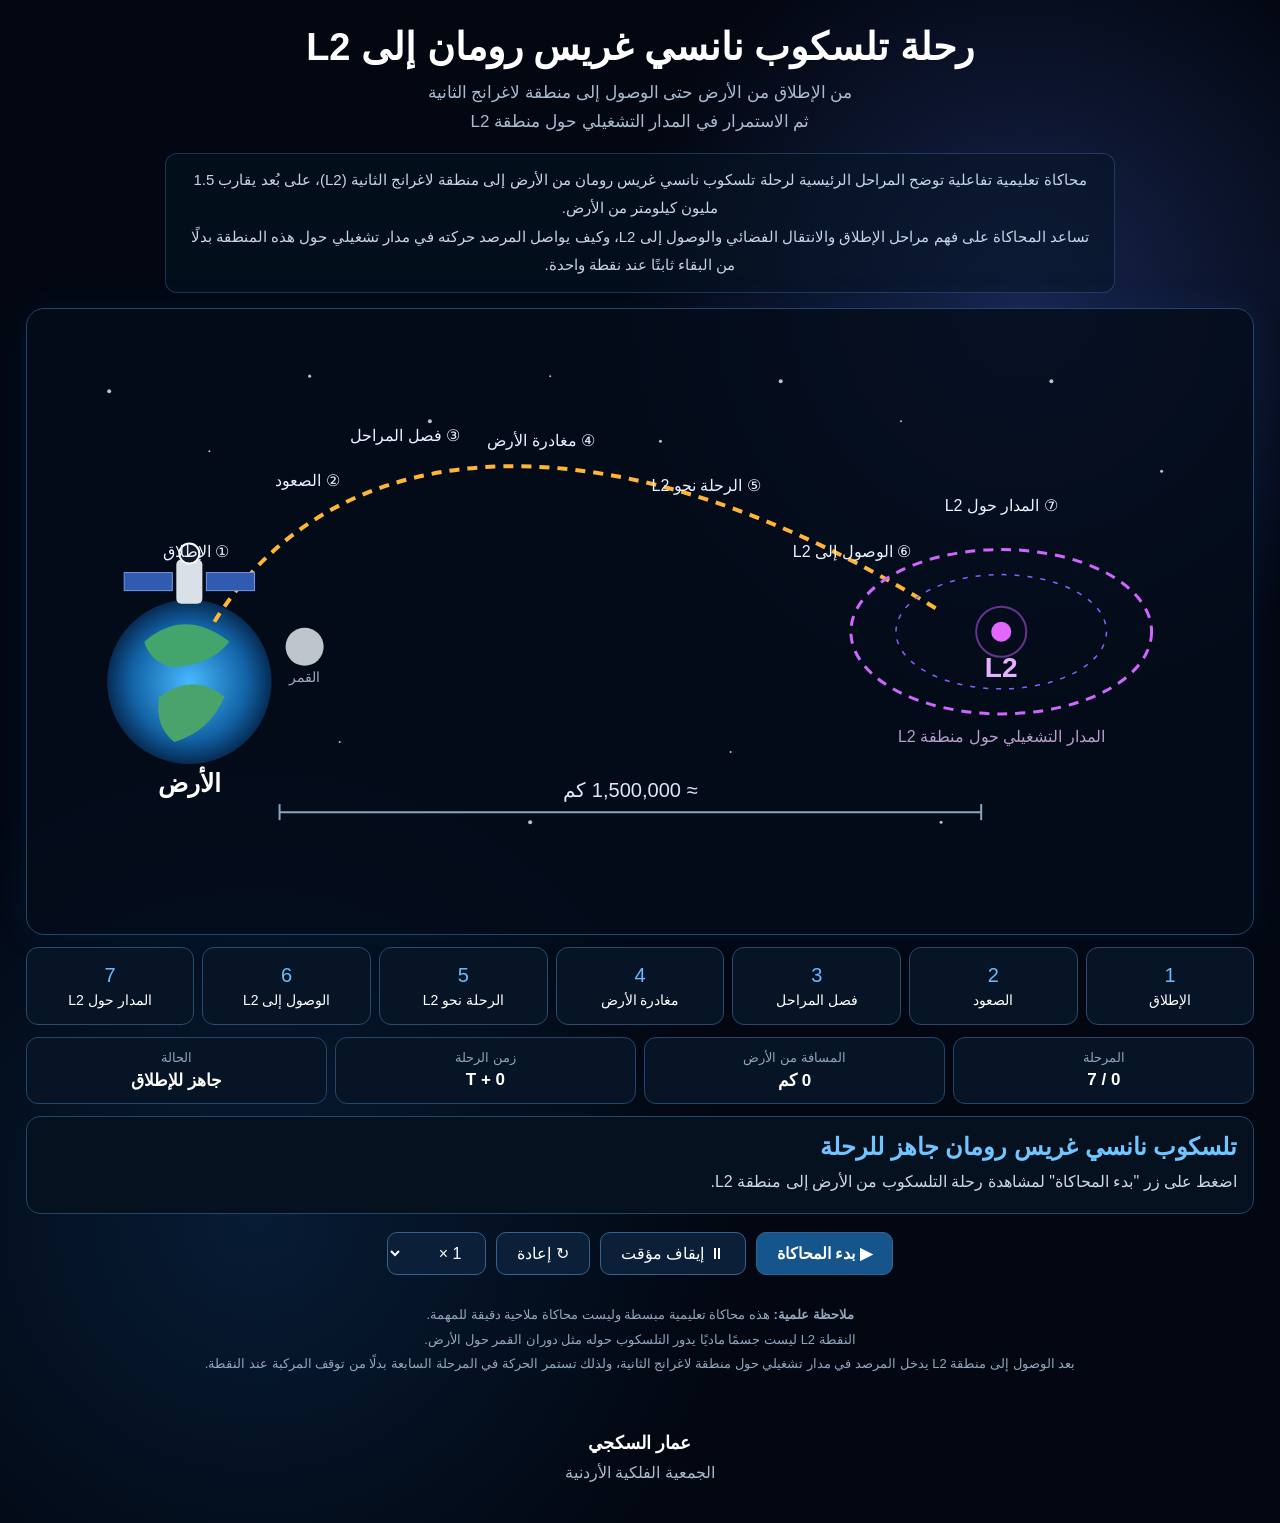
<file: labs/roman-l2/index.html>
<!DOCTYPE html>
<html lang="ar" dir="rtl">

<head>

<meta charset="UTF-8">
<meta name="viewport" content="width=device-width, initial-scale=1.0">

<title>رحلة تلسكوب نانسي غريس رومان إلى L2</title>

<style>

* {
    box-sizing: border-box;
}

body {
    margin: 0;
    font-family: Arial, Tahoma, sans-serif;
    background:
        radial-gradient(circle at 80% 20%, #18244d 0, transparent 25%),
        radial-gradient(circle at 20% 80%, #071c35 0, transparent 30%),
        #020711;
    color: white;
    min-height: 100vh;
}

/* =========================
   HEADER
========================= */

header {
    text-align: center;
    padding: 25px 15px 15px;
}

header h1 {
    margin: 0;
    font-size: clamp(22px, 4vw, 38px);
}

header .subtitle {
    color: #a9bad1;
    margin: 10px 0 0;
    line-height: 1.7;
    font-size: 17px;
}

header .education {
    max-width: 950px;
    margin: 16px auto 0;
    color: #c5d4e6;
    font-size: 15px;
    line-height: 1.9;
    padding: 12px 18px;
    border: 1px solid rgba(72, 129, 180, 0.35);
    background: rgba(7, 20, 38, 0.55);
    border-radius: 12px;
}

/* =========================
   MAIN
========================= */

.wrapper {
    width: min(1400px, 96%);
    margin: auto;
}

.panel {
    border: 1px solid #24466d;
    background: rgba(4, 13, 28, 0.82);
    border-radius: 18px;
    padding: 12px;
    box-shadow: 0 0 35px rgba(0, 90, 180, 0.12);
}

svg {
    width: 100%;
    height: auto;
    display: block;
}

/* =========================
   SPACE
========================= */

.star {
    fill: white;
    opacity: 0.75;
}

#transferPath {
    fill: none;
    stroke: #ffb536;
    stroke-width: 4;
    stroke-dasharray: 10 8;
}

#l2Orbit {
    fill: none;
    stroke: #cf66ff;
    stroke-width: 3;
    stroke-dasharray: 10 8;
}

#l2Orbit2 {
    fill: none;
    stroke: #8e5cff;
    stroke-width: 1.5;
    stroke-dasharray: 5 8;
}

/* =========================
   STAGES
========================= */

.stages {
    display: grid;
    grid-template-columns: repeat(7, 1fr);
    gap: 8px;
    margin-top: 12px;
}

.stage {
    border: 1px solid #284b73;
    background: #071426;
    border-radius: 12px;
    padding: 12px 6px;
    color: white;
    cursor: pointer;
    min-height: 78px;
    transition: 0.25s;
    font-size: 14px;
}

.stage span {
    display: block;
    color: #69baff;
    font-size: 20px;
    margin-bottom: 5px;
}

.stage:hover {
    background: #102b49;
}

.stage.active {
    border-color: #bd64ff;
    background: #291644;
    box-shadow: 0 0 18px rgba(190, 90, 255, 0.45);
}

/* =========================
   INFO
========================= */

.info {
    margin-top: 12px;
    display: grid;
    grid-template-columns: repeat(4, 1fr);
    gap: 8px;
}

.infoBox {
    background: #071426;
    border: 1px solid #24466d;
    border-radius: 12px;
    padding: 12px;
    text-align: center;
}

.infoBox small {
    display: block;
    color: #8da4bd;
    margin-bottom: 5px;
}

.infoBox strong {
    font-size: 17px;
}

/* =========================
   DESCRIPTION
========================= */

.description {
    margin-top: 12px;
    border: 1px solid #24466d;
    border-radius: 14px;
    padding: 16px;
    background: #06111f;
}

.description h2 {
    margin: 0 0 7px;
    color: #70c4ff;
}

.description p {
    margin: 0;
    line-height: 1.8;
    color: #cbd8e8;
}

/* =========================
   CONTROLS
========================= */

.controls {
    display: flex;
    justify-content: center;
    align-items: center;
    flex-wrap: wrap;
    gap: 10px;
    padding: 18px 0;
}

.controls button,
.controls select {
    border: 1px solid #35638d;
    background: #0b2038;
    color: white;
    border-radius: 10px;
    padding: 11px 20px;
    font-size: 16px;
    cursor: pointer;
}

.controls button:hover {
    background: #164a75;
}

#start {
    background: #15558b;
    font-weight: bold;
}

/* =========================
   SCIENTIFIC NOTE
========================= */

.note {
    color: #91a7bd;
    font-size: 13px;
    line-height: 1.9;
    padding: 10px 15px 25px;
    text-align: center;
}

/* =========================
   FOOTER
========================= */

footer {
    text-align: center;
    padding: 25px 10px 35px;
    color: #a9bad1;
    font-size: 16px;
    line-height: 1.8;
}

footer strong {
    color: white;
    font-size: 18px;
}

/* =========================
   MOBILE
========================= */

@media (max-width: 850px) {

    .stages {
        grid-template-columns: repeat(2, 1fr);
    }

    .info {
        grid-template-columns: repeat(2, 1fr);
    }

    header .education {
        font-size: 14px;
    }

}

</style>

</head>


<body>


<!-- =========================
     HEADER
========================= -->

<header>

<h1>
رحلة تلسكوب نانسي غريس رومان إلى L2
</h1>

<p class="subtitle">
من الإطلاق من الأرض حتى الوصول إلى منطقة لاغرانج الثانية
<br>
ثم الاستمرار في المدار التشغيلي حول منطقة L2
</p>

<p class="education">

محاكاة تعليمية تفاعلية توضح المراحل الرئيسية لرحلة
تلسكوب نانسي غريس رومان من الأرض إلى منطقة لاغرانج الثانية (L2)،
على بُعد يقارب 1.5 مليون كيلومتر من الأرض.

<br>

تساعد المحاكاة على فهم مراحل الإطلاق والانتقال الفضائي والوصول إلى L2،
وكيف يواصل المرصد حركته في مدار تشغيلي حول هذه المنطقة
بدلًا من البقاء ثابتًا عند نقطة واحدة.

</p>

</header>



<div class="wrapper">


<!-- =========================
     SPACE SCENE
========================= -->

<div class="panel">

<svg viewBox="0 0 1200 600">

<defs>

<radialGradient id="earthGradient">

<stop
    offset="0%"
    stop-color="#47b9ff"
/>

<stop
    offset="70%"
    stop-color="#1263a5"
/>

<stop
    offset="100%"
    stop-color="#062b54"
/>

</radialGradient>

</defs>


<!-- STARS -->

<g>

<circle class="star" cx="70" cy="70" r="2"/>
<circle class="star" cx="170" cy="130" r="1"/>
<circle class="star" cx="270" cy="55" r="1.5"/>
<circle class="star" cx="390" cy="100" r="2"/>
<circle class="star" cx="510" cy="55" r="1"/>
<circle class="star" cx="620" cy="120" r="1.5"/>
<circle class="star" cx="740" cy="60" r="2"/>
<circle class="star" cx="860" cy="100" r="1"/>
<circle class="star" cx="1010" cy="60" r="2"/>
<circle class="star" cx="1120" cy="150" r="1.5"/>

<circle class="star" cx="300" cy="420" r="1"/>
<circle class="star" cx="490" cy="500" r="2"/>
<circle class="star" cx="690" cy="430" r="1"/>
<circle class="star" cx="900" cy="500" r="1.5"/>

</g>


<!-- =========================
     EARTH
========================= -->

<circle
    cx="150"
    cy="360"
    r="82"
    fill="url(#earthGradient)"
/>


<!-- CONTINENTS -->

<path
    d="
    M105 320
    Q145 285 190 320
    Q170 345 130 345
    Q110 338 105 320Z
    "
    fill="#43a56b"
/>

<path
    d="
    M120 375
    Q155 350 185 375
    Q170 410 135 420
    Q115 405 120 375Z
    "
    fill="#4ba36c"
/>


<text
    x="150"
    y="470"
    text-anchor="middle"
    fill="white"
    font-size="25"
    font-weight="bold">

الأرض

</text>


<!-- =========================
     MOON
========================= -->

<circle
    cx="265"
    cy="325"
    r="19"
    fill="#bfc5cd"
/>

<text
    x="265"
    y="360"
    text-anchor="middle"
    fill="#9caabd"
    font-size="14">

القمر

</text>


<!-- =========================
     TRANSFER PATH
========================= -->

<path
    id="transferPath"
    d="
    M175 300
    C300 100,
    580 90,
    900 290
    "
/>


<!-- =========================
     DISTANCE
========================= -->

<line
    x1="240"
    y1="490"
    x2="940"
    y2="490"
    stroke="#8da4bd"
    stroke-width="2"
/>

<line
    x1="240"
    y1="482"
    x2="240"
    y2="498"
    stroke="#8da4bd"
    stroke-width="2"
/>

<line
    x1="940"
    y1="482"
    x2="940"
    y2="498"
    stroke="#8da4bd"
    stroke-width="2"
/>

<text
    x="590"
    y="475"
    text-anchor="middle"
    fill="#d9e8fa"
    font-size="20">

≈ 1,500,000 كم

</text>


<!-- =========================
     L2
========================= -->

<circle
    cx="960"
    cy="310"
    r="10"
    fill="#e267ff"
/>

<circle
    cx="960"
    cy="310"
    r="25"
    fill="none"
    stroke="#c35cff"
    stroke-width="2"
    opacity="0.5"
/>

<text
    x="960"
    y="355"
    text-anchor="middle"
    fill="#e6b1ff"
    font-size="28"
    font-weight="bold">

L2

</text>


<!-- =========================
     L2 ORBIT
========================= -->

<ellipse
    id="l2Orbit"
    cx="960"
    cy="310"
    rx="150"
    ry="82"
/>

<ellipse
    id="l2Orbit2"
    cx="960"
    cy="310"
    rx="105"
    ry="57"
/>

<text
    x="960"
    y="420"
    text-anchor="middle"
    fill="#b99bcf"
    font-size="16">

المدار التشغيلي حول منطقة L2

</text>


<!-- =========================
     SPACECRAFT
========================= -->

<g
    id="spacecraft"
    transform="translate(150 260)">


<!-- BODY -->

<rect
    x="-13"
    y="-22"
    width="26"
    height="44"
    rx="5"
    fill="#d9e0e8"
/>


<!-- TELESCOPE -->

<circle
    cx="0"
    cy="-28"
    r="10"
    fill="#111827"
    stroke="#ffffff"
    stroke-width="2"
/>


<!-- SOLAR PANELS -->

<rect
    x="-65"
    y="-9"
    width="48"
    height="18"
    fill="#315bb0"
    stroke="#7097e5"
/>

<rect
    x="17"
    y="-9"
    width="48"
    height="18"
    fill="#315bb0"
    stroke="#7097e5"
/>


<!-- ENGINE FLAME -->

<path
    id="flame"
    d="
    M-7 23
    Q0 58
    7 23 Z
    "
    fill="#ff9d20"
    opacity="0"
/>

</g>


<!-- =========================
     STAGE LABELS
========================= -->

<g
    fill="#e8f1ff"
    font-size="16">

<text x="190" y="235">
① الإطلاق
</text>

<text x="300" y="165">
② الصعود
</text>

<text x="420" y="120">
③ فصل المراحل
</text>

<text x="555" y="125">
④ مغادرة الأرض
</text>

<text x="720" y="170">
⑤ الرحلة نحو L2
</text>

<text x="870" y="235">
⑥ الوصول إلى L2
</text>

<text
    x="960"
    y="190"
    text-anchor="middle">

⑦ المدار حول L2

</text>

</g>


</svg>

</div>



<!-- =========================
     SEVEN STAGES
========================= -->

<div class="stages">


<button
    class="stage"
    data-stage="0">

<span>1</span>
الإطلاق

</button>


<button
    class="stage"
    data-stage="1">

<span>2</span>
الصعود

</button>


<button
    class="stage"
    data-stage="2">

<span>3</span>
فصل المراحل

</button>


<button
    class="stage"
    data-stage="3">

<span>4</span>
مغادرة الأرض

</button>


<button
    class="stage"
    data-stage="4">

<span>5</span>
الرحلة نحو L2

</button>


<button
    class="stage"
    data-stage="5">

<span>6</span>
الوصول إلى L2

</button>


<button
    class="stage"
    data-stage="6">

<span>7</span>
المدار حول L2

</button>


</div>



<!-- =========================
     INFORMATION
========================= -->

<div class="info">


<div class="infoBox">

<small>
المرحلة
</small>

<strong id="stageNumber">
0 / 7
</strong>

</div>


<div class="infoBox">

<small>
المسافة من الأرض
</small>

<strong id="distance">
0 كم
</strong>

</div>


<div class="infoBox">

<small>
زمن الرحلة
</small>

<strong id="missionTime">
T + 0
</strong>

</div>


<div class="infoBox">

<small>
الحالة
</small>

<strong id="status">
جاهز للإطلاق
</strong>

</div>


</div>



<!-- =========================
     DESCRIPTION
========================= -->

<div class="description">

<h2 id="title">

تلسكوب نانسي غريس رومان جاهز للرحلة

</h2>

<p id="description">

اضغط على زر "بدء المحاكاة"
لمشاهدة رحلة التلسكوب من الأرض إلى منطقة L2.

</p>

</div>



<!-- =========================
     CONTROLS
========================= -->

<div class="controls">


<button id="start">

▶ بدء المحاكاة

</button>


<button id="pause">

⏸ إيقاف مؤقت

</button>


<button id="reset">

↻ إعادة

</button>


<select id="speed">

<option value="3500">
0.5 ×
</option>

<option
    value="1900"
    selected>
1 ×
</option>

<option value="950">
2 ×
</option>

<option value="400">
5 ×
</option>

</select>


</div>



<!-- =========================
     SCIENTIFIC NOTE
========================= -->

<div class="note">

<strong>
ملاحظة علمية:
</strong>

هذه محاكاة تعليمية مبسطة وليست محاكاة ملاحية دقيقة للمهمة.

<br>

النقطة L2 ليست جسمًا ماديًا يدور التلسكوب حوله
مثل دوران القمر حول الأرض.

<br>

بعد الوصول إلى منطقة L2 يدخل المرصد في مدار تشغيلي
حول منطقة لاغرانج الثانية،
ولذلك تستمر الحركة في المرحلة السابعة
بدلًا من توقف المركبة عند النقطة.

</div>


</div>



<!-- =========================
     JAVASCRIPT
========================= -->

<script>


const spacecraft =
document.getElementById("spacecraft");

const flame =
document.getElementById("flame");

const stageNumber =
document.getElementById("stageNumber");

const distance =
document.getElementById("distance");

const missionTime =
document.getElementById("missionTime");

const status =
document.getElementById("status");

const title =
document.getElementById("title");

const description =
document.getElementById("description");

const speed =
document.getElementById("speed");

const stageButtons =
document.querySelectorAll(".stage");



/* =========================
   MISSION STAGES
========================= */

const stages = [


{

title:
"المرحلة الأولى: الإطلاق",

description:
"تشتعل محركات مركبة الإطلاق وتبدأ رحلة تلسكوب نانسي غريس رومان بعيدًا عن سطح الأرض.",

distance:
"10 كم",

time:
"T + دقائق",

status:
"الإطلاق",

x: 180,

y: 260,

flame: true

},


{

title:
"المرحلة الثانية: الصعود عبر الغلاف الجوي",

description:
"تواصل مركبة الإطلاق الصعود عبر الغلاف الجوي، وتزداد سرعتها بينما تقل كثافة الهواء تدريجيًا.",

distance:
"≈ 100 كم",

time:
"T + دقائق",

status:
"الصعود",

x: 300,

y: 160,

flame: true

},


{

title:
"المرحلة الثالثة: فصل المراحل",

description:
"بعد استهلاك الوقود تنفصل المراحل المستهلكة، مما يقلل كتلة مركبة الإطلاق ويسمح باستمرار الرحلة.",

distance:
"آلاف الكيلومترات",

time:
"T + دقائق",

status:
"فصل المراحل",

x: 430,

y: 115,

flame: true

},


{

title:
"المرحلة الرابعة: بدء مغادرة الأرض",

description:
"بعد انتهاء مرحلة الإطلاق يبدأ تلسكوب رومان مسار الانتقال بعيدًا عن الأرض باتجاه منطقة لاغرانج الثانية.",

distance:
"مئات آلاف كم",

time:
"T + ساعات / أيام",

status:
"الانتقال",

x: 560,

y: 125,

flame: false

},


{

title:
"المرحلة الخامسة: الرحلة نحو L2",

description:
"يواصل المرصد رحلته عبر الفضاء نحو منطقة L2، مع تنفيذ مناورات صغيرة لتصحيح المسار.",

distance:
"≈ 900,000 كم",

time:
"T + أسابيع",

status:
"الرحلة إلى L2",

x: 720,

y: 175,

flame: false

},


{

title:
"المرحلة السادسة: الوصول إلى منطقة L2",

description:
"يصل تلسكوب رومان إلى منطقة لاغرانج الثانية للشمس والأرض، الواقعة على مسافة تقارب 1.5 مليون كيلومتر من الأرض.",

distance:
"≈ 1,500,000 كم",

time:
"الوصول إلى L2",

status:
"الوصول",

x: 870,

y: 235,

flame: true

},


{

title:
"المرحلة السابعة: المدار التشغيلي حول L2",

description:
"لا يتوقف تلسكوب رومان عند L2، بل يستمر في الحركة في مدار تشغيلي حول منطقة لاغرانج الثانية. تستمر الحركة في هذه المحاكاة حتى يتم إيقافها.",

distance:
"≈ 1.5 مليون كم",

time:
"بعد الوصول",

status:
"يدور حول L2",

x: 1110,

y: 310,

flame: false

}

];



/* =========================
   VARIABLES
========================= */

let currentStage = -1;

let timer = null;

let orbitAnimation = null;

let paused = false;

let orbitAngle = 0;

let lastFrame = 0;



/* =========================
   HIGHLIGHT STAGE
========================= */

function highlightStage(index) {

    stageButtons.forEach(
        (button, i) => {

            button.classList.toggle(
                "active",
                i === index
            );

        }
    );

}



/* =========================
   SHOW STAGE
========================= */

function showStage(index) {

    stopOrbit();

    currentStage = index;

    const stage =
    stages[index];


    spacecraft.setAttribute(
        "transform",
        `translate(${stage.x} ${stage.y})`
    );


    flame.setAttribute(
        "opacity",
        stage.flame ? "1" : "0"
    );


    stageNumber.textContent =
    (index + 1) + " / 7";


    distance.textContent =
    stage.distance;


    missionTime.textContent =
    stage.time;


    status.textContent =
    stage.status;


    title.textContent =
    stage.title;


    description.textContent =
    stage.description;


    highlightStage(index);


    if (index === 6) {

        startOrbit();

    }

}



/* =========================
   START SIMULATION
========================= */

function startSimulation() {

    stopAll();

    paused = false;

    currentStage = -1;

    orbitAngle = 0;


    document
    .getElementById("pause")
    .textContent =
    "⏸ إيقاف مؤقت";


    nextStage();

}



/* =========================
   NEXT STAGE
========================= */

function nextStage() {

    if (paused) {
        return;
    }


    if (currentStage < 6) {

        showStage(
            currentStage + 1
        );


        if (currentStage < 6) {

            timer =
            setTimeout(
                nextStage,
                Number(speed.value)
            );

        }

    }

}



/* =========================
   CONTINUOUS ORBIT AROUND L2
========================= */

function startOrbit() {

    stopOrbit();

    lastFrame =
    performance.now();


    function animate(now) {

        if (paused) {

            orbitAnimation =
            null;

            return;

        }


        const delta =
        Math.min(
            60,
            now - lastFrame
        );


        lastFrame = now;


        orbitAngle +=
        delta * 0.00045;


        const centerX =
        960;

        const centerY =
        310;

        const radiusX =
        150;

        const radiusY =
        82;


        const x =
        centerX +
        radiusX *
        Math.cos(orbitAngle);


        const y =
        centerY +
        radiusY *
        Math.sin(orbitAngle);


        const rotation =
        orbitAngle *
        180 /
        Math.PI +
        90;


        spacecraft.setAttribute(
            "transform",
            `translate(${x} ${y}) rotate(${rotation})`
        );


        orbitAnimation =
        requestAnimationFrame(
            animate
        );

    }


    orbitAnimation =
    requestAnimationFrame(
        animate
    );

}



/* =========================
   STOP ORBIT
========================= */

function stopOrbit() {

    if (orbitAnimation) {

        cancelAnimationFrame(
            orbitAnimation
        );

        orbitAnimation =
        null;

    }

}



/* =========================
   STOP EVERYTHING
========================= */

function stopAll() {

    if (timer) {

        clearTimeout(timer);

        timer = null;

    }

    stopOrbit();

}



/* =========================
   PAUSE / CONTINUE
========================= */

document
.getElementById("pause")
.addEventListener(
    "click",
    function() {

        if (!paused) {

            paused = true;

            stopAll();

            this.textContent =
            "▶ متابعة";

            status.textContent =
            "متوقف مؤقتًا";

        }

        else {

            paused = false;

            this.textContent =
            "⏸ إيقاف مؤقت";


            if (currentStage === 6) {

                status.textContent =
                "يدور حول L2";

                startOrbit();

            }

            else {

                timer =
                setTimeout(
                    nextStage,
                    Number(speed.value)
                );

            }

        }

    }
);



/* =========================
   RESET
========================= */

document
.getElementById("reset")
.addEventListener(
    "click",
    resetSimulation
);


function resetSimulation() {

    stopAll();

    paused = false;

    currentStage = -1;

    orbitAngle = 0;


    spacecraft.setAttribute(
        "transform",
        "translate(150 260)"
    );


    flame.setAttribute(
        "opacity",
        "0"
    );


    stageNumber.textContent =
    "0 / 7";


    distance.textContent =
    "0 كم";


    missionTime.textContent =
    "T + 0";


    status.textContent =
    "جاهز للإطلاق";


    title.textContent =
    "تلسكوب نانسي غريس رومان جاهز للرحلة";


    description.textContent =
    'اضغط على زر "بدء المحاكاة" لمشاهدة رحلة التلسكوب من الأرض إلى منطقة L2.';


    document
    .getElementById("pause")
    .textContent =
    "⏸ إيقاف مؤقت";


    highlightStage(-1);

}



/* =========================
   START BUTTON
========================= */

document
.getElementById("start")
.addEventListener(
    "click",
    startSimulation
);



/* =========================
   MANUAL STAGE SELECTION
========================= */

stageButtons.forEach(

    button => {

        button.addEventListener(

            "click",

            function() {

                stopAll();

                paused = false;


                document
                .getElementById("pause")
                .textContent =
                "⏸ إيقاف مؤقت";


                const index =
                Number(
                    this.dataset.stage
                );


                showStage(index);

            }

        );

    }

);

</script>


<!-- =========================
     AUTHOR
========================= -->

<footer>

<strong>
عمار السكجي
</strong>

<br>

الجمعية الفلكية الأردنية

</footer>


</body>

</html>
</file>
<file: assets/css/styles.css>
/* =========================================================
   styles.css — منصة أسبوع الفضاء العالمي
   الألوان كلها متغيّرات في :root — عدّلها لتطابق هوية الجمعية.
   ========================================================= */

:root {
  /* الهوية الرسمية — World Space Week Jordan
     البنفسجي: Pantone 7442 C · الرمادي الفحمي: Pantone Black 7 C */
  --brand: #9327E0;
  --brand-hover: #7C1BC4;
  --brand-light: #C99BF5;      /* بنفسجي فاتح للنصوص على الخلفيات الغامقة */
  --charcoal: #443E3C;

  --night: #150D24;            /* سماء الليل: أسود مائل للبنفسجي */
  --night-2: #241640;
  --violet: var(--brand);      /* الروابط وحالات التمرير */

  /* ألوان دلالية (حالات) — ليست من الهوية، ومستقلة عنها عمدًا */
  --amber: #F0A92E;
  --amber-deep: #B8740F;
  --teal: #1C8C7A;
  --rose: #C2413B;

  /* الأسطح والنص (فاتح) */
  --bg: #F7F6F9;
  --surface: #FFFFFF;
  --surface-2: #EFECF3;
  --ink: var(--charcoal);
  --ink-2: #6E6764;
  --line: #DFDAE5;
  --focus: var(--brand);

  --radius-lg: 18px;
  --radius: 10px;
  --radius-sm: 6px;
  --shadow: 0 1px 2px rgba(15, 21, 53, .06), 0 8px 24px -12px rgba(15, 21, 53, .18);

  --font: "Readex Pro", "Segoe UI", Tahoma, "Noto Sans Arabic", system-ui, sans-serif;
  --step--1: .875rem;
  --step-0: 1rem;
  --step-1: 1.2rem;
  --step-2: 1.5rem;
  --step-3: 2rem;
  --step-4: clamp(2.4rem, 6vw, 4.4rem);

  --wrap: 1120px;
  color-scheme: light;
}

@media (prefers-color-scheme: dark) {
  :root:not([data-theme="light"]) {
    --bg: #110A1D; --surface: #1B1330; --surface-2: #251A3F;
    --ink: #EEEAF3; --ink-2: #B3A9C4; --line: #35294D; --focus: var(--brand-light); --violet: var(--brand-light);
    --shadow: 0 1px 2px rgba(0,0,0,.3), 0 10px 28px -14px rgba(0,0,0,.6);
    color-scheme: dark;
  }
}
:root[data-theme="dark"] {
  --bg: #110A1D; --surface: #1B1330; --surface-2: #251A3F;
  --ink: #EEEAF3; --ink-2: #B3A9C4; --line: #35294D; --focus: var(--brand-light); --violet: var(--brand-light);
  --shadow: 0 1px 2px rgba(0,0,0,.3), 0 10px 28px -14px rgba(0,0,0,.6);
  color-scheme: dark;
}

/* ---------- الأساس ---------- */
*, *::before, *::after { box-sizing: border-box; }
html { -webkit-text-size-adjust: 100%; scroll-padding-top: env(safe-area-inset-top, 0px); height: 100%; }
:root { padding-top: env(safe-area-inset-top, 0px); padding-bottom: env(safe-area-inset-bottom, 0px); }
body {
  margin: 0; min-height: 100%;
  font-family: var(--font); font-size: var(--step-0); line-height: 1.75;
  background: var(--bg); color: var(--ink);
  text-rendering: optimizeLegibility;
}
body.no-scroll { overflow: hidden; }
h1, h2, h3, h4 { line-height: 1.3; margin: 0 0 .5em; font-weight: 600; }
h1 { font-size: var(--step-3); letter-spacing: -.01em; }
h2 { font-size: var(--step-2); }
h3 { font-size: var(--step-1); }
p { margin: 0 0 1em; }
a { color: var(--violet); text-underline-offset: .2em; }

img, video, iframe { max-width: 100%; display: block; }
:focus-visible { outline: 3px solid var(--focus); outline-offset: 2px; border-radius: 4px; }
.sr-only { position: absolute; width: 1px; height: 1px; overflow: hidden; clip: rect(0 0 0 0); white-space: nowrap; }
.muted { color: var(--ink-2); }
.wrap { width: min(100% - 2.5rem, var(--wrap)); margin-inline: auto; }
.page-pad { padding-block: 4rem; }
[dir="ltr"] { text-align: left; }
input[dir="ltr"] { text-align: left; }

/* ---------- الأزرار ---------- */
.btn {
  --b: var(--surface-2); --c: var(--ink);
  display: inline-flex; align-items: center; justify-content: center; gap: .5em;
  min-height: 44px; padding: .5em 1.25em; border: 1px solid transparent; border-radius: 999px;
  background: var(--b); color: var(--c); font: inherit; font-weight: 500; text-decoration: none;
  cursor: pointer; transition: background-color .15s, border-color .15s, transform .1s;
}
.btn:active { transform: translateY(1px); }
.btn:disabled { opacity: .55; cursor: not-allowed; }
.btn--primary { --b: var(--brand); --c: #fff; }
.btn--primary:hover { --b: var(--brand-hover); }
.btn--ghost { --b: transparent; border-color: var(--line); }
.btn--ghost:hover { --b: var(--surface-2); }
.btn--danger { --b: var(--rose); --c: #fff; }
.btn--danger-ghost { --b: transparent; --c: var(--rose); border-color: color-mix(in srgb, var(--rose) 40%, transparent); }
.btn--danger-ghost:hover { --b: color-mix(in srgb, var(--rose) 10%, transparent); }
.btn--onDark { --b: transparent; --c: #fff; border-color: rgba(255,255,255,.45); }
.btn--onDark:hover { --b: rgba(255,255,255,.1); }
.btn--small { min-height: 34px; padding: .2em .9em; font-size: var(--step--1); }
.btn--large { min-height: 52px; padding: .6em 1.8em; font-size: var(--step-1); }
.btn--block { width: 100%; }
.btn.is-busy { position: relative; color: transparent; }
.btn.is-busy::after { content: ""; position: absolute; width: 1.1em; height: 1.1em; border: 2px solid var(--ink-2); border-top-color: transparent; border-radius: 50%; animation: spin .7s linear infinite; }
.btn-group { display: flex; flex-wrap: wrap; gap: .5rem; }
.icon-btn { width: 34px; height: 34px; display: inline-grid; place-items: center; border: 1px solid var(--line); border-radius: 50%; background: var(--surface); color: var(--ink); cursor: pointer; font: inherit; }
.icon-btn:hover:not(:disabled) { background: var(--surface-2); }
.icon-btn:disabled { opacity: .35; cursor: default; }
.linklike { background: none; border: 0; padding: 0; font: inherit; color: inherit; text-decoration: underline; text-underline-offset: .2em; cursor: pointer; }

/* ---------- الشارة (Brand) ---------- */
.brand { display: inline-flex; align-items: center; color: inherit; text-decoration: none; flex: none; }
.brands { display: flex; align-items: center; gap: .9rem; }
.brand__divider { width: 1px; height: 36px; background: var(--line); flex: none; }
.sidebar .brand__divider { background: rgba(255,255,255,.25); height: 30px; }
.brand__logo { height: 46px; width: auto; display: block; }
.brand__logo--jas { height: 52px; }
.brand__logo--white { display: none; }
.sidebar .brands { gap: .6rem; }
.sidebar .brand__logo { height: 34px; }
.sidebar .brand__logo--jas { height: 42px; }
.sidebar .brand__logo--color { display: none; }
.sidebar .brand__logo--white { display: block; }
@media (prefers-color-scheme: dark) {
  :root:not([data-theme="light"]) :is(.topbar, .footer) .brand__logo--color { display: none; }
  :root:not([data-theme="light"]) :is(.topbar, .footer) .brand__logo--white { display: block; }
}

/* ---------- الواجهة العامة ---------- */
.topbar { position: sticky; top: 0; z-index: 20; background: color-mix(in srgb, var(--surface) 94%, transparent); color: var(--ink); border-bottom: 1px solid var(--line); backdrop-filter: blur(8px); padding-top: env(safe-area-inset-top, 0px); top: env(safe-area-inset-top, 0px); }
.topbar__inner { display: flex; align-items: center; justify-content: space-between; gap: 1rem; min-height: 68px; }
.topnav { display: flex; align-items: center; gap: 1.25rem; flex-wrap: wrap; }
.topnav a:not(.btn) { color: var(--ink); text-decoration: none; }
.topnav a:not(.btn):hover { color: var(--violet); }

/* ذيل الصفحة: الشعاران + التواصل */
.footer { margin-top: 5rem; border-top: 1px solid var(--line); background: var(--surface); color: var(--ink-2); font-size: var(--step--1); }
.footer__inner { display: flex; justify-content: space-between; align-items: center; gap: 2rem 3rem; flex-wrap: wrap; padding-block: 2.5rem 2rem; }
.footer__logos { display: flex; align-items: center; gap: 1.1rem; }
.footer .brand__logo { height: 56px; }
.footer .brand__logo--jas { height: 72px; }
.footer__contact { display: flex; flex-direction: column; gap: .6rem; }
.footer__title { margin: 0; font-weight: 600; color: var(--ink); font-size: var(--step-0); }
.footer__mail { display: inline-flex; align-items: center; gap: .5rem; color: var(--ink); text-decoration: none; font-size: var(--step-0); }
.footer__mail:hover { color: var(--violet); }
.footer__social { list-style: none; padding: 0; margin: 0; display: flex; flex-wrap: wrap; gap: .5rem; }
.footer__social a { display: inline-flex; align-items: center; gap: .4rem; min-height: 38px; padding: .2rem .9rem; border: 1px solid var(--line); border-radius: 999px; color: var(--ink); text-decoration: none; }
.footer__social a:hover { border-color: var(--brand); color: var(--violet); }
.footer__icon { width: 1em; height: 1em; flex: none; }
.footer__bottom { display: flex; justify-content: space-between; gap: .5rem 1rem; flex-wrap: wrap; border-top: 1px solid var(--line); padding-block: 1rem 1.5rem; }
.footer__bottom p { margin: 0; }

/* الـHero: سماء الليل ومدار واحد — العنصر البصري المميز للمنصة */
.hero {
  position: relative; overflow: hidden; background: var(--night); color: #fff; isolation: isolate;
  display: grid; grid-template-columns: minmax(0, 1.1fr) minmax(0, .9fr); min-height: min(88vh, 820px);
}
.hero__sky {
  position: absolute; inset: 0; z-index: -1;
  background:
    radial-gradient(1px 1px at 12% 22%, #fff 99%, transparent), radial-gradient(1px 1px at 28% 68%, #fff 99%, transparent),
    radial-gradient(1.5px 1.5px at 44% 14%, #fff 99%, transparent), radial-gradient(1px 1px at 63% 42%, #fff 99%, transparent),
    radial-gradient(1px 1px at 78% 78%, #fff 99%, transparent), radial-gradient(1.5px 1.5px at 88% 18%, #fff 99%, transparent),
    radial-gradient(1px 1px at 6% 84%, #fff 99%, transparent), radial-gradient(1px 1px at 52% 88%, #fff 99%, transparent),
    radial-gradient(1px 1px at 36% 36%, rgba(255,255,255,.6) 99%, transparent), radial-gradient(1px 1px at 94% 56%, rgba(255,255,255,.6) 99%, transparent),
    radial-gradient(1px 1px at 18% 48%, rgba(255,255,255,.5) 99%, transparent), radial-gradient(1px 1px at 70% 8%, rgba(255,255,255,.5) 99%, transparent),
    radial-gradient(ellipse 55% 60% at 90% 0%, #2E1652 0%, transparent 70%),
    var(--night);
}
/* صورة الإطلاق: عمود طولي بجانب النص (يسار الشاشة في الواجهة العربية) */
.hero__photo { position: relative; margin: 0; min-height: 100%; }
.hero__photo img { position: absolute; inset: 0; width: 100%; height: 100%; object-fit: cover; object-position: 50% 30%; }
.hero__photo::after {
  content: ""; position: absolute; inset: 0; pointer-events: none;
  background:
    linear-gradient(to right, transparent 55%, var(--night) 100%),
    linear-gradient(to top, color-mix(in srgb, var(--night) 70%, transparent) 0%, transparent 25%);
}
.hero__credit {
  position: absolute; z-index: 1; bottom: .6rem; inset-inline-end: .8rem; margin: 0;
  font-size: .72rem; color: rgba(255,255,255,.7); text-shadow: 0 1px 3px rgba(0,0,0,.6);
}
.hero__main { display: flex; flex-direction: column; justify-content: center; gap: 2.5rem; padding: clamp(3rem, 7vw, 6rem) max(1.25rem, calc((100vw - var(--wrap)) / 2)) 3rem clamp(1.5rem, 4vw, 3.5rem); }
.hero__content { max-width: 620px; }
.hero__org { font-size: var(--step-0); color: var(--brand-light); margin-bottom: .75rem; }
.hero__title { font-size: clamp(2.3rem, 5vw, 4rem); font-weight: 700; line-height: 1.12; letter-spacing: -.02em; margin-bottom: .4em; text-wrap: balance; }
.hero__tagline { font-size: var(--step-1); color: rgba(255,255,255,.82); max-width: 34ch; }
.hero__actions { display: flex; gap: .75rem; flex-wrap: wrap; margin-top: 2rem; }
.hero__facts dl { display: grid; grid-template-columns: repeat(auto-fit, minmax(160px, 1fr)); gap: 1px; margin: 0; background: rgba(255,255,255,.12); border-radius: var(--radius); overflow: hidden; max-width: 640px; }
.hero__facts dl > div { background: color-mix(in srgb, var(--night) 88%, #fff); padding: 1rem 1.25rem; }
.hero__facts dt { font-size: var(--step--1); color: rgba(255,255,255,.65); }
.hero__facts dd { margin: .2rem 0 0; font-weight: 600; font-size: var(--step-1); }
.hero__facts dd small { display: block; font-weight: 400; font-size: var(--step--1); color: var(--brand-light); }

@media (max-width: 860px) {
  .hero { grid-template-columns: minmax(0, 1fr); min-height: 0; }
  .hero__photo { order: -1; height: 58vh; min-height: 360px; max-height: 560px; }
  .hero__photo::after { background: linear-gradient(to top, var(--night) 0%, transparent 45%); }
  .hero__credit { top: .6rem; bottom: auto; }
  .hero__main { padding: 0 1.25rem 2.5rem; margin-top: -4.5rem; position: relative; gap: 2rem; }
}

.news { padding-top: 3.5rem; }
.news__list { display: grid; gap: 1rem; grid-template-columns: repeat(auto-fit, minmax(260px, 1fr)); }
.news__list--stack { grid-template-columns: 1fr; max-width: 760px; }
.announce { background: var(--surface); border: 1px solid var(--line); border-radius: var(--radius); padding: 1.1rem 1.25rem; }
.announce--pinned { border-inline-start: 4px solid var(--brand); }
.announce header { display: flex; justify-content: space-between; gap: 1rem; align-items: baseline; }
.announce h3 { font-size: var(--step-0); margin: 0; }
.announce time { font-size: var(--step--1); color: var(--ink-2); white-space: nowrap; }
.announce p { margin: .5rem 0 0; color: var(--ink-2); }

.page-head { background: radial-gradient(ellipse 60% 120% at 0% 0%, #3B1C66, transparent 70%), var(--night); color: #fff; padding-block: 3rem 2.5rem; }
.page-head h1 { margin: 0; font-size: clamp(1.8rem, 4vw, 2.6rem); }

/* ---------- المحتوى الديناميكي (CMS) ---------- */
.cms { padding-top: 3rem; }
.cms--app { padding-top: 0; }
.cms-section { padding-block: 2.5rem; border-top: 1px solid var(--line); scroll-margin-top: 90px; }
.cms-section:first-child { border-top: 0; padding-top: 0; }
.cms-section__head { max-width: 62ch; margin-bottom: 1.5rem; }
.cms-section__head h2 { font-size: clamp(1.4rem, 3vw, 1.9rem); margin-bottom: .25em; }
.lede { color: var(--ink-2); font-size: var(--step-1); margin: 0; }
.cms-section__body > * + * { margin-top: 1.5rem; }
.prose { max-width: 66ch; font-size: 1.06rem; line-height: 1.95; }
.prose p:last-child { margin-bottom: 0; }

.c-grid { display: grid; gap: 1rem; grid-template-columns: repeat(auto-fill, minmax(250px, 1fr)); }
.c-image, .c-video, .c-sim, .c-gallery { margin: 0; }
.c-image img { border-radius: var(--radius); width: 100%; }
figcaption { color: var(--ink-2); font-size: var(--step--1); margin-top: .5rem; }
.ratio { position: relative; aspect-ratio: 16 / 9; background: #000; border-radius: var(--radius); overflow: hidden; max-width: 820px; }
.ratio iframe, .ratio video { position: absolute; inset: 0; width: 100%; height: 100%; border: 0; }
.c-sim iframe { width: 100%; border: 1px solid var(--line); border-radius: var(--radius); background: #fff; }
.c-gallery__grid { display: grid; gap: .5rem; grid-template-columns: repeat(auto-fill, minmax(160px, 1fr)); }
.c-gallery__grid img, .c-gallery__grid .media-placeholder { aspect-ratio: 1; object-fit: cover; border-radius: var(--radius-sm); width: 100%; }
.media-placeholder { aspect-ratio: 16 / 9; background: radial-gradient(circle at 70% 30%, #4A2380, var(--night)); }

.c-link { display: flex; flex-direction: column; gap: .2rem; padding: 1rem 1.2rem; border: 1px solid var(--line); border-radius: var(--radius); background: var(--surface); color: var(--ink); text-decoration: none; transition: border-color .15s; }
.c-link:hover { border-color: var(--violet); }
.c-link__title { font-weight: 600; }
.c-link__desc { color: var(--ink-2); font-size: var(--step--1); }
.c-link__host { color: var(--violet); font-size: var(--step--1); margin-top: auto; padding-top: .4rem; direction: ltr; text-align: end; }
.c-link--file .c-link__host { direction: rtl; }

.c-card { display: flex; flex-direction: column; background: var(--surface); border: 1px solid var(--line); border-radius: var(--radius); overflow: hidden; color: var(--ink); text-decoration: none; }
.c-card img, .c-card .media-placeholder { aspect-ratio: 16 / 9; object-fit: cover; width: 100%; }
.c-card__body { padding: 1rem 1.2rem; }
.c-card h4 { margin: 0 0 .3rem; }
.c-card p { margin: 0; color: var(--ink-2); font-size: var(--step--1); }

/* بطاقة المهمة الفضائية — مثال المكوّن المخصص */
.c-mission { display: flex; flex-direction: column; background: var(--night); color: #fff; border-radius: var(--radius-lg); padding: 1.25rem 1.3rem 1rem; position: relative; overflow: hidden; }
.c-mission::after { content: ""; position: absolute; inset-inline-end: -40px; top: -40px; width: 140px; height: 140px; border: 1px solid rgba(201,155,245,.4); border-radius: 50%; }
.c-mission header { position: relative; z-index: 1; }
.c-mission__date { font-size: 2.6rem; font-weight: 700; color: var(--brand-light); line-height: 1; display: block; margin-bottom: .6rem; font-variant-numeric: tabular-nums; }
.c-mission h4 { font-size: var(--step-1); margin: 0; }
.c-mission__agency { font-size: var(--step--1); color: rgba(255,255,255,.65); }
.c-mission img { border-radius: var(--radius-sm); margin-top: .75rem; aspect-ratio: 16/9; object-fit: cover; }
.c-mission p { color: rgba(255,255,255,.85); margin: .8rem 0 1rem; font-size: .95rem; }
.c-mission footer { margin-top: auto; display: flex; justify-content: space-between; gap: .5rem; flex-wrap: wrap; border-top: 1px solid rgba(255,255,255,.14); padding-top: .7rem; font-size: var(--step--1); color: rgba(255,255,255,.65); }
.c-mission footer a { color: var(--brand-light); }

.c-notice { border-radius: var(--radius); padding: 1rem 1.25rem; border: 1px solid; max-width: 760px; }
.c-notice strong { display: block; margin-bottom: .25rem; }
.c-notice p { margin: 0; }
.c-notice p + p { margin-top: .5rem; }
.c-notice--info { background: color-mix(in srgb, var(--violet) 9%, var(--surface)); border-color: color-mix(in srgb, var(--violet) 35%, transparent); }
.c-notice--warn { background: color-mix(in srgb, var(--amber) 14%, var(--surface)); border-color: color-mix(in srgb, var(--amber) 55%, transparent); }
.c-notice--success { background: color-mix(in srgb, var(--teal) 10%, var(--surface)); border-color: color-mix(in srgb, var(--teal) 40%, transparent); }
.c-notice + .c-notice, .dash-head + .c-notice { margin-bottom: 1rem; }

/* الخطوات: تسلسل حقيقي، فالترقيم هنا يحمل معنى */
.c-steps { list-style: none; counter-reset: s; padding: 0; margin: 0; display: grid; gap: 0; max-width: 640px; }
.c-steps li { counter-increment: s; position: relative; padding: 0 3.4rem 1.5rem 0; min-height: 2.6rem; }
.c-steps li::before { content: counter(s); position: absolute; inset-inline-start: 0; top: -.1rem; width: 2.4rem; height: 2.4rem; display: grid; place-items: center; border-radius: 50%; background: var(--brand); color: #fff; font-weight: 700; }
.c-steps li::after { content: ""; position: absolute; inset-inline-start: 1.2rem; top: 2.4rem; bottom: .1rem; width: 1px; background: var(--line); }
.c-steps li:last-child::after { display: none; }

.c-assignment { display: flex; justify-content: space-between; align-items: center; gap: 1.5rem; flex-wrap: wrap; padding: 1.25rem 1.4rem; border: 2px dashed color-mix(in srgb, var(--brand) 55%, var(--line)); border-radius: var(--radius-lg); max-width: 820px; }
.c-assignment strong { font-size: var(--step-1); }
.c-assignment p { margin: .4rem 0 0; }
.c-assignment__due { color: var(--violet); font-weight: 500; }

/* ---------- الدخول والتسجيل ---------- */
.auth { display: grid; gap: 1.5rem; justify-content: center; align-items: start; grid-template-columns: minmax(0, 460px); padding: 3.5rem 1.25rem; }
.auth--wide { grid-template-columns: minmax(0, 620px); }
@media (min-width: 900px) { .auth:not(.auth--wide) { grid-template-columns: 440px 320px; } }
.auth__card { background: var(--surface); border: 1px solid var(--line); border-radius: var(--radius-lg); padding: clamp(1.4rem, 4vw, 2.2rem); box-shadow: var(--shadow); }
.auth__card h1 { font-size: var(--step-2); }
.auth__alt { text-align: center; margin: 1.2rem 0 0; color: var(--ink-2); }
.demo-box { border: 1px dashed var(--line); border-radius: var(--radius); padding: 1rem 1.2rem; font-size: var(--step--1); color: var(--ink-2); }
.demo-box table { border-collapse: collapse; width: 100%; }
.demo-box td { padding: .3rem 0; border-top: 1px solid var(--line); }
.demo-box td[dir="ltr"] { font-size: .8rem; }
.status-card--pending { border-top: 4px solid var(--amber); }
.status-card--rejected, .status-card--disabled { border-top: 4px solid var(--rose); }

/* ---------- النماذج ---------- */
.field { display: block; margin: 0 0 1.1rem; border: 0; padding: 0; min-width: 0; }
.field label, .field legend { display: block; font-weight: 500; margin-bottom: .35rem; padding: 0; }
.req { color: var(--rose); }
input:not([type=checkbox]):not([type=file]), select, textarea {
  width: 100%; font: inherit; color: var(--ink); background: var(--surface);
  border: 1px solid var(--line); border-radius: var(--radius-sm); padding: .6rem .75rem; min-height: 44px;
}
textarea { resize: vertical; line-height: 1.7; }
input:focus, select:focus, textarea:focus { outline: 2px solid var(--focus); outline-offset: 0; border-color: transparent; }
[aria-invalid="true"] { border-color: var(--rose) !important; }
.hint { font-size: var(--step--1); color: var(--ink-2); margin: .3rem 0 0; }
.field-error { color: var(--rose); font-size: var(--step--1); margin: .3rem 0 0; }
.form-error { background: color-mix(in srgb, var(--rose) 10%, var(--surface)); color: var(--rose); padding: .7rem 1rem; border-radius: var(--radius-sm); }
.check { display: flex; gap: .6rem; align-items: flex-start; margin: .6rem 0 1.2rem; cursor: pointer; }
.check input { width: 1.15rem; height: 1.15rem; margin-top: .35rem; accent-color: var(--brand); flex: none; }
.grid-2 { display: grid; gap: 0 1rem; grid-template-columns: repeat(auto-fit, minmax(220px, 1fr)); }
.form-actions { display: flex; gap: .6rem; flex-wrap: wrap; margin-top: 1.25rem; }
.form-actions--sticky { position: sticky; bottom: env(safe-area-inset-bottom, 0px); background: var(--surface); padding: 1rem 0 .5rem; border-top: 1px solid var(--line); }
.form-panel { background: var(--surface); border: 1px solid var(--line); border-radius: var(--radius-lg); padding: clamp(1.2rem, 3vw, 2rem); max-width: 780px; }
.dropzone { display: grid; place-items: center; min-height: 96px; border: 2px dashed var(--line); border-radius: var(--radius); color: var(--ink-2); cursor: pointer; text-align: center; padding: 1rem; }
.dropzone.is-over, .dropzone:hover { border-color: var(--violet); color: var(--ink); }
.dropzone input { position: absolute; width: 1px; height: 1px; opacity: 0; }
.dropzone:focus-within { outline: 3px solid var(--focus); }
.file-list { list-style: none; padding: 0; margin: 0 0 .6rem; display: grid; gap: .4rem; }
.file-list li { display: flex; align-items: center; gap: .75rem; padding: .4rem .5rem .4rem .75rem; background: var(--surface-2); border-radius: var(--radius-sm); }
.file-list li span:first-child { flex: 1; overflow-wrap: anywhere; }
.link-row { display: grid; grid-template-columns: 1fr 1.6fr auto; gap: .5rem; margin-bottom: .5rem; align-items: center; }
@media (max-width: 560px) { .link-row { grid-template-columns: 1fr auto; } .link-row [data-u] { grid-column: 1; grid-row: 2; } }

/* ---------- قوالب اللوحات (طالب / إدارة) ---------- */
.app { display: grid; grid-template-columns: 260px minmax(0, 1fr); min-height: 100%; }
.sidebar {
  position: sticky; top: env(safe-area-inset-top, 0px); height: 100vh; height: 100dvh; overflow-y: auto; display: flex; flex-direction: column; gap: 1.5rem;
  background: var(--night); color: #fff; padding: 1.4rem 1rem;
}
.app--admin .sidebar { background: #1E1530; }
.sidenav { display: flex; flex-direction: column; gap: .15rem; }
.sidenav a { color: rgba(255,255,255,.78); text-decoration: none; padding: .55rem .8rem; border-radius: var(--radius-sm); }
.sidenav a:hover { background: rgba(255,255,255,.07); color: #fff; }
.sidenav a[aria-current="page"] { background: rgba(147,39,224,.28); color: #fff; font-weight: 500; box-shadow: inset -3px 0 0 var(--brand-light); }
.sidebar__user { margin-top: auto; border-top: 1px solid rgba(255,255,255,.12); padding-top: 1rem; display: flex; flex-direction: column; font-size: var(--step--1); }
.sidebar__name { font-weight: 500; }
.sidebar__role { color: rgba(255,255,255,.6); }
.sidebar__links { display: flex; gap: 1rem; margin-top: .6rem; }
.sidebar__links a, .sidebar__links button { color: rgba(255,255,255,.8); }
.app__main { padding: clamp(1.25rem, 3vw, 2.5rem); max-width: 1180px; width: 100%; }
.app__main:focus { outline: none; }

@media (max-width: 860px) {
  .app { grid-template-columns: minmax(0, 1fr); }
  .sidebar { position: sticky; top: 0; height: auto; flex-direction: column; gap: .6rem; padding: .8rem 1rem .4rem; z-index: 20; padding-top: calc(.8rem + env(safe-area-inset-top, 0px)); top: 0; }
  .sidenav { flex-direction: row; overflow-x: auto; scrollbar-width: none; margin-inline: -1rem; padding-inline: 1rem; }
  .sidenav a { white-space: nowrap; }
  .sidenav a[aria-current="page"] { box-shadow: inset 0 -2px 0 var(--brand-light); }
  .sidebar__user { display: none; }
}

.dash-head { margin-bottom: 1.75rem; }
.dash-head h1 { margin-bottom: .2em; }
.dash-head--row { display: flex; justify-content: space-between; align-items: center; gap: 1rem; flex-wrap: wrap; }
.dash-head--row h1 { margin: 0; }
.dash-head__meta { color: var(--ink-2); margin: 0; }
.crumbs { margin: 0 0 .4rem; font-size: var(--step--1); }
.crumbs a { color: var(--ink-2); }

.dash-grid, .detail-grid { display: grid; gap: 1rem; grid-template-columns: repeat(auto-fit, minmax(280px, 1fr)); align-items: start; }
.panel { background: var(--surface); border: 1px solid var(--line); border-radius: var(--radius-lg); padding: 1.25rem 1.4rem; min-width: 0; }
.panel--wide { grid-column: 1 / -1; }
.panel h2 { font-size: var(--step-1); }
.panel__head { display: flex; justify-content: space-between; align-items: baseline; gap: 1rem; }
.panel--deadline { background: var(--night); color: #fff; border-color: var(--night); }
.panel--deadline .muted { color: rgba(255,255,255,.65); }
.panel--danger { border-color: color-mix(in srgb, var(--rose) 35%, var(--line)); }
.big-number { font-size: 3.4rem; font-weight: 700; line-height: 1; color: var(--brand-light); margin: .4rem 0 .6rem; font-variant-numeric: tabular-nums; }
.big-number span { display: block; font-size: var(--step-0); font-weight: 400; color: #fff; margin-top: .4rem; }
.mini-list { list-style: none; padding: 0; margin: 0 0 1rem; }
.mini-list li { display: flex; align-items: center; justify-content: space-between; gap: .75rem; padding: .6rem 0; border-bottom: 1px solid var(--line); }
.mini-list li:last-child { border-bottom: 0; }
.mini-list a { color: var(--ink); }

.stat-row { display: grid; gap: 1rem; grid-template-columns: repeat(auto-fit, minmax(170px, 1fr)); margin-bottom: 1.5rem; }
.stat { display: flex; flex-direction: column; background: var(--surface); border: 1px solid var(--line); border-radius: var(--radius); padding: 1rem 1.2rem; color: var(--ink-2); text-decoration: none; }
a.stat:hover { border-color: var(--violet); }
.stat__n { font-size: 2.1rem; font-weight: 700; color: var(--ink); line-height: 1.2; font-variant-numeric: tabular-nums; }
.stat__n small { font-size: 1rem; color: var(--ink-2); font-weight: 400; }
.stat--alert .stat__n { color: var(--amber-deep); }
.bars { list-style: none; padding: 0; margin: 0; display: grid; gap: .8rem; }
.bars li { display: grid; grid-template-columns: 7rem 1fr 2rem; gap: .75rem; align-items: center; }
.bars__track { height: 10px; background: var(--surface-2); border-radius: 99px; overflow: hidden; }
.bars__fill { display: block; height: 100%; background: var(--teal); border-radius: 99px; }
.bars b { text-align: end; font-variant-numeric: tabular-nums; }

/* الحالات: اللون يحمل المعنى، والنص يبقى موجودًا دائمًا */
.pill { display: inline-block; padding: .1rem .7rem; border-radius: 999px; font-size: .82rem; font-weight: 500; white-space: nowrap; border: 1px solid transparent; }
.pill--draft, .pill--pub-draft, .pill--acc-pending { background: var(--surface-2); color: var(--ink-2); border-color: var(--line); }
.pill--submitted { background: color-mix(in srgb, var(--brand) 14%, transparent); color: var(--violet); }
.pill--under_review, .pill--acc-pending { background: color-mix(in srgb, var(--amber) 20%, transparent); color: var(--amber-deep); border-color: transparent; }
.pill--approved, .pill--acc-active, .pill--pub-published { background: color-mix(in srgb, var(--teal) 15%, transparent); color: var(--teal); }
.pill--needs_revision { background: color-mix(in srgb, var(--amber) 28%, transparent); color: #8A5410; }
.pill--rejected, .pill--acc-rejected, .pill--acc-disabled { background: color-mix(in srgb, var(--rose) 13%, transparent); color: var(--rose); }
.pill--pub-hidden { background: transparent; color: var(--ink-2); border: 1px dashed var(--line); }
@media (prefers-color-scheme: dark) { :root:not([data-theme="light"]) .pill--needs_revision { color: var(--amber); } }

/* ---------- المشاريع ---------- */
.project-list { display: grid; gap: .75rem; max-width: 860px; }
.project-row { display: flex; align-items: center; justify-content: space-between; gap: 1rem; background: var(--surface); border: 1px solid var(--line); border-radius: var(--radius); padding: 1rem 1.25rem; color: var(--ink); text-decoration: none; }
.project-row:hover { border-color: var(--violet); }
.project-row h2 { font-size: var(--step-1); margin: 0 0 .15rem; }
.project-row p { margin: 0; font-size: var(--step--1); }
.toolbar { display: flex; gap: .6rem; flex-wrap: wrap; margin: 0 0 1.5rem; }

/* مسار حالة المشروع — تسلسل حقيقي */
.track { list-style: none; display: grid; grid-template-columns: repeat(4, 1fr); padding: 0; margin: 0 0 1.5rem; counter-reset: t; max-width: 860px; }
.track li { counter-increment: t; position: relative; text-align: center; font-size: var(--step--1); color: var(--ink-2); padding-top: 2.4rem; }
.track li::before { content: counter(t); position: absolute; top: 0; inset-inline-start: 50%; transform: translateX(50%); width: 1.9rem; height: 1.9rem; border-radius: 50%; display: grid; place-items: center; background: var(--surface); border: 2px solid var(--line); color: var(--ink-2); font-weight: 600; z-index: 1; }
.track li::after { content: ""; position: absolute; top: .9rem; inset-inline-start: 50%; width: 100%; height: 2px; background: var(--line); }
.track li:last-child::after { display: none; }
.track li.is-done::before { background: var(--teal); border-color: var(--teal); color: #fff; }
.track li.is-done:has(+ li.is-done)::after { background: var(--teal); }
.track li.is-current { color: var(--ink); font-weight: 600; }
.track li.is-current::before { box-shadow: 0 0 0 4px color-mix(in srgb, var(--teal) 25%, transparent); }
.track li.track--needs_revision.is-current::before { background: var(--amber); border-color: var(--amber); color: #1A1405; }
.track li.track--rejected.is-current::before { background: var(--rose); border-color: var(--rose); }
.kv { margin: 0; display: grid; gap: .5rem; }
.kv > div { display: grid; grid-template-columns: 7.5rem 1fr; gap: .75rem; }
.kv dt { color: var(--ink-2); }
.kv dd { margin: 0; overflow-wrap: anywhere; }
.attach-list { list-style: none; padding: 0; margin: 0; display: grid; gap: .5rem; }
.attach-list li { display: flex; justify-content: space-between; gap: 1rem; }
.history { list-style: none; padding: 0; margin: 0; }
.history li { display: flex; justify-content: space-between; gap: 1rem; padding: .45rem 0; border-bottom: 1px solid var(--line); font-size: var(--step--1); }
.history li:last-child { border: 0; }
.history time { color: var(--ink-2); }
.review-panel { margin-top: 1rem; border: 2px solid var(--violet); }

.toc { display: flex; gap: .5rem; flex-wrap: wrap; margin-bottom: 2rem; }
.toc a { padding: .35rem .9rem; border-radius: 999px; background: var(--surface); border: 1px solid var(--line); color: var(--ink); text-decoration: none; font-size: var(--step--1); }
.toc a:hover { border-color: var(--violet); }

/* ---------- الجداول والفلاتر ---------- */
.filters { display: flex; flex-wrap: wrap; gap: .5rem; margin-bottom: 1rem; }
.filters input { flex: 2 1 240px; }
.filters select { flex: 1 1 150px; width: auto; }
.bulk { display: flex; align-items: center; gap: 1rem; padding: .6rem 1rem; background: color-mix(in srgb, var(--amber) 14%, var(--surface)); border-radius: var(--radius-sm); margin-bottom: 1rem; }
.bulk[hidden] { display: none; }
.table-wrap { position: relative; overflow-x: auto; background: var(--surface); border: 1px solid var(--line); border-radius: var(--radius); }
.table { width: 100%; border-collapse: collapse; font-size: .94rem; }
.table th { text-align: start; font-weight: 500; color: var(--ink-2); background: var(--surface-2); padding: .7rem .9rem; white-space: nowrap; }
.table td { padding: .75rem .9rem; border-top: 1px solid var(--line); vertical-align: top; }
.table--compact td { padding: .45rem .9rem; }
.table tr.is-link { cursor: pointer; }
.table tr.is-link:hover td { background: color-mix(in srgb, var(--violet) 5%, transparent); }
.table a { color: var(--ink); }
.row-actions { white-space: nowrap; }
.row-actions .btn + .btn { margin-inline-start: .3rem; }
.table-count { margin-top: .6rem; font-size: var(--step--1); }

/* ---------- محرر الصفحات (Page Builder) ---------- */
.builder { list-style: none; padding: 0; margin: 0; display: grid; gap: 1rem; }
.builder__section { min-width: 0; background: var(--surface); border: 1px solid var(--line); border-radius: var(--radius-lg); padding: 1rem; }
.builder__section.is-muted { border-style: dashed; }
.builder__section.is-muted > .builder__head .builder__title { opacity: .6; }
.builder__head { display: flex; align-items: center; gap: .9rem; flex-wrap: wrap; }
.builder__title { flex: 1 1 200px; min-width: 0; }
.builder__title h2 { font-size: var(--step-1); margin: 0; }
.builder__title p { margin: 0; font-size: var(--step--1); }
.builder__move { display: flex; flex-direction: column; gap: .25rem; }
.builder__tools { display: flex; gap: .4rem; align-items: center; flex-wrap: wrap; }
.builder__tools select { width: auto; min-height: 34px; padding: .2rem .5rem; font-size: var(--step--1); }
.builder__items { list-style: none; padding: 0; margin: 1rem 0 .75rem; display: grid; gap: .5rem; }
.builder__item { min-width: 0; display: flex; align-items: center; gap: .75rem; flex-wrap: wrap; background: var(--bg); border: 1px solid var(--line); border-radius: var(--radius); padding: .5rem .75rem; }
.builder__item .builder__move { flex-direction: row; }
.builder__item.is-muted { opacity: .65; border-style: dashed; }
.builder__summary { flex: 1 1 180px; min-width: 0; color: var(--ink-2); font-size: var(--step--1); overflow: hidden; text-overflow: ellipsis; white-space: nowrap; }
.type-chip { display: inline-flex; gap: .4rem; align-items: center; font-size: .82rem; font-weight: 500; padding: .15rem .6rem; border-radius: var(--radius-sm); background: var(--surface-2); white-space: nowrap; }
.add-cmp { width: 100%; padding: .7rem; border: 2px dashed var(--line); border-radius: var(--radius); background: none; color: var(--ink-2); font: inherit; cursor: pointer; }
.add-cmp:hover { border-color: var(--brand); color: var(--ink); }
.type-grid { display: grid; gap: .6rem; grid-template-columns: repeat(auto-fill, minmax(140px, 1fr)); }
.type-tile { display: flex; flex-direction: column; align-items: center; gap: .3rem; padding: 1rem .5rem; border: 1px solid var(--line); border-radius: var(--radius); background: var(--surface); color: var(--ink); font: inherit; cursor: pointer; }
.type-tile:hover { border-color: var(--brand); }
.type-tile small { color: var(--violet); }
.type-tile__icon { display: grid; place-items: center; width: 2.4rem; height: 2.4rem; border-radius: 50%; background: var(--brand); color: #fff; font-weight: 700; }
.cmp-editor { display: grid; gap: 1.5rem; grid-template-columns: minmax(0, 1fr) minmax(0, 1fr); }
@media (max-width: 800px) { .cmp-editor { grid-template-columns: 1fr; } }
.cmp-preview { background: var(--bg); border-radius: var(--radius); padding: 1rem; min-width: 0; }
.cmp-preview__label { font-size: var(--step--1); color: var(--ink-2); margin-bottom: .75rem; }
.lib { display: grid; gap: 1rem; grid-template-columns: repeat(auto-fill, minmax(260px, 1fr)); }
.lib__item { background: var(--surface); border: 1px solid var(--line); border-radius: var(--radius); padding: 1rem 1.2rem; }
.lib__item header { display: flex; align-items: center; gap: .6rem; }
.lib__item h2 { font-size: var(--step-0); margin: 0; flex: 1; }
.lib__item p { margin: .4rem 0; font-size: .8rem; }
.lib__item ul { margin: 0; padding-inline-start: 1.1rem; font-size: var(--step--1); }

/* ---------- نوافذ وإشعارات ---------- */
.modal-backdrop { position: fixed; inset: 0; z-index: 50; background: rgba(8, 11, 30, .55); display: grid; place-items: center; padding: 1rem; padding-top: calc(1rem + env(safe-area-inset-top, 0px)); padding-bottom: calc(1rem + env(safe-area-inset-bottom, 0px)); animation: fade .15s; }
.modal { background: var(--surface); color: var(--ink); border-radius: var(--radius-lg); width: min(560px, 100%); max-height: 100%; overflow: auto; box-shadow: 0 30px 80px -20px rgba(0,0,0,.5); animation: rise .2s cubic-bezier(.2,.8,.2,1); }
.modal--wide { width: min(980px, 100%); }
.modal__head { display: flex; justify-content: space-between; align-items: center; padding: 1rem 1.3rem; border-bottom: 1px solid var(--line); position: sticky; top: 0; background: var(--surface); z-index: 1; }
.modal__head h2 { font-size: var(--step-1); margin: 0; }
.modal__body { padding: 1.3rem; }
.confirm-text { font-size: var(--step-1); }
#toasts { position: fixed; bottom: calc(1rem + env(safe-area-inset-bottom, 0px)); inset-inline-start: 50%; transform: translateX(50%); z-index: 60; display: grid; gap: .5rem; width: max-content; max-width: calc(100% - 2rem); }
.toast { background: var(--night); color: #fff; padding: .7rem 1.2rem; border-radius: 999px; box-shadow: var(--shadow); animation: rise .2s; border-inline-start: 4px solid var(--teal); }
.toast--err { border-color: var(--rose); }
.toast.is-leaving { opacity: 0; transition: opacity .3s; }
@keyframes fade { from { opacity: 0; } }
@keyframes rise { from { opacity: 0; transform: translateY(8px); } }
@keyframes spin { to { transform: rotate(360deg); } }

.empty { text-align: center; padding: 3rem 1rem; border: 1px dashed var(--line); border-radius: var(--radius-lg); color: var(--ink-2); }
.empty__title { font-size: var(--step-1); color: var(--ink); font-weight: 600; margin-bottom: .3rem; }
.loading { display: flex; align-items: center; justify-content: center; gap: .8rem; padding: 4rem 1rem; color: var(--ink-2); }
.orbit-spinner { width: 22px; height: 22px; border: 2px solid var(--line); border-top-color: var(--brand); border-radius: 50%; animation: spin .8s linear infinite; }

/* شريط الـPrototype */
.proto-bar { background: var(--amber); color: #1A1405; text-align: center; font-size: .82rem; padding: .3rem 1rem; }
.proto-bar a { color: inherit; }

@media (max-width: 640px) {
  .brand__logo { height: 38px; } .brand__logo--jas { height: 44px; }
  .footer__inner { flex-direction: column; align-items: flex-start; }
  .topbar__inner { flex-direction: column; align-items: flex-start; padding-block: .8rem; gap: .6rem; }
  .topnav { gap: .9rem; font-size: var(--step--1); }
  .kv > div { grid-template-columns: 6rem 1fr; }
  .track li { font-size: .75rem; }
  .bars li { grid-template-columns: 5.5rem 1fr 1.5rem; }
}

@media (prefers-reduced-motion: reduce) {
  *, *::before, *::after { animation-duration: .001ms !important; animation-iteration-count: 1 !important; transition: none !important; }
    }

/* =========================================================
   أوضاع التحرير على الصفحة
   ========================================================= */
#edit-bar {
  position: fixed; z-index: 40; inset-inline-end: 1rem; bottom: calc(1rem + env(safe-area-inset-bottom, 0px));
  display: flex; flex-wrap: wrap; align-items: center; gap: .4rem; max-width: calc(100% - 2rem);
  background: var(--night); color: #fff; padding: .4rem; border-radius: 999px; box-shadow: 0 12px 30px -10px rgba(0,0,0,.5);
}
#edit-bar button {
  display: inline-flex; align-items: center; gap: .5rem; min-height: 38px; padding: .3rem 1rem;
  border: 1px solid rgba(255,255,255,.25); border-radius: 999px; background: transparent; color: #fff; font: inherit; font-size: .9rem; cursor: pointer;
}
#edit-bar button[aria-pressed="true"] { background: var(--amber); border-color: var(--amber); color: #1A1405; }
.edit-bar__dot { width: .55rem; height: .55rem; border-radius: 50%; background: rgba(255,255,255,.45); }
#edit-bar button[aria-pressed="true"] .edit-bar__dot { background: #1A1405; }
.edit-bar__hint { font-size: .8rem; color: rgba(255,255,255,.75); padding-inline: .6rem; }
@media (max-width: 640px) { #edit-bar { border-radius: var(--radius-lg); inset-inline: 1rem; } .edit-bar__hint { flex-basis: 100%; } }

/* تحرير النصوص: كل نص قابل للتعديل محاط بخط متقطع */
body.is-editing-texts [data-t], body.is-editing-texts [data-setting] {
  outline: 1.5px dashed var(--amber); outline-offset: 2px; border-radius: 3px; cursor: text;
}
body.is-editing-texts [data-t]:hover, body.is-editing-texts [data-setting]:hover { background: color-mix(in srgb, var(--amber) 22%, transparent); }

/* تحرير المحتوى على الصفحة */
.ed-banner { border: 1px solid color-mix(in srgb, var(--amber) 55%, transparent); background: color-mix(in srgb, var(--amber) 12%, var(--surface)); border-radius: var(--radius); padding: .7rem 1rem; margin-bottom: 1.5rem; font-size: var(--step--1); }
.ed-section { position: relative; outline: 1px dashed color-mix(in srgb, var(--violet) 45%, transparent); outline-offset: .75rem; border-radius: 4px; margin-block: 1.25rem; }
.ed-section.is-muted > .cms-section__head, .ed-section.is-muted > .cms-section__body { opacity: .5; }
.ed-cmp { position: relative; border: 1px dashed var(--line); border-radius: var(--radius); padding: .5rem; min-width: 0; }
.ed-cmp.is-muted > :not(.ed-tools) { opacity: .45; }
.ed-cmp:hover { border-color: var(--violet); }
.ed-tools { display: flex; flex-wrap: wrap; align-items: center; gap: .3rem; margin-bottom: .5rem; font-size: .8rem; }
.ed-tools--section { margin-bottom: 1rem; }
.ed-tools__label { font-weight: 600; color: var(--violet); margin-inline-end: .25rem; }
@media (prefers-color-scheme: dark) { :root:not([data-theme="light"]) .ed-tools__label { color: var(--brand-light); } }
.ed-btn { min-height: 30px; padding: .1rem .7rem; border: 1px solid var(--line); border-radius: 999px; background: var(--surface); color: var(--ink); font: inherit; font-size: .8rem; cursor: pointer; }
.ed-btn:hover:not(:disabled) { border-color: var(--violet); }
.ed-btn:disabled { opacity: .35; cursor: default; }
.ed-btn--danger { color: var(--rose); }
.cms-section .add-cmp { margin-top: 1rem; }
.add-section { display: block; width: 100%; margin-top: 2rem; padding: 1.1rem; border: 2px dashed var(--brand); border-radius: var(--radius-lg); background: color-mix(in srgb, var(--brand) 5%, transparent); color: var(--ink); font: inherit; font-weight: 500; cursor: pointer; }
.add-section:hover { background: color-mix(in srgb, var(--brand) 12%, transparent); }

/* التسجيل: الإقليم أولًا ثم المدرسة */
.school-pick select { margin-top: .6rem; }
.region-choice { display: grid; grid-template-columns: repeat(3, 1fr); gap: .5rem; }
.region-chip { position: relative; cursor: pointer; }
.region-chip input { position: absolute; opacity: 0; inset: 0; }
.region-chip span { display: grid; place-items: center; min-height: 48px; padding: .4rem; text-align: center; border: 1px solid var(--line); border-radius: var(--radius); background: var(--surface); transition: border-color .15s, background-color .15s; }
.region-chip input:checked + span { border: 2px solid var(--brand); background: color-mix(in srgb, var(--brand) 10%, var(--surface)); font-weight: 600; }
.region-chip input:focus-visible + span { outline: 3px solid var(--focus); outline-offset: 2px; }
.check span { flex: 1; }
.temp-pass code { font-size: 1.3rem; letter-spacing: .08em; background: var(--surface-2); padding: .1rem .5rem; border-radius: var(--radius-sm); }

/* =========================================================
   مكوّن "مختبر تفاعلي"
   ========================================================= */
.c-lab { display: flex; flex-direction: column; background: var(--surface); border: 1px solid var(--line); border-radius: var(--radius-lg); overflow: hidden; min-width: 0; }
.c-lab__media { position: relative; display: block; aspect-ratio: 16 / 10; background: var(--night); overflow: hidden; }
.c-lab__media img, .c-lab__media .media-placeholder { width: 100%; height: 100%; object-fit: cover; object-position: top; transition: transform .3s ease; }
.c-lab__media:hover img { transform: scale(1.03); }
.c-lab__play { position: absolute; inset: 0; margin: auto; width: 54px; height: 54px; display: grid; place-items: center; border-radius: 50%; background: color-mix(in srgb, var(--brand) 88%, transparent); color: #fff; font-size: 1.2rem; box-shadow: 0 6px 20px rgba(0,0,0,.35); padding-left: 4px; }
.c-lab__body { display: flex; flex-direction: column; gap: .35rem; padding: 1rem 1.15rem 1.1rem; flex: 1; }
.c-lab__tags { display: flex; gap: .35rem; flex-wrap: wrap; }
.c-lab h4 { font-size: var(--step-1); margin: .15rem 0 0; }
.c-lab p { margin: 0; color: var(--ink-2); font-size: .95rem; line-height: 1.75; }
.c-lab__note { font-size: var(--step--1) !important; color: var(--amber-deep) !important; }
.c-lab footer { margin-top: auto; padding-top: .75rem; display: flex; justify-content: space-between; align-items: center; gap: .75rem; flex-wrap: wrap; }
.c-lab__author { font-size: var(--step--1); color: var(--ink-2); }
.c-grid:has(> .c-lab), .c-grid:has(> .ed-cmp > .c-lab) { grid-template-columns: repeat(auto-fill, minmax(290px, 1fr)); gap: 1.25rem; }
@media (prefers-reduced-motion: reduce) { .c-lab__media img { transition: none; } }

/* رسالة "يفتح التسجيل قريبًا" في الواجهة */
.hero__soon { flex-basis: 100%; margin: 0 0 .25rem; color: var(--brand-light); font-weight: 500; font-size: var(--step-1); }
</file>
